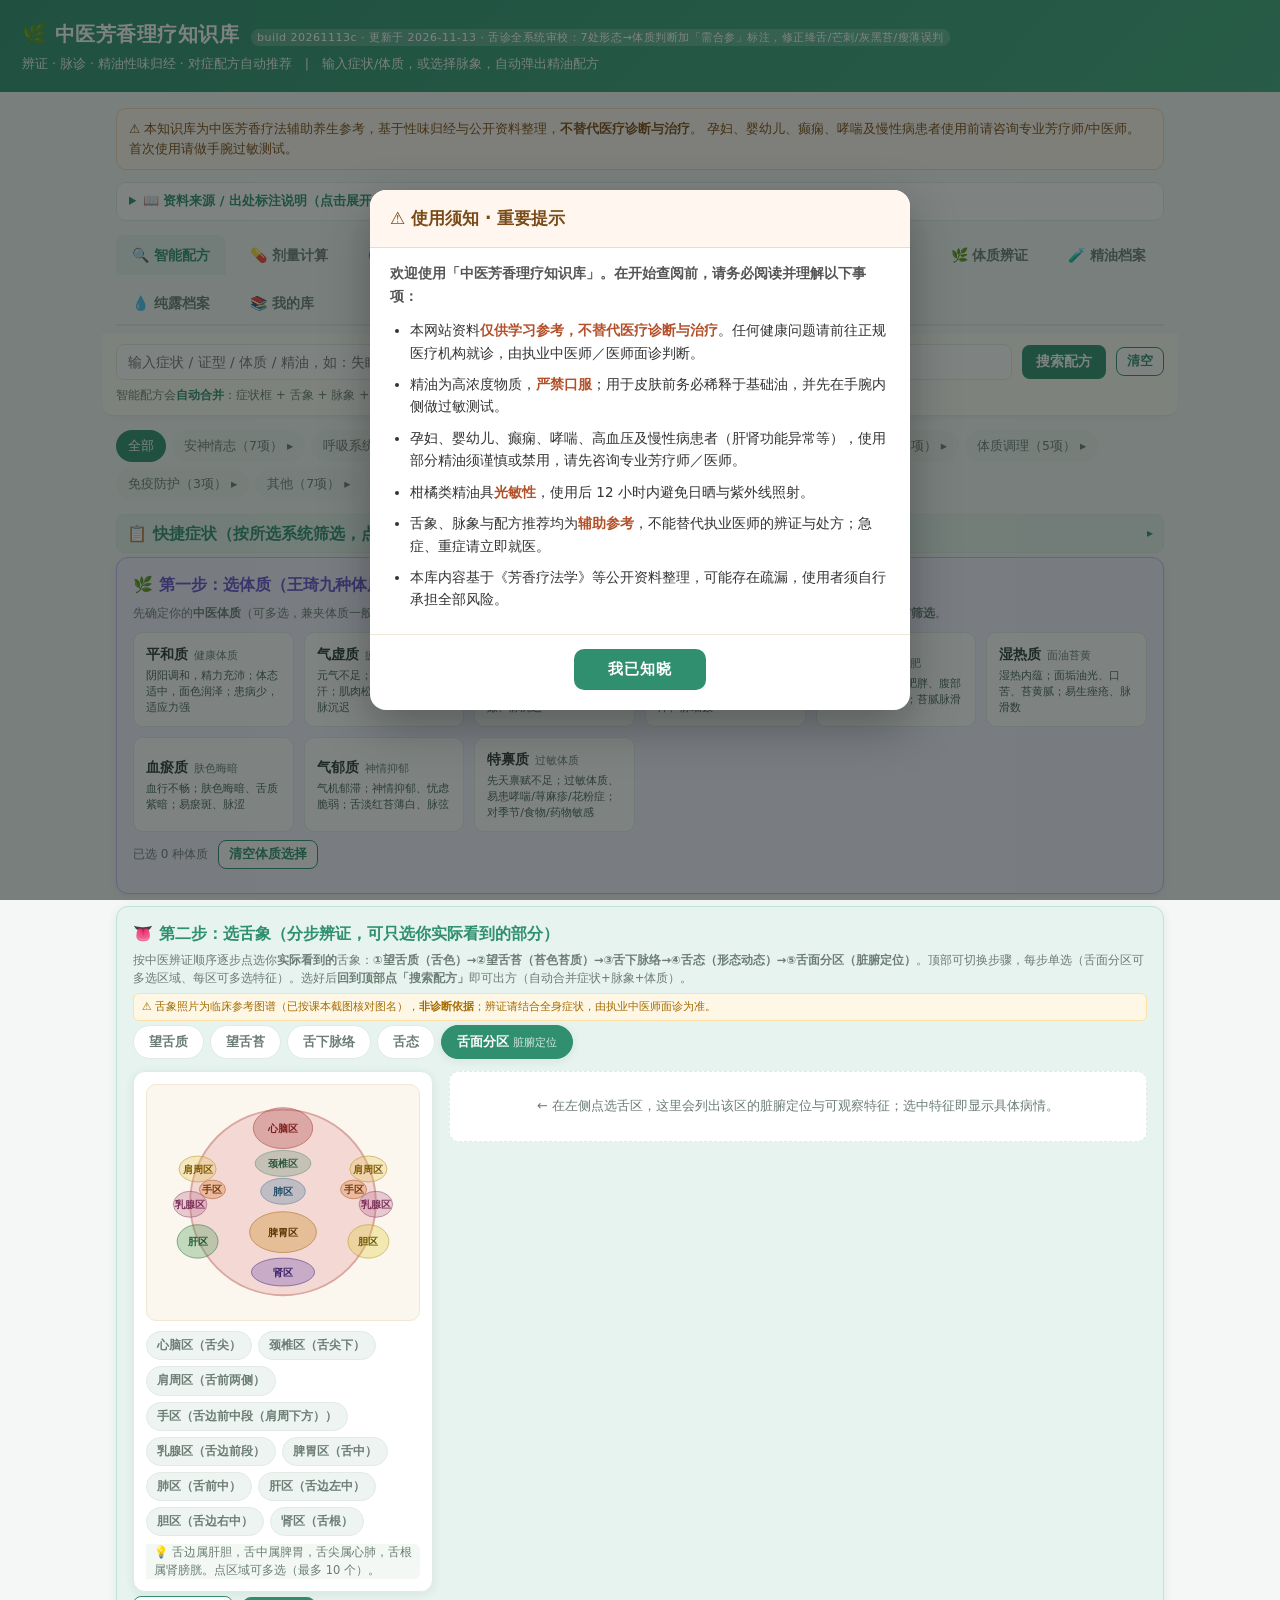
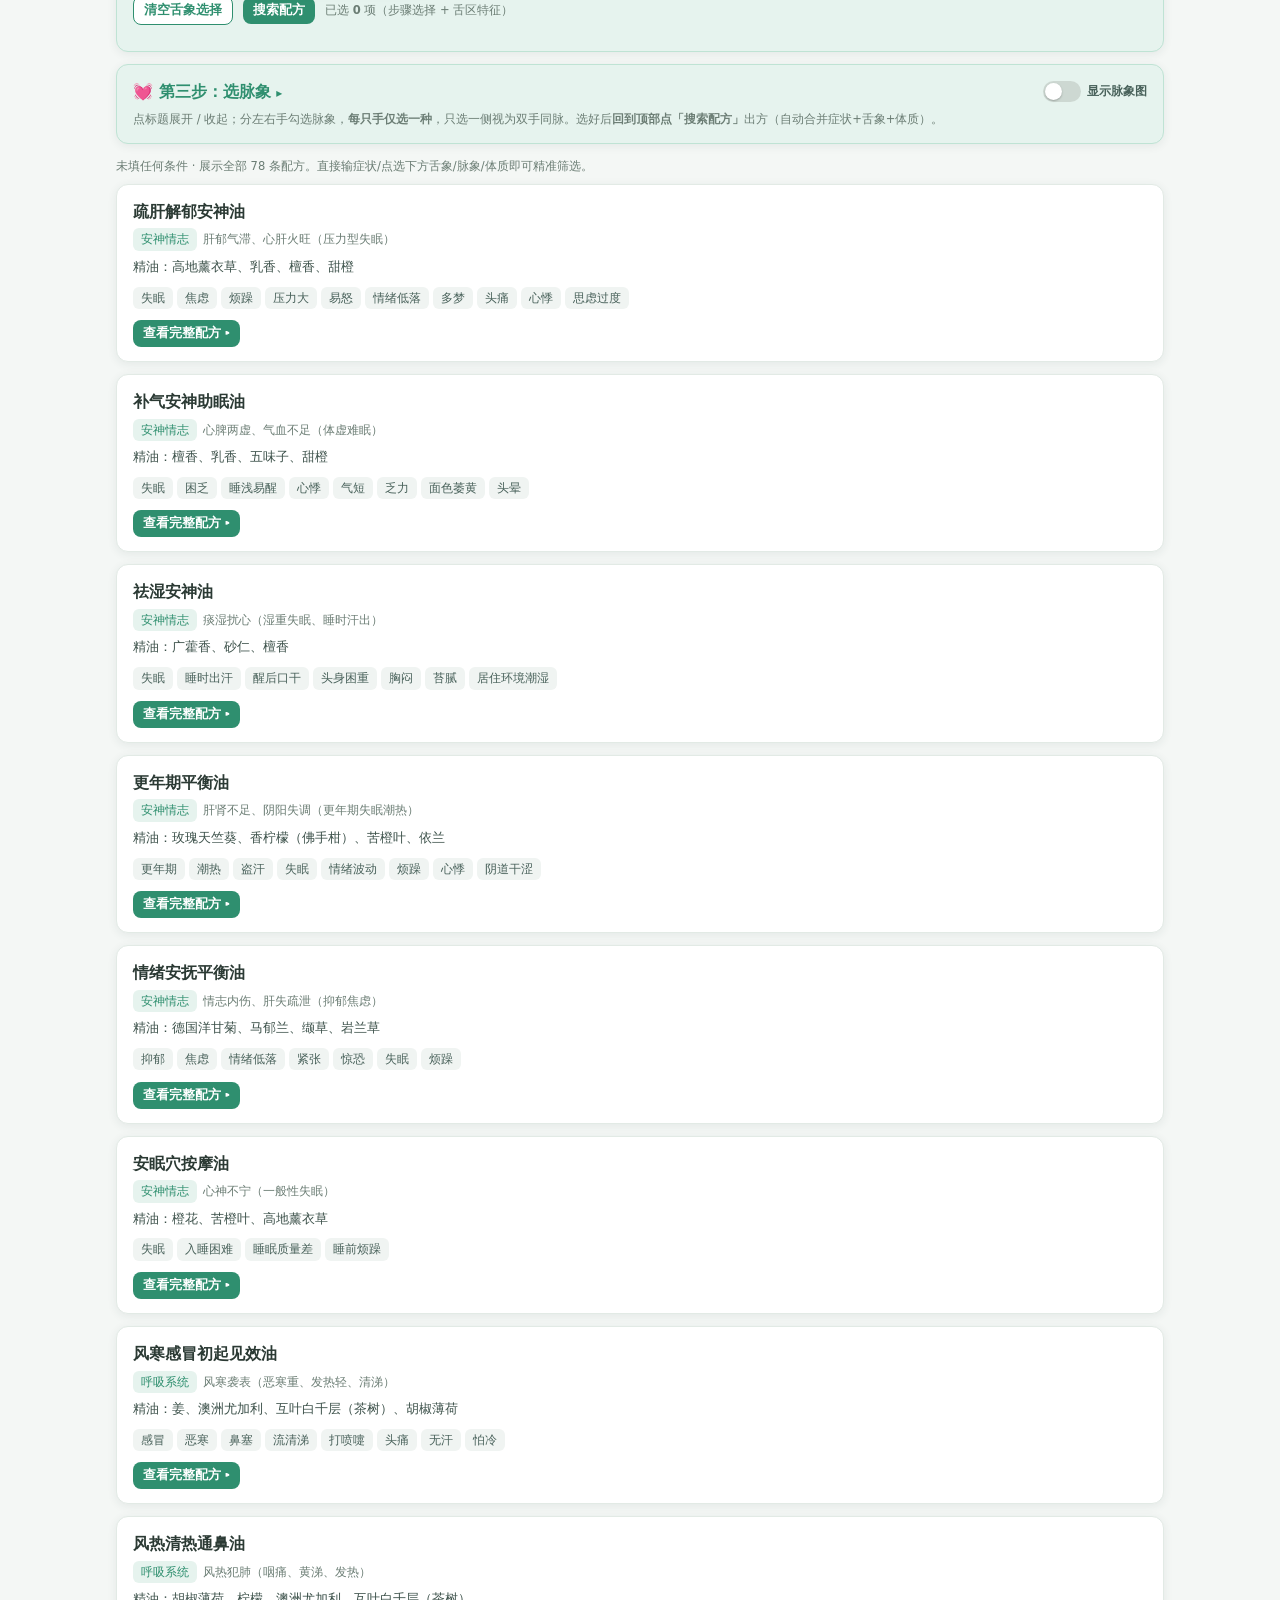
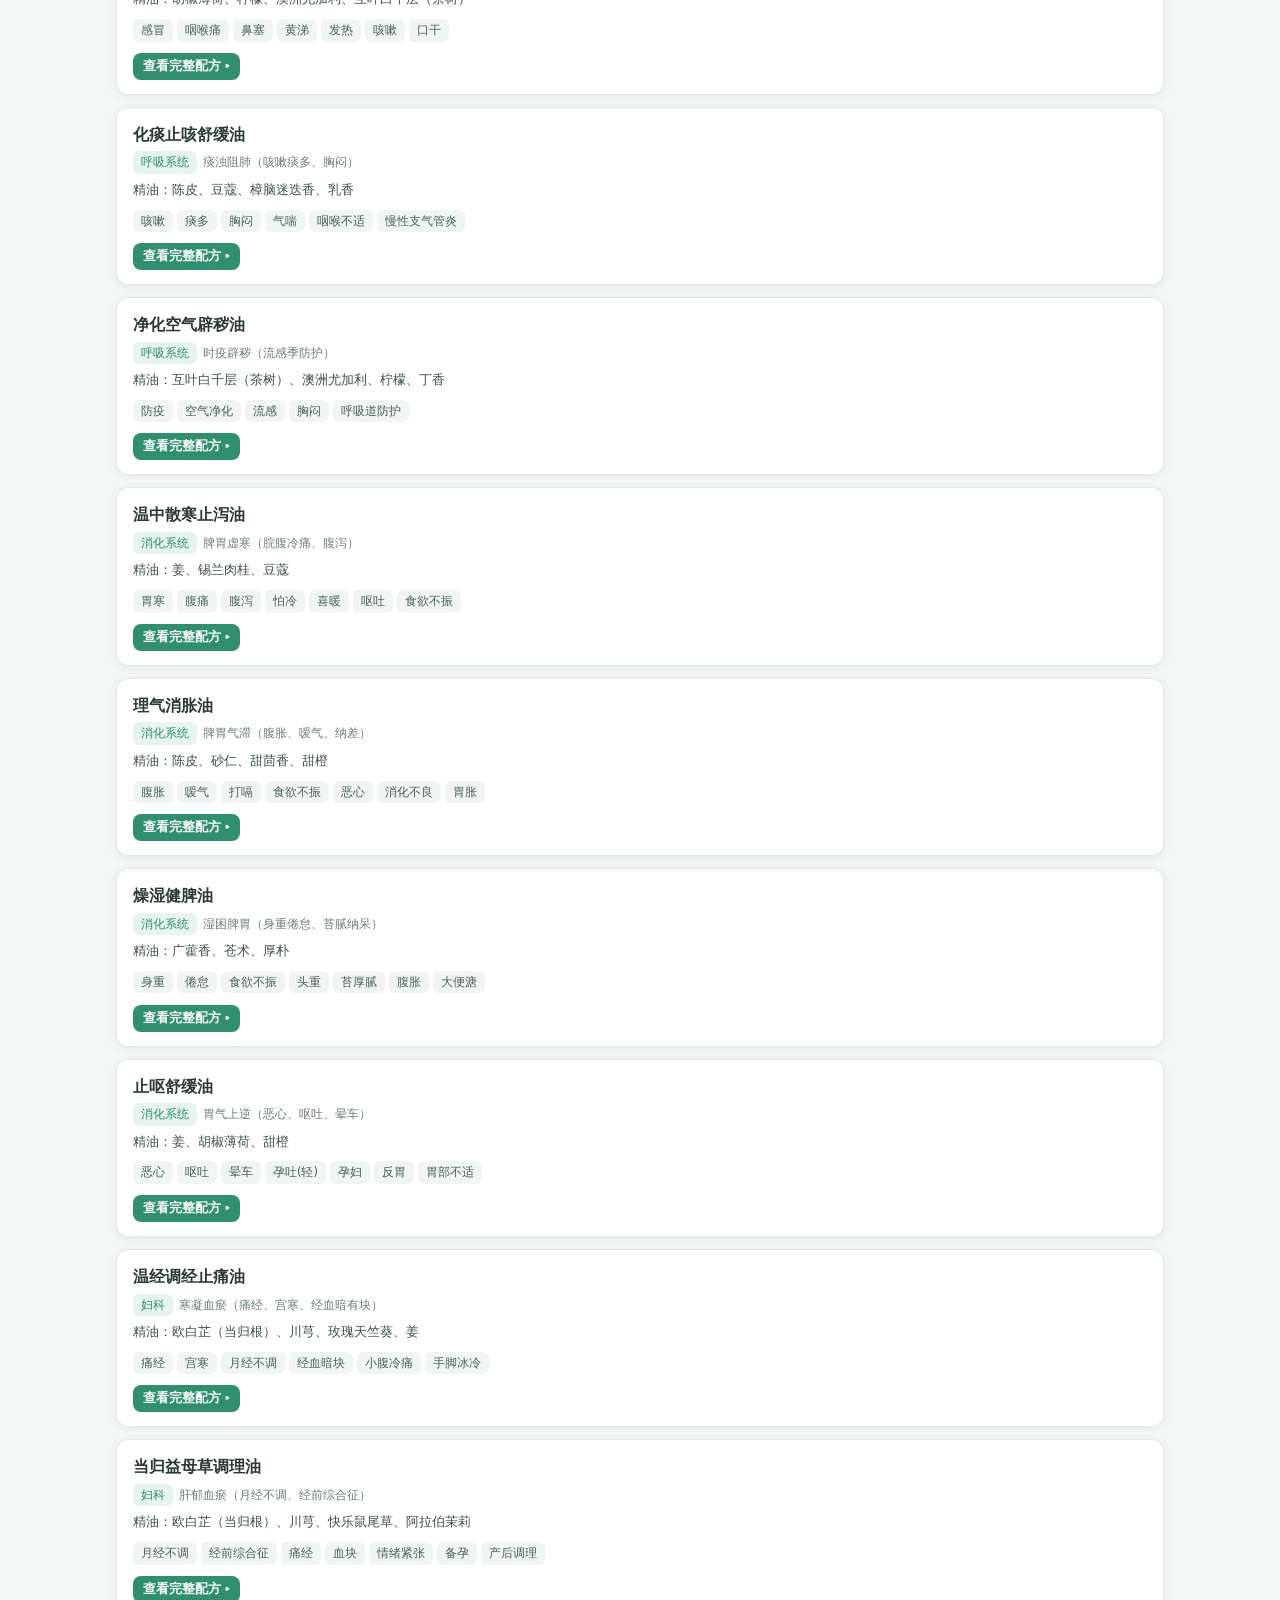
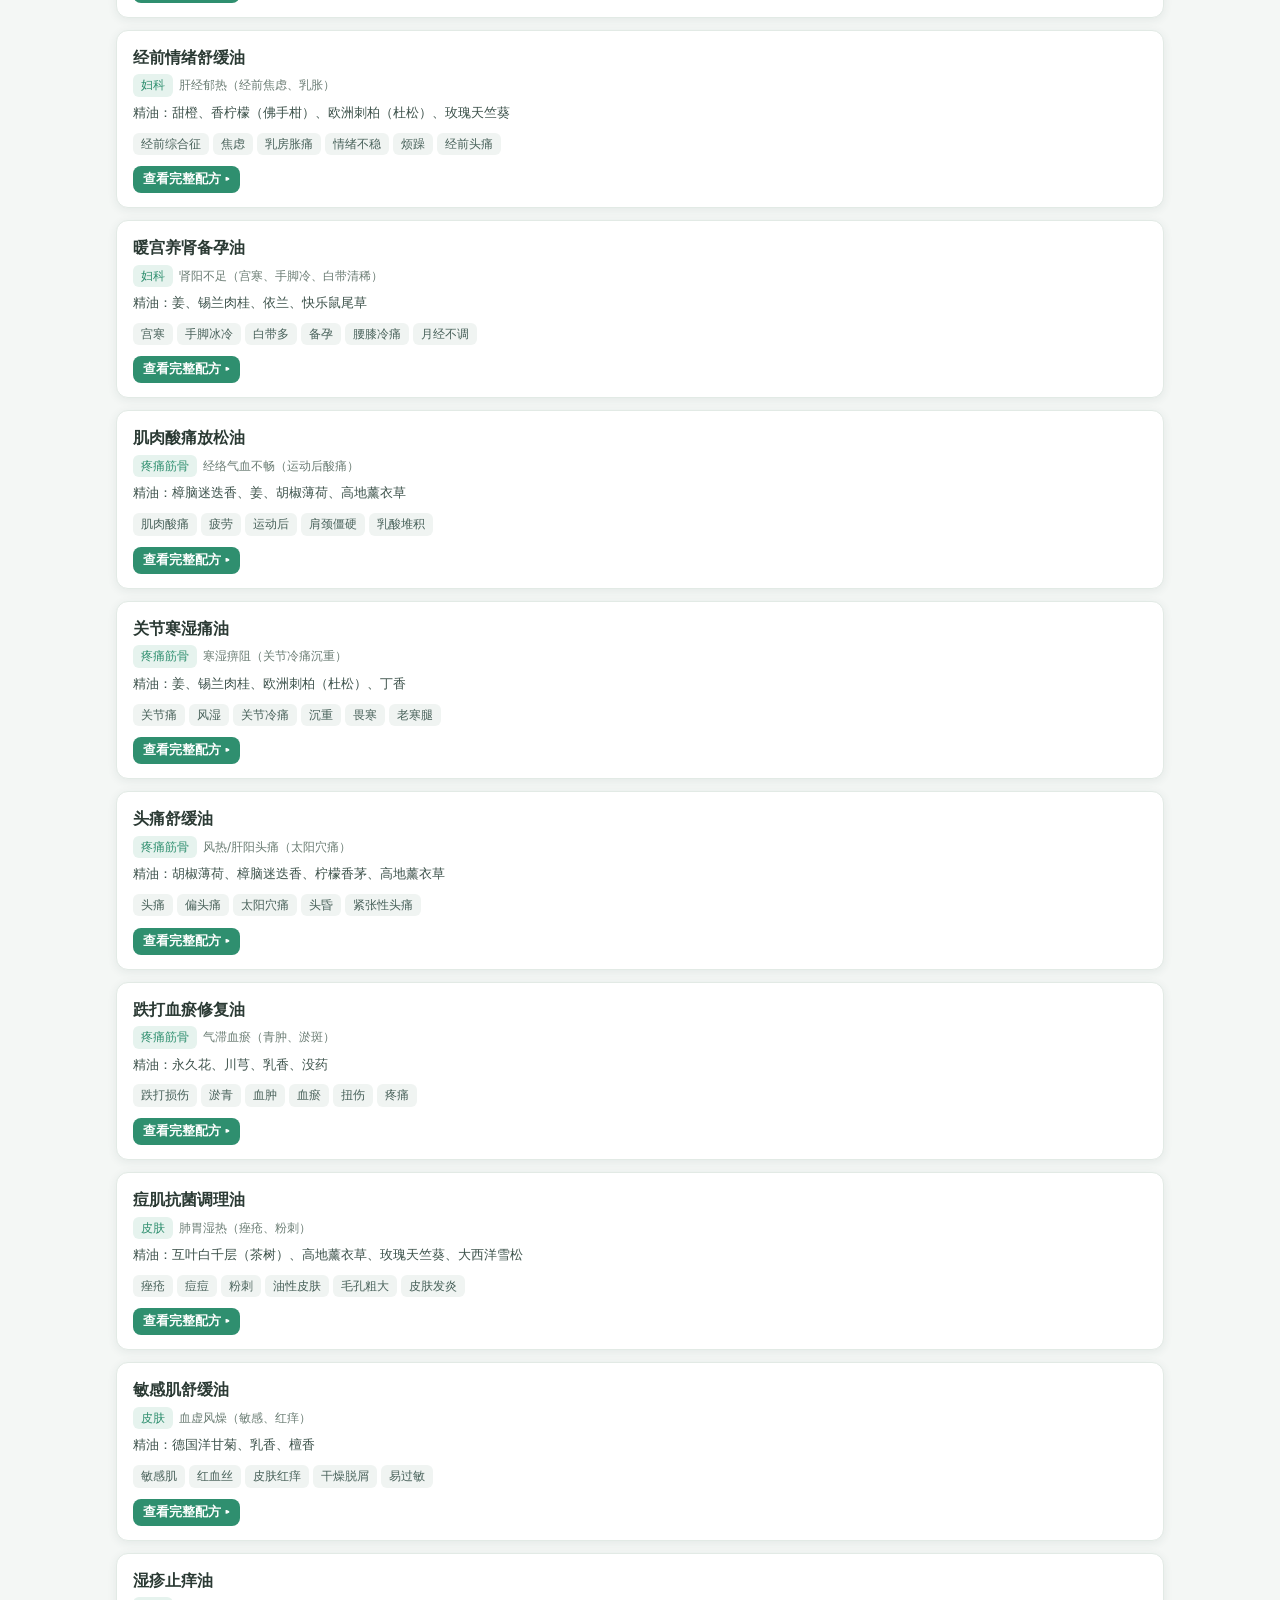
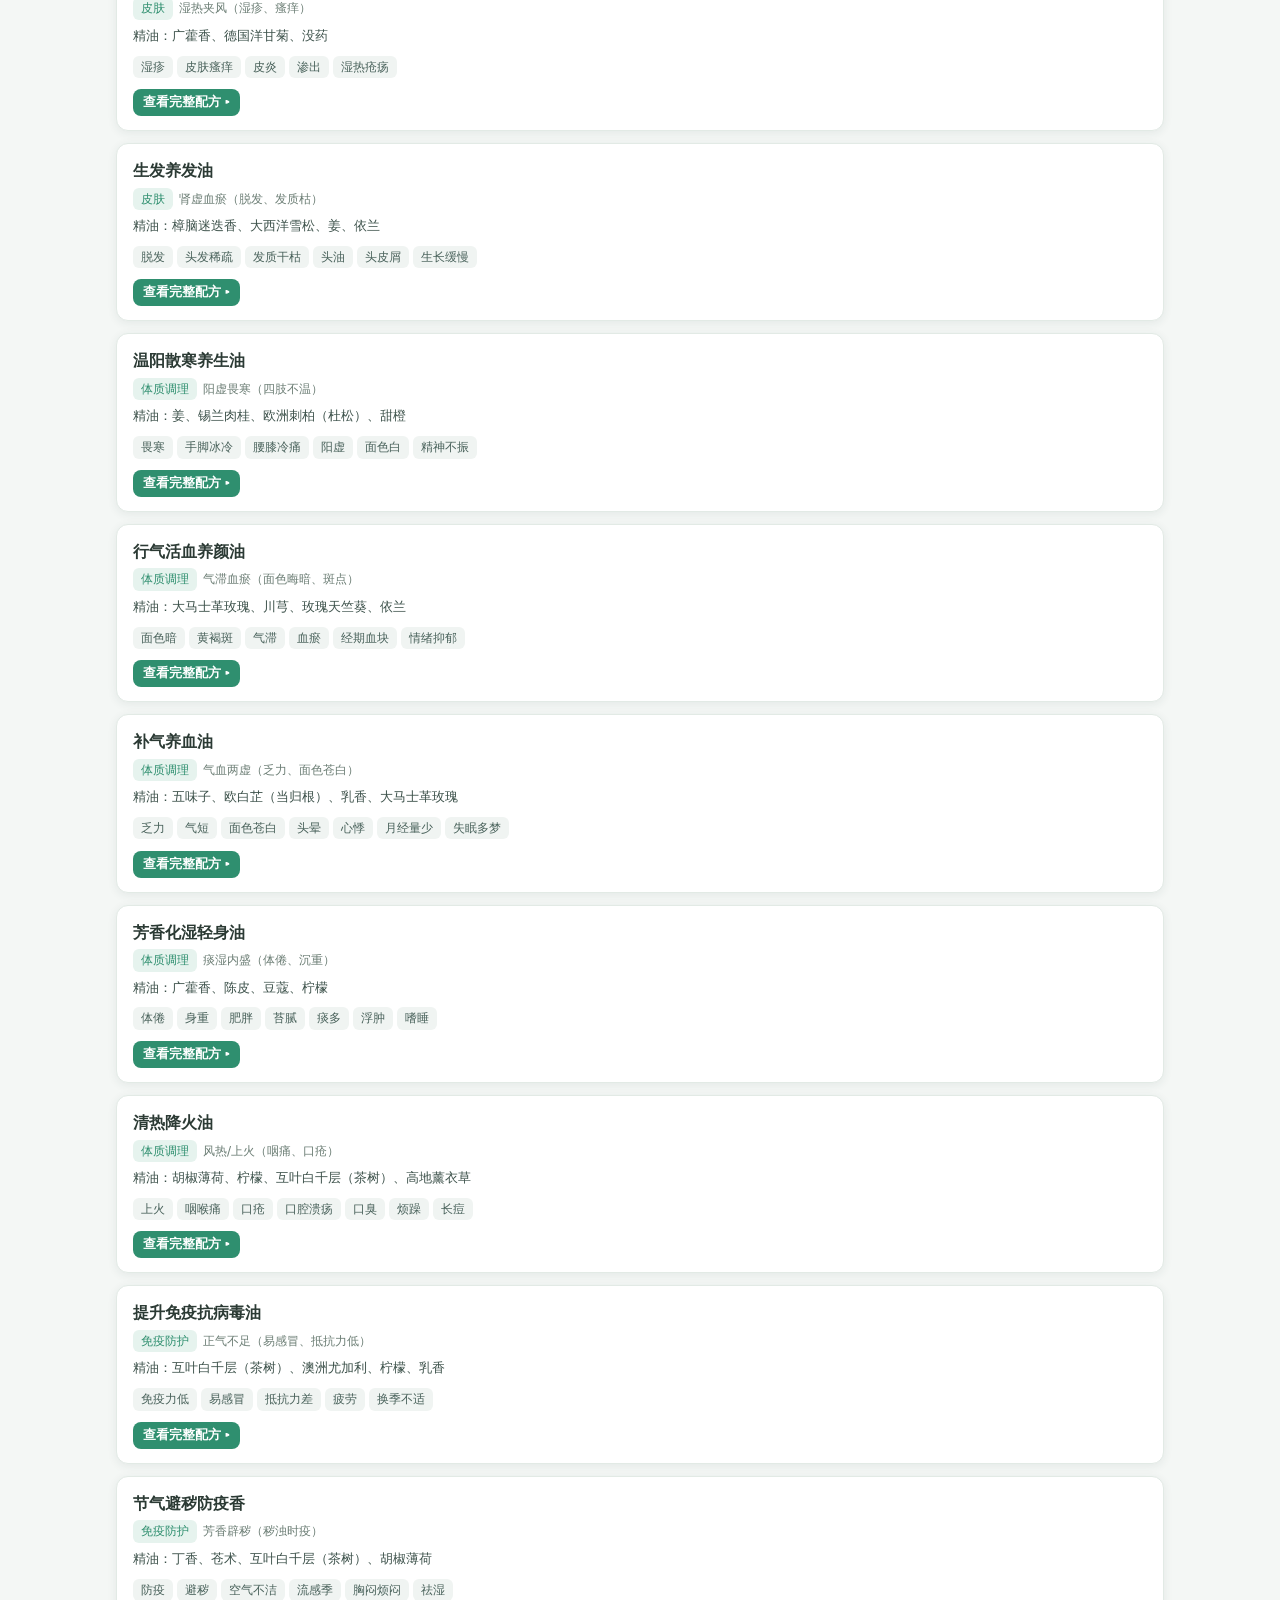
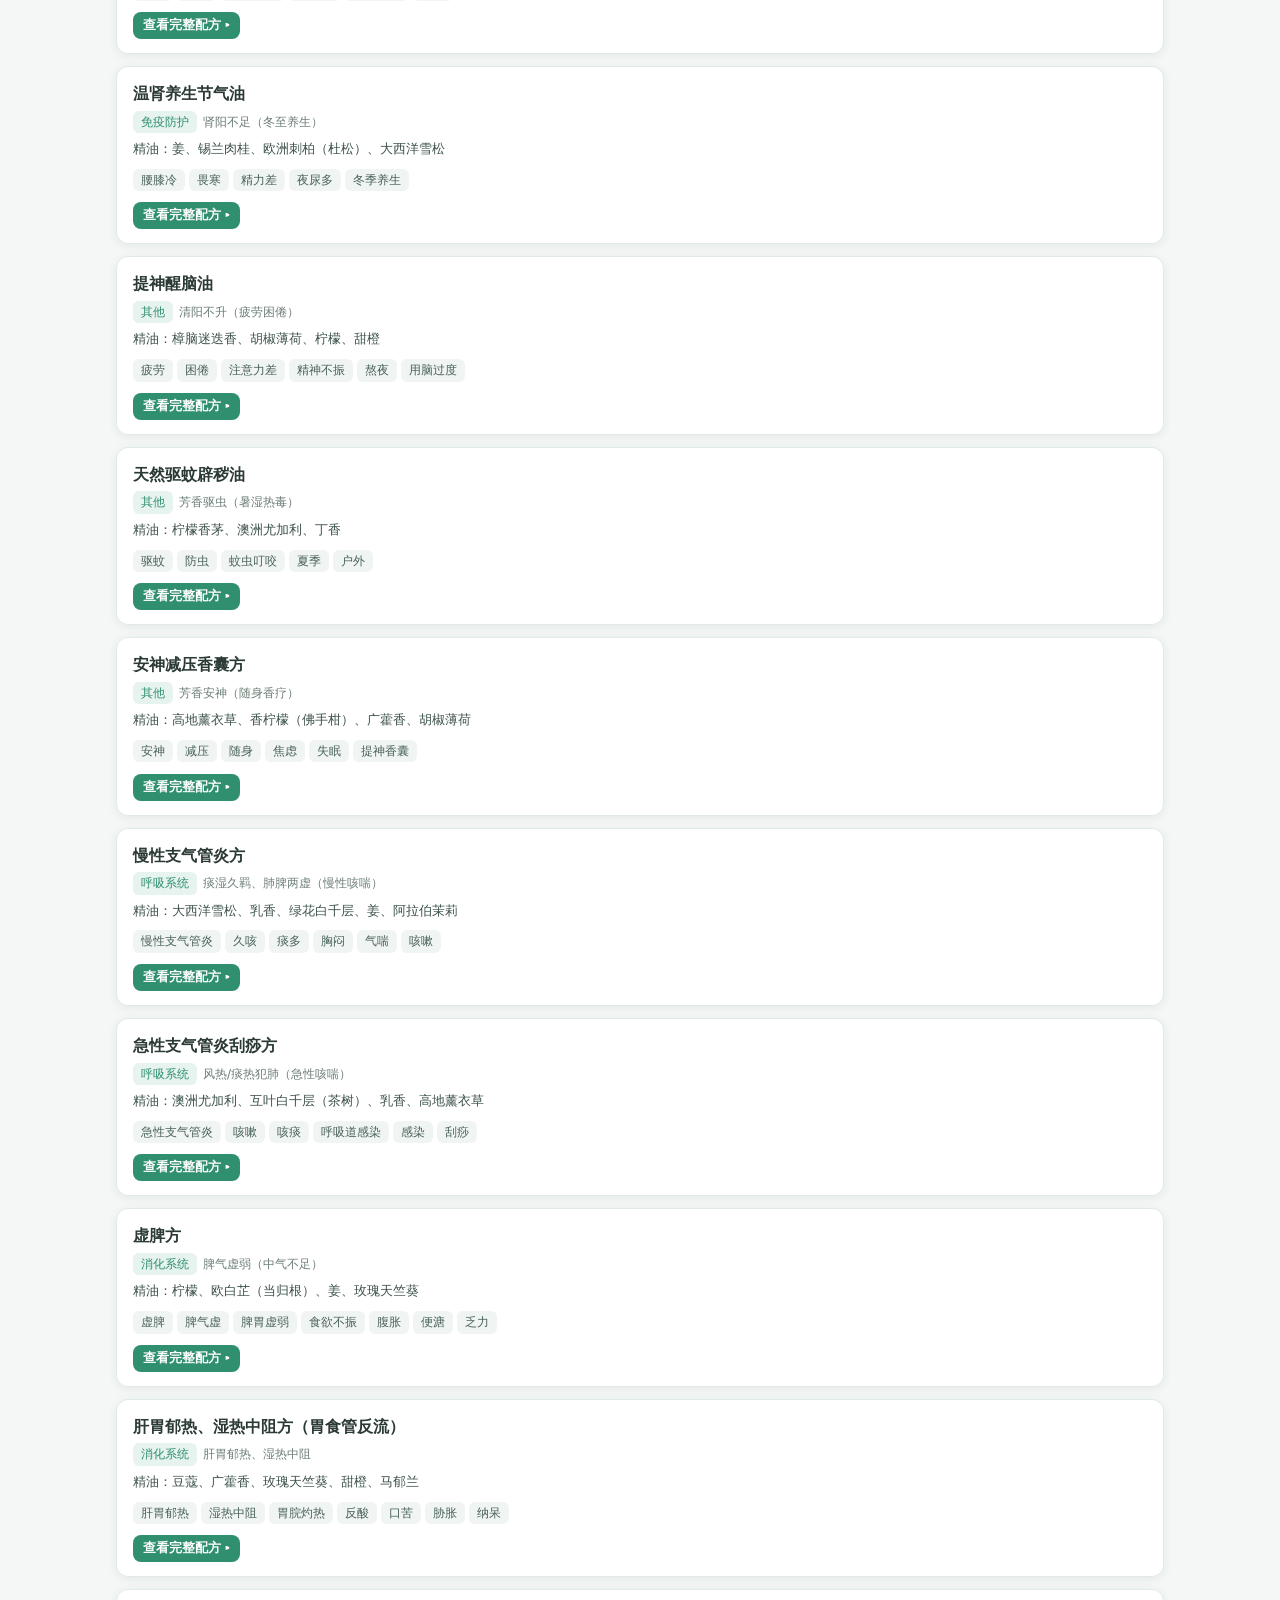
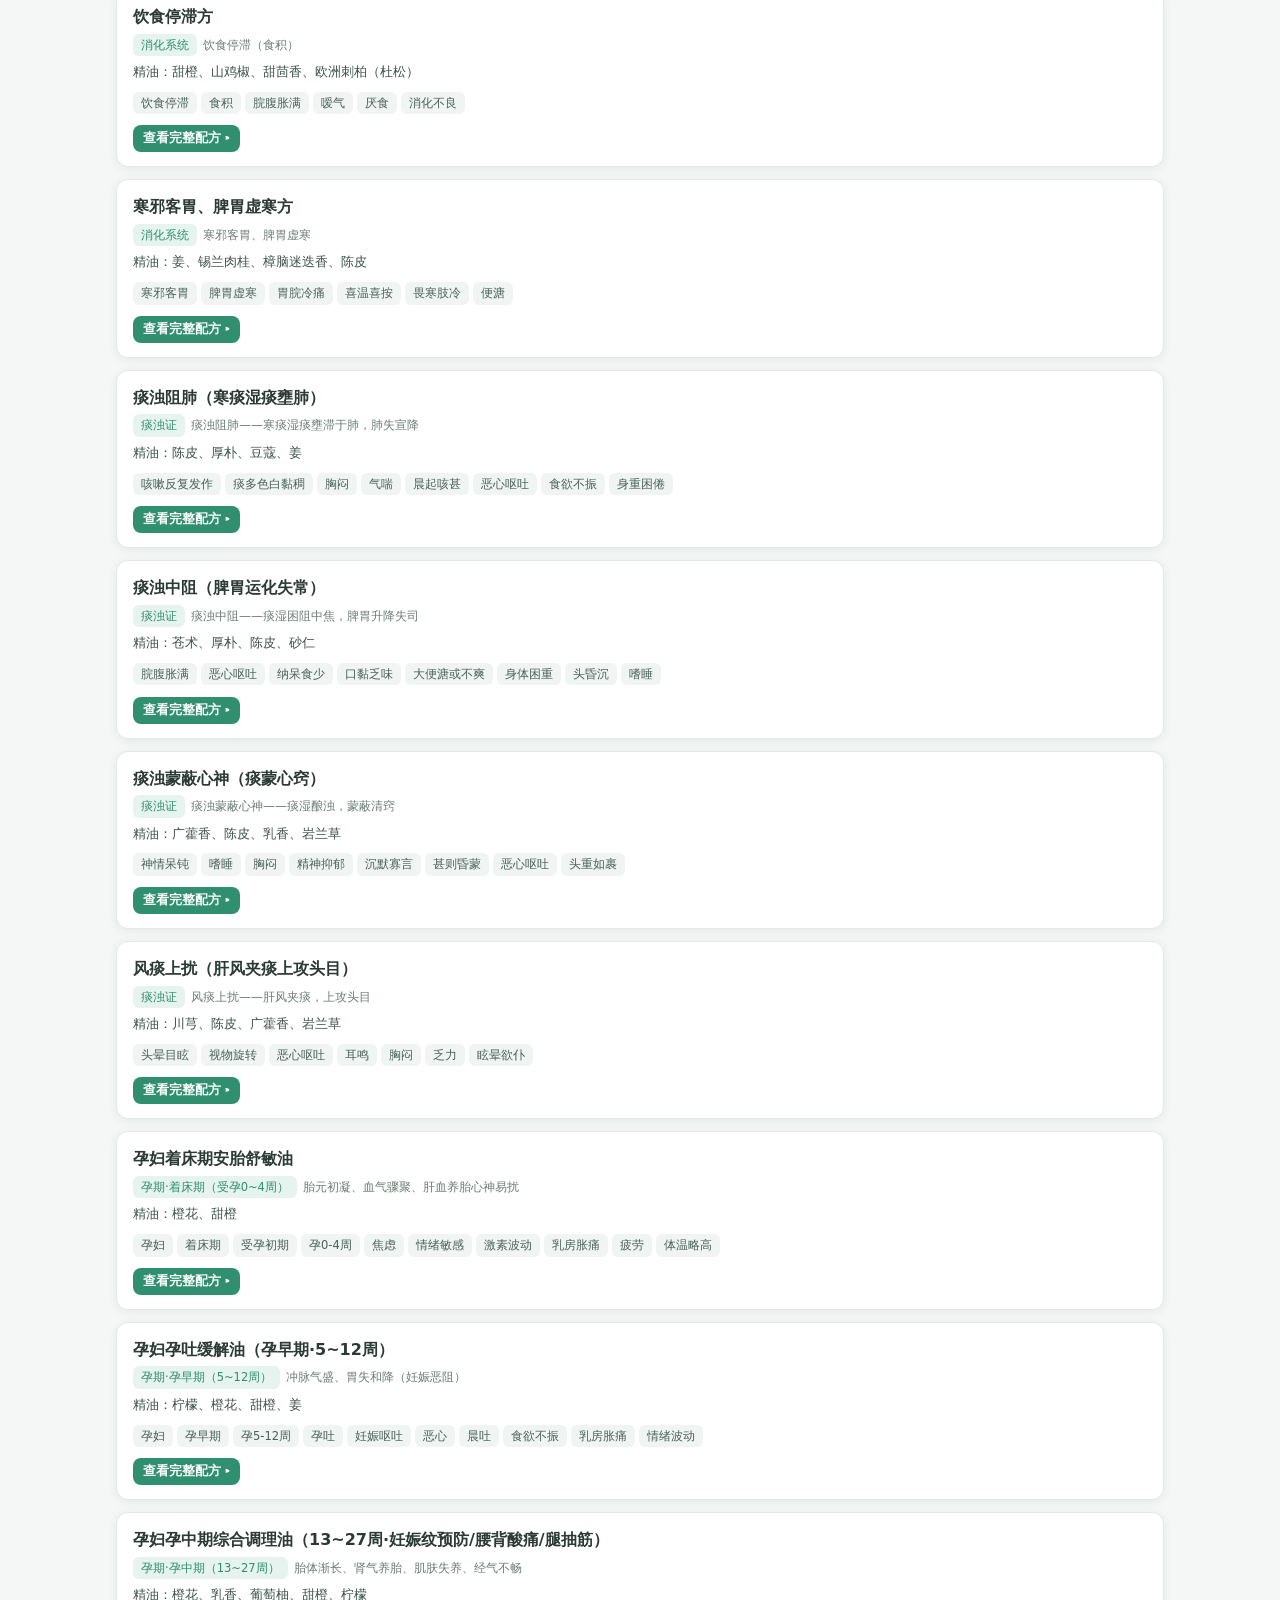
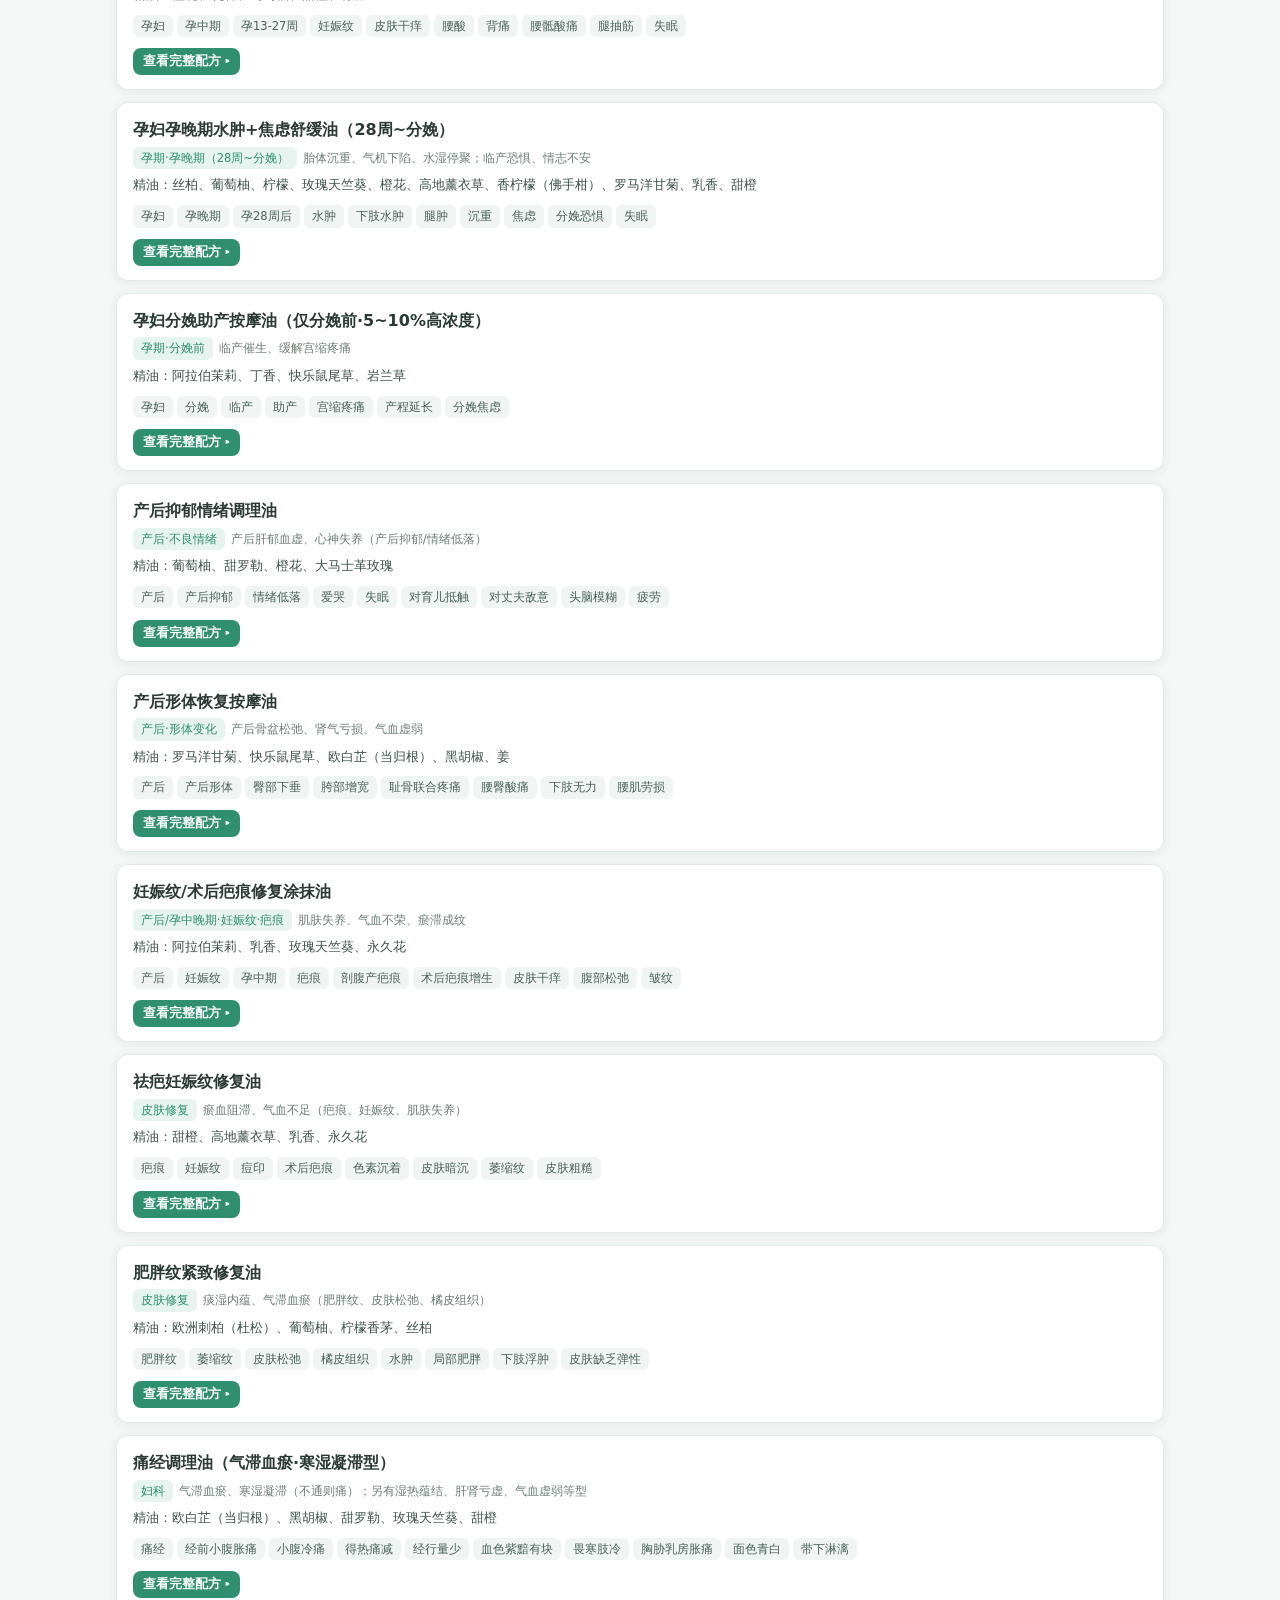
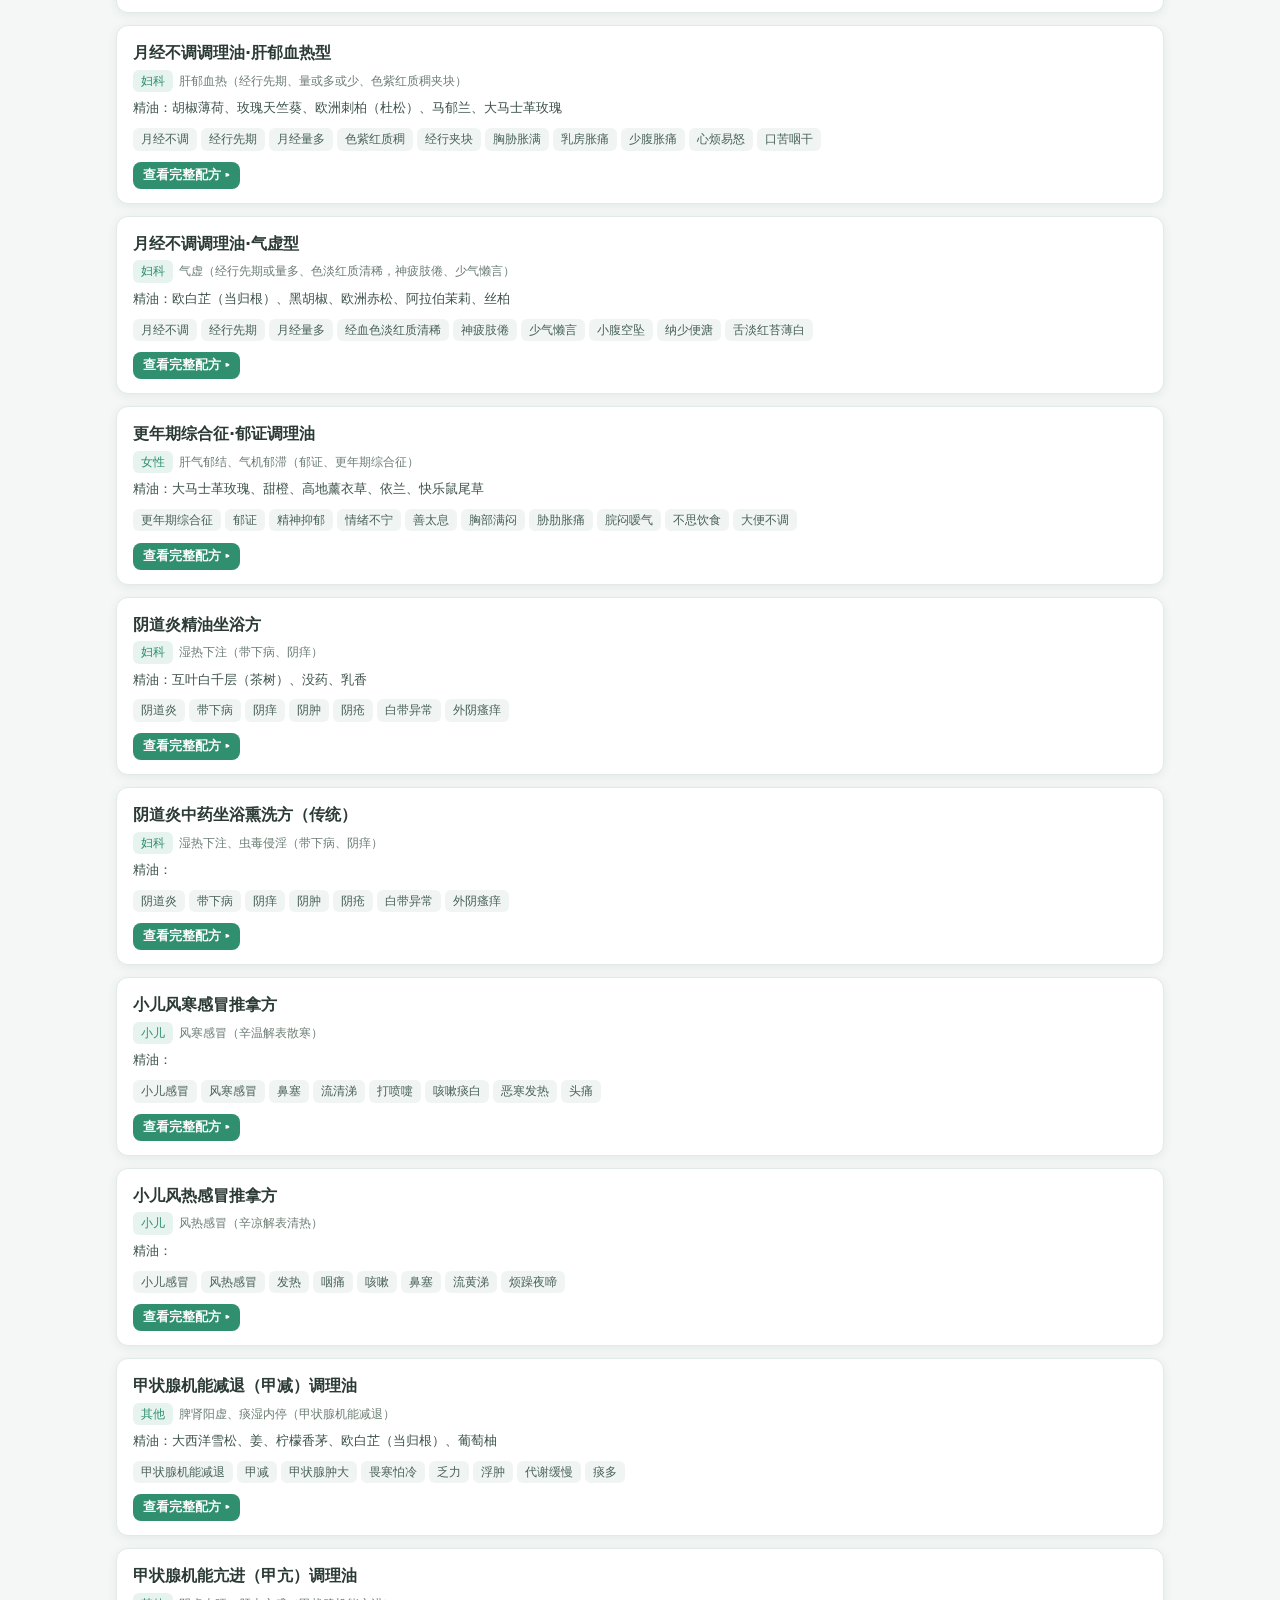
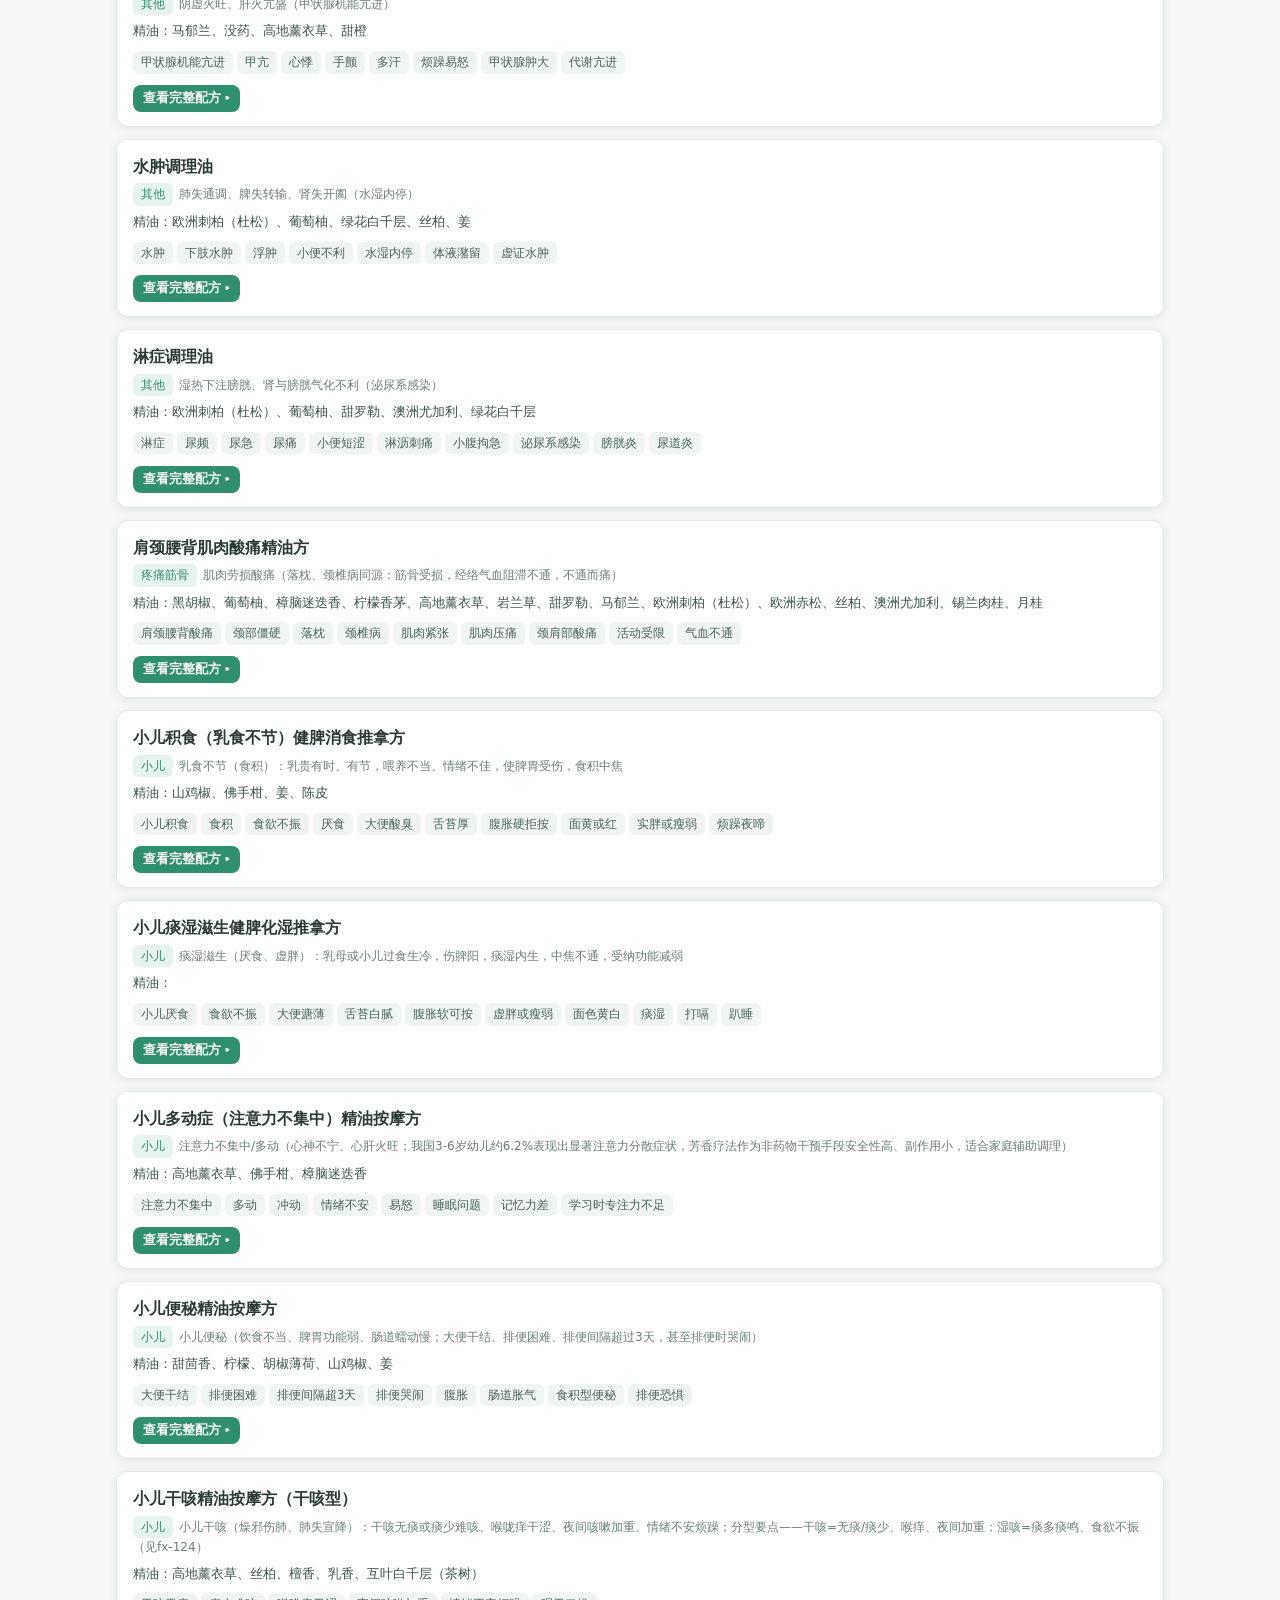
<file: index.html>
<!DOCTYPE html>
<html lang="zh-CN">
<head>
<meta charset="UTF-8" />
<meta name="viewport" content="width=device-width, initial-scale=1.0" />
<meta http-equiv="Cache-Control" content="no-cache, no-store, must-revalidate" />
<meta http-equiv="Pragma" content="no-cache" />
<meta http-equiv="Expires" content="0" />
<title>中医芳香理疗知识库</title>
<link rel="icon" href="data:,">
<style>
  :root{
    --bg:#f4f7f5; --panel:#ffffff; --ink:#2b3a34; --muted:#6b7d74;
    --line:#e2eae5; --accent:#2f8f6f; --accent-soft:#e6f3ee; --warn:#b5651d;
    --chip:#eef4f1; --shadow:0 2px 10px rgba(40,70,60,.08);
  }
  *{box-sizing:border-box;}
  body{margin:0;font-family:"PingFang SC","Microsoft YaHei",system-ui,sans-serif;
    background:var(--bg);color:var(--ink);line-height:1.6;}
  header{background:linear-gradient(135deg,#2f8f6f,#3fa97f);color:#fff;padding:18px 22px;}
  header h1{margin:0;font-size:20px;font-weight:700;letter-spacing:.5px;}
  header p{margin:4px 0 0;font-size:12.5px;opacity:.92;}
  .wrap{max-width:1080px;margin:0 auto;padding:16px;}
  .tabs{display:flex;gap:8px;margin:14px 0;border-bottom:2px solid var(--line);flex-wrap:wrap;}
  .tab{padding:9px 16px;cursor:pointer;border-radius:8px 8px 0 0;font-size:14px;color:var(--muted);font-weight:600;}
  .tab.active{color:var(--accent);background:var(--accent-soft);}
  .toolbar{display:flex;gap:10px;flex-wrap:wrap;align-items:center;margin-bottom:10px;}
  /* 智能配方的悬浮搜索栏：随滚动条钉在视口顶部，半透白底，避免遮挡下方卡片 */
  .sticky-search{position:sticky;top:0;z-index:50;background:rgba(255,253,247,.94);
    -webkit-backdrop-filter:saturate(160%) blur(8px);backdrop-filter:saturate(160%) blur(8px);
    padding:10px 14px;margin:-6px -14px 14px;border-bottom:1px solid rgba(0,0,0,.07);
    border-radius:0 0 12px 12px;box-shadow:0 4px 14px -10px rgba(0,0,0,.18);}
  .sticky-search .toolbar{margin-bottom:6px;}
  .sticky-search .searchhint{font-size:12px;color:var(--muted);margin:0;}
  .sticky-search .searchhint b{color:var(--accent);}
  #results,.diag-card,.count{scroll-margin-top:100px;}
  input[type=text],select,textarea{font-family:inherit;font-size:14px;color:var(--ink);
    border:1px solid var(--line);border-radius:8px;padding:9px 11px;background:#fff;outline:none;}
  input[type=text]:focus,select:focus,textarea:focus{border-color:var(--accent);}
  .search{flex:1;min-width:240px;}
  .syschips{display:flex;gap:6px;flex-wrap:wrap;margin:6px 0 14px;}
  .schip{padding:5px 11px;border-radius:20px;background:var(--chip);font-size:12.5px;cursor:pointer;color:var(--muted);border:1px solid transparent;}
  .schip.active{background:var(--accent);color:#fff;}
  .schip-parent{background:var(--accent-soft);color:var(--accent);border-color:#e6dccd;font-weight:600;}
  .schip-parent.active{background:var(--accent);color:#fff;border-color:var(--accent);}
  .schip-subbox{display:inline-flex;flex-wrap:wrap;gap:6px;margin-left:14px;padding:3px 0 3px 10px;border-left:2px dashed var(--line);}
  .cloud{display:flex;gap:7px;flex-wrap:wrap;margin-bottom:14px;}
  .tag{padding:4px 10px;background:#fff;border:1px solid var(--line);border-radius:16px;font-size:12px;color:var(--muted);cursor:pointer;}
  .tag:hover{border-color:var(--accent);color:var(--accent);}
  .card{background:var(--panel);border:1px solid var(--line);border-radius:12px;padding:14px 16px;margin-bottom:12px;box-shadow:var(--shadow);}
  .card h3{margin:0 0 4px;font-size:16px;color:var(--ink);}
  .meta{font-size:12px;color:var(--muted);margin-bottom:6px;}
  .badge{display:inline-block;background:var(--accent-soft);color:var(--accent);border-radius:6px;padding:2px 8px;font-size:11.5px;margin-right:6px;}
  .sym{display:inline-block;background:#f0f4f2;border-radius:6px;padding:2px 8px;font-size:11.5px;margin:3px 4px 0 0;color:#48615a;}
  .match{color:var(--accent);font-weight:700;}
  .oils-line{font-size:13px;color:#3c514a;margin-top:4px;}
  .btn{background:var(--accent);color:#fff;border:none;border-radius:8px;padding:8px 14px;font-size:13.5px;cursor:pointer;font-weight:600;}
  .btn.ghost{background:#fff;color:var(--accent);border:1px solid var(--accent);}
  .btn.sm{padding:5px 10px;font-size:12.5px;}
  .btn.warn{background:var(--warn);}
  .detail{font-size:13.5px;}
  .detail dl{margin:8px 0;display:grid;grid-template-columns:84px 1fr;gap:4px 10px;}
  .detail dt{color:var(--muted);font-weight:600;}
  .detail dd{margin:0;}
  .blend{background:var(--accent-soft);border-radius:8px;padding:8px 10px;font-size:13px;margin:4px 0;}
  .caution{border-left:3px solid var(--warn);background:#fff7ef;padding:8px 10px;border-radius:0 8px 8px 0;font-size:12.5px;color:#7a4a16;}
  .relnote{border-left:3px solid #4a7d6b;background:#eef6f2;padding:8px 10px;border-radius:0 8px 8px 0;font-size:12.5px;color:#2f5547;margin-top:8px;line-height:1.65;}
  .cmt-note{border-left:3px solid #5b8a72;background:#f0f6f3;padding:7px 10px;border-radius:0 8px 8px 0;font-size:12px;color:#33473e;margin-top:7px;line-height:1.6;}
  .cmt-note b{color:#2f6b48;}
  .cmt-tip{display:block;color:#8a9a90;font-size:10.5px;margin-top:2px;}
  .dr-note{display:inline-block;background:#fff4e6;color:#9a6a20;font-size:11px;padding:1px 8px;border-radius:9px;margin-left:6px;}
  .grid{display:grid;grid-template-columns:repeat(auto-fill,minmax(230px,1fr));gap:12px;}
  .oil{background:#fff;border:1px solid var(--line);border-radius:10px;padding:12px;}
  .oil h4{margin:0 0 4px;font-size:14.5px;}
  .xingwei{font-size:12px;color:var(--accent);font-weight:600;}
  .oil p{margin:5px 0;font-size:12.5px;color:#44544d;}
  .oil .zy{color:var(--warn);font-size:11.5px;}
  .oil .childnote{margin:6px 0 2px;padding:6px 8px;background:#fdf0f0;border:1px solid #e8b4b4;border-left:4px solid #d33;color:#a00;font-size:12px;line-height:1.5;border-radius:4px;}
  .oil .bpnote{margin:6px 0 2px;padding:6px 8px;font-size:12px;line-height:1.5;border-radius:4px;}
  .oil .bpnote.up{background:#fdf0f0;border:1px solid #e8b4b4;border-left:4px solid #d33;color:#a00;}
  .oil .bpnote.down{background:#eef5fd;border:1px solid #b4c8e8;border-left:4px solid #3366bb;color:#0a3a7a;}
  .modal{position:fixed;inset:0;background:rgba(20,40,32,.45);display:none;align-items:flex-start;justify-content:center;padding:30px 12px;overflow:auto;z-index:50;}
  .modal.show{display:flex;}
  .sheet{background:#fff;border-radius:14px;max-width:640px;width:100%;padding:20px;box-shadow:0 12px 40px rgba(0,0,0,.2);}
  .sheet h2{margin:0 0 12px;font-size:18px;}
  .formrow{margin-bottom:11px;}
  .formrow label{display:block;font-size:12.5px;color:var(--muted);margin-bottom:3px;font-weight:600;}
  .formrow input,.formrow select,.formrow textarea{width:100%;}
  textarea{resize:vertical;min-height:46px;}
  .form2{display:grid;grid-template-columns:1fr 1fr;gap:0 12px;}
  .actions{display:flex;gap:8px;justify-content:flex-end;margin-top:8px;flex-wrap:wrap;}
  .disclaimer{background:#fff7ef;border:1px solid #f3d9bf;color:#7a4a16;font-size:12.5px;padding:10px 12px;border-radius:10px;margin-bottom:12px;}
  .empty{text-align:center;color:var(--muted);padding:40px;font-size:14px;}
  .count{font-size:12.5px;color:var(--muted);margin-bottom:8px;}
  .liblist .row{display:flex;justify-content:space-between;align-items:center;gap:8px;}
  .liblist .row .ops{display:flex;gap:6px;}
  .hint{font-size:11.5px;color:var(--muted);margin-top:2px;}
  .diag-card{background:var(--accent-soft);border:1px solid var(--line);border-left:4px solid var(--accent);border-radius:10px;padding:10px 14px;margin:10px 0 12px;font-size:13.5px;line-height:1.75;color:var(--ink);}
  .diag-card .diag-head{font-weight:700;font-size:14.5px;color:var(--accent);margin-bottom:4px;}
  .diag-card .diag-row{margin-top:3px;}
  /* 示意图显示开关（第一步/第二步标题后） */
  .imgswitch{display:inline-flex;align-items:center;gap:6px;font-size:12px;color:#48615a;cursor:pointer;user-select:none;margin-left:10px;vertical-align:middle;}
  .imgswitch input{position:absolute;opacity:0;width:0;height:0;}
  .imgswitch .track{width:38px;height:21px;border-radius:11px;background:#cdd8d2;position:relative;transition:background .2s;flex:none;}
  .imgswitch .track:before{content:"";position:absolute;width:17px;height:17px;border-radius:50%;background:#fff;left:2px;top:2px;transition:transform .2s;box-shadow:0 1px 2px rgba(0,0,0,.25);}
  .imgswitch input:checked + .track{background:var(--accent);}
  .imgswitch input:checked + .track:before{transform:translateX(17px);}
  .imgswitch .lbl{font-weight:600;}
  @media(max-width:560px){.form2{grid-template-columns:1fr;}.detail dl{grid-template-columns:72px 1fr;}}

  /* 脉诊模块 */
  .pulsecards{display:grid;grid-template-columns:repeat(auto-fill,minmax(178px,1fr));gap:10px;margin:8px 0 14px;}
  .pulse-hands{display:grid;grid-template-columns:1fr 1fr;gap:12px;margin:10px 0 6px;}
  .hand-box{border:2px solid #ccc;border-radius:10px;padding:10px 10px 6px;}
  .hand-left{border-color:#e3604a;background:#fff6f4;}
  .hand-right{border-color:#3f9d6d;background:#f1faf4;}
  .hand-title{font-weight:700;font-size:13px;margin-bottom:2px;display:flex;align-items:baseline;gap:6px;flex-wrap:wrap;}
  .hand-left .hand-title{color:#c8432c;}
  .hand-right .hand-title{color:#2f7d54;}
  .hand-sub{font-size:11px;color:#9aa;font-weight:400;}
  @media(max-width:560px){.pulse-hands{grid-template-columns:1fr;}}
  .pulsecard{border:1px solid var(--line);border-radius:10px;padding:10px 12px;cursor:pointer;background:#fff;transition:.15s;}
  .pulsecard:hover{border-color:var(--accent);}
  .pulsecard.sel{background:var(--accent-soft);border-color:var(--accent);box-shadow:var(--shadow);}
  .pulsecard h4{margin:0 0 4px;font-size:15px;}
  .pulsecard .pf{font-size:11.5px;color:var(--muted);}
  .pulsecard .pz{font-size:12px;color:#48615a;margin-top:4px;}
  .pulsesites{display:flex;gap:12px;flex-wrap:wrap;margin:8px 0 6px;}
  .psites-title{width:100%;font-weight:700;font-size:13px;color:var(--accent);margin-bottom:2px;}
  .psites-group{flex:1;min-width:230px;border:2px solid #ccc;border-radius:10px;padding:10px 12px;}
  .psites-group.psite-left{border-color:#e58;background:#fff5f7;}
  .psites-group.psite-right{border-color:#3a8;background:#f0faf6;}
  .psites-h{font-weight:700;font-size:13px;margin-bottom:6px;}
  .psite-left .psites-h{color:#c8432c;}
  .psite-right .psites-h{color:#2f7d54;}
  .psite{display:flex;align-items:baseline;gap:6px;padding:5px 0;border-top:1px dashed #e6e6e6;}
  .psite:first-child{border-top:none;}
  .ps-part{font-weight:700;color:#888;width:24px;flex:none;}
  .ps-organ{font-weight:700;color:#22325a;}
  .ps-fu{font-size:11.5px;color:#666;}
  .ps-note{font-size:10.5px;color:#9aa;margin-left:auto;text-align:right;}
  @media(max-width:560px){.pulsesites{flex-direction:column;}}
  .pulse-summary{background:var(--accent-soft);border-radius:10px;padding:10px 12px;font-size:13px;margin-bottom:12px;line-height:1.7;}
  .srcbox{background:#fff;border:1px solid var(--line);border-radius:10px;padding:8px 12px;margin-bottom:12px;font-size:12.5px;color:var(--muted);}
  .srcbox summary{cursor:pointer;font-weight:600;color:var(--accent);font-size:13px;}
  .srcbox ol{margin:8px 0 0;padding-left:18px;}
  .srcbox li{margin:5px 0;line-height:1.6;}
  .srcbadge{display:inline-block;background:#eef4f1;border:1px solid var(--line);border-radius:6px;padding:1px 7px;font-size:11px;color:#48615a;margin-left:6px;}
  .oildiv{border:none;border-top:1px dashed var(--line);margin:8px 0;}
  .oil p{margin:3px 0;line-height:1.5;}

  /* 脉象示意图 */
  .psvg{display:block;width:100%;height:auto;background:#f7faf8;border:1px solid var(--line);border-radius:8px;margin:6px 0 1px;}
  .pulselabel{font-size:10px;color:#9aa;text-align:center;margin-bottom:2px;}
  /* 舌诊模块 */
  .tongue-groups{margin:8px 0 4px;}
  .tonguecat{font-weight:700;font-size:12.5px;color:var(--accent);margin:10px 0 5px;display:flex;align-items:center;gap:6px;}
  .tonguecat .cn{font-size:11px;color:var(--muted);font-weight:400;}
  .tonguecards{display:grid;grid-template-columns:repeat(auto-fill,minmax(168px,1fr));gap:10px;}
  .tonguecard{border:1px solid var(--line);border-radius:10px;padding:10px 12px;cursor:pointer;background:#fff;transition:.15s;}
  .tonguecard:hover{border-color:var(--accent);}
  .tonguecard.sel{background:var(--accent-soft);border-color:var(--accent);box-shadow:var(--shadow);}
  .tonguecard h4{margin:0 0 4px;font-size:14.5px;}
  .tonguecard .tf{font-size:11px;color:var(--muted);min-height:28px;}
  .tonguecard .tz{font-size:11.5px;color:#48615a;margin-top:4px;}
  .tonguecard .tphoto{display:block;width:100%;height:auto;aspect-ratio:220/315;object-fit:cover;margin:6px auto;border-radius:8px;cursor:zoom-in;border:1px solid var(--line);background:#fff;}
  .tonguecard .tphoto:hover{border-color:var(--accent);box-shadow:0 2px 6px rgba(0,0,0,.08);}
  .tphoto-fallback{font-size:11px;color:var(--muted);text-align:center;margin:4px 0;}
  .tonguephoto-disclaimer{font-size:11px;color:#a26b00;background:#fff7e6;border:1px solid #ffe1a3;border-radius:6px;padding:5px 8px;margin:6px 0 4px;line-height:1.45;}
  .tsvg{display:block;width:100%;height:auto;background:#f7faf8;border:1px solid var(--line);border-radius:8px;margin:6px 0 2px;}
  .tonguelabel{font-size:10px;color:#9aa;text-align:center;margin-bottom:2px;}
  .tonguekey{font-size:11px;color:#22325a;background:#eef3ff;border:1px solid #d6e0ff;border-radius:6px;padding:2px 6px;margin:1px 0 4px;text-align:center;line-height:1.45;font-weight:600;white-space:normal;}

  /* 分布舌诊（舌面分区定位·交互） */
  .dz-wrap{display:grid;grid-template-columns:300px 1fr;gap:16px;align-items:start;margin:6px 0 4px;}
  @media(max-width:760px){.dz-wrap{grid-template-columns:1fr}}
  .dz-map{background:#fff;border:1px solid var(--line);border-radius:12px;padding:12px;box-shadow:var(--shadow);position:sticky;top:14px;}
  @media(max-width:760px){.dz-map{position:static}}
  .dz-mapbox{background:#fbf6ee;border:1px solid #f1e8d4;border-radius:10px;padding:6px;display:flex;align-items:center;justify-content:center;line-height:0;}
  .dz-mapbox svg{width:100%;height:auto;display:block;}
  .dz-zone{cursor:pointer;transition:.15s;}
  .dz-zone:hover .dz-fill{opacity:.55;}
  .dz-zone.sel .dz-fill{opacity:.7;stroke-width:2.5;}
  .dz-zone .dz-fill{transition:.15s;}
  .dz-chips{display:flex;flex-wrap:wrap;gap:6px;margin:10px 0 2px;}
  .dz-chip{padding:4px 10px;border-radius:16px;background:var(--chip,#f3ece0);border:1px solid var(--line);font-size:12px;color:var(--muted);cursor:pointer;font-weight:600;transition:.15s;white-space:nowrap;}
  .dz-chip:hover{border-color:var(--accent);color:var(--accent);}
  .dz-chip.sel{background:var(--accent);border-color:var(--accent);color:#fff;}
  .dz-tip{font-size:11.5px;color:var(--muted);line-height:1.5;margin-top:8px;border-left:3px solid var(--accent2);padding-left:8px;background:#f3f8f4;border-radius:0 6px 6px 0;}
  .dz-actions{display:flex;align-items:center;gap:8px;flex-wrap:wrap;margin-top:12px;padding-top:10px;border-top:1px dashed var(--line);}
  .dz-actions .count{font-size:12px;color:var(--muted);}
  .dz-links{display:flex;align-items:center;gap:8px;flex-wrap:wrap;margin-top:8px;padding-top:8px;border-top:1px dashed var(--line);}
  /* 五步切换器 + 单选项卡片 */
  .dz-steps{display:flex;flex-wrap:wrap;gap:6px;margin:4px 0 12px;}
  .dz-step-btn{padding:7px 15px;border-radius:18px;background:#fff;border:1px solid var(--line);font-size:13px;font-weight:600;color:var(--muted);cursor:pointer;transition:.15s;white-space:nowrap;}
  .dz-step-btn:hover{border-color:var(--accent);color:var(--accent);}
  .dz-step-btn.active{background:var(--accent);border-color:var(--accent);color:#fff;box-shadow:var(--shadow);}
  .dz-step-btn .dz-step-sub{font-size:10.5px;font-weight:400;opacity:.8;margin-left:4px;}
  .dz-pickbar{display:flex;align-items:center;gap:10px;flex-wrap:wrap;margin:0 0 12px;}
  /* 舌诊页移动端：分区很长，「搜索配方」按钮常驻底部悬浮，不用滚回顶部 */
  @media(max-width:760px){
    #tab-tongue{padding-bottom:92px;}
    #tab-tongue .dz-pickbar{
      position:fixed;left:0;right:0;bottom:0;z-index:60;
      margin:0;padding:10px 14px;justify-content:center;flex-wrap:nowrap;
      background:rgba(255,253,247,.96);
      -webkit-backdrop-filter:saturate(160%) blur(8px);backdrop-filter:saturate(160%) blur(8px);
      border-top:1px solid var(--line);
      box-shadow:0 -4px 16px -8px rgba(0,0,0,.28);
    }
    #tab-tongue .dz-pickbar .count{font-size:12px;color:var(--muted);}
  }
  /* 脉诊 / 手诊：出配方按钮常驻，移动端底部悬浮（与舌诊一致，长页面不用滚回顶部） */
  .pickbar{display:flex;align-items:center;gap:10px;flex-wrap:wrap;margin:12px 0;}
  @media(max-width:760px){
    #tab-pulse{padding-bottom:92px;}
    #tab-hand{padding-bottom:92px;}
    #tab-edema{padding-bottom:92px;}
    #tab-pulse .pickbar, #tab-hand .pickbar, #tab-edema .pickbar{
      position:fixed;left:0;right:0;bottom:0;z-index:60;
      margin:0;padding:10px 14px;justify-content:center;flex-wrap:nowrap;
      background:rgba(255,253,247,.96);
      -webkit-backdrop-filter:saturate(160%) blur(8px);backdrop-filter:saturate(160%) blur(8px);
      border-top:1px solid var(--line);
      box-shadow:0 -4px 16px -8px rgba(0,0,0,.28);
    }
  }
  /* ===== 水肿辨证 ===== */
  .edema-sec{line-height:1.7;}
  .edema-table{width:100%;border-collapse:collapse;font-size:13px;margin:8px 0;background:#fff;border-radius:10px;overflow:hidden;}
  .edema-table th,.edema-table td{border:1px solid var(--line);padding:8px 10px;text-align:left;vertical-align:top;}
  .edema-table th{background:var(--accent-soft);font-weight:600;}
  .edema-table tr:nth-child(even) td{background:#fafcfb;}
  .yx-pill{display:inline-block;padding:1px 8px;border-radius:10px;font-size:11px;font-weight:600;margin-right:4px;white-space:nowrap;}
  .yx-yang{background:#fdeee8;color:#c0562f;}
  .yx-yin{background:#eef0fb;color:#4a5aa8;}
  .redline{border-left:3px solid #d9534f;background:#fdf0ef;padding:9px 12px;border-radius:0 8px 8px 0;font-size:13px;color:#7a2b26;margin:10px 0;line-height:1.7;}
  .redline b{color:#b02a22;}
  .step-list{margin:6px 0;padding-left:20px;}
  .step-list li{margin:5px 0;}
  .dz-opts{display:grid;grid-template-columns:repeat(auto-fill,minmax(168px,1fr));gap:10px;}
  .dz-optcard{border:1px solid var(--line);border-radius:10px;padding:12px 14px;cursor:pointer;background:#fff;transition:.15s;font-size:13.5px;line-height:1.45;}
  .dz-optcard:hover{border-color:var(--accent);}
  .dz-optcard.sel{background:var(--accent-soft);border-color:var(--accent);box-shadow:var(--shadow);font-weight:600;}
  .dz-optcard .dz-oc-note{font-size:11px;color:var(--muted);margin-top:5px;line-height:1.45;}
  .dz-optcard .dz-oc-tags{font-size:10.5px;color:#6a86b8;margin-top:4px;}
  .dz-oc-tizhi{font-size:10.5px;color:#2563eb;margin-top:3px;font-weight:600;}
  .dz-photo{display:block;width:auto;height:auto;max-width:100%;max-height:160px;margin:8px auto 0;border-radius:8px;border:1px solid var(--line);background:transparent;}
  .dz-photo:hover{border-color:var(--accent);box-shadow:0 2px 6px rgba(0,0,0,.08);}
  .dz-photo-none{font-size:11px;color:var(--muted);margin-top:6px;font-style:italic;background:#f8faf8;border:1px dashed var(--line);border-radius:6px;padding:6px 8px;text-align:center;}
  .dz-organ-img{margin-bottom:12px;background:#fff;border:1px solid var(--line);border-radius:10px;padding:6px;display:flex;flex-direction:column;align-items:center;}
  .dz-organ-img img{display:block;max-height:160px;max-width:240px;width:auto;object-fit:contain;background:#f3f3f3;border-radius:6px;}
  .dz-organ-cap{font-size:10.5px;color:var(--muted);margin-top:4px;text-align:center;}
  .dz-detail{display:flex;flex-direction:column;gap:12px;min-height:120px;}
  .dz-empty{color:var(--muted);font-size:13px;background:#fff;border:1px dashed var(--line);border-radius:10px;padding:24px;text-align:center;}
  .dz-region{background:#fff;border:1px solid var(--line);border-radius:12px;padding:12px 14px;box-shadow:var(--shadow);}
  .dz-region .dr-head{display:flex;align-items:center;gap:8px;flex-wrap:wrap;margin-bottom:4px;}
  .dz-region .dr-title{font-size:15px;font-weight:700;color:var(--accent);}
  .dz-region .dr-organ{font-size:11.5px;color:#fff;background:var(--accent2);border-radius:10px;padding:1px 9px;}
  .dz-region .dr-zone{font-size:11.5px;color:var(--muted);}
  .dz-region .dr-desc{font-size:12px;color:var(--ink);margin:2px 0 8px;}
  .dz-obs{display:grid;grid-template-columns:repeat(auto-fill,minmax(150px,1fr));gap:8px;margin-top:6px;}
  .dz-ob{cursor:pointer;background:#fdfaf4;border:1px solid var(--line);border-radius:9px;padding:7px 9px;position:relative;transition:.15s;}
  .dz-ob:hover{border-color:var(--accent2);background:#fdf8f1;}
  .dz-ob.sel{background:#fff3e6;border-color:var(--accent);box-shadow:0 0 0 2px rgba(162,59,59,.18);}
  .dz-ob .ob-check{position:absolute;top:6px;right:6px;width:16px;height:16px;border-radius:50%;border:2px solid var(--line);background:#fff;display:flex;align-items:center;justify-content:center;font-size:10px;color:transparent;font-weight:700;}
  .dz-ob.sel .ob-check{background:var(--accent);border-color:var(--accent);color:#fff;}
  .dz-ob .ob-label{font-size:13px;font-weight:600;color:var(--ink);padding-right:18px;}
  .dz-ob .ob-disease{font-size:11.5px;color:#a23b3b;margin-top:3px;font-weight:600;}
  .dz-ob .ob-symptom{font-size:11px;color:var(--muted);margin-top:2px;line-height:1.5;max-height:0;overflow:hidden;transition:.2s;}
  .dz-ob.sel .ob-symptom{max-height:240px;}
  .dz-ob .ob-tizhi{font-size:11px;color:#2563eb;margin-top:3px;font-weight:600;}
  .dz-region .dr-clear{font-size:11px;color:var(--muted);cursor:pointer;margin-left:auto;border:1px solid var(--line);border-radius:10px;padding:1px 8px;}
  .dz-region .dr-clear:hover{color:var(--accent);border-color:var(--accent);}
  .dz-actions{margin:8px 0 4px;display:flex;align-items:center;gap:10px;flex-wrap:wrap;}

  /* 体质辨证模块（王琦九种体质） */
  .tizhi-wrap{display:grid;grid-template-columns:330px 1fr;gap:16px;align-items:start;margin:6px 0 4px;}
  @media(max-width:760px){.tizhi-wrap{grid-template-columns:1fr}}
  .tizhi-grid{display:grid;grid-template-columns:repeat(auto-fill,minmax(148px,1fr));gap:10px;}
  .tizhi-card{border:1px solid var(--line);border-radius:10px;padding:10px 12px;cursor:pointer;background:#fff;transition:.15s;text-align:left;font-family:inherit;color:inherit;}
  .tizhi-card:hover{border-color:var(--accent);}
  .tizhi-card.sel{background:var(--accent-soft);border-color:var(--accent);box-shadow:var(--shadow);}
  .tizhi-card h4{margin:3px 0 3px;font-size:14px;display:flex;align-items:center;gap:6px;}
  .tizhi-card .tc-short{font-size:11px;color:var(--muted);font-weight:400;}
  .tizhi-card .tc-des{font-size:11px;color:#48615a;margin-top:4px;line-height:1.45;}
  .tizhi-detail{background:#fff;border:1px solid var(--line);border-radius:12px;padding:14px 16px;box-shadow:var(--shadow);min-height:200px;}
  .tizhi-detail h3{margin:0 0 6px;font-size:17px;}
  .tizhi-fields{display:grid;grid-template-columns:auto 1fr;gap:5px 10px;margin:8px 0;font-size:12.5px;}
  .tizhi-fields dt{font-weight:700;color:var(--accent);white-space:nowrap;}
  .tizhi-fields dd{margin:0;color:var(--ink);line-height:1.55;}
  .tizhi-sub{font-weight:700;font-size:13px;color:var(--accent);margin:14px 0 6px;border-top:1px dashed var(--line);padding-top:10px;}
  .tizhi-oils{display:flex;flex-wrap:wrap;gap:6px;margin:4px 0 2px;}
  .tizhi-oil{background:#eef4f1;border:1px solid var(--line);border-radius:6px;padding:3px 8px;font-size:12px;}
  .tizhi-oil b{color:#22325a;}
  .tizhi-blend{border:1px solid var(--line);border-radius:10px;padding:10px 12px;margin:8px 0;background:#fbfdff;}
  .tizhi-blend h4{margin:0 0 4px;font-size:13.5px;color:var(--ink);}
  .tizhi-blend .tb-carrier{font-size:11.5px;color:var(--muted);margin-bottom:4px;}
  .tizhi-blend .tb-drops{font-size:12px;color:#22325a;line-height:1.7;}
  .tizhi-blend .tb-effect{font-size:12px;color:#48615a;margin-top:5px;background:#f3f8f4;border-radius:6px;padding:4px 8px;line-height:1.5;}
  .tizhi-actions{display:flex;gap:8px;flex-wrap:wrap;margin-top:12px;}
  .tizhi-empty{color:var(--muted);font-size:13px;text-align:center;padding:40px 10px;border:1px dashed var(--line);border-radius:10px;line-height:1.6;}
  .tizhi-selbar{font-size:12px;color:var(--muted);}
  .tizhi-selbar b{color:var(--accent);}
  /* 体质自测问卷 */
  .tzquiz{max-height:62vh;overflow:auto;padding-right:6px;}
  .tzq-group{margin:14px 0 4px;font-weight:700;color:var(--accent);border-top:1px dashed var(--line);padding-top:10px;}
  .tzq{margin:8px 0;font-size:13px;}
  .tzq .opts{display:flex;gap:6px;margin-top:5px;flex-wrap:wrap;}
  .tzq .chip{display:inline-flex;cursor:pointer;}
  .tzq .chip input{position:absolute;opacity:0;width:0;height:0;}
  .tzq .chip span{font-size:12px;background:#f3f6f5;border:1px solid var(--line);border-radius:14px;padding:4px 13px;color:#333;}
  .tzq .chip input:checked+span{background:var(--accent);color:#fff;border-color:var(--accent);}
  /* 条状图结果 */
  .tzchart{position:relative;display:flex;align-items:flex-start;justify-content:space-around;gap:6px;height:300px;padding-top:22px;margin-top:6px;}
  .tzcol{flex:1;display:flex;flex-direction:column;align-items:center;}
  .tzcol .score{font-size:12px;font-weight:700;color:#333;margin-bottom:4px;line-height:1.2;}
  .tzcol .track{height:200px;width:62%;max-width:46px;display:flex;align-items:flex-end;}
  .tzcol .bar{width:100%;background:#b9c2cc;border-radius:5px 5px 0 0;height:0;}
  .tzcol .bar.ok{background:linear-gradient(180deg,#e8745f,#c0392b);}
  .tzcol .name{margin-top:8px;font-size:11px;text-align:center;line-height:1.25;min-height:28px;color:#333;}
  .tzcol .tag{font-size:10px;font-weight:700;margin-top:2px;}
  .tzcol .tag.ok{color:#c0392b;}
  .tzcol .tag.no{color:#8a94a0;}
  .tzline{position:absolute;left:0;right:0;top:0;border-top:2px solid #2563eb;z-index:4;pointer-events:none;}
  .tzline .lab{position:absolute;right:2px;top:-15px;font-size:10px;color:#2563eb;background:#fff;padding:0 3px;}
  .tzsummary{margin-top:10px;background:#fbf4f3;border:1px solid #f0d9d6;border-radius:8px;padding:8px 10px;font-size:13px;line-height:1.6;}

  /* 精油剂量计算器 */
  .dose-grid{display:grid;grid-template-columns:1fr 1fr;gap:14px;margin:10px 0;}
  .quick-row{display:flex;gap:6px;flex-wrap:wrap;margin-top:6px;}
  .qchip{padding:4px 11px;border-radius:16px;background:var(--chip);border:1px solid var(--line);font-size:12px;color:var(--muted);cursor:pointer;font-weight:600;}
  .qchip:hover{border-color:var(--accent);color:var(--accent);}
  .dose-result{text-align:center;background:var(--accent-soft);border-radius:12px;padding:14px 10px;margin:6px 0;}
  .dose-result.small{padding:8px 10px;font-size:13px;}
  .dose-big{font-size:44px;font-weight:800;color:var(--accent);line-height:1.1;}
  .dose-cap{font-size:13px;color:#48615a;margin-top:4px;}
  .dose-rev{margin-top:8px;font-size:13px;}
  .blendRow{display:flex;align-items:center;gap:8px;margin:6px 0;font-size:13px;}
  .blendRow input[type=number]{width:64px;}
  .blendRow b{color:var(--accent);}
  .dose-table{width:100%;border-collapse:collapse;font-size:12.5px;margin-top:6px;}
  .dose-table th,.dose-table td{border:1px solid var(--line);padding:6px 8px;text-align:center;}
  .dose-table th{background:var(--accent-soft);color:var(--accent);font-weight:700;}
  .dose-table td:first-child{text-align:left;font-weight:600;color:#48615a;}
  .dose-table tbody tr:nth-child(even){background:#fafcfa;}
  .dose-note{font-size:12px;color:var(--muted);margin:6px 0 2px;}
  @media(max-width:560px){.dose-grid{grid-template-columns:1fr;}}

  /* 进入网站强制须知弹窗 */
  .entry-mask{position:fixed;inset:0;background:rgba(20,30,26,.55);z-index:9999;
    display:flex;align-items:center;justify-content:center;padding:16px;}
  .entry-modal{background:#fff;border-radius:16px;width:100%;max-width:540px;max-height:88vh;
    overflow:auto;box-shadow:0 16px 50px rgba(0,0,0,.30);font-family:inherit;animation:emPop .18s ease-out;}
  @keyframes emPop{from{transform:translateY(10px) scale(.98);opacity:0;}to{transform:none;opacity:1;}}
  .entry-head{font-size:17px;font-weight:700;color:#7a4a16;background:#fff7ef;
    border-bottom:1px solid #f3d9bf;padding:15px 20px;border-radius:16px 16px 0 0;
    display:flex;align-items:center;gap:8px;}
  .entry-body{padding:14px 20px;font-size:13.5px;line-height:1.66;color:#333;overflow-x:clip;}
  .entry-lead{margin:0 0 12px;color:#555;font-weight:600;}
  .entry-list{margin:0;padding-left:20px;}
  .entry-list li{margin:9px 0;}
  .entry-list b{color:#b3502a;}
  .entry-foot{padding:14px 20px 20px;text-align:center;border-top:1px solid #f0e6da;}
  .entry-ok{background:var(--accent,#2f8f6f);color:#fff;font-size:15px;font-weight:600;
    padding:11px 34px;border:none;border-radius:10px;cursor:pointer;letter-spacing:1px;}
  .entry-ok:hover{filter:brightness(.95);}
</style>
</head>
<body>

<!-- 进入网站强制须知弹窗（每次进入弹出，仅点「我已知晓」可关闭） -->
<div class="entry-mask" id="entryMask" aria-modal="true" role="dialog" aria-labelledby="entryTitle">
  <div class="entry-modal">
    <div class="entry-head">⚠️ 使用须知 · 重要提示</div>
    <div class="entry-body">
      <p class="entry-lead">欢迎使用「中医芳香理疗知识库」。在开始查阅前，请务必阅读并理解以下事项：</p>
      <ul class="entry-list">
        <li>本网站资料<b>仅供学习参考，不替代医疗诊断与治疗</b>。任何健康问题请前往正规医疗机构就诊，由执业中医师／医师面诊判断。</li>
        <li>精油为高浓度物质，<b>严禁口服</b>；用于皮肤前务必稀释于基础油，并先在手腕内侧做过敏测试。</li>
        <li>孕妇、婴幼儿、癫痫、哮喘、高血压及慢性病患者（肝肾功能异常等），使用部分精油须谨慎或禁用，请先咨询专业芳疗师／医师。</li>
        <li>柑橘类精油具<b>光敏性</b>，使用后 12 小时内避免日晒与紫外线照射。</li>
        <li>舌象、脉象与配方推荐均为<b>辅助参考</b>，不能替代执业医师的辨证与处方；急症、重症请立即就医。</li>
        <li>本库内容基于《芳香疗法学》等公开资料整理，可能存在疏漏，使用者须自行承担全部风险。</li>
      </ul>
    </div>
    <div class="entry-foot">
      <button class="entry-ok" id="entryOkBtn" onclick="closeEntryModal()">我已知晓</button>
    </div>
  </div>
</div>

<header>
  <h1>🌿 中医芳香理疗知识库 <span id="buildTag" style="font-size:11px;background:rgba(255,255,255,.2);padding:2px 6px;border-radius:8px;margin-left:4px;font-weight:400;"></span></h1>
  <p>辨证 · 脉诊 · 精油性味归经 · 对症配方自动推荐　|　输入症状/体质，或选择脉象，自动弹出精油配方</p>
</header>

<div class="wrap">
  <div class="disclaimer">
    ⚠️ 本知识库为中医芳香疗法辅助养生参考，基于性味归经与公开资料整理，<b>不替代医疗诊断与治疗</b>。
    孕妇、婴幼儿、癫痫、哮喘及慢性病患者使用前请咨询专业芳疗师/中医师。首次使用请做手腕过敏测试。
  </div>

  <details class="srcbox" id="srcbox">
    <summary>📖 资料来源 / 出处标注说明（点击展开）</summary>
    <div id="srcboxBody"></div>
  </details>

  <div class="tabs">
    <div class="tab active" data-tab="search">🔍 智能配方</div>
    <div class="tab" data-tab="dose">💊 剂量计算</div>
    <div class="tab" data-tab="meridian">🌐 经络3D</div>
    <div class="tab" data-tab="pulse">💓 脉诊辨证</div>
    <div class="tab" data-tab="tongue">👅 舌诊辨证</div>
    <div class="tab" data-tab="hand">✋ 手诊辨证</div>
    <div class="tab" data-tab="edema">💧 水肿辨证</div>
    <div class="tab" data-tab="tizhi">🌿 体质辨证</div>
    <div class="tab" data-tab="oils">🧪 精油档案</div>
    <div class="tab" data-tab="hydro">💧 纯露档案</div>
    <div class="tab" data-tab="lib">📚 我的库</div>
  </div>

  <!-- 智能配方 -->
  <section id="tab-search">
    <div class="sticky-search">
      <div class="toolbar">
        <input type="text" id="q" class="search" placeholder="输入症状 / 证型 / 体质 / 精油，如：失眠 焦虑、痛经、脾胃虚寒、祛湿…（按 Enter 直接出方）" />
        <button class="btn" onclick="runSearch()">搜索配方</button>
        <button class="btn ghost sm" onclick="clearSearch()">清空</button>
      </div>
      <p class="searchhint">智能配方会<b>自动合并</b>：症状框 + 舌象 + 脉象 + 体质，任一维度填选即参与筛选；只填一项也能直接出方。⬇︎ 下方三步选填，越多越精准。</p>
    </div>
    <div class="syschips" id="syschips"></div>
    <div style="display:flex;justify-content:space-between;align-items:center;cursor:pointer;margin:8px 0 4px;padding:6px 10px;background:var(--accent-soft);border:1px solid var(--line);border-radius:8px;color:var(--accent);font-weight:700;" onclick="toggleQuickSym()" title="点击展开 / 收起快捷症状">
      📋 快捷症状（按所选系统筛选，点击填入搜索）<span id="quickSymArrow" style="display:inline-block;font-size:12px;">▸</span>
    </div>
    <div id="quickSymBody" style="display:none;">
      <div class="cloud" id="cloud" style="margin-top:8px;"></div>
    </div>

    <!-- 第一步：选体质（与顶部「搜索配方」联动） -->
    <div class="card" style="background:#f3f0ff;border-color:#c9b8ff;">
      <div style="display:flex;justify-content:space-between;align-items:center;flex-wrap:wrap;gap:6px;">
        <strong style="color:#6b4fcf">🌿 第一步：选体质（王琦九种体质，可多选）</strong>
        <span class="hint" style="margin:0">先确定你的<b>中医体质</b>（可多选，兼夹体质一般 2 种）。选好后<b>回到顶部点「搜索配方」</b>即可出方（自动合并症状+舌象+脉象）。<b>未选体质则不参与筛选</b>。</span>
      </div>
      <div class="tizhi-grid" id="searchTizhiGrid" style="margin-top:10px;"></div>
      <div class="toolbar" style="margin-top:8px;align-items:center;">
        <span class="tizhi-selbar" id="searchTizhiSel">已选 0 种体质</span>
        <button class="btn ghost sm" onclick="clearTizhiSelection()">清空体质选择</button>
      </div>
    </div>

    <!-- 第二步：选舌象（与顶部「搜索配方」联动）· 分步辨证 -->
    <div class="card" style="background:var(--accent-soft);border-color:#bfe3d4;">
      <div style="display:flex;justify-content:space-between;align-items:center;flex-wrap:wrap;gap:6px;">
        <strong style="color:var(--accent)">👅 第二步：选舌象（分步辨证，可只选你实际看到的部分）</strong>
              </div>
      <div class="hint" style="margin:4px 0 2px;">按中医辨证顺序逐步点选你<b>实际看到的</b>舌象：<b>①望舌质（舌色）→②望舌苔（苔色苔质）→③舌下脉络→④舌态（形态动态）→⑤舌面分区（脏腑定位）</b>。顶部可切换步骤，每步单选（舌面分区可多选区域、每区可多选特征）。选好后<b>回到顶部点「搜索配方」</b>即可出方（自动合并症状+脉象+体质）。</div>
      <div class="tonguephoto-disclaimer">⚠ 舌象照片为临床参考图谱（已按课本截图核对图名），<b>非诊断依据</b>；辨证请结合全身症状，由执业中医师面诊为准。</div>

      <div class="dz-steps" id="szSteps"></div>

      <div id="szQuBody" style="display:none;">
        <div class="dz-wrap">
          <div class="dz-map">
            <div class="dz-mapbox" id="szMap"></div>
            <div class="dz-chips" id="szChips"></div>
            <div class="dz-tip">💡 舌边属肝胆，舌中属脾胃，舌尖属心肺，舌根属肾膀胱。点区域可多选（最多 10 个）。</div>
          </div>
          <div class="dz-detail" id="szDetail">
            <div class="dz-empty">← 在左侧点选舌区，这里会列出该区的脏腑定位与可观察特征；选中特征即显示具体病情。</div>
          </div>
        </div>
      </div>
      <div id="szPickBody"></div>

      <div class="dz-pickbar">
        <button class="btn ghost sm" onclick="szClear()">清空舌象选择</button>
        <button class="btn sm" onclick="runSearch()">搜索配方</button>
        <span class="hint" style="margin:0">已选 <b id="szSelCount">0</b> 项（步骤选择 + 舌区特征）</span>
      </div>
    </div>

    <!-- 第三步：选脉象（与顶部「搜索配方」联动；可折叠，默认收起只留标题） -->
    <div class="card" style="background:var(--accent-soft);border-color:#bfe3d4;">
      <div style="display:flex;justify-content:space-between;align-items:center;flex-wrap:wrap;gap:6px;cursor:pointer;" onclick="togglePulseFold()" title="点击展开 / 收起脉象选择">
        <strong style="color:var(--accent)">💓 第三步：选脉象 <span id="pulseFoldArrow" style="display:inline-block;font-size:12px;">▸</span></strong>
        <label class="imgswitch" onclick="event.stopPropagation()" title="显示 / 隐藏脉象示意图"><input type="checkbox" id="pulseImgToggle" onchange="togglePulseImg(this.checked)"><span class="track"></span><span class="lbl">显示脉象图</span></label>
        <span class="hint" style="margin:0">点标题展开 / 收起；分左右手勾选脉象，<b>每只手仅选一种</b>，只选一侧视为双手同脉。选好后<b>回到顶部点「搜索配方」</b>出方（自动合并症状+舌象+体质）。</span>
      </div>
      <div id="searchPulseBody" style="display:none;">
        <div class="pulse-hands">
          <div class="hand-box hand-left">
            <div class="hand-title">✋ 左手（红框）<span class="hand-sub">寸·心(小肠)｜关·肝(胆)｜尺·肾(膀胱)</span></div>
            <div class="pulsecards" id="searchPulseCardsL" style="margin:6px 0 0"></div>
          </div>
          <div class="hand-box hand-right">
            <div class="hand-title">🤚 右手（绿框）<span class="hand-sub">寸·肺(大肠)｜关·脾(胃)｜尺·肾(命门·三焦)</span></div>
            <div class="pulsecards" id="searchPulseCardsR" style="margin:6px 0 0"></div>
          </div>
        </div>
        <div class="toolbar">
          <button class="btn ghost sm" onclick="clearPulseSelection()">清空脉象选择</button>
        </div>
      </div>
    </div>

    <!-- 体质已上移至第一步（上方卡片） -->

    <!-- 四诊合参卡片已移除：现在「搜索配方」按钮会自动合并 症状 / 舌象 / 脉象 / 体质 一次性出方。 -->

    <div class="count" id="count"></div>
    <div id="results"></div>
  </section>

  <!-- 精油剂量计算 -->
  <section id="tab-dose" style="display:none;">
    <div class="disclaimer">⚠️ 剂量计算仅作调配参考。精油为高浓度物质，<b>严禁口服</b>；涂抹前务必稀释于基础油。柑橘类具光敏性，孕妇、癫痫、哮喘人群使用部分精油须谨慎或禁用，详见各精油档案「注意」。</div>

    <div class="card">
      <h3>💊 精油剂量快速计算</h3>
      <div class="dose-note">输入「基础油容量」与「目标浓度」，实时算出所需精油滴数（默认 1ml ≈ 20 滴）。也可勾选反向，由滴数推算实际浓度。</div>
      <div class="dose-grid">
        <div class="formrow">
          <label>基础油 / 媒介油容量（ml）</label>
          <input type="number" id="doseMl" value="10" min="0" step="1" oninput="calcDose()" />
          <div class="quick-row">
            <span class="qchip" onclick="setDoseMl(10)">10</span>
            <span class="qchip" onclick="setDoseMl(20)">20</span>
            <span class="qchip" onclick="setDoseMl(30)">30</span>
            <span class="qchip" onclick="setDoseMl(40)">40</span>
            <span class="qchip" onclick="setDoseMl(60)">60</span>
            <span class="qchip" onclick="setDoseMl(100)">100</span>
            <span class="qchip" onclick="setDoseMl(200)">200</span>
          </div>
        </div>
        <div class="formrow">
          <label>目标浓度（%）</label>
          <input type="number" id="dosePct" value="2" min="0" max="20" step="0.5" oninput="calcDose()" />
          <div class="quick-row">
            <span class="qchip" onclick="setDosePct(0.5)">0.5</span>
            <span class="qchip" onclick="setDosePct(1)">1</span>
            <span class="qchip" onclick="setDosePct(1.5)">1.5</span>
            <span class="qchip" onclick="setDosePct(2)">2</span>
            <span class="qchip" onclick="setDosePct(2.5)">2.5</span>
            <span class="qchip" onclick="setDosePct(3)">3</span>
            <span class="qchip" onclick="setDosePct(3.5)">3.5</span>
            <span class="qchip" onclick="setDosePct(4)">4</span>
            <span class="qchip" onclick="setDosePct(4.5)">4.5</span>
            <span class="qchip" onclick="setDosePct(5)">5</span>
            <span class="qchip" onclick="setDosePct(6)">6</span>
          </div>
        </div>
      </div>
      <div class="dose-result">
        <div class="dose-big"><span id="doseDrops">4</span> 滴</div>
        <div class="dose-cap">需精油约 <b id="doseDrops2">4</b> 滴（折合 <span id="doseMlOil">0.2</span> ml），加入 <span id="doseMl2">10</span> ml 基础油即约 <span id="dosePct2">2</span>%</div>
      </div>
      <div class="dose-rev">
        <label style="cursor:pointer;"><input type="checkbox" id="doseRevChk" onchange="toggleRev()" /> 反向：已知滴数，算实际浓度</label>
        <div id="doseRevBox" style="display:none;margin-top:8px;">
          <div class="formrow" style="max-width:240px;">
            <label>已加入精油滴数</label>
            <input type="number" id="doseDropsIn" value="4" min="0" step="1" oninput="calcDose()" />
          </div>
          <div class="dose-result small">实际浓度 ≈ <b id="doseRevPct">2.0</b>%</div>
        </div>
      </div>
    </div>

    <div class="card">
      <h3>🌿 复方分配（把总滴数按比例分给多种精油）</h3>
      <div class="dose-note">用于一个配方含多种精油时，按「份数」把上面算出的总滴数分配下去。</div>
      <div class="dose-grid">
        <div class="formrow">
          <label>配方中精油种类数</label>
          <input type="number" id="blendN" value="3" min="1" max="10" step="1" oninput="renderBlendRows()" />
          <div class="quick-row">
            <span class="qchip" onclick="setBlendN(3)">3</span>
            <span class="qchip" onclick="setBlendN(4)">4</span>
            <span class="qchip" onclick="setBlendN(5)">5</span>
          </div>
        </div>
        <div class="formrow">
          <label>分配基准总滴数</label>
          <div style="margin-bottom:4px;">
            <label style="cursor:pointer;"><input type="radio" name="blendBase" value="auto" checked onchange="calcBlend()" /> 用上方总滴数（<span id="blendAuto">4</span> 滴）</label>
          </div>
          <div>
            <label style="cursor:pointer;"><input type="radio" name="blendBase" value="manual" onchange="calcBlend()" /> 自定义</label>
            <input type="number" id="blendManual" value="10" min="1" step="1" style="width:70px;display:none" oninput="calcBlend()" />
          </div>
        </div>
      </div>
      <div id="blendRows"></div>
      <div class="dose-result small" id="blendTotalLine"></div>
    </div>

    <div class="card">
      <h3>⚠️ 安全浓度与禁忌参考</h3>
      <div class="dose-note">不同年龄段的推荐最高浓度（以下为日常安全上限，敏感肤质、首次使用取下限）：</div>
      <table class="dose-table">
        <thead><tr><th>人群 / 年龄段</th><th>建议最高浓度</th><th>说明</th></tr></thead>
        <tbody>
          <tr><td>16 岁 – 成人</td><td>3%–5%</td><td>日常保养、按摩，安全范围</td></tr>
          <tr><td>12–16 岁</td><td>2%–3%</td><td>青少年，按年龄取低值</td></tr>
          <tr><td>6–12 岁</td><td>≤2%</td><td>儿童，维持 2% 上限，宜选温和精油</td></tr>
          <tr><td>3–6 岁</td><td>1%–2%</td><td>幼儿，低浓度、少量使用</td></tr>
          <tr><td>1–3 岁</td><td>0.5%–1%</td><td>婴幼儿，极低浓度、少量使用</td></tr>
          <tr><td>孕妇</td><td>多数禁用或 ≤1%</td><td>尤其前三月；部分精油禁用</td></tr>
          <tr><td>面部 / 敏感区</td><td>0.5%–1%</td><td>黏膜、眼周附近要更低</td></tr>
        </tbody>
      </table>
      <div class="dose-note" style="margin-top:12px;">常用浓度速查（滴数 = 容量ml × 浓度% × 0.2）：</div>
      <div id="doseRefTable"></div>
      <div class="caution" style="margin-top:10px;">🍊 柑橘类（甜橙、柠檬、葡萄柚、佛手柑等）具光敏性，外用后 12 小时内避免日晒／紫外线。🌿 癫痫、哮喘、高血压人群使用部分精油（如迷迭香、尤加利、薄荷等）须谨慎。具体禁忌见各精油档案「注意」。</div>
    </div>
  </section>

  <!-- 经络 3D 可视化（独立页面，iframe 嵌入，紧邻剂量计算） -->
  <section id="tab-meridian" style="display:none;">
    <div class="hint" style="margin-bottom:8px;display:flex;align-items:center;gap:10px;flex-wrap:wrap;"><span>🌐 可拖拽旋转、双指/滚轮缩放的 3D 人体经络模型（十四经穴位标注与学习，可开关骨骼/肌肉等系统、点击穴位查看）。手机端同样可触摸操作。<b>需联网</b>加载 3D 引擎。</span><a class="btn ghost sm" href="acupoint_atlas.html" target="_blank" style="margin-left:auto;white-space:nowrap;">📌 穴位挂图库（手动采集穴位）</a></div>
    <iframe src="human-atlas/index.html" style="width:100vw;position:relative;left:50%;margin-left:-50vw;height:90vh;border:0;background:#f5f6f8;" title="经络3D·十四经穴位"></iframe>
  </section>

  <!-- 精油档案 -->
  <section id="tab-oils" style="display:none;">
    <div class="toolbar">
      <input type="text" id="oilq" class="search" placeholder="搜精油（名称/功效/归经）…" />
      <button class="btn" onclick="renderOils()">搜索</button>
    </div>
    <div class="grid" id="oilgrid"></div>
  </section>

  <!-- 纯露档案 -->
  <section id="tab-hydro" style="display:none;">
    <div class="hint" style="margin-bottom:8px;">纯露（Hydrosol／花水）为精油蒸馏萃取时留下的蒸馏水，性质温和、可直接喷敷，是《芳香疗法学》第二章第四节（p104）的独立内容。字段格式与精油档案对齐。</div>
    <div class="toolbar">
      <input type="text" id="hydq" class="search" placeholder="搜纯露（名称/功效/气味）…" />
      <button class="btn" onclick="renderHydro()">搜索</button>
    </div>
    <div class="grid" id="hydrogrid"></div>
  </section>

  <!-- 我的库 -->
  <section id="tab-lib" style="display:none;">
    <div class="toolbar">
      <input type="text" id="libq" class="search" placeholder="搜配方（名称 / 症状 / 精油 / 系统 / 辨证）…" oninput="renderLib()" />
      <button class="btn" onclick="openForm()">＋ 添加配方</button>
      <button class="btn ghost" onclick="exportDB()">⬇ 导出 JSON</button>
      <button class="btn ghost" onclick="importDB()">⬆ 导入 JSON</button>
      <button class="btn warn ghost" onclick="resetDB()">↺ 恢复初始库</button>
      <input type="file" id="fileIn" accept=".json" style="display:none" onchange="handleImport(event)" />
    </div>
    <div class="hint" style="margin-bottom:10px;">「我的库」中的所有改动保存在本机浏览器（localStorage）。导入会覆盖当前库；恢复初始库将清除你的修改并回到内置底库。</div>
    <div id="liblist" class="liblist"></div>
  </section>

  <!-- 脉诊辨证 -->
  <section id="tab-pulse" style="display:none;">
    <div class="hint" style="margin-bottom:8px;">分左右手勾选脉象（红=左手 / 绿=右手）；<b>每只手仅选一种</b>（再次点同一个可取消）；<b>只选一侧即视为双手同脉</b>。下方可填症状/证型（与『智能配方』顶部症状框同步），点推荐需<b>同时</b>有症状与脉象。系统按中医「脉 → 证 → 方」推断并推荐配方。外部把脉项目可调用 <code>AROMA_pulseRecommend(['弦脉','迟脉'])</code> 直接取得推荐配方。</div>
    <div class="pulsesites" id="pulseSites"></div>
    <div class="toolbar">
      <input type="text" id="pulseSym" class="search" placeholder="结合症状 / 证型（可选，与『智能配方』顶部症状框同步）" oninput="document.getElementById('q').value=this.value;" />
    </div>
    <div class="pulse-hands">
      <div class="hand-box hand-left">
        <div class="hand-title">✋ 左手（红框）<span class="hand-sub">寸·心(小肠)｜关·肝(胆)｜尺·肾(膀胱)</span></div>
        <div class="pulsecards" id="pulseCardsL" style="margin:6px 0 0"></div>
      </div>
      <div class="hand-box hand-right">
        <div class="hand-title">🤚 右手（绿框）<span class="hand-sub">寸·肺(大肠)｜关·脾(胃)｜尺·肾(命门·三焦)</span></div>
        <div class="pulsecards" id="pulseCardsR" style="margin:6px 0 0"></div>
      </div>
    </div>
    <div class="pickbar">
      <button class="btn" onclick="runPulse()">🔎 按症状+脉象推荐配方</button>
      <button class="btn ghost sm" onclick="clearPulseSelection()">清空选择</button>
    </div>
    <div class="pulse-summary" id="pulseSummary" style="display:none;"></div>
    <div class="count" id="pulsecount"></div>
      <div id="pulseResults"></div>
    </section>

  <!-- 舌诊辨证（舌脉合参） -->
  <!-- 分布舌诊（舌面分区定位脏腑·交互） -->
  <section id="tab-tongue" style="display:none;">
    <div class="hint" style="margin-bottom:10px;">👅 <b>分步舌诊辨证</b>：按中医辨证顺序——<b>①望舌质（舌色）→②望舌苔（苔色苔质）→③望舌下脉络→④望舌态（形态动态）→⑤望舌面分区（脏腑定位）</b>。顶部可切换步骤，每步把你<b>实际看到的</b>舌象点选出来（可只选其中几步），系统累积所有步骤，最后「综合推荐配方」按全部所选舌象匹配精油配方。<b>去掉了脉象，更直观准确</b>。</div>

    <div class="dz-steps" id="dzSteps"></div>

    <div id="dzQuBody">
      <div class="dz-wrap">
        <div class="dz-map">
          <div class="dz-mapbox" id="dzMap"></div>
          <div class="dz-chips" id="dzChips"></div>
          <div class="dz-tip">💡 舌边属肝胆，舌中属脾胃，舌尖属心肺，舌根属肾膀胱。点区域可多选（最多 10 个）。</div>
          <div class="dz-pickbar">
            <button class="btn" onclick="goTab('search');runSearch();">搜索配方</button>
            <button class="btn ghost sm" onclick="dzClear()">清空选择</button>
            <span id="dzCount" class="count"></span>
                      </div>
        </div>
        <div class="dz-detail" id="dzDetail">
          <div class="dz-empty">← 在左侧点选舌区，这里会列出该区的脏腑定位与可观察特征；选中特征即显示具体病情。</div>
        </div>
      </div>
    </div>
    <div id="dzPickBody" style="display:none;"></div>

    <div class="pulse-summary" id="dzSummary" style="display:none;"></div>
    <div id="dzResults"></div>

    <div class="dz-links" style="text-align:center;margin-top:14px;">
      <a class="btn ghost sm" href="tongue_teach.html" target="_blank">📖 舌诊教学</a>
      <a class="btn ghost sm" href="tongue_wizard.html" target="_blank">🩺 分步舌诊向导</a>
    </div>
  </section>

  <!-- 手诊辨证 -->
  <section id="tab-hand" style="display:none;">
    <div class="hint" style="margin-bottom:10px;">✋ <b>分步手诊辨证</b>：观察自己或客户的手掌——<b>①望掌色 → ②望掌温掌态 → ③望指甲 → ④望手背青筋</b>。每步把实际看到的点选出来（可只选几步），选中后自动汇入「智能配方」搜索。</div>
    <div class="dz-steps" id="handSteps"></div>
    <div id="handBody"></div>
    <div class="pickbar">
      <button class="btn" onclick="handToSearch()">🔍 用手诊特征搜配方</button>
      <button class="btn ghost sm" onclick="handClear()">清空选择</button>
    </div>
    <div class="pulse-summary" id="handSummary" style="display:none;"></div>
    <div id="handResults"></div>
  </section>

  <!-- 水肿辨证 -->
  <section id="tab-edema" style="display:none;">
    <div class="edema-sec">
      <div class="hint" style="margin-bottom:10px;">💧 <b>水肿辨证</b>：辨别水液停聚的部位、性质（阳水/阴水）与成因，配合排水精油与向心性淋巴引流按摩。<b>水肿病因复杂（心/肝/肾/淋巴/内分泌），本页仅作自我观察与辅助调理参考，不替代诊断；病因不明或进行性加重请先就医。</b></div>

      <div class="pickbar">
        <button class="btn" onclick="document.getElementById('q').value='水肿';goTab('search');runSearch();">🔍 去智能配方搜「水肿」</button>
        <button class="btn ghost sm" onclick="document.getElementById('q').value='';goTab('search');runSearch();">查看全部配方</button>
      </div>

      <!-- 一、什么是水肿 -->
      <div class="card">
        <h3>一、什么是水肿</h3>
        <p>水肿是体内水液潴留、泛溢肌肤，表现为头面、眼睑、四肢、腹背甚至全身浮肿。轻压胫骨前或足背，出现<b>凹陷且回弹慢</b>多为凹陷性水肿；按压不陷、皮肤紧绷发亮需考虑粘液性/内分泌性水肿。</p>
        <p>中医认为水液代谢靠三脏协同：<b>肺主通调水道（上源）、脾主转输制水（中焦）、肾主开阖化气行水（根本）</b>，三脏功能失调则水湿停聚为肿。</p>
      </div>

      <!-- 二、辨证总纲 -->
      <div class="card">
        <h3>二、辨证总纲：先分「阳水」与「阴水」</h3>
        <table class="edema-table">
          <tr><th style="width:18%;">纲领</th><th>起病/部位</th><th>皮肤与按压</th><th>兼症与舌脉</th><th>性质/病程</th></tr>
          <tr>
            <td><span class="yx-pill yx-yang">阳水</span></td>
            <td>起病急，多从头面、眼睑先肿，迅速及全身</td>
            <td>皮肤光亮紧绷，按之即起或恢复较快</td>
            <td>多伴表、实、热证（恶风发热、咽痛、小便短赤）；苔薄白或黄腻，脉浮/濡数</td>
            <td>表实证、病程短，多属外感风邪、水湿、湿热</td>
          </tr>
          <tr>
            <td><span class="yx-pill yx-yin">阴水</span></td>
            <td>起病缓，多从下肢（腰以下、踝足）先肿，反复迁延</td>
            <td>皮肤松弛、色偏淡，按之凹陷不易恢复</td>
            <td>多伴里、虚、寒证（神疲怕冷、纳呆便溏、腰酸肢冷）；舌淡胖苔白腻，脉沉缓/沉细迟</td>
            <td>里虚证、病程长，多属脾阳虚衰、肾阳不足</td>
          </tr>
        </table>
      </div>

      <!-- 三、中医常见分型 -->
      <div class="card">
        <h3>三、中医常见分型辨证</h3>
        <table class="edema-table">
          <tr><th style="width:16%;">分型（阴阳）</th><th>主症</th><th>舌脉</th><th>调理方向 / 可选排水油</th></tr>
          <tr>
            <td>风水相搏<br><span class="yx-pill yx-yang">阳水</span></td>
            <td>眼睑头面先肿、迅及全身，来势快；恶风发热、咽痛、肢节酸楚，小便少</td>
            <td>苔薄白，脉浮</td>
            <td>疏风宣肺、通调水道；绿花白千层（行肺气）、丝柏</td>
          </tr>
          <tr>
            <td>水湿浸渍<br><span class="yx-pill yx-yang">阳水偏湿</span></td>
            <td>全身水肿、下肢明显，按之没指；身体困重、胸闷纳呆、小便短少</td>
            <td>苔白腻，脉沉缓</td>
            <td>健脾化湿、通阳利水；杜松、柠檬香茅、葡萄柚</td>
          </tr>
          <tr>
            <td>湿热壅盛<br><span class="yx-pill yx-yang">阳水偏热</span></td>
            <td>遍体浮肿、皮肤绷紧光亮；胸脘痞闷、烦热口渴、小便短赤、大便干结</td>
            <td>舌红苔黄腻，脉濡数</td>
            <td>清热利湿、分利湿热；杜松、葡萄柚（清热利尿）</td>
          </tr>
          <tr>
            <td>脾阳虚衰<br><span class="yx-pill yx-yin">阴水</span></td>
            <td>身肿日久、腰以下为甚，按之凹陷难复；脘腹胀闷、纳减便溏、面色不华、神疲肢冷</td>
            <td>舌淡苔白腻，脉沉缓弱</td>
            <td>温运脾阳、利水渗湿；姜（温化）、杜松、柠檬香茅</td>
          </tr>
          <tr>
            <td>肾阳衰微<br><span class="yx-pill yx-yin">阴水</span></td>
            <td>水肿反复、腰以下尤甚、按之不起；腰酸冷痛、畏寒肢冷、尿量减少或反多</td>
            <td>舌淡胖苔白，脉沉细迟</td>
            <td>温肾助阳、化气行水；姜、杜松（温肾利水），宜配合就医</td>
          </tr>
          <tr>
            <td>瘀水互结<br><span class="yx-pill yx-yin">兼夹</span></td>
            <td>久站久坐下肢沉胀、肿处皮肤暗滞或见青筋（静脉曲张），晨轻暮重</td>
            <td>舌暗或有瘀斑，脉涩</td>
            <td>活血通络、利水；丝柏（收敛促回流）、杜松、天竺葵</td>
          </tr>
        </table>
      </div>

      <!-- 四、中西医参考鉴别 -->
      <div class="card">
        <h3>四、中西医参考鉴别（先排除器质性，再谈调理）</h3>
        <p style="margin:6px 0 4px;"><b>（1）全身性水肿</b>——多为双侧对称、弥漫，提示内脏或内分泌问题：</p>
        <table class="edema-table">
          <tr><th style="width:16%;">类别</th><th>典型特点</th><th>相关检查与异常指标</th></tr>
          <tr><td>肾源性</td><td>晨起眼睑、颜面先肿，渐及全身；尿中泡沫多、尿量减少</td><td>尿常规见<b>尿蛋白阳性(++~+++)、红细胞</b>；24h尿蛋白定量升高；<b>血肌酐/尿素氮升高、血清白蛋白降低</b></td></tr>
          <tr><td>心源性</td><td>傍晚踝部/下肢先肿、凹陷性；伴活动后气短、心悸、夜间憋醒</td><td><b>BNP / NT-proBNP 升高</b>；心脏超声<b>射血分数 EF 下降</b>；可见颈静脉怒张</td></tr>
          <tr><td>肝源性</td><td>先见腹水，后期下肢肿；有肝病、黄疸、蜘蛛痣、低蛋白</td><td><b>血清白蛋白降低</b>；转氨酶/胆红素异常、凝血功能异常</td></tr>
          <tr><td>营养不良性</td><td>全身凹陷性水肿，伴消瘦、贫血、低蛋白饮食或吸收差</td><td><b>血清总蛋白、白蛋白明显降低</b>；血红蛋白偏低</td></tr>
          <tr><td>内分泌性</td><td><b>甲减（黏液性水肿）：按压不凹陷</b>、怕冷、颜面四肢肿胀；亦可见甲亢、库欣综合征（满月脸、向心性肥胖）</td><td>甲功：甲减 <b>TSH 升高、FT4 降低</b>（非凹陷性）；库欣见皮质醇节律异常、向心性肥胖</td></tr>
          <tr><td>药物性</td><td>服药后出现：糖皮质激素、钙拮抗剂（如硝苯地平、氨氯地平等降压药）等可引起下肢肿</td><td>核对近期用药史；停药/换药后多可缓解，需医生评估勿自行停降压药/激素</td></tr>
          <tr><td>特发性 / 妊娠性</td><td>女性经期、内分泌相关的周期性下肢胀，晨轻暮重，各项检查无异常；孕晚期生理性下肢肿</td><td>各项检查阴性；孕期需监测<b>血压、尿蛋白</b>以排除子痫前期</td></tr>
          <tr><td>体位性（良性）</td><td>久坐久站后下肢远端对称发胀，抬高、休息后缓解</td><td>无异常指标；调整体位、向心按摩、抬腿即可</td></tr>
        </table>
        <p style="margin:12px 0 4px;"><b>（2）局部性水肿</b>——多为单侧或局限一处，提示局部血管/淋巴/炎症问题：</p>
        <table class="edema-table">
          <tr><th style="width:16%;">类别</th><th>典型特点</th><th>相关检查与异常指标</th></tr>
          <tr><td>静脉性</td><td>单侧下肢肿；<b>深静脉血栓：突发肿痛、发热、皮温高</b>；或静脉受压、长期静脉曲张</td><td><b>下肢静脉超声</b>：见血栓、静脉反流或受压；D-二聚体升高（血栓筛查）</td></tr>
          <tr><td>淋巴性</td><td>淋巴回流障碍，皮肤逐渐增厚粗糙、如象皮（象皮肿）；可有感染、手术、丝虫病史</td><td>淋巴显像/超声见回流受阻；局部皮肤纤维化增厚</td></tr>
          <tr><td>炎症性</td><td>局部红、肿、热、痛：感染（蜂窝织炎）、过敏、外伤所致</td><td>感染时<b>血常规白细胞/中性粒细胞升高、CRP升高</b>；外伤/过敏史明确</td></tr>
          <tr><td>血管神经性</td><td>过敏反应引起，<b>突然肿起</b>（如眼睑、口唇），常可自行消退，来去快</td><td>过敏史、突发突消；必要时查过敏原</td></tr>
        </table>
        <div class="redline">
          <b>⚠ 必须先就医的红线：</b>①突然出现的全身水肿、尿少/尿色发红；②伴胸闷、气短、无法平卧；③单侧小腿突然肿痛发热（警惕深静脉血栓）；④孕妇水肿伴血压升高、蛋白尿、头痛、视物模糊（警惕子痫前期）；⑤按压凹陷数秒不回弹且进行性加重。出现以上任一情况，先到医院排查，精油按摩仅作辅助，不能替代治疗。
        </div>
      </div>

      <!-- 五、排水消肿精油 -->
      <div class="card">
        <h3>五、库内排水消肿精油（按作用选）</h3>
        <ul class="step-list">
          <li><b>欧洲刺柏（杜松）</b>：君药，利水消肿、利尿排毒、降尿酸；肾病水肿可辅助，利水消肿与葡萄柚并列第一。</li>
          <li><b>丝柏</b>：强收敛、促静脉与淋巴回流，消皮下组织水肿，改善静脉曲张、痔疮郁血。</li>
          <li><b>葡萄柚</b>：利尿、分解粘液与脂肪、醒脾化湿、通调水道；<b>具光敏性，夜间使用或涂后避晒</b>。</li>
          <li><b>玫瑰天竺葵</b>：平衡女性激素、刺激淋巴、利尿排水，经前期水肿适用。</li>
          <li><b>柠檬香茅</b>：各证型通用的消水肿、减肥排水油（无需辨证），兼消肌肉乳酸。</li>
          <li><b>姜</b>：温化行气活血，用于阳虚/寒证的虚证水肿。</li>
          <li><b>绿花白千层</b>：助呼吸、行肺气，通调水道（风水/上焦）。</li>
        </ul>
        <div class="cmt-note"><b>儿童/孕期注意：</b>杜松、丝柏孕妇慎用；孕期只用低剂量安全组（见下），避开腹部；儿童浓度另按年龄下调（1-3岁0.5-1%、3-6岁1-2%、6-12岁2%、12-16岁2-3%）。</div>
      </div>

      <!-- 六、可直接用的配方 -->
      <div class="card">
        <h3>六、可直接用的排水配方（摘自配方库）</h3>
        <p><b>① 通用「水肿调理油」（约3%）</b></p>
        <ul class="step-list">
          <li>欧洲刺柏（杜松）6滴 · 葡萄柚4滴 · 绿花白千层4滴 · 丝柏2滴 · 姜2滴，甜杏仁油20ml。</li>
          <li>涂抹于水肿部位；<b>下肢按向心性方向（从脚往心脏）按摩</b>；配穴：水分、气海、关元、三阴交、阴陵泉。</li>
        </ul>
        <p><b>② 孕晚期水肿组（28周后，0.5%低剂量）</b></p>
        <ul class="step-list">
          <li>丝柏、葡萄柚、柠檬、玫瑰天竺葵，以月见草油极低剂量稀释，<b>仅涂抹四肢、向心脏方向轻柔，避开腹部</b>，可配合温水泡脚15分钟；焦虑另用橙花/薰衣草/佛手柑吸嗅。</li>
        </ul>
        <div class="cmt-note">完整剂量、禁忌与更多配方，点上方「去智能配方搜『水肿』」或到「我的库」查看原文。</div>
      </div>

      <!-- 甲亢相关水肿专题 -->
      <div class="card">
        <h3>六·补、甲亢相关水肿专题（内分泌性展开）</h3>

        <p><b>【西医认识】</b>甲亢一般不直接造成全身凹陷性水肿，相关肿胀分三类，先分清再护理：</p>
        <table class="edema-table">
          <tr><th style="width:22%;">类型</th><th>表现与机制</th><th>相关检查</th></tr>
          <tr>
            <td>胫前黏液性水肿<br>（Graves病特有）</td>
            <td>小腿胫骨前出现<b>非凹陷、坚实的斑块/结节</b>，皮肤增厚、橘皮样，可延及足背；属自身免疫反应，不是普通积水，按压不陷</td>
            <td>甲功 + <b>TRAb（促甲状腺素受体抗体）</b>；胫前皮肤专科评估</td>
          </tr>
          <tr>
            <td>甲亢性心脏病致水肿</td>
            <td>长期高代谢、心率快→心功能受累，出现<b>下肢凹陷性水肿</b>，伴活动后心悸、气短、夜间憋醒</td>
            <td><b>TSH↓、FT3/FT4↑</b>；BNP/NT-proBNP、心脏超声</td>
          </tr>
          <tr>
            <td>消耗性低蛋白浮肿</td>
            <td>高代谢消耗、蛋白分解多，低蛋白可加重全身轻度浮肿、消瘦乏力</td>
            <td>血清总蛋白/白蛋白、血常规</td>
          </tr>
        </table>

        <p style="margin-top:10px;"><b>【中医辨证】瘿病 · 阴虚火旺、肝火亢盛（胫前肿胀属痰瘀互结、瘀阻络脉）</b></p>
        <ul class="step-list">
          <li><b>主症：</b>怕热多汗、心悸手抖、消瘦、烦躁易怒、突眼、甲状腺肿大；胫前肿胀僵硬。</li>
          <li><b>方向：</b>滋阴降火、疏肝理气、化痰散结、活血通络、利湿。</li>
        </ul>

        <p style="margin-top:10px;"><b>【精油】（摘自配方库「甲亢调理油」，约3%）</b></p>
        <ul class="step-list">
          <li>马郁兰6滴（君·降激素、调节情绪、抑制亢进）+ 没药4滴（臣·抑制甲状腺激素）+ 高地薰衣草4滴（佐·舒缓、抗焦虑）+ 甜橙2滴（使·疏肝理气），甜杏仁油20ml。</li>
          <li>胫前/下肢肿胀辅助：可少量加<b>丝柏</b>（收敛、促静脉淋巴回流，不兴奋）、<b>欧洲刺柏（杜松）</b>（利水）。</li>
        </ul>
        <div class="redline">
          <b>⚠ 甲亢用油禁忌：</b>避免兴奋、温热类油——迷迭香、罗勒、肉桂、丁香、姜、黑胡椒、大剂量薄荷，会加重心悸、怕热、兴奋；甲亢属热证，<b>不宜艾灸、扶阳罐等温补</b>；伴心动过速者避免强刺激按摩；孕妇禁用马郁兰。
        </div>

        <p style="margin-top:10px;"><b>【按摩手法】</b></p>
        <ul class="step-list">
          <li>胫前硬块/斑块<b>不重力按压</b>；下肢按向心性轻柔引流（踝→膝→腹股沟）。</li>
          <li>颈部只轻揉、<b>避开颈动脉</b>，不强力按压甲状腺肿大处；胁肋、腰背、肝胆经舒缓推。</li>
          <li>配穴：太冲（疏肝降火）、间使（宁心定悸）；人迎、水突、天突仅轻触。</li>
          <li>薰衣草/甜橙吸嗅安神，缓解烦躁失眠。</li>
        </ul>
        <div class="cmt-note"><b>红线：</b>甲亢必须在内分泌科规范治疗（抗甲状腺药 / 碘131 / 手术），精油仅作辅助；心悸明显、突眼加重、胫前肿胀迅速扩大时及时就医。</div>
      </div>

      <!-- 七、按摩手法 -->
      <div class="card">
        <h3>七、向心性淋巴引流按摩手法</h3>
        <ul class="step-list">
          <li><b>方向唯一：</b>始终从远端（脚尖/脚踝）单向推向心脏方向（膝→大腿根/腹股沟），<b>不来回搓</b>，力度轻柔，像把积水慢慢往回带，不要重力按压肿胀处。</li>
          <li><b>顺序：</b>脚背 → 小腿肚（踝向膝）→ 大腿（膝向腹股沟），每侧 5-10 遍，配合缓慢深呼吸。</li>
          <li><b>时机：</b>沐浴后皮肤微润、用稀释油进行；避免过饱、经期重按；皮肤破损、急性炎症、血栓可疑处不按。</li>
          <li><b>辅助：</b>睡前靠墙抬腿 10-15 分钟帮助回流；平日避免久站久坐，间断活动脚踝。</li>
          <li><b>配穴轻按：</b>阴陵泉（健脾利湿）、三阴交、水分（脐上1寸）、气海、关元，每穴轻柔点按数十秒。</li>
        </ul>
      </div>

      <div class="cmt-note">本页为芳香理疗自我调理参考，<b>不构成诊断或治疗处方</b>；器质性水肿请先就医明确病因。</div>
    </div>
  </section>

  <!-- 体质辨证（王琦九种体质） -->
  <section id="tab-tizhi" style="display:none;">
    <div class="hint" style="margin-bottom:8px;">🌿 <b>体质辨证</b>：基于王琦九种中医体质。点选下方体质卡片（可多选，中医常言「兼夹体质」，一般 2 种）查看其特征、推荐单方精油与复方按摩油；勾选后会在『智能配方』第三步同步，与症状/舌象/脉象一起合入「搜索配方」出方。外部项目可调用 <code>AROMA_tizhiRecommend(['平和质','气虚质'])</code> 取得推荐配方。</div>
    <div class="toolbar" style="margin-bottom:10px;"><button class="btn" onclick="openTizhiQuiz()">📝 开始体质自测（出条状图结果）</button></div>
    <div class="tizhi-wrap">
      <div>
        <div class="tizhi-grid" id="tizhiGrid"></div>
        <div class="tizhi-selbar" id="tizhiSel" style="margin-top:10px;"></div>
      </div>
      <div class="tizhi-detail" id="tizhiDetail">
        <div class="tizhi-empty">← 在左侧点选体质卡片，这里展示该体质的总体特征、形体/心理特征、发病倾向、常见表现，以及推荐单方精油与复方按摩油配方。</div>
      </div>
    </div>
  </section>
  </div>

<!-- 详情弹窗 -->
<div class="modal" id="modal">
  <div class="sheet" id="modalBody"></div>
</div>

<!-- 编辑/添加弹窗 -->
<div class="modal" id="formModal">
  <div class="sheet">
    <h2 id="formTitle">添加配方</h2>
    <div class="form2">
      <div class="formrow"><label>配方名称 *</label><input type="text" id="f_name" /></div>
      <div class="formrow"><label>系统分类 *</label><input type="text" id="f_system" list="syslist" placeholder="如：安神情志" /><datalist id="syslist"></datalist></div>
    </div>
    <div class="formrow"><label>适用证型 / 体质</label><input type="text" id="f_pattern" placeholder="如：肝郁气滞、心肝火旺（压力型失眠）" /></div>
    <div class="formrow"><label>关键词 / 症状（逗号分隔，用于搜索）</label><input type="text" id="f_sym" placeholder="失眠,焦虑,烦躁,压力大" /></div>
    <div class="formrow"><label>辨证思路</label><textarea id="f_ratio" placeholder="为何这样组方…"></textarea></div>
    <div class="form2">
      <div class="formrow"><label>基础油</label><input type="text" id="f_carrier" placeholder="甜杏仁油 10ml" /></div>
      <div class="formrow"><label>建议浓度</label><input type="text" id="f_conc" placeholder="2-3%" /></div>
    </div>
    <div class="formrow"><label>使用方法</label><textarea id="f_method" placeholder="香薰 / 按摩 / 泡浴 / 穴位…"></textarea></div>
    <div class="formrow"><label>穴位（可选）</label><input type="text" id="f_acu" placeholder="三阴交、涌泉、八髎" /></div>
    <div class="formrow"><label>禁忌 / 注意</label><textarea id="f_caution" placeholder="孕妇忌用…"></textarea></div>
    <div class="formrow"><label>资料来源 / 出处（可选）</label><input type="text" id="f_source" placeholder="如：《芳香疗法学》Pxx 第二章；或 通用芳疗知识" /></div>
    <div class="formrow"><label>精油与角色（每行：精油名|角色）</label>
      <textarea id="f_oils" placeholder="真实薰衣草|君—疏肝安神&#10;乳香|臣—宁心定志"></textarea></div>
    <div class="formrow"><label>配方配比（每行：精油名|滴数）</label>
      <textarea id="f_blend" placeholder="真实薰衣草|3&#10;乳香|2&#10;檀香|2"></textarea></div>
    <div class="actions">
      <button class="btn ghost" onclick="closeForm()">取消</button>
      <button class="btn" onclick="saveForm()">保存</button>
    </div>
  </div>
</div>

<!-- 兜底：data.js 加载失败/解析错误时也能显示提示。必须在 data.js 之前！ -->
<script>
/* 全局前置定义：确保 HTML 内联 onclick 和任何初始化代码都能找到这两个函数 */
function closeEntryModal(){ var m=document.getElementById('entryMask'); if(m) m.style.display='none'; }
function showEntryModal(){ var m=document.getElementById('entryMask'); if(m) m.style.display='flex'; }
window.closeEntryModal=closeEntryModal;
window.showEntryModal=showEntryModal;
</script>
<script>
(function(){
  function bootError(msg){
    try{
      var d=document.createElement('div');
      d.id='_bootError';
      d.style.cssText='position:fixed;left:0;right:0;top:0;z-index:99999;padding:14px 18px;background:#7a1f1f;color:#fff;font-size:14px;line-height:1.7;white-space:pre-wrap;word-break:break-all;box-shadow:0 2px 8px rgba(0,0,0,.3);';
      d.textContent='⚠️ 页面初始化出错：'+(msg||'未知')+'（请截图发我）';
      // 等待 body 存在再插入
      var append=function(){ if(document.body) document.body.appendChild(d); else setTimeout(append,50); };
      append();
    }catch(e){}
  }
  window.__bootError=bootError;
  // 捕获脚本加载错误（如 data.js 404）
  window.addEventListener('error',function(e){
    if(window.__appInited) return;
    var src=(e&&e.target&&e.target.src)||'';
    var msg=(e&&e.message)|| (src?'资源加载失败：'+src:'未知错误');
    bootError(msg);
  }, true);
  window.addEventListener('unhandledrejection',function(e){
    if(window.__appInited) return;
    bootError('异步错误：'+((e&&e.reason&&e.reason.message)||(e&&e.reason)||'未知'));
  });
})();
</script>
<script src="data.js?v=20261026j"></script>
<!-- 全局定义 closeEntryModal/showEntryModal：必须在 IIFE 之前，确保 HTML 内联 onclick 永远能找到 -->
<script>
function closeEntryModal(){
  var m=document.getElementById('entryMask');
  if(m) m.style.display='none';
}
function showEntryModal(){
  var m=document.getElementById('entryMask');
  if(m) m.style.display='flex';
}
window.closeEntryModal=closeEntryModal;
window.showEntryModal=showEntryModal;
</script>
<script>
(function(){
  "use strict";
  window.__appInited = true;  // 告诉错误处理器，主程序已就绪，后续错误归主程序处理
  // 立刻显式显示 tab-search（确保用户看到的默认页面是「智能配方」），即使后续 IIFE 内部任何 throw 也不影响
  try{ goTab("search"); }catch(e){}
  var LS_KEY="aroma_db_v1";

  /* ---- 启动自愈：任何初始化错误都显示红字，而不是白屏 ---- */
  function bootError(msg){
    try{
      var d=document.createElement('div');
      d.style.cssText='position:fixed;left:0;right:0;top:0;z-index:99999;padding:14px 18px;background:#7a1f1f;color:#fff;font-size:14px;line-height:1.7;white-space:pre-wrap;word-break:break-all;';
      d.textContent='⚠️ 页面初始化出错：'+msg;
      document.body.appendChild(d);
    }catch(e){}
  }
  window.addEventListener('error',function(e){
    bootError((e&&e.message)||'未知脚本错误');
  });
  window.addEventListener('unhandledrejection',function(e){
    bootError('异步错误：'+((e&&e.reason&&e.reason.message)||(e&&e.reason)||'未知'));
  });

  /* ---- 数据加载：AROMA_BASE 缺失或旧存档损坏时自动回退，绝不崩溃 ---- */
  var db={formulas:[],oils:[]};
  function baseOf(){
    if(!window.AROMA_BASE){ throw new Error('data.js 未加载成功（window.AROMA_BASE 不存在）'); }
    return JSON.parse(JSON.stringify(window.AROMA_BASE));
  }
  try{
    var saved=localStorage.getItem(LS_KEY);
    if(saved){
      db=JSON.parse(saved);
      // 旧存档结构校验：formulas/oils 必须是数组，否则视为损坏，回退内置库
      if(!db || typeof db!=='object' || !Array.isArray(db.formulas) || !Array.isArray(db.oils)){
        db=baseOf();
        try{ localStorage.removeItem(LS_KEY); }catch(e){}
      }
    } else {
      db=baseOf();
    }
  }catch(e){
    try{ db=baseOf(); }catch(e2){ bootError('数据初始化失败：'+e2.message+'（请清除浏览器缓存后刷新）'); return; }
  }

  function save(){ try{ localStorage.setItem(LS_KEY,JSON.stringify(db)); }catch(e){ console.warn("本地存储不可用（可能为 file:// 限制），本次改动仅当前会话有效。",e); } }
  window.__db=db; window.__save=save;

  // 兼容旧存档：补齐脉诊与来源元数据
  if(!db.pulses || !db.pulses.length) db.pulses = (window.AROMA_BASE && window.AROMA_BASE.pulses) ? window.AROMA_BASE.pulses : [];
  if(!db.tongues || !db.tongues.length) db.tongues = (window.AROMA_BASE && window.AROMA_BASE.tongues) ? window.AROMA_BASE.tongues : [];
  if(!db.tizhiQuiz || !db.tizhiQuiz.length) db.tizhiQuiz = (window.AROMA_BASE && window.AROMA_BASE.tizhiQuiz) ? window.AROMA_BASE.tizhiQuiz : [];
  if(!db.meta) db.meta = window.AROMA_BASE.meta;
  else if(!db.meta.sources) db.meta.sources = window.AROMA_BASE.meta.sources;

  /* ---- 内置库版本升级：改名同步 + 新条目补充（保留用户自定义数据） ---- */
  try{
    var _base=window.AROMA_BASE;
    var _baseVer=(_base&&_base.meta&&_base.meta.version)||'';
    var _dbVer=(db.meta&&db.meta.version)||'';
    if(_baseVer && _baseVer!==_dbVer){
      /* 旧名 → 新名 映射（精确整串匹配，避免误伤子串） */
      var _renames={'互叶白千层':'互叶白千层（茶树）'};
      function _walk(v){
        if(typeof v==='string' && Object.prototype.hasOwnProperty.call(_renames,v)) return _renames[v];
        if(Array.isArray(v)){ for(var _i=0;_i<v.length;_i++) v[_i]=_walk(v[_i]); return v; }
        if(v&&typeof v==='object'){ for(var _k in v){ if(Object.prototype.hasOwnProperty.call(v,_k)) v[_k]=_walk(v[_k]); } return v; }
        return v;
      }
      _walk(db);
      /* 补充内置库中存档缺失的条目（不覆盖、不删除用户自定义） */
      var _oilNames={}; for(var _a=0;_a<db.oils.length;_a++) _oilNames[db.oils[_a].name]=1;
      for(var _b=0;_b<_base.oils.length;_b++){ if(!_oilNames[_base.oils[_b].name]) db.oils.push(JSON.parse(JSON.stringify(_base.oils[_b]))); }
      var _formIds={}; for(var _c=0;_c<db.formulas.length;_c++) _formIds[db.formulas[_c].id]=1;
      for(var _d=0;_d<_base.formulas.length;_d++){ if(!_formIds[_base.formulas[_d].id]) db.formulas.push(JSON.parse(JSON.stringify(_base.formulas[_d]))); }
      /* 补充体质（constitutions）：按 id 去重，不覆盖用户自定义 */
      if(_base.constitutions && db.constitutions){
        var _consIds={}; for(var _e=0;_e<db.constitutions.length;_e++) _consIds[db.constitutions[_e].id]=1;
        for(var _f=0;_f<_base.constitutions.length;_f++){ if(!_consIds[_base.constitutions[_f].id]) db.constitutions.push(JSON.parse(JSON.stringify(_base.constitutions[_f]))); }
      }
      /* 补充体质问卷（tizhiQuiz）：按 id 去重 */
      if(_base.tizhiQuiz && db.tizhiQuiz){
        var _quizIds={}; for(var _g=0;_g<db.tizhiQuiz.length;_g++) _quizIds[db.tizhiQuiz[_g].id]=1;
        for(var _h=0;_h<_base.tizhiQuiz.length;_h++){ if(!_quizIds[_base.tizhiQuiz[_h].id]) db.tizhiQuiz.push(JSON.parse(JSON.stringify(_base.tizhiQuiz[_h]))); }
      }
      db.meta=JSON.parse(JSON.stringify(_base.meta));
      save();
      console.log('内置库已升级至版本 '+_baseVer+'（茶树改名等同步完成）');
    }
  }catch(e){ console.warn('内置库升级失败：',e); }

  var DEFAULT_SOURCE = (db.meta && db.meta.sourceDefault) ? db.meta.sourceDefault : "通用芳疗知识（未标注具体出处）";
  function srcOf(entry){
    if(!entry) return DEFAULT_SOURCE;
    if(entry.page && String(entry.page).trim()){
      // 书本出处：优先显示《芳香疗法学》+ 页码
      return "《芳香疗法学》" + entry.page.trim();
    }
    if(entry.source && String(entry.source).trim()) return entry.source.trim();
    return DEFAULT_SOURCE;
  }

  var curSys="全部";
  var curQuery="";

  /* ---- 分词 ---- */
  function tokenize(q){
    q=(q||"").trim();
    if(!q) return [];
    var cleaned=q.replace(/[，,、；;。.+\/\\|（）()【】\[\]""''：:]/g," ");
    var parts=cleaned.split(/\s+/).filter(Boolean);
    return parts;
  }

  function scoreFormula(f,tokens){
    if(!tokens.length) return 1;
    var hay=[
      f.name,f.system,f.tcmPattern,f.constitution,f.tongue||"",(f.symptoms||[]).join(" "),
      (f.oils||[]).map(function(o){return o.name+" "+(o.role||"");}).join(" "),
      f.rationale||"",(f.tags||[]).join(" ")
    ].join(" ").toLowerCase();
    var score=0;
    tokens.forEach(function(t){
      var tt=t.toLowerCase();
      if(hay.indexOf(tt)>=0) score+=1;
      // 症状精确命中加权
      (f.symptoms||[]).forEach(function(s){ if(s.toLowerCase().indexOf(tt)>=0) score+=1; });
    });
    return score;
  }

  function systems(){
    var s={}; db.formulas.forEach(function(f){ s[f.system]=1; });
    return Object.keys(s);
  }

  var sysPregOpen=false, sysFemaleOpen=false, sysChildOpen=false, sysOpenMap={};
  // ===== 分类子分组（v1.6.4）：女性 = 妇科 + 女性；小儿按病症细分；孕妇/产后按阶段 =====
  function cnt(cond){ var n=0; db.formulas.forEach(function(f){ if(cond(f)) n++; }); return n; }
  function childSubOf(f){
    var n=f.name||"";
    if(n.indexOf("感冒")>=0) return "感冒";
    if(n.indexOf("咳")>=0) return "咳嗽";
    if(n.indexOf("积食")>=0||n.indexOf("便秘")>=0||n.indexOf("痰湿")>=0) return "脾胃消化";
    if(n.indexOf("多动")>=0) return "神志";
    return "其他";
  }
  function childSubMap(){
    var m={};
    db.formulas.forEach(function(f){
      if(f.system!=="小儿") return;
      var k=childSubOf(f); m[k]=(m[k]||0)+1;
    });
    return m;
  }
  function isFemaleSys(s){ return s==="妇科"||s==="女性"; }
  function matchSys(f){
    if(curSys==="全部") return true;
    if(curSys==="女性") return isFemaleSys(f.system);
    if(curSys.indexOf("小儿·")===0) return f.system==="小儿" && childSubOf(f)===curSys.slice(3);
    return f.system===curSys;
  }
  function appendFemaleSubs(box){
    var fb=document.createElement("span"); fb.className="schip-subbox";
    ["妇科","女性"].forEach(function(s){
      var n=cnt(function(f){return f.system===s;});
      var el=document.createElement("span");
      el.className="schip"+(s===curSys?" active":"");
      el.textContent=(s==="女性"?"更年期·女性":"妇科")+"（"+n+"项）";
      el.onclick=function(e){ e.stopPropagation(); curSys=s; renderSysChips(); renderCloud(); runSearch(false); };
      fb.appendChild(el);
    });
    box.appendChild(fb);
  }
  function appendChildSubs(box,csubs){
    var cb=document.createElement("span"); cb.className="schip-subbox";
    Object.keys(csubs).forEach(function(k){
      var el=document.createElement("span");
      el.className="schip"+(curSys==="小儿·"+k?" active":"");
      el.textContent=k+"（"+csubs[k]+"项）";
      el.onclick=function(e){ e.stopPropagation(); curSys="小儿·"+k; renderSysChips(); renderCloud(); runSearch(false); };
      cb.appendChild(el);
    });
    box.appendChild(cb);
  }
  function renderSysChips(){
    var box=document.getElementById("syschips");
    var all=["全部"].concat(systems());
    var isPreg=function(s){return s && s!=="全部" && (s.indexOf("孕期")>=0 || s.indexOf("产后")>=0);};
    var main=all.filter(function(s){return s!=="全部" && !isPreg(s) && s!=="女性";});
    var sub=all.filter(function(s){return isPreg(s);});
    box.innerHTML="";
    var allChip=document.createElement("span");
    allChip.className="schip"+(curSys==="全部"?" active":"");
    allChip.textContent="全部";
    allChip.onclick=function(){ curSys="全部"; renderSysChips(); renderCloud(); runSearch(false); };
    box.appendChild(allChip);
    var fc=cnt(function(f){return isFemaleSys(f.system);});
    var femaleParent=null, childParent=null;
    if(fc>0){
      femaleParent=document.createElement("span");
      femaleParent.className="schip schip-parent"+(curSys==="女性"?" active":"");
      femaleParent.textContent="女性（"+fc+"项）"+(sysFemaleOpen?" ▾":" ▸");
      femaleParent.onclick=function(){ sysFemaleOpen=!sysFemaleOpen; renderSysChips(); };
    }
    var csubs=childSubMap(); var ctotal=0; for(var ck in csubs) ctotal+=csubs[ck];
    if(ctotal>0){
      childParent=document.createElement("span");
      childParent.className="schip schip-parent"+(curSys && curSys.indexOf("小儿·")===0?" active":"");
      childParent.textContent="小儿（"+ctotal+"项）"+(sysChildOpen?" ▾":" ▸");
      childParent.onclick=function(){ sysChildOpen=!sysChildOpen; renderSysChips(); };
    }
    main.forEach(function(s){
      if(s==="妇科" && femaleParent){ box.appendChild(femaleParent); if(sysFemaleOpen) appendFemaleSubs(box); }
      else if(s==="小儿" && childParent){ box.appendChild(childParent); if(sysChildOpen) appendChildSubs(box,csubs); }
      else if(s==="女性"){ /* 更年期已并入「女性」分组，不再单独显示 */ }
      else{
        var n=cnt(function(f){return f.system===s;});
        var open=!!sysOpenMap[s];
        var el=document.createElement("span");
        el.className="schip"+(s===curSys?" active":"");
        el.textContent=s+"（"+n+"项）"+(open?" ▾":" ▸");
        el.onclick=function(){
          curSys=s; sysOpenMap[s]=!sysOpenMap[s]; renderSysChips(); renderCloud(); runSearch(false);
        };
        box.appendChild(el);
        if(open){
          var sb=document.createElement("span"); sb.className="schip-subbox";
          db.formulas.forEach(function(f){
            if(f.system!==s) return;
            var e2=document.createElement("span");
            e2.className="schip";
            e2.textContent=f.name;
            e2.title=f.name;
            e2.onclick=function(ev){ ev.stopPropagation(); openDetail(f.id); };
            sb.appendChild(e2);
          });
          box.appendChild(sb);
        }
      }
    });
    if(sub.length){
      var parent=document.createElement("span");
      parent.className="schip schip-parent"+(curSys && isPreg(curSys)?" active":"");
      parent.textContent="孕妇/产后（"+sub.length+"项）"+(sysPregOpen?" ▾":" ▸");
      parent.onclick=function(){ sysPregOpen=!sysPregOpen; renderSysChips(); };
      box.appendChild(parent);
      if(sysPregOpen){
        var subBox=document.createElement("span");
        subBox.className="schip-subbox";
        sub.forEach(function(s){
          var el=document.createElement("span");
          el.className="schip"+(s===curSys?" active":"");
          el.textContent=s;
          el.onclick=function(e){ e.stopPropagation(); curSys=s; renderSysChips(); renderCloud(); runSearch(false); };
          subBox.appendChild(el);
        });
        box.appendChild(subBox);
      }
    }
  }

  function renderCloud(){
    var all={};
    db.formulas.forEach(function(f){
      if(!matchSys(f)) return;
      (f.symptoms||[]).forEach(function(s){ all[s]=(all[s]||0)+1; });
    });
    var keys=Object.keys(all).sort(function(a,b){return all[b]-all[a];});
    keys=keys.slice(0,40);
    var box=document.getElementById("cloud");
    box.innerHTML="";
    if(!keys.length){ box.innerHTML='<span class="hint">该系统暂无快捷症状</span>'; return; }
    keys.forEach(function(k){
      var el=document.createElement("span");
      el.className="tag"; el.textContent=k;
      el.onclick=function(){
        var inp=document.getElementById("q");
        var v=inp.value.trim();
        inp.value=v? v+" "+k : k;
        runSearch(false);
      };
      box.appendChild(el);
    });
  }

  function highlight(text,tokens){
    if(!tokens.length) return escapeHtml(text);
    var safe=escapeHtml(text);
    tokens.forEach(function(t){
      if(!t) return;
      var re=new RegExp("("+t.replace(/[.*+?^${}()|[\]\\]/g,"\\$&")+")","gi");
      safe=safe.replace(re,'<span class="match">$1</span>');
    });
    return safe;
  }
  function escapeHtml(s){ return (s||"").replace(/[&<>"]/g,function(m){return {"&":"&amp;","<":"&lt;",">":"&gt;",'"':"&quot;"}[m];}); }
  function escapeAttr(s){ return (s||"").replace(/[&<>"']/g,function(m){return {"&":"&amp;","<":"&lt;",">":"&gt;",'"':"&quot;","'":"&#39;"}[m];}); }

  // 点击「搜索配方 / 综合辨证推荐配方」后自动滚动到结果区
  function scrollToEl(id){
    var el=document.getElementById(id);
    if(el && el.scrollIntoView) el.scrollIntoView({behavior:"smooth", block:"start"});
  }
  // 生成「诊断分析」卡片：基于命中公式的证型/精油归纳出辨证倾向与调理思路
  function buildDiagnosis(scored, extra){
    if(!scored || !scored.length) return "";
    var top=scored.slice(0,5);
    var pat={};
    top.forEach(function(x){
      var p=((x.f&&(x.f.tcmPattern||x.f.name))||"").trim(); if(!p) return;
      pat[p]=(pat[p]||0)+1;
    });
    var pats=Object.keys(pat).sort(function(a,b){return pat[b]-pat[a];}).slice(0,3);
    var oils=[];
    top.forEach(function(x){ (x.f.oils||[]).forEach(function(o){ if(oils.indexOf(o.name)<0 && oils.length<6) oils.push(o.name); }); });
    var h='<div class="diag-card"><div class="diag-head">📋 诊断分析</div>'+
      '<div class="diag-row"><b>证型倾向：</b>'+(pats.length?pats.join("、"):"未明显命中，以症状关键词为准")+'</div>'+
      '<div class="diag-row"><b>调理思路：</b>'+(pats[0]?"以「"+pats[0]+"」为主线，":"结合所选框象")+'参考下方推荐配方中的精油组合（'+(oils.length?oils.join("、"):"—")+'）协同调理，建议按周期坚持并观察身体反馈。</div>'+
      (extra?'<div class="diag-row">'+extra+'</div>':"")+
      '</div>';
    return h;
  }

  // 体质双重验证：把「第一步初步体质判断(selectedTizhi)」与「舌象推断体质(tongueMap)」叠加对比
  function tizhiVerifyCard(tongueMap){
    var sel=Array.from(selectedTizhi).map(function(id){ var c=tizhiById(id); return c?c.name:id; });
    var tongue=Object.keys(tongueMap||{}).map(function(k){ return {name:k, n:tongueMap[k]}; })
      .sort(function(a,b){ return b.n-a.n; });
    var common=sel.filter(function(n){ return tongue.some(function(t){ return t.name===n; }); });
    var onlyTongue=tongue.filter(function(t){ return sel.indexOf(t.name)<0; }).map(function(t){ return t.name; });
    var onlySel=sel.filter(function(n){ return !tongue.some(function(t){ return t.name===n; }); });
    var verdict;
    if(!sel.length && !tongue.length){
      verdict='尚未获得体质信息：建议先到「体质辨证」完成初步自诊，并在本页完善舌象点选，二者叠加才能做双重验证。';
    } else if(common.length){
      verdict='✓ 双重验证一致：初步判断与舌象推断共同指向 <b>'+common.join("、")+'</b>，体质倾向较明确，可作为配方与调理主线。';
      if(onlyTongue.length) verdict+='（舌象另提示 '+onlyTongue.join("、")+'，可作兼夹体质参考）';
      if(onlySel.length) verdict+='（初步另倾向 '+onlySel.join("、")+'，舌象暂未直接佐证，建议结合问卷确认）';
    } else if(sel.length && tongue.length){
      verdict='⚠ 初步判断与舌象推断不完全吻合：初步倾向 <b>'+sel.join("、")+'</b>，舌象指向 <b>'+tongue.map(function(t){return t.name;}).join("、")+'</b>。差异可能源于阶段性状态或兼夹体质，建议结合脉象、问卷综合判断。';
    } else if(tongue.length){
      verdict='舌象推断体质为 <b>'+tongue.map(function(t){return t.name;}).join("、")+'</b>，可作调理参考；若先完成「体质辨证」初步自诊，可进一步锁定。';
    } else {
      verdict='初步倾向 <b>'+sel.join("、")+'</b>，但舌象未直接佐证，仍需结合其他维度确认。';
    }
    return '<div class="diag-card"><div class="diag-head">🔍 体质双重验证（初步判断 × 舌象推断）</div>'+
      '<div class="diag-row"><b>初步体质判断：</b>'+(sel.length?sel.join("、"):"未做初步体质判断（建议先到「体质辨证」自诊）")+'</div>'+
      '<div class="diag-row"><b>舌象推断体质：</b>'+(tongue.length?tongue.map(function(t){return t.name+'（'+t.n+'）';}).join("、"):"舌象未指向明确体质")+'</div>'+
      '<div class="diag-row"><b>验证结论：</b>'+verdict+'</div>'+
      '</div>';
  }
  function runSearch(scroll){
    var doScroll = scroll!==false;
    var q=document.getElementById("q").value;
    curQuery=q;
    var symToks=tokenize(q);
    var ptoks=pulseTokens();
    var ttoks=szCollectAllTags();
    var tizhiToks=tizhiTokens();
    // 舌象→体质桥接：所选舌象/舌面分区自带的体质倾向并入体质匹配，让单独选舌象也能召回配方
    var bridgeTz=[];
    TONGUE_STEPS.forEach(function(s){
      if(s.key==="qu") return;
      var k=szPick[s.key]; if(!k) return;
      var o=(s.options||[]).filter(function(x){return x.key===k;})[0];
      if(o&&o.tizhi) o.tizhi.forEach(function(t){ if(bridgeTz.indexOf(t)<0) bridgeTz.push(t); });
    });
    Object.keys(szObs).forEach(function(rk){
      var r=(TONGUE_REGIONS||[]).filter(function(x){return x.key===rk;})[0]; if(!r) return;
      (szObs[rk]||[]).forEach(function(ok){
        var o=(r.observations||[]).filter(function(x){return x.key===ok;})[0];
        if(o&&o.tizhi) o.tizhi.forEach(function(t){ if(bridgeTz.indexOf(t)<0) bridgeTz.push(t); });
      });
    });
    tizhiToks=tizhiToks.concat(bridgeTz);
    var hasSym=!!q.trim();
    var hasPulse=ptoks.length>0;
    var hasT=ttoks.length>0;
    var hasTz=tizhiToks.length>0;
    var hasAnyDim=hasSym || hasPulse || hasT || hasTz;
    var allToks=symToks.concat(ptoks, ttoks, tizhiToks);
    // 顶层先按当前所选系统筛；系统内再按「已填维度」打分
    var list=db.formulas.filter(matchSys);
    var scored=list.map(function(f){
      var sSym=scoreFormula(f, symToks);
      var sPulse=scoreFormula(f, ptoks);
      var sT=scoreFormula(f, ttoks);
      var sTz=scoreFormula(f, tizhiToks);
      return {f:f, sSym:sSym, sPulse:sPulse, sT:sT, sTz:sTz, s:sSym+sPulse+sT+sTz};
    });
    // 维度自适应软过滤：某维度在全库「有解(命中>0)」才硬性收紧；「无解(=0，如正常舌/冷门舌态)」
    // 降级为排序加分而不淘汰，保证单独选任一维度都不会白屏，组合时仍按命中相关度排序
    var nSym=hasSym?scored.filter(function(x){return x.sSym>0;}).length:0;
    var nPulse=hasPulse?scored.filter(function(x){return x.sPulse>0;}).length:0;
    var nT=hasT?scored.filter(function(x){return x.sT>0;}).length:0;
    var nTz=hasTz?scored.filter(function(x){return x.sTz>0;}).length:0;
    scored=scored.filter(function(x){
      if(hasSym && nSym>0 && x.sSym<=0) return false;
      if(hasPulse && nPulse>0 && x.sPulse<=0) return false;
      if(hasT && nT>0 && x.sT<=0) return false;
      if(hasTz && nTz>0 && x.sTz<=0) return false;
      return true;
    });
    if(allToks.length) scored.sort(function(a,b){ return b.s-a.s; });
    var box=document.getElementById("results");
    var count=document.getElementById("count");
    box.innerHTML="";
    // 没有任何筛选条件时：展示全部配方（沿用旧行为）
    if(!hasAnyDim){
      count.innerHTML='<span class="hint">未填任何条件 · 展示全部 '+list.length+' 条配方。直接输症状/点选下方舌象/脉象/体质即可精准筛选。</span>';
      list.forEach(function(f){ box.appendChild(makeResultCard(f, allToks)); });
      if(doScroll) scrollToEl("results");
      return;
    }
    // 兜底：极端情况下仍无命中，回退展示全部（按总分排序），绝不白屏
    if(!scored.length){
      scored=list.map(function(f){ return {f:f,s:0}; });
      count.innerHTML='<span class="hint">未找到与所选条件精确匹配的配方，以下为通用配方供参考。可尝试：①放宽症状词（如用「失眠」而非「入睡困难」）；②减少勾选，保留主证。</span>';
      list.forEach(function(f){ box.appendChild(makeResultCard(f, allToks)); });
      if(doScroll) scrollToEl("results");
      return;
    }
    // 顶部摘要：列出本次参与筛选的维度
    var parts=[];
    if(q) parts.push('症状 <b>'+escapeHtml(q)+'</b>');
    if(hasPulse) parts.push('脉象 <b>'+selectedPulseNames().join("、")+'</b>');
    if(hasT) parts.push('舌象 <b>'+szCollectAllNames().join("、")+'</b>');
    if(hasTz) parts.push('体质 <b>'+tizhiNames().join("、")+'</b>');
    count.innerHTML='<span class="hint">已选：'+parts.join(' · ')+' · 共 '+scored.length+' 条（按命中相关度排序）</span>';
    box.insertAdjacentHTML("afterbegin", buildDiagnosis(scored, "") + tizhiVerifyCard(szCollectTizhi()));
    scored.forEach(function(x){ box.appendChild(makeResultCard(x.f, allToks)); });
    if(doScroll) scrollToEl("results");
  }

  function clearSearch(){
    document.getElementById("q").value=""; curQuery=""; curSys="全部";
    renderSysChips(); renderCloud(); runSearch(false);
  }
  window.runSearch=runSearch; window.clearSearch=clearSearch;

  function openDetail(id){
    var f=db.formulas.find(function(x){return x.id===id;});
    if(!f) return;
    var oilsHtml=(f.oils||[]).map(function(o){
      return "<dt>"+escapeHtml(o.name)+"</dt><dd>"+escapeHtml(o.role||"")+"</dd>";
    }).join("");
    var blendHtml=(f.blend&&f.blend.length)?
      (f.blend.map(function(b){return escapeHtml(b.oil)+" "+b.drops+"滴";}).join(" ＋ ")):"";
    var sym=(f.symptoms||[]).map(function(s){return '<span class="sym">'+escapeHtml(s)+'</span>';}).join("");
    var body=document.getElementById("modalBody");
    body.innerHTML=
      '<h2>'+escapeHtml(f.name)+'</h2>'+
      '<div class="meta"><span class="badge">'+escapeHtml(f.system)+'</span>'+escapeHtml(f.tcmPattern||"")+'</div>'+
      '<div class="detail" style="margin-top:4px"><b>来源：</b><span class="srcbadge">'+escapeHtml(srcOf(f))+'</span></div>'+
      (f.constitution?'<div class="detail"><b>适用体质：</b>'+escapeHtml(f.constitution)+'</div>':"")+
      (f.tongue?'<div class="detail"><b>舌象：</b><span style="color:#48615a">'+escapeHtml(f.tongue)+'</span></div>':"")+
      '<div class="detail"><b>辨证思路：</b>'+escapeHtml(f.rationale||"")+'</div>'+
      (noteHtmlOf(f)?noteHtmlOf(f):"")+
      (f.relatedNote?'<div class="relnote"><b>🔗 辨证关联备注：</b>'+escapeHtml(f.relatedNote)+'</div>':"")+
      (sym?'<div style="margin:6px 0">'+sym+'</div>':"")+
      '<div class="detail" style="margin-top:8px"><dl>'+oilsHtml+'</dl></div>'+
      (blendHtml?'<div class="blend"><b>配方：</b>'+blendHtml+'<br><b>基础油：</b>'+escapeHtml(f.carrier||"—")+'　<b>浓度：</b>'+escapeHtml(f.concentration||"—")+'</div>':"")+
      '<div class="detail"><dl>'+
        '<dt>用法</dt><dd>'+escapeHtml(f.method||"—")+'</dd>'+
        (f.acupoints&&f.acupoints!=="—"?'<dt>穴位</dt><dd>'+escapeHtml(f.acupoints)+'</dd>':"")+
      '</dl></div>'+
      bpFormulaHtml(f)+
      (f.caution?'<div class="caution"><b>禁忌 / 注意：</b>'+escapeHtml(f.caution)+'</div>':"")+
      (f.variants&&f.variants.length?
        '<div class="detail" style="margin-top:10px"><b>随证加减 · 辨证分型：</b>在中医「化湿化痰基础方」之上，按病位与兼夹加下列精油（无需另记近似方）。</div>'+
        f.variants.map(function(v){
          var vs=(v.symptoms||[]).map(function(s){return '<span class="sym">'+escapeHtml(s)+'</span>';}).join("");
          var add=(v.add||[]).map(function(a){return escapeHtml(a);}).join("、");
          return '<div style="border:1px solid var(--line);border-radius:8px;padding:8px 10px;margin:6px 0">'+
            '<div style="font-weight:700;color:var(--accent)">'+escapeHtml(v.pattern||"")+'</div>'+
            (v.tongue?'<div style="font-size:12px;color:#48615a;margin:3px 0">👅 舌象：'+escapeHtml(v.tongue)+'</div>':"")+
            (vs?'<div style="margin:3px 0">'+vs+'</div>':"")+
            (add?'<div style="font-size:12.5px;margin:3px 0"><b>基础方加：</b>'+add+'</div>':"")+
            (v.note?'<div style="font-size:12px;color:#555;margin:3px 0">'+escapeHtml(v.note)+'</div>':"")+
            (v.acupoints?'<div style="font-size:12px;margin:3px 0"><b>配穴：</b>'+escapeHtml(v.acupoints)+'</div>':"")+
            '</div>';
        }).join("")
      :"")+
      '<div class="actions"><button class="btn" onclick="closeModal()">关闭</button>'+
      '<button class="btn ghost" onclick="editFromDetail(\''+f.id+'\')">编辑</button></div>';
    document.getElementById("modal").classList.add("show");
  }
  window.openDetail=openDetail;

  function closeModal(){ document.getElementById("modal").classList.remove("show"); }
  window.closeModal=closeModal;
  window.editFromDetail=function(id){ closeModal(); openForm(id); };

  /* ---- 精油档案 ---- */
  /* ---- 血压影响标注 ---- */
  function bpTip(v){
    var up=v.indexOf("升")>=0, mild=v.indexOf("轻度")===0;
    if(mild) return up?"高血压者避免长期大剂量使用":"低血压者避免长期大剂量使用";
    return up?"高血压者慎用、勿高浓度高剂量，用前咨询专业芳疗师":"低血压者慎用、勿高剂量；正在服用降压药者叠加使用请监测血压";
  }
  function bpBadgeHtml(o){
    var up=o.xueya.indexOf("升")>=0;
    return '<p class="bpnote '+(up?"up":"down")+'">'+(up?"🔺":"🔻")+' <b>'+escapeHtml(o.xueya)+'</b>：'+bpTip(o.xueya)+'</p>';
  }
  function bpFlagsOfFormula(f){
    var ups=[],downs=[],seen={};
    var names=[];
    (f.oils||[]).forEach(function(o){if(o&&o.name)names.push(o.name);});
    ((f.blend)||[]).forEach(function(b){if(b&&b.oil)names.push(b.oil);});
    names.forEach(function(n){
      if(!n||seen[n])return; seen[n]=1;
      var o=db.oils.find(function(x){return x.name===n;})||
            db.oils.find(function(x){return x.name.indexOf(n)>=0||n.indexOf(x.name)>=0;});
      if(o&&o.xueya){ if(o.xueya.indexOf("升")>=0){ups.push(o.name);}else{downs.push(o.name);} }
    });
    return {ups:ups,downs:downs};
  }
  function bpFormulaHtml(f){
    var bp=bpFlagsOfFormula(f);
    var html="";
    if(bp.ups.length) html+='<div class="caution" style="border-left-color:#d33;background:#fdf1f1;color:#7a1620"><b>🔺 血压提示：</b>本方含升血压精油（'+bp.ups.map(escapeHtml).join("、")+'），高血压者慎用，必要时咨询专业芳疗师。</div>';
    if(bp.downs.length) html+='<div class="caution" style="border-left-color:#3366bb;background:#f0f5fc;color:#123a6b"><b>🔻 血压提示：</b>本方含降血压精油（'+bp.downs.map(escapeHtml).join("、")+'），低血压者慎用；正在服用降压药者叠加使用请注意监测血压。</div>';
    return html;
  }
  window.bpFormulaHtml=bpFormulaHtml;

  function renderOils(){
    var q=(document.getElementById("oilq").value||"").trim().toLowerCase();
    var list=db.oils.filter(function(o){
      if(!q) return true;
      var hay=(o.name+o.gongxiao+o.guijing+o.xing+o.wei+(o.latin||"")+(o.family||"")+(o.part||"")+(o.extract||"")+(o.aroma||"")+(o.body||"")+(o.skin||"")+(o.mind||"")+(o.xueya||"")).toLowerCase();
      return hay.indexOf(q)>=0;
    });
    var grid=document.getElementById("oilgrid");
    grid.innerHTML="";
    if(!list.length){ grid.innerHTML='<div class="empty">未找到精油</div>'; return; }
    list.forEach(function(o){
      var el=document.createElement("div");
      el.className="oil";
      var L=function(k,v){ return v?('<p><b>'+k+'：</b>'+escapeHtml(v)+'</p>'):''; };
      var tcm=(o.xing||o.wei||o.guijing||o.gongxiao||o.xitong);
      el.innerHTML='<h4>'+escapeHtml(o.name)+(o.book===false?' <span style="font-size:11px;color:#fff;background:#e0992b;padding:1px 6px;border-radius:8px;vertical-align:middle">补充·非本书</span>':'')+'</h4>'+
        ((o.xing||o.wei)?'<div class="xingwei">性 '+escapeHtml(o.xing||"")+' ｜ 味 '+escapeHtml(o.wei||"")+'</div>':'')+
        L('归经',o.guijing)+
        L('功效',o.gongxiao)+
        (o.xitong?L('常用',o.xitong):'')+
        (tcm?'<p style="color:#b07a1f;font-size:11px;margin:2px 0">※ 性味归经/功效/常用为中医芳疗补充标注，非《芳香疗法学》原文</p>':'')+
        '<hr class="oildiv"/>'+
        L('拉丁学名',o.latin)+
        L('植物科属',o.family)+
        L('萃取部位',o.part)+
        L('萃取方法',o.extract)+
        L('气味',o.aroma)+
        L('身体作用',o.body)+
        L('皮肤作用',o.skin)+
        L('心理作用',o.mind)+
        (o.zhuyi?'<p class="zy">⚠ '+escapeHtml(o.zhuyi)+'</p>':"")+
        (o.child?'<p class="childnote">👶 儿童注意事项：'+escapeHtml(o.child)+'</p>':"")+
        (o.xueya?bpBadgeHtml(o):"")+
        '<p style="color:#9aa;font-size:11px">📖 '+escapeHtml(srcOf(o))+'</p>';
      grid.appendChild(el);
    });
  }
  window.renderOils=renderOils;

  /* ---- 纯露档案 ---- */
  function renderHydro(){
    var q=(document.getElementById("hydq").value||"").trim().toLowerCase();
    var list=(db.hydrosols||[]).filter(function(h){
      if(!q) return true;
      var hay=(h.name+(h.source||"")+(h.page||"")+(h.gongxiao||"")+(h.changyong||"")+(h.xing||"")+(h.guijing||"")+(h.latin||"")+(h.family||"")+(h.part||"")+(h.extract||"")+(h.aroma||"")+(h.body||"")+(h.skin||"")+(h.mind||"")+(h.use||"")+(h.stability||"")+(h.pH||"")+(h.zhuyi||"")+(h.xitong||"")).toLowerCase();
      return hay.indexOf(q)>=0;
    });
    var grid=document.getElementById("hydrogrid");
    grid.innerHTML="";
    if(!list.length){ grid.innerHTML='<div class="empty">未找到纯露</div>'; return; }
    list.forEach(function(h){
      var el=document.createElement("div");
      el.className="oil";
      var L=function(k,v){ return v?('<p><b>'+k+'：</b>'+escapeHtml(v)+'</p>'):''; };
      el.innerHTML='<h4>'+escapeHtml(h.name)+'</h4>'+
        (h.xing||h.guijing?'<div class="xingwei">性 '+escapeHtml(h.xing||"")+' ｜ 归经 '+escapeHtml(h.guijing||"")+'</div>':'')+
        L('功效',h.gongxiao)+
        L('常用',h.changyong)+
        L('来源植物',h.source)+
        '<hr class="oildiv"/>'+
        (h.pH?'<p><b>纯露 pH 值：</b>'+escapeHtml(h.pH)+'</p>':'')+
        L('拉丁学名',h.latin)+
        L('植物科属',h.family)+
        L('来源植物部位',h.part)+
        L('萃取方式',h.extract)+
        L('香气与口感',h.aroma)+
        L('稳定性与保存期限',h.stability)+
        L('皮肤作用',h.skin)+
        L('身体作用',h.body)+
        L('心理作用',h.mind)+
        L('使用方法',h.use)+
        (h.zhuyi?'<p class="zy">⚠ '+escapeHtml(h.zhuyi)+'</p>':"")+
        '<p style="color:#9aa;font-size:11px">📖 '+escapeHtml(srcOf(h))+'</p>';
      grid.appendChild(el);
    });
  }
  window.renderHydro=renderHydro;

  /* ---- 脉诊辨证（左右手） ---- */
  // 左手选择（红框）/ 右手选择（绿框）；只选一侧即视为双手同脉
  var selectedLeft={};
  var selectedRight={};
  // 脉象/舌象示意图开关（默认隐藏，仅显示标题与主病描述，便于快速勾选；开关在「智能配方」第一步/第二步标题后）
  var showPulseImg=false;
  var showTongueImg=true;
  function togglePulseImg(v){ showPulseImg=!!v; renderPulseGrids(); }
  function togglePulseFold(){
    var b=document.getElementById("searchPulseBody"), a=document.getElementById("pulseFoldArrow");
    if(!b) return;
    var open=b.style.display!=="none";
    b.style.display=open?"none":"block";
    if(a) a.textContent=open?"▸":"▾";
  }
  function toggleQuickSym(){
    var b=document.getElementById("quickSymBody"), a=document.getElementById("quickSymArrow");
    if(!b) return;
    var open=b.style.display!=="none";
    b.style.display=open?"none":"block";
    if(a) a.textContent=open?"▸":"▾";
  }
  function toggleTongueImg(v){ showTongueImg=!!v; renderTongueGroups(); }
  window.togglePulseImg=togglePulseImg; window.toggleTongueImg=toggleTongueImg; window.togglePulseFold=togglePulseFold; window.toggleQuickSym=toggleQuickSym;
  // 脉象波形示意图参数（初学者友好 · 强辨识度版）
  // depth=浮/中/沉 取脉深度(决定波形纵向位置)；shape=波形特征；rate=脉率；strength=力度；rhythm=节律
  var PULSE_WAVES={
    "浮脉":{depth:"浮", amp:15, beats:4, shape:"sine", rate:"平", strength:"中", rhythm:"齐"},
    "沉脉":{depth:"沉", amp:15, beats:4, shape:"sine", rate:"平", strength:"中", rhythm:"齐"},
    "迟脉":{depth:"中", amp:17, beats:2.4, shape:"sine", rate:"慢", strength:"中", rhythm:"齐"},
    "数脉":{depth:"中", amp:17, beats:8, shape:"sine", rate:"快", strength:"中", rhythm:"齐"},
    "缓脉":{depth:"中", amp:15, beats:4, shape:"sine", rate:"缓", strength:"中", rhythm:"齐"},
    "虚脉":{depth:"中", amp:9, beats:4, shape:"sine", rate:"平", strength:"弱", rhythm:"齐"},
    "实脉":{depth:"中", amp:30, beats:4, shape:"sine", rate:"平", strength:"强", rhythm:"齐"},
    "滑脉":{depth:"中", amp:17, beats:5, shape:"round", rate:"平", strength:"中", rhythm:"齐"},
    "涩脉":{depth:"中", amp:13, beats:4, shape:"jag", rate:"平", strength:"中", rhythm:"齐"},
    "弦脉":{depth:"中", amp:14, beats:3, shape:"flat", rate:"平", strength:"中", rhythm:"齐"},
    "细脉":{depth:"中", amp:7, beats:6, shape:"sine", rate:"平", strength:"弱", rhythm:"齐"},
    "洪脉":{depth:"中", amp:33, beats:3, shape:"surge", rate:"平", strength:"强", rhythm:"齐"},
    "紧脉":{depth:"中", amp:16, beats:4, shape:"saw", rate:"平", strength:"中", rhythm:"齐"},
    "濡脉":{depth:"浮", amp:9, beats:4, shape:"sine", rate:"平", strength:"弱", rhythm:"齐"},
    "促/结/代脉":{depth:"中", amp:15, beats:6, shape:"irregular", rate:"平", strength:"中", rhythm:"不齐"}
  };
  function pulseSvg(p){
    var W=248,H=132;
    var m=PULSE_WAVES[p.name]||{depth:"中",amp:16,beats:4,shape:"sine",rate:"平",strength:"中",rhythm:"齐"};
    var depth=m.depth, amp=m.amp, beats=m.beats, shape=m.shape, rate=m.rate, strength=m.strength, rhythm=m.rhythm;
    var depthY={"浮":34,"中":63,"沉":92}[depth];
    var x0=44, x1=W-4, waveW=x1-x0;
    function yAt(ph){
      if(shape==="round"){ var c=Math.cos(ph); return depthY-amp*(0.5-0.5*c); }            // 滑：圆润如珠
      if(shape==="flat"){ var s=Math.sin(ph); return depthY-amp*(s>=0?0.95:-0.55); }          // 弦：端直如弦
      if(shape==="saw"){ var f=(ph/(2*Math.PI))%1; if(f<0)f+=1; return depthY-amp*(1-2*f); }   // 紧：如牵绳转索
      if(shape==="jag"){ var b=Math.sin(ph); var n=Math.sin(ph*2.3)*0.18+Math.sin(ph*0.7+1)*0.14; return depthY-amp*(b*0.82+n); } // 涩：如轻刀刮竹
      if(shape==="surge"){ var sv=Math.sin(ph); return depthY-amp*(sv>=0?sv:sv*0.38); }        // 洪：来盛去衰
      return depthY-amp*Math.sin(ph);                                                     // sine
    }
    var subpaths=[], ticks=[];
    if(shape==="irregular"){
      var nb=beats, gap=waveW/nb;
      for(var b=0;b<nb;b++){
        if(b===2||b===5){ ticks.push(x0+(b+0.5)*gap); continue; } // 歇止（有定数 / 偶发）
        var cx0=x0+b*gap, cx1=x0+(b+1)*gap, steps=12, pts=[];
        for(var s=0;s<=steps;s++){
          var xx=cx0+(cx1-cx0)*(s/steps);
          var yy=depthY-amp*Math.sin(Math.PI*(s/steps));
          pts.push([xx.toFixed(1),yy.toFixed(1)]);
        }
        subpaths.push(pts);
      }
    }else{
      var N=170, pts=[];
      for(var i=0;i<=N;i++){
        var xx=x0+waveW*(i/N);
        var ph=beats*2*Math.PI*((xx-x0)/waveW);
        var yy=yAt(ph);
        yy=Math.max(14,Math.min(H-8,yy));
        pts.push([xx.toFixed(1),yy.toFixed(1)]);
      }
      subpaths.push(pts);
    }
    // 取脉深度计（左侧竖条：上=浮，下=沉）
    var svg='<svg class="psvg" viewBox="0 0 '+W+' '+H+'" preserveAspectRatio="xMidYMid meet" role="img" aria-label="'+escapeHtml(p.name)+'脉象示意图">';
    svg+='<defs><linearGradient id="pdg" x1="0" y1="0" x2="0" y2="1">'
       + '<stop offset="0" stop-color="#f6c9c2"/><stop offset="1" stop-color="#aac4e6"/></linearGradient></defs>';
    svg+='<rect x="9" y="22" width="11" height="84" rx="5.5" fill="url(#pdg)" stroke="#cdd8d2" stroke-width="1"/>';
    svg+='<text x="14" y="18" font-size="8" fill="#9aa" text-anchor="middle">浮</text>';
    svg+='<text x="14" y="66" font-size="8" fill="#9aa" text-anchor="middle">中</text>';
    svg+='<text x="14" y="114" font-size="8" fill="#9aa" text-anchor="middle">沉</text>';
    svg+='<path d="M14 8 l-4 6 h8 z" fill="#b5651d"/>'; // 指压指示
    var mkY={"浮":30,"中":64,"沉":106}[depth];
    svg+='<circle cx="14.5" cy="'+mkY+'" r="4" fill="#b5651d" stroke="#fff" stroke-width="1.2"/>';
    // 波形（力度决定粗细/虚实）
    var sw=strength==="强"?3:strength==="弱"?1.6:2.2;
    var op=strength==="弱"?0.6:1;
    var dash=strength==="弱"?" stroke-dasharray=\"5 3\"":"";
    subpaths.forEach(function(sp){
      svg+='<polyline points="'+sp.join(" ")+'" fill="none" stroke="#2f8f6f" stroke-width="'+sw+'\"'+dash+' opacity="'+op+'" stroke-linejoin="round" stroke-linecap="round"/>';
    });
    // 歇止标记
    ticks.forEach(function(tx){
      svg+='<line x1="'+tx+'" y1="'+(depthY-amp-4)+'" x2="'+tx+'" y2="'+(depthY+amp+4)+'" stroke="#d98324" stroke-width="1.4" stroke-dasharray="2 2"/>';
      svg+='<text x="'+tx+'" y="'+(depthY-amp-7)+'" font-size="8" fill="#d98324" text-anchor="middle">止</text>';
    });
    svg+='</svg>';
    // 辨识特征小标签
    function chip(lab,val,col){
      return '<span style="display:inline-block;font-size:10px;line-height:1;padding:2px 5px;border-radius:6px;margin:3px 3px 0 0;background:'+col+'22;color:'+col+';border:1px solid '+col+'55;">'+lab+'·'+val+'</span>';
    }
    var dcol={"浮":"#c0392b","中":"#6b8a7e","沉":"#2c6fbb"}[depth];
    var rcol={"慢":"#2c6fbb","缓":"#2e8b6b","平":"#6b8a7e","快":"#c0392b"}[rate];
    var scol={"弱":"#8a98c0","中":"#6b8a7e","强":"#c0392b"}[strength];
    var chips='<div style="margin-top:2px;">'+chip("位",depth,dcol);
    if(rate!=="平") chips+=chip("速",rate,rcol);
    if(strength!=="中") chips+=chip("力",strength,scol);
    if(rhythm!=="齐") chips+=chip("律",rhythm,"#d98324");
    chips+='</div>';
    return svg+chips;
  }

  // 统一渲染左右手四组脉象卡（左/右手各自对应一个选择对象）
  function renderPulseGrids(){
    [
      {sel:selectedLeft,  id:"pulseCardsL"},
      {sel:selectedRight, id:"pulseCardsR"},
      {sel:selectedLeft,  id:"searchPulseCardsL"},
      {sel:selectedRight, id:"searchPulseCardsR"},
      {sel:selectedLeft,  id:"tonguePulseCardsL"},
      {sel:selectedRight, id:"tonguePulseCardsR"}
    ].forEach(function(d){
      var container=document.getElementById(d.id);
      if(!container) return;
      container.innerHTML="";
      var pulses=(db.pulses||[]);
      if(!pulses.length){ container.innerHTML='<div class="empty">暂无脉象数据</div>'; return; }
      pulses.forEach(function(p){
        var el=document.createElement("div");
        el.className="pulsecard"+(d.sel[p.name]?" sel":"");
        el.innerHTML='<h4>'+escapeHtml(p.name)+'</h4>'+
          '<div class="pf">'+escapeHtml(p.feel||"")+'</div>'+
          (showPulseImg?pulseSvg(p):"")+
          '<div class="pz">主病：'+(p.zhubing||"")+'</div>';
        el.onclick=function(){
          var hand=d.sel;
          if(hand[p.name]){ delete hand[p.name]; }      // 再次点同一个 = 取消
          else { for(var k in hand) delete hand[k]; hand[p.name]=p; }  // 单选手：清掉同手其它，只留这一个
          renderPulseGrids();
        };
        container.appendChild(el);
      });
    });
  }
  function renderPulseSites(){
    var sites=(db.pulseSites||[]);
    ["pulseSites","tonguePulseSites"].forEach(function(cid){
      var box=document.getElementById(cid);
      if(!box) return;
      if(!sites.length){ box.style.display="none"; return; }
      var groups={};
      sites.forEach(function(s){ (groups[s.hand]=groups[s.hand]||[]).push(s); });
      var html='<div class="psites-title">📍 寸口分候脏腑（定位参考：先认在第几部，再对应脏器）</div>';
      Object.keys(groups).forEach(function(hand){
        var cls=hand==="左"?"psite-left":"psite-right";
        html+='<div class="psites-group '+cls+'"><div class="psites-h">'+escapeHtml(hand)+'手（'+(hand==="左"?"红框":"绿框")+'）</div>';
        groups[hand].forEach(function(s){
          html+='<div class="psite"><span class="ps-part">'+escapeHtml(s.part)+'</span>'+
                '<span class="ps-organ">'+escapeHtml(s.organ)+'</span>'+
                '<span class="ps-fu">（'+escapeHtml(s.fu)+'）</span>'+
                '<span class="ps-note">'+escapeHtml(s.note||"")+'</span></div>';
        });
        html+='</div>';
      });
      box.innerHTML=html;
    });
  }
  function renderPulse(){ renderPulseGrids(); }
  window.renderPulse=renderPulse;

  function pulseTokens(){
    var toks=[];
    [selectedLeft,selectedRight].forEach(function(sel){
      Object.keys(sel).forEach(function(k){
        var p=sel[k];
        (p.tags||[]).forEach(function(t){ if(toks.indexOf(t)<0) toks.push(t); });
      });
    });
    return toks;
  }
  function selectedPulseNames(){ return Object.keys(selectedLeft).concat(Object.keys(selectedRight)); }

  /* ---- 证候对照注释查询（v1.4.1 新增）----
   * 根据配方的 tcmPattern（或名称）匹配 AROMA_CONDITION_NOTES，
   * 命中则返回 {western: 西医对照, plain: 大白话}；关键词按长度降序优先。
   */
  function lookupNote(text){
    var notes=(typeof window!=="undefined"&&window.AROMA_CONDITION_NOTES)||{};
    var keys=Object.keys(notes).sort(function(a,b){return b.length-a.length;});
    var t=(text||"");
    for(var i=0;i<keys.length;i++){ if(t.indexOf(keys[i])>=0) return notes[keys[i]]; }
    return null;
  }
  window.lookupNote=lookupNote;
  // 注释 HTML：西医对照 + 大白话（保留中医与西医特有名词，仅作沟通旁注）
  function noteHtmlOf(f){
    var note=lookupNote(f&&(f.tcmPattern||f.name));
    if(!note) return "";
    return '<div class="cmt-note">'+
      '<b>西医对照：</b>'+escapeHtml(note.western||"")+
      (note.plain?'<br><b>大白话：</b>'+escapeHtml(note.plain):"")+
      '<span class="cmt-tip">（仅沟通参考 · 不构成诊断）</span></div>';
  }

  function makeResultCard(f,tokens){
    var card=document.createElement("div");
    card.className="card";
    var sym=(f.symptoms||[]).slice(0,10).map(function(s){return '<span class="sym">'+highlight(s,tokens)+'</span>';}).join("");
    var oils=(f.oils||[]).map(function(o){return o.name;}).join("、");
    card.innerHTML=
      '<h3>'+highlight(f.name,tokens)+'</h3>'+
      '<div class="meta"><span class="badge">'+escapeHtml(f.system)+'</span>'+(f.tcmPattern?highlight(f.tcmPattern,tokens):"")+'</div>'+
      '<div class="oils-line">精油：'+highlight(oils,tokens)+'</div>'+
      (noteHtmlOf(f)?noteHtmlOf(f):"")+
      (sym?'<div style="margin-top:6px">'+sym+'</div>':"")+
      '<div style="margin-top:10px"><button class="btn sm" onclick="openDetail(\''+f.id+'\')">查看完整配方 ▸</button></div>';
    return card;
  }
  window.makeResultCard=makeResultCard;

  // 脉诊区推荐：必须「症状(上方框) + 脉象(左右手)」同时命中（AND），单症状不再单独出配方
  function renderPulseRecommend(summaryEl, resultsEl, countEl){
    var q=document.getElementById("q").value.trim();
    var symToks=tokenize(q);
    var pulseNames=selectedPulseNames();
    var ptoks=pulseTokens();
    // v1.4.1 放宽：症状 / 脉象 填了哪个就按哪个筛，不必二者齐备；两者全空才拦截
    if(!q && !pulseNames.length){
      summaryEl.style.display="block";
      summaryEl.innerHTML='<span class="hint">⚠ 请先填写症状/证型，或至少勾选一种脉象（二选一即可），再点推荐。</span>';
      resultsEl.innerHTML=""; countEl.textContent=""; return;
    }
    var hasSym=!!symToks.length, hasPulse=!!pulseNames.length;
    // 双手同脉提示
    var lk=Object.keys(selectedLeft), rk=Object.keys(selectedRight);
    var handNote="";
    if(lk.length && !rk.length) handNote="（仅选左手 → 视为双手同脉："+lk.join("、")+"）";
    else if(rk.length && !lk.length) handNote="（仅选右手 → 视为双手同脉："+rk.join("、")+"）";
    else if(lk.length && rk.length) handNote="（左手："+lk.join("、")+"；右手："+rk.join("、")+"）";
    var zhubing=pulseNames.map(function(k){ return (selectedLeft[k]||selectedRight[k]).zhubing||k; });
    summaryEl.style.display="block";
    summaryEl.innerHTML='<b>症状/证型：</b>'+escapeHtml(q)+'<br><b>所选脉象：</b>'+pulseNames.join("、")+handNote+'<br><b>推断可能涉及：</b>'+zhubing.join("；")+'<br><span class="hint">（已填维度需命中，按综合相关度排序；只填症状或只选脉象也会出方）</span>';
    // 评分：症状与脉象都需贡献（AND）
    var toks=symToks.concat(ptoks);
    var scored=db.formulas.map(function(f){
      var sSym=scoreFormula(f, symToks);
      var sPulse=scoreFormula(f, ptoks);
      return {f:f, sSym:sSym, sPulse:sPulse, s:sSym+sPulse};
    }).filter(function(x){
      if(hasSym && x.sSym<=0) return false;
      if(hasPulse && x.sPulse<=0) return false;
      return true;
    }).sort(function(a,b){ return b.s-a.s; });
    resultsEl.innerHTML="";
    if(!scored.length){ resultsEl.innerHTML='<div class="empty">没有命中已填维度的配方，可调整症状词或脉象，或到「我的库」补充</div>'; countEl.textContent=""; return; }
    countEl.textContent="共推荐 "+scored.length+" 条配方（命中已填维度，显示前 12 条）";
    scored.slice(0,12).forEach(function(x){ resultsEl.appendChild(makeResultCard(x.f,toks)); });
  }
  function runPulse(){
    renderPulseRecommend(document.getElementById("pulseSummary"), document.getElementById("pulseResults"), document.getElementById("pulsecount"));
  }
  window.runPulse=runPulse;
  function runSearchPulse(){
    renderPulseRecommend(document.getElementById("searchPulseSummary"), document.getElementById("searchPulseResults"), document.getElementById("searchPulseCount"));
  }
  window.runSearchPulse=runSearchPulse;

  function clearPulseSelection(){
    // 保持对象引用：renderPulseGrids 闭包捕获的是原对象，换对象会导致点击写不进、runSearch 读不到
    Object.keys(selectedLeft).forEach(function(k){ delete selectedLeft[k]; });
    Object.keys(selectedRight).forEach(function(k){ delete selectedRight[k]; });
    renderPulseGrids();
    ["pulseSummary","pulseResults","pulsecount","searchPulseSummary","searchPulseResults","searchPulseCount"].forEach(function(id){
      var el=document.getElementById(id); if(!el) return;
      if(id.indexOf("Summary")>=0) el.style.display="none";
      else if(id.indexOf("count")>=0) el.textContent="";
      else el.innerHTML="";
    });
  }
  window.clearPulseSelection=clearPulseSelection;

  // 供外部「把脉项目」调用：传入脉象名称数组；可选第二参数 symptomsText（症状/证型），
  // 若提供则按「症状 + 脉象」交集返回推荐配方（按匹配度降序）；不提供则仅按脉象返回
  window.AROMA_pulseRecommend=function(pulseNames, symptomsText){
    var map={}; (db.pulses||[]).forEach(function(p){ map[p.name]=p; });
    var ptoks=[]; (pulseNames||[]).forEach(function(n){ var p=map[n]; if(p){ (p.tags||[]).forEach(function(t){ if(ptoks.indexOf(t)<0) ptoks.push(t); }); } });
    var symToks=tokenize((symptomsText||"").trim());
    var useSym=!!symToks.length;
    return db.formulas.map(function(f){
      var sPulse=scoreFormula(f, ptoks);
      var sSym=useSym?scoreFormula(f, symToks):1;
      var hit=useSym?(sSym>0 && sPulse>0):(sPulse>0);
      return {formula:f, score:sSym+sPulse, _hit:hit};
    }).filter(function(x){ return x._hit; })
      .sort(function(a,b){ return b.score-a.score; })
      .map(function(x){ return x.formula; });
  };

  /* ---- 舌诊辨证 ---- */
  // 舌象要素可多选（综合观察），状态以 name 为键
  var selectedTongues={};
  // 舌象强辨识度示意图：统一以「正常舌（淡红+薄白）」为参照底图，夸张突出本要素差异
  var TONGUE_DRAW={
    "淡白舌":{body:"#f7ecec",coating:null,key:"色·淡白　提示·虚寒/血虚",note:"比正常更浅淡"},
    "淡红舌（正常）":{body:"#f6c9c2",coating:{color:"#efefef",op:0.3,type:"bao"},key:"色·淡红　正常舌象",note:"健康对照"},
    "红舌":{body:"#ee6a64",coating:null,key:"色·红　提示·热(实/虚)",note:"鲜红胜淡红"},
    "绛舌":{body:"#bf3b30",coating:null,key:"色·绛红　提示·热入营血",note:"深红带暗"},
    "青紫舌":{body:"#7a578f",coating:null,key:"色·青紫　提示·血瘀/寒凝",note:"青紫或瘀斑"},
    "老舌":{body:"#f6c9c2",coating:null,rough:true,key:"形·苍老　提示·实证/热",note:"坚敛纹理粗糙"},
    "嫩舌":{body:"#f3d8d4",coating:null,glossy:true,key:"形·娇嫩　提示·虚/虚寒",note:"浮胖水润"},
    "胖大齿痕舌":{body:"#f3d6d2",coating:null,shape:"pangda",tooth:true,key:"形·胖大　边有齿痕",note:"脾虚水湿"},
    "瘦薄舌":{body:"#f6c9c2",coating:null,shape:"thin",key:"形·瘦薄　提示·阴虚/血虚",note:"瘦小单薄"},
    "裂纹舌":{body:"#f6c9c2",coating:null,crack:true,key:"形·裂纹　提示·阴虚伤津",note:"纵横裂纹"},
    "白苔":{body:"#f6c9c2",coating:{color:"#f2f2f2",op:0.6,type:"bao"},key:"苔色·白　提示·寒/表",note:"白苔"},
    "黄苔":{body:"#f6c9c2",coating:{color:"#dcae2e",op:0.72,type:"bao"},key:"苔色·黄　提示·热/里热",note:"黄苔(黄腻主湿热)"},
    "灰黑苔":{body:"#f6c9c2",coating:{color:"#3a3a3a",op:0.82,type:"hou"},key:"苔色·灰黑　提示·寒极/热极",note:"病情较重"},
    "薄苔":{body:"#f6c9c2",coating:{color:"#ededed",op:0.26,type:"bao"},key:"苔质·薄　透见舌体",note:"薄如烟罩"},
    "厚苔":{body:"#f6c9c2",coating:{color:"#e4e4e4",op:0.9,type:"hou"},key:"苔质·厚　不透光",note:"厚腻不见底"},
    "腻苔":{body:"#f6c9c2",coating:{color:"#d9b94a",op:0.62,type:"ni"},key:"苔质·腻　黏腻致密",note:"刮之难去"},
    "燥苔":{body:"#f6c9c2",coating:{color:"#e9e9e9",op:0.4,type:"zao"},key:"苔质·燥　干而少津",note:"干燥少津"},
    "剥苔（花剥）":{body:"#f6c9c2",coating:{color:"#ededed",op:0.6,type:"bo"},key:"苔质·剥(花剥)　斑驳不全",note:"地图舌"},
    "强硬舌":{body:"#f6c9c2",coating:null,stiff:true,key:"态·强硬　屈伸不利",note:"警惕中风先兆"},
    "痿软舌":{body:"#f3d8d4",coating:null,sag:true,key:"态·痿软　伸卷无力",note:"气血/阴虚"}
  };
  function tongueSvg(t){
    var d=TONGUE_DRAW[t.name]||{body:(t.viz&&t.viz.body)||"#f6c9c2",coating:(t.viz&&t.viz.coating)||null,key:t.name};
    var W=240,H=118,cx=112,cy=52;
    var shape=d.shape||"normal";
    var rx=72, ry=30;
    if(shape==="pangda"){ rx=84; ry=34; }
    else if(shape==="thin"){ rx=52; ry=26; }
    var sag=d.sag?10:0;
    var cya=cy+sag;
    function outline(){
      var x0=cx-rx, x1=cx+rx;
      var p="M "+x0+","+cya;
      p+=" C "+x0+","+(cya-ry)+" "+(cx-rx*0.3)+","+(cya-ry*1.05)+" "+cx+","+(cya-ry*0.7);
      p+=" C "+(cx+rx*0.5)+","+(cya-ry*0.5)+" "+x1+","+(cya-ry*0.12)+" "+x1+","+cya;
      p+=" C "+x1+","+(cya+ry*0.12)+" "+(cx+rx*0.5)+","+(cya+ry*0.5)+" "+cx+","+(cya+ry*0.7);
      p+=" C "+(cx-rx*0.3)+","+(cya+ry*1.05)+" "+x0+","+(cya+ry)+" "+x0+","+cya;
      p+=" Z";
      return p;
    }
    var svg='<svg class="tsvg" viewBox="0 0 '+W+' '+H+'" preserveAspectRatio="xMidYMid meet" role="img" aria-label="'+escapeHtml(t.name)+'舌象示意图">';
    svg+='<text x="6" y="13" font-size="9" fill="#9aa">'+escapeHtml(t.category||"")+'</text>';
    var stroke="#d98b86", sw=1.6;
    if(d.rough){ stroke="#b56b66"; }
    if(d.glossy){ stroke="#ee9988"; sw=2.4; }
    svg+='<path d="'+outline()+'" fill="'+d.body+'" stroke="'+stroke+'" stroke-width="'+sw+'"'+(d.glossy?' opacity="0.92"':'')+'/>';
    if(d.glossy){ svg+='<ellipse cx="'+(cx-rx*0.2)+'" cy="'+(cya-ry*0.3)+'" rx="'+(rx*0.4)+'" ry="'+(ry*0.4)+'" fill="#fff" opacity="0.35"/>'; }
    if(d.rough){
      for(var r=0;r<24;r++){ var a=r/24*2*Math.PI; var ox=cx+Math.cos(a)*rx, oy=cya+Math.sin(a)*ry*0.9; svg+='<line x1="'+(ox-2).toFixed(1)+'" y1="'+oy.toFixed(1)+'" x2="'+(ox+2).toFixed(1)+'" y2="'+oy.toFixed(1)+'" stroke="#b56b66" stroke-width="1"/>'; }
    }
    if(d.tooth){
      for(var th=0;th<10;th++){ var ta=Math.PI*0.18+th/10*Math.PI*1.64; var exc=cx+Math.cos(ta)*rx, eyc=cya+Math.sin(ta)*ry*0.92; svg+='<circle cx="'+exc.toFixed(1)+'" cy="'+eyc.toFixed(1)+'" r="3.4" fill="#fff" stroke="#d98b86" stroke-width="1"/>'; }
    }
    if(d.crack){
      svg+='<path d="M'+(cx-30)+','+(cya-6)+' L'+(cx-6)+','+(cya+2)+' L'+(cx+14)+','+(cya-8)+'" fill="none" stroke="#c97b75" stroke-width="1.3"/>';
      svg+='<path d="M'+(cx-12)+','+(cya+8)+' L'+(cx+8)+','+(cya+1)+' L'+(cx+34)+','+(cya+9)+'" fill="none" stroke="#c97b75" stroke-width="1.3"/>';
      svg+='<path d="M'+cx+','+(cya-12)+' L'+cx+','+(cya+12)+'" fill="none" stroke="#c97b75" stroke-width="1.2"/>';
    }
    if(d.stiff){
      svg+='<line x1="'+(cx-rx*0.7)+'" y1="'+cya+'" x2="'+(cx+rx*0.7)+'" y2="'+cya+'" stroke="#a8544f" stroke-width="2"/>';
      svg+='<polyline points="'+(cx-rx+18)+','+cya+' '+(cx-rx*0.4)+','+(cya-3)+' '+(cx+rx*0.2)+','+(cya+3)+' '+(cx+rx-18)+','+cya+'" fill="none" stroke="#a8544f" stroke-width="1.4"/>';
    }
    if(d.sag){
      svg+='<path d="M'+(cx-rx*0.6)+','+(cya-2)+' Q'+cx+','+(cya+ry*0.6)+' '+(cx+rx*0.6)+','+(cya-2)+'" fill="none" stroke="#c97b75" stroke-width="1.3" opacity="0.8"/>';
    }
    var co=d.coating;
    if(co){
      var cyc=cya+ry*0.05, ry2=ry*0.82, rx2=rx*0.9;
      svg+='<ellipse cx="'+cx+'" cy="'+cyc+'" rx="'+rx2+'" ry="'+ry2+'" fill="'+co.color+'" opacity="'+co.op+'"/>';
      if(co.type==="ni"){
        var _s=t.name.length*9301+49297;
        function rnd(){ _s=(_s*9301+49297)%233280; return _s/233280; }
        for(var g=0;g<70;g++){ var gx=cx-rx2+rnd()*rx2*2, gy=cyc-ry2+rnd()*ry2*2; if(((gx-cx)*(gx-cx))/(rx2*rx2)+((gy-cyc)*(gy-cyc))/(ry2*ry2)<=1) svg+='<circle cx="'+gx.toFixed(1)+'" cy="'+gy.toFixed(1)+'" r="1.1" fill="'+co.color+'" opacity="'+(co.op+0.2)+'"/>'; }
      } else if(co.type==="zao"){
        for(var z=0;z<5;z++){ var zy=cyc-ry2*0.5+z*ry2*0.25; svg+='<path d="M'+(cx-rx2*0.6)+','+zy.toFixed(1)+' q'+(rx2*0.3)+','+(z%2?-4:4)+' '+(rx2*0.6)+',0 q'+(rx2*0.3)+','+(z%2?4:-4)+' '+(rx2*0.6)+',0" fill="none" stroke="#bbb" stroke-width="0.9" opacity="0.7"/>'; }
      } else if(co.type==="bo"){
        svg+='<ellipse cx="'+(cx-20)+'" cy="'+(cyc-4)+'" rx="15" ry="8" fill="'+d.body+'" opacity="0.95"/>';
        svg+='<ellipse cx="'+(cx+22)+'" cy="'+(cyc+5)+'" rx="11" ry="6" fill="'+d.body+'" opacity="0.95"/>';
      }
    }
    var cardColor=d.body;
    if(co && (t.category==="苔色"||t.category==="苔质")) cardColor=co.color;
    svg+='<rect x="'+(W-30)+'" y="6" width="22" height="14" rx="2" fill="'+cardColor+'" stroke="#ccc" stroke-width="0.8"/>';
    svg+='</svg>';
    svg+='<div class="tonguekey">'+escapeHtml(d.key||"")+'</div>';
    svg+='<div class="tonguelabel">'+escapeHtml(d.note||"舌象示意（以实际观察为准）")+'</div>';
    return svg;
  }
  /* 真实舌象照片映射（已裁剪的图片编号，缺的回退到卡通 SVG） */
  var TONGUE_REAL_PHOTOS={
    1:"tongues/tongue-01.png", 2:"tongues/tongue-02.png", 3:"tongues/tongue-03.png", 4:"tongues/tongue-04.png", 5:"tongues/tongue-05.png",
    6:"tongues/tongue-06.png", 7:"tongues/tongue-07.png", 8:"tongues/tongue-08.png", 9:"tongues/tongue-09.png", 10:"tongues/tongue-10.png",
    11:"tongues/tongue-11.png", 12:"tongues/tongue-12.png", 13:"tongues/tongue-13.png",
    14:"tongues/tongue-14.png", 15:"tongues/tongue-15.png", 16:"tongues/tongue-16.png", 17:"tongues/tongue-17.png", 18:"tongues/tongue-18.png",
    19:"tongues/tongue-19.png", 20:"tongues/tongue-20.png"
  };
  function tongueMedia(t){
    var idx = (typeof db!=="undefined" && db.tongues) ? db.tongues.indexOf(t)+1 : 0;
    var src=TONGUE_REAL_PHOTOS[idx];
    if(src){
      var safeSrc=escapeAttr(src);
      var safeName=escapeAttr(t.name);
      return '<img class="tphoto" src="'+safeSrc+'" alt="'+escapeHtml(t.name)+' 舌象参考图" loading="lazy" title="点击查看大图" onclick="openTongueBig(\''+safeSrc+'\',\''+safeName+'\')" />'+
             '<div class="tphoto-fallback">参考图谱 · 点击放大</div>';
    }
    return tongueSvg(t);
  }
  function openTongueBig(src,name){
    var w=window.open("","_blank");
    if(!w){ alert("浏览器拦截了弹窗，请允许弹窗后重试。"); return; }
    w.document.write('<!doctype html><html><head><meta charset="utf-8"><title>'+name+'</title><style>html,body{margin:0;background:#1a1a1a;display:flex;align-items:center;justify-content:center;min-height:100vh}img{max-width:96vw;max-height:96vh;border-radius:8px;box-shadow:0 4px 24px rgba(0,0,0,.4)}.cap{position:fixed;top:10px;left:50%;transform:translateX(-50%);color:#eee;font:14px/1.6 system-ui;background:rgba(0,0,0,.5);padding:6px 14px;border-radius:20px}</style></head><body><div class="cap">'+name+' · 参考图谱（非临床照片）</div><img src="'+src+'" alt="'+name+'"/></body></html>');
    w.document.close();
  }
  function catNote(cat){
    return ({ "舌色":"舌体颜色","舌形":"舌体形态","苔色":"苔的颜色","苔质":"苔的厚薄润燥","舌态":"舌体动态" })[cat]||"";
  }
  function renderTongueGroups(){
    var ids=["tongueGroups","searchTongueGroups"];
    var tongues=(db.tongues||[]);
    if(!tongues.length) return;
    var cats={};
    tongues.forEach(function(t){ (cats[t.category]=cats[t.category]||[]).push(t); });
    ids.forEach(function(id){
      var box=document.getElementById(id);
      if(!box) return;
      box.innerHTML="";
      Object.keys(cats).forEach(function(cat){
        var h=document.createElement("div");
        h.className="tonguecat"; h.innerHTML=escapeHtml(cat)+'<span class="cn">'+catNote(cat)+'</span>';
        box.appendChild(h);
        var grid=document.createElement("div"); grid.className="tonguecards";
        cats[cat].forEach(function(t){
          var el=document.createElement("div");
          el.className="tonguecard"+(selectedTongues[t.name]?" sel":"");
          el.innerHTML='<h4>'+escapeHtml(t.name)+'</h4>'+
            '<div class="tf">'+escapeHtml(t.feel||"")+'</div>'+
            (showTongueImg?tongueMedia(t):"")+
            '<div class="tz">主病：'+(t.zhubing||"")+'</div>';
          el.onclick=function(){
            if(selectedTongues[t.name]) delete selectedTongues[t.name];
            else selectedTongues[t.name]=t;
            renderTongueGroups();
          };
          grid.appendChild(el);
        });
        box.appendChild(grid);
      });
    });
  }
  function tongueTokens(){
    var toks=[];
    Object.keys(selectedTongues).forEach(function(k){ (selectedTongues[k].tags||[]).forEach(function(t){ if(toks.indexOf(t)<0) toks.push(t); }); });
    return toks;
  }
  function selectedTongueNames(){ return Object.keys(selectedTongues); }
  function renderTongueRecommend(summaryEl, resultsEl, countEl){
    var q=document.getElementById("q").value.trim();
    var symToks=tokenize(q);
    var pulseNames=selectedPulseNames();
    var ptoks=pulseTokens();
    var tnames=selectedTongueNames();
    var ttoks=tongueTokens();
    // v1.4.1 放宽：症状 / 脉象 / 舌象 填了哪个就按哪个筛，不必全选；三者全空才拦截
    if(!q && !pulseNames.length && !tnames.length){
      summaryEl.style.display="block";
      summaryEl.innerHTML='<span class="hint">⚠ 请至少填一项：症状/证型、或勾选脉象、或勾选舌象，即可「舌脉合参」出方。</span>';
      resultsEl.innerHTML=""; countEl.textContent=""; return;
    }
    var hasSym=!!symToks.length, hasPulse=!!pulseNames.length, hasT=!!tnames.length;
    // 双手同脉提示
    var lk=Object.keys(selectedLeft), rk=Object.keys(selectedRight);
    var handNote="";
    if(lk.length && !rk.length) handNote="（仅选左手 → 视为双手同脉："+lk.join("、")+"）";
    else if(rk.length && !lk.length) handNote="（仅选右手 → 视为双手同脉："+rk.join("、")+"）";
    else if(lk.length && rk.length) handNote="（左手："+lk.join("、")+"；右手："+rk.join("、")+"）";
    var pzhu=pulseNames.map(function(k){ return (selectedLeft[k]||selectedRight[k]).zhubing||k; });
    var tzhu=tnames.map(function(k){ return (selectedTongues[k].zhubing||k); });
    summaryEl.style.display="block";
    summaryEl.innerHTML='<b>症状/证型：</b>'+escapeHtml(q)+'<br><b>所选脉象：</b>'+pulseNames.join("、")+handNote+'<br><b>所选舌象：</b>'+tnames.join("、")+'<br><b>推断可能涉及：</b>'+pzhu.concat(tzhu).join("；")+'<br><span class="hint">（已填维度需命中，按综合相关度排序；无需症状/脉象/舌象全选）</span>';
    var toks=symToks.concat(ptoks).concat(ttoks);
    var scored=db.formulas.map(function(f){
      var sSym=scoreFormula(f, symToks);
      var sPulse=scoreFormula(f, ptoks);
      var sT=scoreFormula(f, ttoks);
      return {f:f, sSym:sSym, sPulse:sPulse, sT:sT, s:sSym+sPulse+sT};
    }).filter(function(x){
      if(hasSym && x.sSym<=0) return false;
      if(hasPulse && x.sPulse<=0) return false;
      if(hasT && x.sT<=0) return false;
      return true;
    }).sort(function(a,b){ return b.s-a.s; });
    resultsEl.innerHTML="";
    if(!scored.length){ resultsEl.innerHTML='<div class="empty">没有命中已填维度的配方，可放宽症状词、减少勾选，或到「我的库」补充</div>'; countEl.textContent=""; return; }
    countEl.textContent="共推荐 "+scored.length+" 条配方（命中已填维度，显示前 12 条）";
    scored.slice(0,12).forEach(function(x){ resultsEl.appendChild(makeResultCard(x.f,toks)); });
  }
  function runTongue(){ renderTongueRecommend(document.getElementById("tongueSummary"), document.getElementById("tongueResults"), document.getElementById("tongueCount")); }
  window.runTongue=runTongue;
  function runSearchTongue(){ renderTongueRecommend(document.getElementById("searchTongueSummary"), document.getElementById("searchTongueResults"), document.getElementById("searchTongueCount")); }
  window.runSearchTongue=runSearchTongue;
  function clearTongueSelection(){ selectedTongues={}; renderTongueGroups();
    ["tongueSummary","tongueResults","tongueCount","searchTongueSummary","searchTongueResults","searchTongueCount"].forEach(function(id){
      var el=document.getElementById(id); if(!el) return;
      if(id.indexOf("Summary")>=0) el.style.display="none";
      else if(id.indexOf("count")>=0) el.textContent="";
      else el.innerHTML="";
    });
  }
  window.clearTongueSelection=clearTongueSelection;
  window.AROMA_tongueRecommend=function(tongueNames, symptomsText){
    var map={}; (db.tongues||[]).forEach(function(t){ map[t.name]=t; });
    var ttoks=[]; (tongueNames||[]).forEach(function(n){ var t=map[n]; if(t){ (t.tags||[]).forEach(function(x){ if(ttoks.indexOf(x)<0) ttoks.push(x); }); } });
    var symToks=tokenize((symptomsText||"").trim());
    var useSym=!!symToks.length;
    return db.formulas.map(function(f){
      var sT=scoreFormula(f, ttoks);
      var sS=useSym?scoreFormula(f, symToks):1;
      var hit= sT>0 && (useSym? sS>0 : true);
      return {formula:f, score:sT+(useSym?sS:0), _hit:hit};
    }).filter(function(x){ return x._hit; })
      .sort(function(a,b){ return b.score-a.score; })
      .map(function(x){ return x.formula; });
  };

  /* ============ 分布舌诊：舌面分区定位脏腑（交互） ============ */
  // v1.4.1 舌面分区来源标注：经典区为传统舌诊「脏腑分候」，颈椎/肩周/手/乳腺为现代舌诊流派观点
  var REGION_NOTE_MAP={
    xinnao:"传统舌诊·舌尖主心肺（心脑）",
    jingzhui:"现代舌诊流派（舌面微诊法）观点 · 非教科书主流",
    jianzhou:"现代舌诊流派（舌面微诊法）观点 · 非教科书主流",
    shou:"现代舌诊流派（舌面微诊法）观点 · 非教科书主流",
    ruxian:"现代舌诊流派（舌面微诊法）观点 · 非教科书主流",
    piwei:"传统舌诊·舌中主脾胃",
    fei:"传统舌诊·舌尖主肺（前中部）",
    gan:"传统舌诊·舌边主肝胆",
    dan:"传统舌诊·舌边主肝胆",
    shen:"传统舌诊·舌根主肾/膀胱（下焦）"
  };

  var TONGUE_REGIONS=[
    {key:"xinnao", label:"心脑区", organ:"心、脑", zone:"舌尖", desc:"舌尖区域 → 心脑；舌形凹 / 凸 / 缺损 / 红点 / 裂纹",
     observations:[
       {key:"aoxian",  label:"舌形凹",   disease:"供血不足", symptom:"主症：头晕脑胀、记忆力差；兼症：注意力不集中、面色苍白、心悸、气短、乏力、月经量少、指甲色淡、易疲劳", tags:["供血不足","头晕","记忆力","凹陷","气血不足","虚"], tizhi:["气虚质","阳虚质"]},
       {key:"tuqi",    label:"舌形凸起", disease:"心气郁滞", symptom:"主症：心烦、胸闷、舌尖胀满；兼症：易怒、口苦、失眠、叹气、急躁、口腔溃疡", tags:["心气郁","凸起","胸闷","烦躁","气滞"], tizhi:["气郁质","阴虚质"]},
       {key:"quexian", label:"舌尖缺损", disease:"气血不足", symptom:"主症：胸闷、心慌；兼症：气短、乏力、面色无华、头晕目眩、月经量少、易感冒、失眠多梦", tags:["气血不足","胸闷","心慌","缺损","虚"], tizhi:["气虚质","阳虚质"]},
       {key:"hongdian",label:"舌质红点", disease:"心火（舌尖红点）", symptom:"主症：心烦、口舌生疮、舌尖红点；兼症：失眠、小便黄、易怒、口腔溃疡、心悸", tags:["心火","舌尖红点","红点","心烦","热"], tizhi:["湿热质","血瘀质"]},
       {key:"liewen", label:"舌质裂纹", disease:"心阴不足", symptom:"主症：心悸失眠、口干；兼症：健忘、多梦、心烦、盗汗、手足心热、舌尖干", tags:["心阴虚","裂纹","心悸","失眠","阴虚"], tizhi:["阴虚质"]}
     ]},
    {key:"jingzhui", label:"颈椎区", organ:"颈椎", zone:"舌尖下", desc:"舌尖下 → 颈椎；舌形凹 / 舌形凸",
     observations:[
       {key:"aoxian", label:"舌形凹",   disease:"颈椎变形",         symptom:"主症：颈椎僵硬、颈部不适；兼症：抬头困难、上肢麻木、头晕、头痛、肩颈酸痛、富贵包、手指发麻", tags:["颈椎变形","凹陷"], tizhi:["气虚质","阳虚质"]},
       {key:"tuqi",   label:"舌形凸",   disease:"颈椎变形或富贵包", symptom:"主症：颈后凸起、富贵包；兼症：颈椎前倾、头晕、头痛、上肢麻木、肩颈沉重、头晕目眩", tags:["颈椎变形","富贵包","凸起","气滞"], tizhi:["气郁质"]}
     ]},
    {key:"jianzhou", label:"肩周区", organ:"肩、周", zone:"舌前两侧", desc:"舌前两侧 → 肩周；舌质红点 / 舌形缺损",
     observations:[
       {key:"hongdian",label:"舌质红点", disease:"肩周淤堵", symptom:"主症：发紧、疼痛、活动受限；兼症：上肢麻木、夜间加重、肩部怕冷、抬举困难、肩部沉重", tags:["肩周","瘀堵","发紧","红点","血瘀"], tizhi:["血瘀质"]},
       {key:"quexian", label:"舌形缺损", disease:"气机不畅", symptom:"主症：酸胀、活动无力；兼症：抬举困难、肩部怕风、情绪抑郁、胸闷叹气", tags:["气机不畅","酸胀","缺损","气滞"], tizhi:["气郁质"]}
     ]},
    {key:"shou", label:"手区", organ:"上肢、手", zone:"舌边前中段（肩周下方）", desc:"舌边前中段 → 上肢、手；舌形凹陷 / 红点",
     observations:[
       {key:"aoxian",  label:"舌形凹陷", disease:"上肢气血虚",       symptom:"主症：手部乏力、手指发麻、手臂酸沉；兼症：手部怕冷、握力差、末梢循环差、指甲色淡、上肢易疲劳", tags:["上肢虚","手部乏力","发麻","凹陷","气血不足","虚"], tizhi:["气虚质","阳虚质"]},
       {key:"hongdian",label:"舌质红点", disease:"手部瘀滞",       symptom:"主症：手指麻木、手部胀痛；兼症：握力差、末梢循环差、手背青筋、关节刺痛、遇冷加重", tags:["手部瘀滞","红点","麻木","血瘀"], tizhi:["血瘀质"]}
     ]},
    {key:"ruxian",  label:"乳腺区", organ:"乳", zone:"舌边前段", desc:"舌边前段 → 乳腺；舌质红点 / 舌形凹陷",
     observations:[
       {key:"hongdian",label:"舌质红点", disease:"乳腺增生", symptom:"主症：胀痛、经前加重、乳房肿块；兼症：胸闷、月经不调、易怒、情绪抑郁、乳头溢液", tags:["乳腺","乳腺增生","红点","血瘀","胀闷"], tizhi:["血瘀质"]},
       {key:"aoxian",  label:"舌形凹陷", disease:"气血不足", symptom:"主症：胸下垂、乳房松弛；兼症：月经量少、面色无华、易疲劳、指甲色淡、头晕眼花", tags:["气血不足","胸下垂","凹陷","虚"], tizhi:["气虚质","阳虚质"]}
     ]},
    {key:"piwei",   label:"脾胃区", organ:"脾、胃", zone:"舌中", desc:"舌中 → 脾胃；舌形凹陷 / 凸起 / 裂纹 / 苔色。⚠️ 齿痕舌（脾虚湿盛）舌体整体胖大，脾胃区可能正常或偏凸，不一定凹陷；请优先在舌态选「胖大齿痕舌」",
     observations:[
       {key:"aoxian",      label:"舌形凹陷",        disease:"脾胃气阴两虚",   symptom:"主症：食欲差、口干、胃脘隐痛；兼症：饭后困倦、大便溏或干、面色萎黄、消瘦、乏力、手足心热。注：舌中凹陷多见于气阴两虚；单纯脾虚湿盛多为胖大齿痕舌，舌面正常或偏凸，不一定凹陷", tags:["脾胃气虚","气阴两虚","凹陷","脾虚","虚","胃阴不足"], tizhi:["气虚质","阴虚质"]},
       {key:"tuqi",        label:"舌形凸起",        disease:"胃气滞/脾虚湿盛", symptom:"主症：腹胀、打嗝、胃部胀满；兼症：积食、嗳气、反酸、恶心、饭后加重、身体困重、大便黏。注：舌体胖大（齿痕舌）时脾胃区也可表现为胀满凸起，属脾虚湿盛，不一定是食积气滞", tags:["胃气滞","积食","凸起","气滞","脾虚湿盛","胖大","齿痕"], tizhi:["气郁质","痰湿质","气虚质"]},
       {key:"liewen",      label:"舌质裂纹",        disease:"胃阴不足",       symptom:"主症：口干、胃脘隐痛、饥不欲食；兼症：大便干、干呕、消瘦、舌中裂纹、手足心热", tags:["胃阴不足","裂纹","口干","阴虚"], tizhi:["阴虚质"]},
       {key:"zhi_baitai",  label:"舌质白苔",        disease:"脾胃虚寒",       symptom:"主症：怕冷、腹部冷痛、喜温喜按；兼症：大便溏、四肢凉、面色白、完谷不化", tags:["脾胃虚寒","白苔","脾虚","虚寒"], tizhi:["阳虚质","气虚质"]},
       {key:"zhi_huangtai",label:"舌质黄苔",        disease:"积食",           symptom:"主症：口臭、腹胀、食欲差；兼症：嗳气、大便臭、舌苔厚腻、夜间磨牙、放屁多", tags:["积食","口臭","黄苔","苔黄","厚"], tizhi:["湿热质","痰湿质"]},
       {key:"zhi_huangni", label:"舌质黄腻苔",      disease:"积食、湿热",     symptom:"主症：痰浊、口苦、口臭、腹胀；兼症：大便黏、舌苔厚腻、恶心呕吐、食欲不振、身体困重", tags:["积食","湿热","痰浊","黄腻","厚腻"], tizhi:["湿热质","痰湿质"]}
     ]},
    {key:"fei",     label:"肺区", organ:"肺", zone:"舌前中", desc:"舌前中 → 肺；凹陷 / 凸起 / 裂纹",
     observations:[
       {key:"aoxian", label:"舌形凹陷", disease:"肺气不足",     symptom:"主症：免疫力差、易感冒、气短；兼症：乏力、自汗、说话无力、容易疲倦、容易过敏", tags:["肺气不足","免疫力","凹陷","虚","气短"], tizhi:["气虚质","阳虚质"]},
       {key:"tuqi",   label:"舌形凸起", disease:"肺气滞",       symptom:"主症：胸闷咳嗽、呼吸不畅；兼症：胸部胀满、情绪抑郁、叹气、咽部异物感", tags:["肺气滞","胸闷","凸起","气滞"], tizhi:["气郁质"]},
       {key:"liewen", label:"舌质裂纹", disease:"肺阴虚",       symptom:"主症：干咳、皮肤干、口干咽燥；兼症：夜间盗汗、手足心热、声音嘶哑、午后潮热", tags:["肺阴虚","干咳","裂纹","阴虚","口干"], tizhi:["阴虚质"]}
     ]},
    {key:"gan",     label:"肝区", organ:"肝", zone:"舌边左中", desc:"舌边左中 → 肝；舌质红点 / 舌形凹 / 凸",
     observations:[
       {key:"hongdian",label:"舌质红点", disease:"肝胆解毒功能弱", symptom:"主症：易怒、口苦、长斑；兼症：皮肤暗沉、易疲倦、乳腺增生、月经不调、眼睛干涩", tags:["肝","解毒","红点","肝胆"], tizhi:["湿热质","血瘀质"]},
       {key:"aoxian",  label:"舌形凹陷", disease:"肝血不足",     symptom:"主症：头晕眼花、面色萎黄、指甲色淡；兼症：肢体麻木、视物模糊、月经量少、易抽筋", tags:["肝血不足","凹陷","血虚","月经量少","阳痿","抽筋","虚"], tizhi:["阴虚质","气虚质"]},
       {key:"tuqi",    label:"舌形凸起", disease:"肝气郁结",     symptom:"主症：情志不畅、两胁胀痛；兼症：胸闷、叹气、烦躁、月经不调、经前乳房胀痛、咽部异物感", tags:["肝气郁结","凸起","情志","胀痛","气滞","肝郁"], tizhi:["气郁质"]},
       {key:"liewen",  label:"舌质裂纹", disease:"肝阴血虚",     symptom:"主症：眼干涩、视物模糊、头晕；兼症：肢体麻木、皮肤干燥、月经量少、爪甲不荣、失眠", tags:["肝阴虚","裂纹","眼干","血虚","阴虚"], tizhi:["阴虚质"]}
     ]},
    {key:"dan",     label:"胆区", organ:"胆", zone:"舌边右中", desc:"舌边右中 → 胆；舌质红点 / 舌形凹 / 凸",
     observations:[
       {key:"hongdian",label:"舌质红点", disease:"胆红素偏高",   symptom:"主症：眼白发黄、皮肤发黄、尿黄；兼症：口苦、消化差、易疲倦、皮肤瘙痒、大便灰白", tags:["胆红素","偏高","红点","肝胆"], tizhi:["湿热质"]},
       {key:"aoxian",  label:"舌形凹陷", disease:"胆囊功能差",   symptom:"主症：消化油腻差、腹胀、口苦；兼症：嗳气、便溏、面色萎黄、恶心、右上腹不适", tags:["胆囊","功能差","凹陷","虚"], tizhi:["气虚质","阳虚质"]},
       {key:"tuqi",    label:"舌形凸起", disease:"胆汁排泄异常", symptom:"主症：右胁胀痛、嗳气、口苦；兼症：消化差、皮肤发黄、烦躁、恶心呕吐、大便不畅", tags:["胆汁","排泄异常","凸起","气滞"], tizhi:["气郁质"]}
     ]},
    {key:"shen",    label:"肾区", organ:"肾、膀胱", zone:"舌根", desc:"舌根 → 肾、膀胱（下焦）；苔厚腻 / 凹陷 / 裂纹",
     observations:[
       {key:"tai_houni",  label:"舌根苔厚腻",   disease:"下焦湿浊",              symptom:"主症：腰骶酸胀、小便黄赤；兼症：小便频急、阴囊潮湿、带下多、下肢沉重、大便黏滞", tags:["下焦湿浊","厚腻","苔厚","湿","湿浊"], tizhi:["痰湿质","湿热质"]},
       {key:"tai_huangni",label:"舌根黄腻苔",   disease:"下焦湿热（膀胱湿热）",   symptom:"主症：小便短赤灼痛、腰酸；兼症：尿频尿急、口苦口黏、带下黄臭、小腹胀满", tags:["下焦湿热","膀胱湿热","黄腻","湿热","泌尿"], tizhi:["湿热质","痰湿质"]},
       {key:"bao_tai",    label:"舌根剥苔/无苔",disease:"肾阴亏虚",              symptom:"主症：腰膝酸软、潮热盗汗；兼症：五心烦热、眩晕耳鸣、失眠多梦、咽干、男子遗精、女子月经量少", tags:["肾阴虚","剥苔","无苔","阴虚","虚"], tizhi:["阴虚质"]},
       {key:"liewen",     label:"舌根裂纹",     disease:"肾精亏虚",              symptom:"主症：腰膝酸软、耳鸣健忘；兼症：头晕目眩、发脱齿摇、遗精早泄、夜尿频多", tags:["肾精亏虚","裂纹","精亏","肾阴虚","虚"], tizhi:["阴虚质"]},
       {key:"danbai_pang",label:"舌根淡白胖大", disease:"肾阳虚衰",              symptom:"主症：畏寒肢冷、夜尿频多；兼症：腰膝冷痛、精神不振、小便清长、下肢水肿、性欲减退", tags:["肾阳虚","淡白","胖大","阳虚","寒"], tizhi:["阳虚质"]},
       {key:"aoxian",     label:"舌根凹陷",     disease:"肾气亏虚",              symptom:"主症：腰膝酸软、气短乏力；兼症：夜尿多、耳鸣、遗尿、齿松发脱、动则汗出。注：凹陷属虚象，舌根凹陷多见肾气亏虚（气虚质）；若兼畏寒肢冷、舌淡白胖大湿润则兼阳虚质，若舌红少苔、五心烦热则兼阴虚质，需结合舌色苔质与症状综合判断", tags:["肾气虚","凹陷","气虚","虚"], tizhi:["气虚质","阳虚质"]},
       {key:"tuqi",       label:"舌根凸起",     disease:"下焦气滞",              symptom:"主症：小腹胀痛、腰骶胀闷；兼症：便秘、小便不利、下肢沉重、情志不畅", tags:["下焦气滞","凸起","气滞","胀满"], tizhi:["气郁质"]},
       {key:"qingzi",     label:"舌根青紫/瘀点",disease:"肾络瘀阻",              symptom:"主症：腰部刺痛、痛处固定；兼症：面色晦暗、夜尿涩痛、肌肤甲错、舌下络脉青紫", tags:["血瘀","肾络瘀阻","青紫","瘀","痛"], tizhi:["血瘀质"]}
     ]}
  ];
  var DZ_ZONES=[
    {key:"xinnao",  cx:140, cy:40,  rx:32, ry:22, fill:"rgba(162,59,59,.30)",  stroke:"rgba(162,59,59,.55)",  label:"心脑区", lx:140, ly:44,  fc:"#7a1f1f"},
    {key:"jingzhui",cx:140, cy:78,  rx:30, ry:14, fill:"rgba(91,138,114,.30)", stroke:"rgba(91,138,114,.55)", label:"颈椎区", lx:140, ly:82,  fc:"#2f5a3f"},
    {key:"fei",     cx:140, cy:108, rx:24, ry:14, fill:"rgba(74,122,155,.30)", stroke:"rgba(74,122,155,.55)", label:"肺区",   lx:140, ly:112, fc:"#1f4a66"},
    {key:"jianzhou",cx:48,  cy:84,  rx:20, ry:14, fill:"rgba(227,196,82,.30)", stroke:"rgba(180,140,40,.55)", label:"肩周区", lx:48,  ly:88,  fc:"#7a5b00"},
    {key:"jianzhou",cx:232, cy:84,  rx:20, ry:14, fill:"rgba(227,196,82,.30)", stroke:"rgba(180,140,40,.55)", label:"肩周区", lx:232, ly:88,  fc:"#7a5b00"},
    {key:"shou",    cx:64,  cy:106, rx:14, ry:10, fill:"rgba(214,118,46,.30)",  stroke:"rgba(170,80,20,.55)",  label:"手区",   lx:64,  ly:110, fc:"#7a3b00"},
    {key:"shou",    cx:216, cy:106, rx:14, ry:10, fill:"rgba(214,118,46,.30)",  stroke:"rgba(170,80,20,.55)",  label:"手区",   lx:216, ly:110, fc:"#7a3b00"},
    {key:"ruxian",  cx:40,  cy:122, rx:18, ry:14, fill:"rgba(180,100,140,.30)",stroke:"rgba(140,70,110,.55)", label:"乳腺区", lx:40,  ly:126, fc:"#7a2f5a"},
    {key:"ruxian",  cx:240, cy:122, rx:18, ry:14, fill:"rgba(180,100,140,.30)",stroke:"rgba(140,70,110,.55)", label:"乳腺区", lx:240, ly:126, fc:"#7a2f5a"},
    {key:"piwei",   cx:140, cy:152, rx:36, ry:22, fill:"rgba(200,140,40,.35)", stroke:"rgba(160,100,20,.55)", label:"脾胃区", lx:140, ly:156, fc:"#5a3300"},
    {key:"gan",     cx:48,  cy:162, rx:22, ry:18, fill:"rgba(60,150,80,.30)",  stroke:"rgba(40,110,60,.55)",  label:"肝区",   lx:48,  ly:166, fc:"#1f5a2f"},
    {key:"dan",     cx:232, cy:162, rx:22, ry:18, fill:"rgba(220,200,40,.30)", stroke:"rgba(180,150,20,.55)", label:"胆区",   lx:232, ly:166, fc:"#665a00"},
    {key:"shen",    cx:140, cy:195, rx:34, ry:15, fill:"rgba(110,80,170,.32)", stroke:"rgba(80,50,140,.60)",  label:"肾区",   lx:140, ly:199, fc:"#3a2066"}
  ];
  var dzSel={};   // 区域 key -> true（可多选）
  var dzObs={};   // 区域 key -> 该区选中的 observation key 数组（单区多选）

  // 五步辨证步骤定义：qi/tai/mai/xing 自带 tags；qu 复用 TONGUE_REGIONS（舌面分区）
  var TONGUE_STEPS=[
    {key:"qi",   title:"① 望舌质 · 舌体颜色", short:"望舌质", desc:"先看舌体本身的颜色，反映气血阴阳盛衰（淡白→淡红→红→绛→青紫）。正常 = 淡红舌。",
      options:[
        {key:"dan_hong", label:"淡红舌（正常）", normal:true, tags:["正常","淡红","健康"], tizhi:["平和质"]},
        {key:"danbai",   label:"淡白舌",        tags:["淡白","虚寒","阳虚","血虚","虚","寒","贫血","畏寒怕冷","月经量少","乏力"], tizhi:["阳虚质","气虚质"]},
        {key:"hong",     label:"红舌",          tags:["红","热","实热","阴虚火旺","上火","发热","心烦失眠","口干"], tizhi:["湿热质","阴虚质"], note:"红舌主热——苔黄腻为实热/湿热，少苔为阴虚火旺，需结合舌苔判断"},
        {key:"jiang",    label:"绛舌",          tags:["绛","热盛","营血热","阴虚火旺","高热","热病后期","夜间发热"], tizhi:["阴虚质"], note:"绛舌主热入营血、阴虚火旺（深红主热盛）；血瘀看青紫舌，不看绛"},
        {key:"qingzi",   label:"青紫舌",        tags:["青紫","血瘀","寒凝血瘀","气滞","痛经","固定刺痛","面色晦暗"], tizhi:["血瘀质"]}
      ]},
    {key:"tai",  title:"② 望舌苔 · 苔色苔质", short:"望舌苔", desc:"看舌面苔的颜色、厚薄、润燥与质地。正常 = 薄白苔。",
      options:[
        {key:"normal", label:"薄白苔（正常）", normal:true, tags:["正常","薄白","胃气","健康"], tizhi:["平和质"]},
        {key:"hou",    label:"厚苔",          tags:["厚","厚腻","积食","痰湿","消化不良","胃胀","食欲差"], tizhi:["痰湿质","湿热质"]},
        {key:"zao",    label:"燥苔",          tags:["燥","伤津","阴虚","口干","便秘","干咳"], tizhi:["阴虚质"]},
        {key:"huang",  label:"黄苔",          tags:["黄苔","苔黄","热","湿热","口苦","口臭","胃肠积热"], tizhi:["湿热质"]},
        {key:"huihei", label:"灰黑苔",        tags:["灰黑","热极","寒极","病情较重","久病"], tizhi:["湿热质","血瘀质","阳虚质"], note:"黑苔润滑为寒极（阳虚），黑苔干燥为热极；灰黑苔多属病情较重，建议就医"},
        {key:"ni",     label:"腻苔",          tags:["腻","厚腻","痰湿","湿","头身困重","大便黏腻","口黏"], tizhi:["痰湿质","湿热质"]},
        {key:"bo",     label:"剥苔（花剥）",   tags:["剥苔","少苔","阴虚","胃阴不足","消化不良","口干"], tizhi:["阴虚质"]}
      ]},
    {key:"mai",  title:"③ 望舌下脉络", short:"舌下脉络", desc:"翘起舌尖，观察舌下两条青筋的形色，判断瘀血、气滞。",
      options:[
        {key:"normal", label:"正常脉络", normal:true, tags:["正常"], tizhi:["平和质"]},
        {key:"xueyu",  label:"瘀血",     tags:["血瘀","青紫","瘀斑","刺痛","经闭","痛经","心脑血管","面色晦暗"], tizhi:["血瘀质"]},
        {key:"qizhi",  label:"气滞",     tags:["气滞","肝郁","胀闷","两胁胀痛","乳房胀痛","情绪不畅"], tizhi:["气郁质"]}
      ]},
    {key:"xing", title:"④ 望形态动态", short:"舌态", desc:"看舌体形态与动态，反映邪正虚实、动静。三角舌：舌前窄、舌根宽，提示肝郁 / 血瘀等相关证候（见下）。",
      options:[
        {key:"sanji",   label:"三角舌",       normal:false, tags:["三角舌","心肌缺血","贫血","头晕","肝郁","脾气差","容易结节","失眠","颈肩不适","两肋胀痛"], tizhi:["气郁质","血瘀质"]},
        {key:"lao",     label:"老舌",        tags:["老舌","实热","邪盛","高热","大便干结","口干"], tizhi:["湿热质"]},
        {key:"nen",     label:"嫩舌",        tags:["嫩舌","虚","阳虚","气血不足","畏寒怕冷","易疲劳","面色苍白"], tizhi:["阳虚质","气虚质"]},
        {key:"pangda",  label:"胖大齿痕舌",   tags:["胖大","齿痕","痰湿","脾虚","虚","水肿","腹胀","大便溏","身体困重","脾虚湿盛","水湿"], tizhi:["痰湿质","阳虚质","气虚质"]},
        {key:"shoubao", label:"瘦薄舌",      tags:["瘦薄","血虚","阴虚","消瘦","失眠多梦","心悸","手足心热"], tizhi:["阴虚质","气虚质"], note:"瘦薄主气血两虚、阴虚火旺；血虚不在九体质内，映射为气虚+阴虚"},
        {key:"liewen",  label:"裂纹舌",      tags:["裂纹","阴虚","伤津","口干","大便干","胃阴不足"], tizhi:["阴虚质"], note:"先天性裂纹无伴随症状不属病态；裂纹亦见于血虚不润、脾虚湿浸，需结合全身症状合参"},
        {key:"mangci",  label:"芒刺舌",      tags:["热盛","心火","胃热","芒刺","红","口舌生疮","咽喉肿痛","牙龈肿痛"], tizhi:["湿热质"], note:"芒刺主热邪亢盛（实热为主）；若红绛少津方考虑热盛伤阴"},
        {key:"qiangying",label:"强硬舌",     tags:["强硬","热闭","风动","高热","神昏","中风"], tizhi:["气郁质"], note:"⚠ 强硬舌多为急重症（高热神昏/中风先兆/风痰阻络），首要建议立即就医，体质倾向仅作参考"},
        {key:"weiruan", label:"痿软舌",      tags:["痿软","阴虚","气血两虚","肢体无力","肌肉萎缩","久病体虚"], tizhi:["阴虚质","气虚质"]},
        {key:"suoduan", label:"缩短舌",      tags:["缩短","紧缩","重症","痿软","虚","实","寒凝","危急重症"], tizhi:["气虚质","阳虚质"]}
      ]},
    {key:"qu",   title:"⑤ 望舌面分区 · 脏腑定位", short:"舌面分区", desc:"10 大区可多选；每区可多选特征，右侧显示病情。⚠️ 舌体整体胖大（齿痕舌）时各区域可能普遍偏凸/胀满，这是整体脾虚湿盛的表现，不是局部脏腑问题；请优先在舌态选「胖大齿痕舌」，再根据局部实际异常选分区", qu:true}
  ];
  var dzPick={qi:null, tai:null, mai:null, xing:null};  // 各步骤单选（qu 用 dzSel/dzObs）
  var dzStep="qu";  // 当前步骤（默认舌面分区）
  var showDzPhoto=true;  // 分布舌诊是否显示真实舌象照片（默认开；图名已按课本截图核对）

  // 各步骤选项对应的真实舌象照片（按课本截图与舌头教学/向导页核对：tongue-01~05=望舌质，tongue-06~10+19~20=舌态，tongue-11=燥苔，tongue-12~16=望舌苔，tongue-18=剥苔；带中文名的为专题图。缺图显示「暂无对应图谱」，绝不出破图标）
  var DZ_PHOTO_MAP={
    qi:{ danbai:"tongues/tongue-01.png", dan_hong:"tongues/tongue-02.png", hong:"tongues/tongue-03.png", jiang:"tongues/tongue-04.png", qingzi:"tongues/tongue-05.png" },
    tai:{ normal:"tongues/tongue-14.png", hou:"tongues/tongue-15.png", ni:"tongues/tongue-16.png", huang:"tongues/tongue-12.png", huihei:"tongues/tongue-13.png", zao:"tongues/tongue-11.png", bo:"tongues/tongue-18.png" },
    mai:{ normal:"tongues/正常.png", xueyu:"tongues/舌下淤血.png", qizhi:"tongues/气滞.png" },
    xing:{ sanji:"tongues/三角舌.png", lao:"tongues/tongue-06.png", nen:"tongues/tongue-07.png", pangda:"tongues/tongue-08.png", shoubao:"tongues/tongue-09.png", liewen:"tongues/tongue-10.png", qiangying:"tongues/tongue-19.png", weiruan:"tongues/tongue-20.png", mangci:"tongues/芒刺舌.png", suoduan:"tongues/缩短舌.png" }
  };
  var DZ_ORGAN_IMG="tongues/舌面对应脏腑.jpg";  // 舌面分区与脏腑对应全息图（qu 步骤参考）
  function toggleDzPhoto(v){ showDzPhoto=!!v; dzRenderCurrent(); }

  /* ============ 舌象数据完整性自检（v1.4 防护层 1/3）============
   * 浏览器加载时即校验「选项 ↔ 照片映射」一一对应；任何漂移立刻
   * 顶部红条 + 控制台 ERROR 报警，不再出现"图没了页面照常显示"。
   * 校验失败仍渲染（避免页面整体瘫痪），但用户和开发者都会立刻看到。 */
  (function dzIntegrityCheck(){
    var problems=[], singleSteps=0, singleOpts=0;
    for(var i=0;i<TONGUE_STEPS.length;i++){
      var s=TONGUE_STEPS[i];
      // qu 步骤是「区域多选」设计（用 DZ_ZONES 渲染），无 options 数组，
      // 也不走照片映射——直接跳过
      if(s.qu || !s.options) continue;
      var mp=DZ_PHOTO_MAP[s.key]||{};
      singleSteps++; singleOpts += s.options.length;
      for(var j=0;j<s.options.length;j++){
        var opt=s.options[j];
        if(!mp[opt.key]) problems.push(s.short+"·"+opt.label+"（key="+opt.key+"）缺照片映射");
      }
      for(var k in mp){ if(!s.options.some(function(o){return o.key===k}))
        problems.push(s.short+"·照片映射 "+k+" 无对应选项（孤儿键）"); }
    }
    if(problems.length){
      var msg="⚠ 舌象数据漂移：发现 "+problems.length+" 处不一致，已自动列出。请检查 data.js / index.html 的 TONGUE_STEPS 与 DZ_PHOTO_MAP 是否同步。\n\n"+problems.join("\n");
      console.error(msg);
      try { var b=document.createElement("div"); b.style.cssText="background:#b00020;color:#fff;padding:10px 14px;font:14px/1.5 system-ui;border-radius:6px;margin:10px 0;border:2px solid #ff5252;";
        b.innerHTML="<b>⚠ 舌象数据完整性报警</b>（v1.4 自检）<br><span style='font-size:12px;opacity:.95;'>"+problems.length+" 处不一致，首项："+problems[0]+"。按 F12 看控制台完整列表。</span>";
        var dz=document.getElementById("dzSteps"); if(dz&&dz.parentNode) dz.parentNode.insertBefore(b,dz); } catch(e){}
    } else { console.log("✅ 舌象数据完整性自检通过（v1.4）：", singleSteps, "步（跳过 qu 多选区）共", singleOpts, "选项 ↔ 照片一一对应"); }
  })();
  function dzRenderCurrent(){
    if(dzStep==="qu"){ dzRenderMap(); dzRenderDetail(); }
    else { dzRenderPick(dzStep); }
  }

  function dzSvg(){
    var s='<svg viewBox="0 0 280 240">';
    s+='<ellipse cx="140" cy="120" rx="100" ry="100" fill="#f3d8d4" stroke="#d9a7a0" stroke-width="2"/>';
    DZ_ZONES.forEach(function(z){
      s+='<g class="dz-zone'+(dzSel[z.key]?" sel":"")+'" data-key="'+z.key+'">'+
         '<ellipse class="dz-fill" cx="'+z.cx+'" cy="'+z.cy+'" rx="'+z.rx+'" ry="'+z.ry+'" fill="'+z.fill+'" stroke="'+z.stroke+'" stroke-width="1"/>'+
         '<text x="'+z.lx+'" y="'+z.ly+'" text-anchor="middle" font-size="11" fill="'+z.fc+'" font-weight="700">'+z.label+'</text>'+
         '</g>';
    });
    s+='</svg>';
    return s;
  }
  function dzRenderMap(){
    var map=document.getElementById("dzMap"); if(!map) return;
    map.innerHTML=dzSvg();
    Array.prototype.forEach.call(map.querySelectorAll(".dz-zone"), function(g){
      g.onclick=function(){ dzToggleRegion(g.getAttribute("data-key")); };
    });
    var chips=document.getElementById("dzChips"); if(!chips) return;
    chips.innerHTML="";
    TONGUE_REGIONS.forEach(function(r){
      var el=document.createElement("span");
      el.className="dz-chip"+(dzSel[r.key]?" sel":"");
      el.textContent=r.label+"（"+r.zone+"）";
      el.onclick=function(){ dzToggleRegion(r.key); };
      chips.appendChild(el);
    });
  }
  function dzToggleRegion(key){
    if(dzSel[key]){ delete dzSel[key]; delete dzObs[key]; }
    else { dzSel[key]=true; }
    dzRenderMap(); dzRenderDetail();
    syncSzFromDz();
  }
  function dzToggleObs(regionKey, obsKey){
    if(!dzObs[regionKey]) dzObs[regionKey]=[];
    var arr=dzObs[regionKey], idx=arr.indexOf(obsKey);
    if(idx>=0) arr.splice(idx,1); else arr.push(obsKey);
    if(arr.length===0) delete dzObs[regionKey];
    dzRenderDetail();
    syncSzFromDz();
  }
  function dzRenderDetail(){
    var box=document.getElementById("dzDetail"); if(!box) return;
    var keys=Object.keys(dzSel);
    if(!keys.length){ box.innerHTML='<div class="dz-empty">← 在左侧点选舌区，这里会列出该区的脏腑定位与可观察特征；选中特征即显示具体病情。</div>'; return; }
    var html="";
    keys.forEach(function(k){
      var r=TONGUE_REGIONS.filter(function(x){return x.key===k;})[0]; if(!r) return;
      html+='<div class="dz-region">';
      html+='<div class="dr-head"><span class="dr-title">'+escapeHtml(r.label)+'</span>'+
            '<span class="dr-organ">'+escapeHtml(r.organ)+'</span>'+
            '<span class="dr-zone">'+escapeHtml(r.zone)+'</span>'+
            '<span class="dr-clear" onclick="dzToggleRegion(\''+r.key+'\')">移除</span></div>';
      html+='<div class="dr-desc">'+escapeHtml(r.desc)+'</div>';
      if(REGION_NOTE_MAP[r.key]) html+='<div class="dr-note">'+escapeHtml(REGION_NOTE_MAP[r.key])+'</div>';
      html+='<div class="dz-obs">';
      r.observations.forEach(function(o){
        var sel=dzObs[r.key] && dzObs[r.key].indexOf(o.key)>=0;
        html+='<div class="dz-ob'+(sel?" sel":"")+'" onclick="dzToggleObs(\''+r.key+'\',\''+o.key+'\')">'+
              '<span class="ob-check">✓</span>'+
              '<div class="ob-label">'+escapeHtml(o.label)+'</div>'+
              '<div class="ob-disease">'+escapeHtml(o.disease)+'</div>'+
              '<div class="ob-symptom">'+escapeHtml(o.symptom)+'</div>'+
              (o.tizhi&&o.tizhi.length?'<div class="ob-tizhi">体质倾向：'+escapeHtml(o.tizhi.join("、"))+'</div>':'')+(o.note?'<div style="font-size:10.5px;color:#8a6d1a;margin-top:3px;line-height:1.5;">📌 '+escapeHtml(o.note)+'</div>':'')+
              '</div>';
      });
      html+='</div></div>';
    });
    box.innerHTML=html;
  }
  function dzRenderSteps(){
    var box=document.getElementById("dzSteps"); if(!box) return;
    box.innerHTML="";
    TONGUE_STEPS.forEach(function(s){
      var el=document.createElement("button");
      el.className="dz-step-btn"+(dzStep===s.key?" active":"");
      el.innerHTML=escapeHtml(s.short)+(s.qu?'<span class="dz-step-sub">脏腑定位</span>':'');
      el.onclick=function(){ dzSwitchStep(s.key); };
      box.appendChild(el);
    });
  }
  function dzSwitchStep(key){
    dzStep=key;
    dzRenderSteps();
    var quBody=document.getElementById("dzQuBody");
    var pickBody=document.getElementById("dzPickBody");
    if(key==="qu"){
      if(quBody) quBody.style.display="block";
      if(pickBody) pickBody.style.display="none";
      dzRenderMap(); dzRenderDetail();
    } else {
      if(quBody) quBody.style.display="none";
      if(pickBody) pickBody.style.display="block";
      dzRenderPick(key);
    }
  }
  function dzRenderPick(key){
    var box=document.getElementById("dzPickBody"); if(!box) return;
    var step=TONGUE_STEPS.filter(function(s){return s.key===key;})[0]; if(!step) return;
    var selKey=dzPick[key];
    var html='<div class="hint" style="margin-bottom:8px;">'+escapeHtml(step.title)+' — '+escapeHtml(step.desc)+'（单选，再点取消）</div>';
    html+='<div class="dz-opts">';
    step.options.forEach(function(o){
      var sel=selKey===o.key;
      html+='<div class="dz-optcard'+(sel?" sel":"")+'" onclick="dzSelectPick(\''+key+'\',\''+o.key+'\')">'+
            '<div>'+escapeHtml(o.label)+(o.normal?' <span class="dz-oc-tags">（正常）</span>':'')+'</div>';
      if(o.tags&&o.tags.length) html+='<div class="dz-oc-tags">'+escapeHtml(o.tags.join("、"))+'</div>';
      if(o.tizhi&&o.tizhi.length) html+='<div class="dz-oc-tizhi">体质倾向：'+escapeHtml(o.tizhi.join("、"))+'</div>';
      if(o.note) html+='<div style="font-size:11px;color:#8a6d1a;margin-top:4px;line-height:1.6;">📌 '+escapeHtml(o.note)+'</div>';
      var p=DZ_PHOTO_MAP[key]?DZ_PHOTO_MAP[key][o.key]:null;
      if(p){
        var sp=escapeAttr(p), sn=escapeAttr(o.label);
        html+='<img class="dz-photo" src="'+sp+'" alt="'+escapeHtml(o.label)+' 参考图" loading="lazy" onerror="this.outerHTML=\'<div class=&quot;dz-photo-none&quot;>图未找到：'+sp+'</div>\'">';
      } else {
        html+='<div class="dz-photo-none">暂无对应图谱</div>';
      }
      html+='</div>';
    });
    html+='</div>';
    box.innerHTML=html;
  }
  window.toggleDzPhoto=toggleDzPhoto;
  function dzSelectPick(stepKey, optKey){
    if(dzPick[stepKey]===optKey) delete dzPick[stepKey];
    else dzPick[stepKey]=optKey;
    dzRenderPick(stepKey);
    syncSzFromDz();
  }
  function dzCollectAllTags(){
    var toks=[];
    TONGUE_STEPS.forEach(function(s){
      if(s.key==="qu") return;
      var k=dzPick[s.key]; if(!k) return;
      var o=s.options.filter(function(x){return x.key===k;})[0]; if(!o) return;
      (o.tags||[]).forEach(function(t){ if(toks.indexOf(t)<0) toks.push(t); });
    });
    Object.keys(dzObs).forEach(function(rk){
      var r=TONGUE_REGIONS.filter(function(x){return x.key===rk;})[0]; if(!r) return;
      dzObs[rk].forEach(function(ok){
        var o=r.observations.filter(function(x){return x.key===ok;})[0]; if(!o) return;
        (o.tags||[]).forEach(function(t){ if(toks.indexOf(t)<0) toks.push(t); });
      });
    });
    return toks;
  }
  function dzCollectTags(){
    var toks=[];
    Object.keys(dzObs).forEach(function(rk){
      var r=TONGUE_REGIONS.filter(function(x){return x.key===rk;})[0]; if(!r) return;
      dzObs[rk].forEach(function(ok){
        var o=r.observations.filter(function(x){return x.key===ok;})[0]; if(!o) return;
        (o.tags||[]).forEach(function(t){ if(toks.indexOf(t)<0) toks.push(t); });
      });
    });
    return toks;
  }
  function dzCollectTizhi(){
    var map={};
    TONGUE_STEPS.forEach(function(s){
      if(s.key==="qu") return;
      var k=dzPick[s.key]; if(!k) return;
      var o=s.options.filter(function(x){return x.key===k;})[0]; if(!o||!o.tizhi) return;
      o.tizhi.forEach(function(t){ map[t]=(map[t]||0)+1; });
    });
    Object.keys(dzObs).forEach(function(rk){
      var r=TONGUE_REGIONS.filter(function(x){return x.key===rk;})[0]; if(!r) return;
      (dzObs[rk]||[]).forEach(function(ok){
        var o=r.observations.filter(function(x){return x.key===ok;})[0]; if(!o||!o.tizhi) return;
        o.tizhi.forEach(function(t){ map[t]=(map[t]||0)+1; });
      });
    });
    return map;
  }
  function dzTizhiInferToGrid(){
    var map=dzCollectTizhi();
    var names=Object.keys(map);
    if(!names.length) return;
    selectedTizhi=new Set(names);
    renderTizhiGrids();
    goTab("tizhi");
  }
  window.dzTizhiInferToGrid=dzTizhiInferToGrid;
  function dzRecommend(){
    var summaryEl=document.getElementById("dzSummary");
    var resultsEl=document.getElementById("dzResults");
    var countEl=document.getElementById("dzCount");
    if(!summaryEl||!resultsEl) return;
    var toks=dzCollectAllTags();
    var anyPick=dzPick.qi||dzPick.tai||dzPick.mai||dzPick.xing;
    if(!anyPick && !Object.keys(dzObs).length){
      summaryEl.style.display="block";
      summaryEl.innerHTML='<span class="hint">⚠ 请先按步骤点选舌象：顶部切换「望舌质 / 望舌苔 / 舌下脉络 / 舌态 / 舌面分区」，选择你实际看到的舌象（可只选部分步骤），再点「综合推荐配方」。</span>';
      resultsEl.innerHTML=""; if(countEl) countEl.textContent=""; scrollToEl("dzSummary"); return;
    }
    var picked=[];
    TONGUE_STEPS.forEach(function(s){
      if(s.key==="qu") return;
      var k=dzPick[s.key]; if(!k) return;
      var o=s.options.filter(function(x){return x.key===k;})[0]; if(!o) return;
      picked.push(s.short+" → "+o.label);
    });
    Object.keys(dzObs).forEach(function(rk){
      var r=TONGUE_REGIONS.filter(function(x){return x.key===rk;})[0]; if(!r) return;
      dzObs[rk].forEach(function(ok){
        var o=r.observations.filter(function(x){return x.key===ok;})[0]; if(!o) return;
        picked.push("舌面·"+r.label+" → "+o.disease);
      });
    });
    summaryEl.style.display="block";
    summaryEl.innerHTML='<b>所选舌象：</b>'+picked.join("； ")+'<br><b>推断可能涉及：</b>'+toks.join("、")+'<br><span class="hint">（下方按全部所选舌象 tags 匹配精油配方，按综合相关度排序）</span>';
    var tmap=dzCollectTizhi();
    var tlist=Object.keys(tmap).map(function(k){return {name:k,n:tmap[k]};}).sort(function(a,b){return b.n-a.n;});
    if(tlist.length || selectedTizhi.size){
      summaryEl.insertAdjacentHTML("beforeend", tizhiVerifyCard(tmap) +
        (tlist.length?' <button class="btn ghost" onclick="dzTizhiInferToGrid()">查看体质配方</button>':''));
    }
    var scored=db.formulas.map(function(f){ return {f:f, s:scoreFormula(f, toks)}; })
      .filter(function(x){ return x.s>0; })
      .sort(function(a,b){ return b.s-a.s; });
    resultsEl.innerHTML="";
    if(!scored.length){ resultsEl.innerHTML='<div class="empty">没有命中所选舌象特征的配方，可调整所选步骤/特征，或到「我的库」补充。</div>'; if(countEl) countEl.textContent=""; scrollToEl("dzResults"); return; }
    if(countEl) countEl.textContent="共推荐 "+scored.length+" 条配方（显示前 12 条）";
    resultsEl.insertAdjacentHTML("afterbegin", buildDiagnosis(scored, ""));
    scored.slice(0,12).forEach(function(x){ resultsEl.appendChild(makeResultCard(x.f, toks)); });
    scrollToEl("dzResults");
  }
  function dzClear(){
    dzSel={}; dzObs={};
    dzPick={qi:null, tai:null, mai:null, xing:null};
    dzRenderMap(); dzRenderDetail(); dzRenderSteps();
    if(dzStep!=="qu") dzRenderPick(dzStep);
    var s=document.getElementById("dzSummary"), r=document.getElementById("dzResults"), c=document.getElementById("dzCount");
    if(s) s.style.display="none";
    if(r) r.innerHTML="";
    if(c) c.textContent="";
    syncSzFromDz();
  }
  window.dzRecommend=dzRecommend; window.dzClear=dzClear; window.dzRenderMap=dzRenderMap;
  window.dzToggleRegion=dzToggleRegion; window.dzToggleObs=dzToggleObs;
  window.dzRenderSteps=dzRenderSteps; window.dzSwitchStep=dzSwitchStep;
  window.dzRenderPick=dzRenderPick; window.dzSelectPick=dzSelectPick;
  window.dzCollectAllTags=dzCollectAllTags; window.dzCollectTags=dzCollectTags;
  window.openTongueBig=openTongueBig;


  /* ============ 手诊辨证（独立组件，hand*） ============ */
  var HAND_STEPS=[
    {key:"color", title:"① 望掌色", short:"掌色", desc:"看手掌整体颜色。正常 = 淡红润泽。",
      options:[
        {key:"normal",  label:"淡红润泽（正常）", normal:true, tags:["正常","健康"], tizhi:["平和质"],
          zhubing:"健康状态，气血调和", advice:"无需特殊调理，保持作息规律即可。"},
        {key:"danbai",  label:"淡白无华", tags:["掌色淡白","血虚","气血不足","贫血","畏寒","面色苍白","乏力","月经量少"], tizhi:["阳虚质","气虚质"],
          zhubing:"气血两虚 / 阳虚寒证：常见贫血、低血压、月经延后量少、手脚冰凉、易疲劳", advice:"推荐姜、欧洲赤松、乳香温阳补气；精油泡脚或按摩小腹/后腰，配合早睡。"},
        {key:"hong",     label:"掌红",   tags:["掌红","热","心火","血热","上火","心烦","口干","口舌生疮"], tizhi:["湿热质","阴虚质"],
          zhubing:"内热 / 心火旺盛：常见口干口苦、口舌生疮、心烦失眠、便秘、血压偏高", advice:"推荐罗马洋甘菊、香蜂草、佛手柑清热安神；多饮水，少食辛辣油炸。"},
        {key:"qingzi",  label:"青紫/暗紫", tags:["掌青紫","血瘀","寒凝血瘀","气滞血瘀","痛经","固定刺痛","面色晦暗","手脚冰凉"], tizhi:["血瘀质"],
          zhubing:"血瘀 / 寒凝血瘀：常见痛经有血块、子宫肌瘤、面色晦暗、固定位置刺痛、易长斑", advice:"推荐永久花、没药、乳香活血化淤；热敷小腹，忌冷饮生冷。"},
        {key:"huang",   label:"萎黄",   tags:["掌黄","脾虚","湿热","黄疸","消化不良","腹胀","食欲差","身体困重"], tizhi:["痰湿质","湿热质"],
          zhubing:"脾虚湿困 / 湿热：常见腹胀便溏、食欲不振、身体沉重、皮肤油腻、易长湿疹", advice:"推荐甜橙、黑胡椒、广藿香健脾化湿；饮食清淡，少甜食油腻。"}
      ]},
    {key:"temp", title:"② 望掌温掌态", short:"掌温掌态", desc:"摸手掌温度与湿度。",
      options:[
        {key:"normal", label:"温暖干燥（正常）", normal:true, tags:["正常"], tizhi:["平和质"],
          zhubing:"健康状态", advice:"保持即可。"},
        {key:"bing",   label:"冰凉",   tags:["手凉","阳虚","寒证","气血不畅","畏寒","月经不调","便溏"], tizhi:["阳虚质"],
          zhubing:"阳虚 / 气血不达四末：常见一年四季手脚冰凉、怕冷、经期小腹冷痛、大便稀溏", advice:"推荐姜、肉桂、黑胡椒温阳通络；精油按摩手脚/后腰，睡前泡脚。"},
        {key:"re",     label:"发热",   tags:["手心热","阴虚","内热","五心烦热","盗汗","口干","失眠多梦"], tizhi:["阴虚质"],
          zhubing:"阴虚内热：常见手心脚心发热、夜间盗汗、口干咽燥、失眠多梦、舌红少苔", advice:"推荐德国洋甘菊、花梨木、永久花滋阴清热；少熬夜，忌辛辣温补。"},
        {key:"chuhan", label:"多汗湿黏", tags:["手汗多","气虚","湿热","脾虚湿盛","焦虑紧张","汗出恶风"], tizhi:["气虚质","痰湿质"],
          zhubing:"气虚不固 / 脾虚湿盛：常见稍动即出汗、紧张时手汗多、易感冒、大便黏腻", advice:"推荐乳香、广藿香、丝柏收敛固表；健脾祛湿，忌冷饮。"},
        {key:"zao",    label:"干燥粗糙", tags:["手干","阴虚","血燥","津液不足","皮肤干","便秘"], tizhi:["阴虚质"],
          zhubing:"血燥津亏：常见皮肤干燥脱屑、口干、便秘、头发干枯", advice:"推荐花梨木、甜杏仁油按摩手部；多饮水，补充油脂。"}
      ]},
    {key:"nail", title:"③ 望指甲", short:"指甲", desc:"看指甲颜色、形态、月牙。",
      options:[
        {key:"normal", label:"粉红润泽、月牙正常", normal:true, tags:["正常","健康"], tizhi:["平和质"],
          zhubing:"健康状态，气血充足", advice:"保持即可。"},
        {key:"danbai", label:"淡白无华", tags:["甲淡白","血虚","贫血","气血不足","手脚麻","月经量少"], tizhi:["气虚质","阳虚质"],
          zhubing:"血虚 / 肝血不足：常见指甲薄软、面色苍白、头晕眼花、月经量少、手脚发麻", advice:"推荐乳香、欧白芷、甜茴香补血养肝；注意补铁和蛋白质。"},
        {key:"qingzi", label:"青紫",   tags:["甲青紫","血瘀","寒凝","循环差","呼吸困难","胸闷"], tizhi:["血瘀质"],
          zhubing:"血瘀 / 循环不良：常见胸闷、手脚发紫、遇寒加重、痛经血块多", advice:"推荐永久花、姜、黑胡椒活血通络；注意保暖，多运动。"},
        {key:"hong",   label:"深红/绛", tags:["甲红","热","心火旺","血热","失眠","心烦"], tizhi:["湿热质","阴虚质"],
          zhubing:"心火旺 / 血热：常见心烦失眠、口舌生疮、小便黄、皮肤易出红疹", advice:"推荐罗马洋甘菊、香蜂草清心火；少熬夜，忌辛辣。"},
        {key:"shuzhen",label:"竖纹多", tags:["甲竖纹","肝血不足","阴虚","熬夜","用脑过度","失眠","易疲劳"], tizhi:["阴虚质","气郁质"],
          zhubing:"肝血不足 / 长期熬夜：常见指甲竖纹明显、失眠多梦、眼干、记忆力下降、易疲劳", advice:"推荐乳香、花梨木、胡萝卜籽养肝血；必须早睡（23点前）。"},
        {key:"yueya",  label:"月牙少/无", tags:["月牙少","阳虚","寒证","元气不足","畏寒","免疫力低","易感冒"], tizhi:["阳虚质","气虚质"],
          zhubing:"阳虚 / 元气不足：常见十个手指月牙少于3个、怕冷、易感冒、精力差", advice:"推荐姜、肉桂、欧洲赤松补阳益气；艾灸关元/足三里，坚持运动。"},
        {key:"cu",     label:"脆薄易裂", tags:["甲脆薄","血虚","肝血不足","营养不良","干燥"], tizhi:["阴虚质"],
          zhubing:"肝血不足 / 营养不良：常见指甲脆薄分层、易断、皮肤干", advice:"推荐花梨木、月桂、胡萝卜滋养护甲；补充生物素和蛋白质。"}
      ]},
    {key:"vein", title:"④ 望手背青筋", short:"青筋", desc:"看手背静脉（青筋）的显露程度。",
      options:[
        {key:"normal", label:"隐约可见（正常）", normal:true, tags:["正常"], tizhi:["平和质"],
          zhubing:"健康状态", advice:"保持即可。"},
        {key:"baqi",   label:"暴起明显", tags:["青筋暴起","血瘀","痰湿","积滞","便秘","头痛","痔疮","静脉曲张"], tizhi:["血瘀质","痰湿质"],
          zhubing:"血瘀积滞 / 痰湿内阻：常见便秘、痔疮、头痛、静脉曲张、易长结节", advice:"推荐丝柏、永久花、葡萄柚促进循环；多食粗纤维，避免久站久坐。"},
        {key:"qingcuo",label:"青筋扭曲/结节", tags:["青筋扭曲","气滞血瘀","结节","肿瘤风险","痛经","乳腺增生","甲状腺结节"], tizhi:["血瘀质","气郁质"],
          zhubing:"气滞血瘀 / 结节体质：常见乳腺增生、甲状腺结节、子宫肌瘤、情绪压抑、痛经", advice:"推荐乳香、没药、永久花、花梨木活血散结；务必疏肝理气，定期体检。"}
      ]},
    {key:"zone", title:"⑤ 望手掌分区 · 脏腑定位", short:"手掌分区", desc:"手掌全息对应脏腑：点选你观察到有异常的区域（可多选），如发红、发白、青筋、凹陷、斑点等。", zone:true}
  ];
  var handPick={};
  var handZoneSel={};  // {zoneKey: true}

  // 手掌全息分区（中医手诊脏腑对应），每个区域有具体异常子选项
  var HAND_ZONES=[
    {key:"dayuji", name:"大鱼际（拇指根部）", organ:"肺 / 呼吸",
      subs:[
        {key:"hong", label:"发红", tags:["肺热","感冒","咳嗽","咽喉痛","上火"], tizhi:["湿热质"], zhubing:"肺热/风热感冒：常见咳嗽黄痰、咽喉肿痛、口干、发热", advice:"推荐澳洲尤加利、绿花白千层、茶树清肺热；多喝温水。"},
        {key:"qing", label:"发青/发紫", tags:["肺寒","寒咳","哮喘","支气管炎"], tizhi:["阳虚质"], zhubing:"肺寒/寒饮停肺：常见咳嗽白痰、遇冷加重、哮喘、慢性支气管炎", advice:"推荐乳香、姜、欧洲赤松温肺散寒；热敷前胸后背。"},
        {key:"ao", label:"凹陷/松软", tags:["肺气虚","易感冒","气短","自汗","免疫力低"], tizhi:["气虚质"], zhubing:"肺气虚：常见气短懒言、易感冒、自汗、免疫力低、过敏性鼻炎", advice:"推荐乳香、欧洲赤松、大西洋雪松补肺气；适度运动，避风寒。"},
        {key:"zao", label:"干燥/脱皮", tags:["肺燥","干咳","皮肤干","便秘"], tizhi:["阴虚质"], zhubing:"肺燥津亏：常见干咳无痰、皮肤干燥、口干、便秘", advice:"推荐花梨木、甜杏仁油、乳香润肺；多饮水，室内加湿。"}
      ]},
    {key:"xiaoyuji", name:"小鱼际（小指根部）", organ:"肾 / 膀胱 / 生殖",
      subs:[
        {key:"hong", label:"发红", tags:["阴虚火旺","五心烦热","盗汗","口干","更年期"], tizhi:["阴虚质"], zhubing:"肾阴虚/虚火上炎：常见手足心热、夜间盗汗、口干咽燥、更年期潮热", advice:"推荐花梨木、德国洋甘菊、永久花滋阴清热；少熬夜，忌辛辣。"},
        {key:"qing", label:"发青/发凉", tags:["肾阳虚","宫寒","痛经","畏寒","夜尿多"], tizhi:["阳虚质"], zhubing:"肾阳虚/宫寒：常见腰膝酸软、畏寒怕冷、痛经有血块、夜尿多、性欲减退", advice:"推荐姜、肉桂、黑胡椒温补肾阳；艾灸关元/命门，忌冷饮。"},
        {key:"ao", label:"凹陷/松软", tags:["肾气不足","腰膝酸软","乏力","脱发","耳鸣"], tizhi:["气虚质","阳虚质"], zhubing:"肾气不足：常见腰膝酸软、神疲乏力、脱发、耳鸣、记忆力下降", advice:"推荐丝柏、杜松、姜补肾气；早睡，避免过度劳累。"},
        {key:"ban", label:"斑点/色素沉着", tags:["肾虚","内分泌失调","黄褐斑","月经不调"], tizhi:["血瘀质","阴虚质"], zhubing:"肾虚血瘀/内分泌失调：常见黄褐斑、月经不调、面色晦暗", advice:"推荐永久花、花梨木、玫瑰活血祛斑；调节内分泌。"}
      ]},
    {key:"zhangxin", name:"掌心（中央）", organ:"脾 / 胃",
      subs:[
        {key:"hong", label:"发红", tags:["胃热","口臭","便秘","食欲旺盛","口腔溃疡"], tizhi:["湿热质"], zhubing:"胃热/胃火旺盛：常见口臭、口腔溃疡、便秘、食欲旺盛、牙龈肿痛", advice:"推荐甜橙、罗马洋甘菊、薄荷清胃热；饮食清淡，忌辛辣。"},
        {key:"bai", label:"发白/无华", tags:["脾虚","气血不足","贫血","面色苍白","乏力"], tizhi:["气虚质","阳虚质"], zhubing:"脾虚/气血两虚：常见面色苍白、头晕乏力、月经量少、食欲不振、消化不良", advice:"推荐乳香、欧白芷、甜茴香健脾补血；注意营养，忌生冷。"},
        {key:"ao", label:"凹陷/松软", tags:["脾胃虚弱","食欲差","腹胀","便溏","消瘦"], tizhi:["气虚质","痰湿质"], zhubing:"脾胃虚弱：常见食欲差、食后腹胀、大便稀溏、消瘦或虚胖、四肢无力", advice:"推荐甜橙、黑胡椒、广藿香健脾和胃；规律饮食，细嚼慢咽。"},
        {key:"jin", label:"青筋显露", tags:["脾胃气滞","胃胀","嗳气","消化不良","情绪相关"], tizhi:["气郁质"], zhubing:"脾胃气滞/肝胃不和：常见胃胀嗳气、情绪差时加重、消化不良、两胁胀痛", advice:"推荐花梨木、苦橙叶、甜橙疏肝和胃；保持心情舒畅。"},
        {key:"shi", label:"潮湿/多汗", tags:["脾虚湿盛","身体困重","大便黏腻","口黏","水肿"], tizhi:["痰湿质","湿热质"], zhubing:"脾虚湿盛：常见手心多汗、身体困重、大便黏腻、口黏、水肿", advice:"推荐广藿香、丝柏、杜松健脾祛湿；少甜食油腻，多运动。"}
      ]},
    {key:"shizhi", name:"食指下方", organ:"肝 / 胆",
      subs:[
        {key:"huang", label:"发黄", tags:["肝胆湿热","口苦","黄疸","胆囊炎","脂肪肝"], tizhi:["湿热质"], zhubing:"肝胆湿热：常见口苦口黏、黄疸、胆囊炎、脂肪肝、皮肤油腻", advice:"推荐花梨木、柠檬、丝柏清利肝胆湿热；少油腻，戒酒。"},
        {key:"jin", label:"青筋显露", tags:["肝郁气滞","易怒","胸闷","乳腺增生","月经不调"], tizhi:["气郁质"], zhubing:"肝郁气滞：常见情绪抑郁/易怒、胸闷叹气、乳腺增生、月经不调、两胁胀痛", advice:"推荐花梨木、苦橙叶、佛手柑疏肝理气；多运动，调节情绪。"},
        {key:"hong", label:"发红", tags:["肝火旺盛","失眠","头痛","易怒","血压高"], tizhi:["湿热质","阴虚质"], zhubing:"肝火旺盛：常见头痛眩晕、面红目赤、急躁易怒、失眠多梦、血压偏高", advice:"推荐罗马洋甘菊、薰衣草、花梨木平肝降火；监测血压，少激动。"},
        {key:"ao", label:"凹陷/松软", tags:["肝血不足","眼干","指甲脆","失眠","月经量少"], tizhi:["阴虚质","气虚质"], zhubing:"肝血不足：常见眼干视物模糊、指甲脆薄、失眠多梦、月经量少、肢体麻木", advice:"推荐乳香、花梨木、胡萝卜籽养肝血；早睡（23点前），少用眼。"}
      ]},
    {key:"xiaozhi", name:"小指下方", organ:"心 / 小肠",
      subs:[
        {key:"hong", label:"发红", tags:["心火旺盛","心烦","失眠","口舌生疮","小便黄"], tizhi:["湿热质","阴虚质"], zhubing:"心火旺盛：常见心烦失眠、口舌生疮、小便黄赤、舌尖红、口干", advice:"推荐罗马洋甘菊、香蜂草、薰衣草清心火；少熬夜，忌辛辣。"},
        {key:"ao", label:"凹陷/松软", tags:["心气不足","心慌","气短","乏力","自汗"], tizhi:["气虚质"], zhubing:"心气不足：常见心慌心悸、气短乏力、自汗、活动后加重、面色苍白", advice:"推荐乳香、欧洲赤松、花梨木补心气；避免剧烈运动和情绪激动。"},
        {key:"jin", label:"青筋/暗紫", tags:["心血瘀阻","胸闷","胸痛","心悸","冠心病风险"], tizhi:["血瘀质"], zhubing:"心血瘀阻：常见胸闷胸痛、心悸、面色晦暗、口唇发紫、冠心病风险", advice:"推荐永久花、乳香、没药活血通脉；及时就医检查心脏。"}
      ]},
    {key:"wumingzhi", name:"无名指下方", organ:"肺 / 大肠",
      subs:[
        {key:"hong", label:"发红", tags:["肺热","痤疮","咽喉痛","便秘","口干"], tizhi:["湿热质"], zhubing:"肺热/肠热：常见痤疮、咽喉肿痛、口干、便秘、皮肤油腻", advice:"推荐澳洲尤加利、绿花白千层、茶树清肺热；多饮水，忌辛辣。"},
        {key:"zao", label:"干燥/粗糙", tags:["肺燥","便秘","皮肤干","干咳"], tizhi:["阴虚质"], zhubing:"肺燥/肠燥：常见干咳、皮肤干燥、大便干结、口干", advice:"推荐花梨木、乳香、甜杏仁油润肺通便；多饮水，多吃蔬果。"},
        {key:"ao", label:"凹陷/松软", tags:["肺气虚","易感冒","气短","过敏性鼻炎","便秘"], tizhi:["气虚质"], zhubing:"肺气虚/大肠传导无力：常见易感冒、气短、过敏性鼻炎、便秘无力", advice:"推荐乳香、欧洲赤松补肺气；适度运动，规律排便。"}
      ]},
    {key:"zhongzhi", name:"中指下方", organ:"心 / 心包",
      subs:[
        {key:"hong", label:"发红", tags:["心火","高血压","面红","失眠","头痛"], tizhi:["湿热质","阴虚质"], zhubing:"心火/肝阳上亢：常见面红目赤、头痛眩晕、失眠、血压偏高、心烦", advice:"推荐薰衣草、花梨木、罗马洋甘菊平肝安神；监测血压。"},
        {key:"jin", label:"青筋/暗紫", tags:["气滞血瘀","胸闷","胸痛","心悸","血脂高"], tizhi:["血瘀质","气郁质"], zhubing:"气滞血瘀/心包瘀阻：常见胸闷胸痛、心悸、情绪压抑、血脂偏高", advice:"推荐永久花、乳香、花梨木活血理气；定期体检心血管。"},
        {key:"ao", label:"凹陷/松软", tags:["心气不足","心悸","气短","乏力","失眠"], tizhi:["气虚质"], zhubing:"心气/心血不足：常见心悸、气短乏力、失眠多梦、面色无华", advice:"推荐乳香、花梨木、欧洲赤松养心安神；避免劳累和情绪波动。"}
      ]},
    {key:"shougen", name:"手掌根部（腕横纹上）", organ:"肾 / 泌尿 / 生殖",
      subs:[
        {key:"hong", label:"发红", tags:["泌尿炎症","阴虚火旺","尿频尿急","盆腔炎","更年期"], tizhi:["湿热质","阴虚质"], zhubing:"下焦湿热/阴虚：常见尿频尿急、泌尿炎症、盆腔炎、更年期潮热", advice:"推荐杜松、丝柏、茶树清利湿热；多饮水，注意卫生。"},
        {key:"qing", label:"发青/发凉", tags:["宫寒","痛经","月经不调","畏寒","不孕"], tizhi:["阳虚质"], zhubing:"宫寒/肾阳虚：常见痛经冷痛、月经延后、畏寒肢冷、性欲减退、不孕", advice:"推荐姜、肉桂、玫瑰温经暖宫；艾灸关元，忌冷饮生冷。"},
        {key:"ao", label:"凹陷/松软", tags:["肾虚","夜尿多","腰膝酸软","脱发","耳鸣"], tizhi:["阳虚质","气虚质"], zhubing:"肾气不足：常见夜尿多、腰膝酸软、脱发耳鸣、神疲乏力、性欲减退", advice:"推荐丝柏、杜松、姜补肾气；早睡，节制房事。"},
        {key:"shi", label:"潮湿/多汗", tags:["湿热下注","白带多","阴囊潮湿","脚气","水肿"], tizhi:["湿热质","痰湿质"], zhubing:"湿热下注：常见白带多黄、阴囊潮湿、脚气、下肢水肿、小便浑浊", advice:"推荐杜松、丝柏、广藿香清热利湿；保持干燥，少甜食。"}
      ]}
  ];
  var handZoneSub={};  // {zoneKey: subKey} 每个区域选中的具体异常

  function handRenderSteps(){
    var box=document.getElementById("handSteps"); if(!box)return;
    var h='';
    for(var i=0;i<HAND_STEPS.length;i++){
      var s=HAND_STEPS[i];
      h+='<div style="margin:10px 0;padding:10px;border:1px solid var(--line);border-radius:10px;background:var(--card,#fff);">';
      h+='<div style="font-weight:700;margin-bottom:4px;">'+s.title+'</div>';
      h+='<div style="font-size:12px;color:var(--muted,#666);margin-bottom:8px;">'+s.desc+'</div>';
      if(s.zone){
        h+='<div style="display:grid;grid-template-columns:repeat(auto-fill,minmax(200px,1fr));gap:8px;">';
        for(var z=0;z<HAND_ZONES.length;z++){
          var zn=HAND_ZONES[z];
          var zopen=!!handZoneOpen[zn.key];
          var zsel=!!handZoneSub[zn.key];
          h+='<div style="border:2px solid '+(zsel?'var(--accent)':'var(--line,#ddd)')+';border-radius:8px;background:'+(zsel?'var(--accent-soft,#e8f4fd)':'#fff')+';overflow:hidden;">';
          h+='<div onclick="handOpenZone(\''+zn.key+'\')" style="cursor:pointer;padding:10px;">';
          h+='<div style="font-weight:700;font-size:13px;color:'+(zsel?'var(--accent)':'#333')+';">'+zn.name+' <span style="font-weight:400;font-size:11px;color:var(--muted,#888);">'+zn.organ+'</span> <span style="float:right;font-size:11px;">'+(zopen?'▾':'▸')+'</span></div>';
          if(zsel){ var selSub=zn.subs.filter(function(x){return x.key===handZoneSub[zn.key];})[0]; if(selSub) h+='<div style="font-size:11px;color:var(--accent);margin-top:2px;">已选：'+selSub.label+(selSub.zhubing?' <span style="color:#555;">· '+selSub.zhubing.split('：')[0]+'</span>':'')+'</div>'; }
          h+='</div>';
          if(zopen){
            h+='<div style="padding:0 10px 10px;border-top:1px solid var(--line,#eee);">';
            h+='<div style="display:flex;flex-wrap:wrap;gap:4px;margin-top:8px;">';
            for(var si=0;si<zn.subs.length;si++){
              var sub=zn.subs[si];
              var ssel=handZoneSub[zn.key]===sub.key;
              h+='<button class="btn sm '+(ssel?'':'ghost')+'" style="font-size:11px;padding:3px 8px;'+(ssel?'background:var(--accent);color:#fff;border-color:var(--accent);':'')+'" title="'+(sub.zhubing||sub.label)+'" onclick="handSelectZoneSub(\''+zn.key+'\',\''+sub.key+'\')">'+sub.label+'</button>';
            }
            h+='</div>';
            var zselSub=zn.subs.filter(function(x){return x.key===handZoneSub[zn.key];})[0];
            if(zselSub&&zselSub.zhubing){
              var zp=zselSub.zhubing.split('：');
              h+='<div style="margin-top:8px;padding:8px 10px;background:var(--accent-soft,#f0f7ff);border-left:3px solid var(--accent);border-radius:0 6px 6px 0;font-size:11.5px;line-height:1.6;text-align:left;">';
              h+='<b style="color:var(--accent);">'+zselSub.label+(zp.length>1?' → '+zp[0]:'')+'：</b>'+(zp.length>1?zp.slice(1).join('：'):zselSub.zhubing);
              if(zselSub.advice)h+='<div style="color:#555;margin-top:3px;">🌿 '+zselSub.advice+'</div>';
              h+='</div>';
            }
            h+='</div></div>';
          }
          h+='</div>';
        }
        h+='</div>';
      } else {
        h+='<div style="display:flex;flex-wrap:wrap;gap:6px;">';
        for(var j=0;j<s.options.length;j++){
          var o=s.options[j];
          var sel=handPick[s.key]===o.key;
          h+='<button class="btn sm '+(sel?'':'ghost')+'" style="'+(sel?'background:var(--accent);color:#fff;border-color:var(--accent);':'')+'" title="'+(o.zhubing||o.label)+'" onclick="handPickOpt(\''+s.key+'\',\''+o.key+'\')">'+o.label+'</button>';
        }
        h+='</div>';
        var so=s.options.filter(function(o){return handPick[s.key]===o.key;})[0];
        if(so&&so.zhubing&&!so.normal){
          var sp=so.zhubing.split('：');
          h+='<div style="margin-top:8px;padding:8px 10px;background:var(--accent-soft,#f0f7ff);border-left:3px solid var(--accent);border-radius:0 6px 6px 0;font-size:11.5px;line-height:1.6;text-align:left;">';
          h+='<b style="color:var(--accent);">'+so.label+(sp.length>1?' → '+sp[0]:'')+'：</b>'+(sp.length>1?sp.slice(1).join('：'):so.zhubing);
          if(so.advice)h+='<div style="color:#555;margin-top:3px;">🌿 '+so.advice+'</div>';
          h+='</div>';
        }
      }
      h+='</div>';
    }
    box.innerHTML=h;
    handRenderDetail();
  }

  var handZoneOpen={};  // 哪些区域展开了
  function handOpenZone(key){
    if(handZoneOpen[key]) delete handZoneOpen[key];
    else handZoneOpen[key]=true;
    handRenderSteps();
  }
  function handSelectZoneSub(zoneKey, subKey){
    if(handZoneSub[zoneKey]===subKey) delete handZoneSub[zoneKey];
    else handZoneSub[zoneKey]=subKey;
    handRenderSteps();
    handRenderSummary();
  }

  function handPickOpt(step, opt){
    if(handPick[step]===opt) delete handPick[step];
    else handPick[step]=opt;
    handRenderSteps();
    handRenderSummary();
  }

  function handRenderDetail(){
    var box=document.getElementById("handBody"); if(!box)return;
    var selected=[];
    for(var sk in handPick){
      var step=HAND_STEPS.filter(function(s){return s.key===sk;})[0]; if(!step)continue;
      var opt=step.options.filter(function(o){return o.key===handPick[sk];})[0]; if(!opt)continue;
      if(opt.normal)continue;
      selected.push({title:step.short+' · '+opt.label, zhubing:opt.zhubing, advice:opt.advice});
    }
    for(var zk in handZoneSub){
      var zn=HAND_ZONES.filter(function(z){return z.key===zk;})[0]; if(!zn)continue;
      var sub=zn.subs.filter(function(x){return x.key===handZoneSub[zk];})[0]; if(!sub)continue;
      selected.push({title:'手掌分区 · '+zn.name+'（'+zn.organ+'）· '+sub.label, zhubing:sub.zhubing, advice:sub.advice});
    }
    if(!selected.length){ box.innerHTML='<div style="padding:16px;text-align:center;color:var(--muted,#999);font-size:13px;">← 在上方点选手部特征，这里会显示对应的身体问题和调理建议</div>'; return; }
    var h='<div style="margin-top:12px;">';
    for(var i=0;i<selected.length;i++){
      var it=selected[i];
      h+='<div style="margin:8px 0;padding:12px;border-left:3px solid var(--accent);background:var(--accent-soft,#f0f7ff);border-radius:0 8px 8px 0;">';
      h+='<div style="font-weight:700;color:var(--accent);margin-bottom:4px;">'+it.title+'</div>';
      h+='<div style="font-size:13px;margin:4px 0;"><b>对应病症：</b>'+it.zhubing+'</div>';
      h+='<div style="font-size:13px;color:#444;"><b>调理建议：</b>'+it.advice+'</div>';
      h+='</div>';
    }
    h+='</div>';
    box.innerHTML=h;
  }

  function handCollectTags(){
    var tags=[], tizhi=[];
    for(var sk in handPick){
      var step=HAND_STEPS.filter(function(s){return s.key===sk;})[0]; if(!step)continue;
      var opt=step.options.filter(function(o){return o.key===handPick[sk];})[0]; if(!opt)continue;
      tags=tags.concat(opt.tags||[]);
      tizhi=tizhi.concat(opt.tizhi||[]);
    }
    for(var zk in handZoneSub){
      var zn=HAND_ZONES.filter(function(z){return z.key===zk;})[0]; if(!zn)continue;
      var sub=zn.subs.filter(function(x){return x.key===handZoneSub[zk];})[0]; if(!sub)continue;
      tags=tags.concat(sub.tags||[]);
      tizhi=tizhi.concat(sub.tizhi||[]);
    }
    return {tags:tags, tizhi:Array.from(new Set(tizhi))};
  }

  function handRenderSummary(){
    var box=document.getElementById("handSummary"), res=document.getElementById("handResults");
    handRenderDetail();
    var r=handCollectTags();
    if(!r.tags.length){ box.style.display='none'; res.innerHTML=''; return; }
    box.style.display='block';
    box.innerHTML='<b>已选手诊特征（'+r.tags.length+'项）：</b>'+r.tags.slice(0,12).join('、')+(r.tags.length>12?'…':'')+
      '　<button class="btn" onclick="handToSearch()">🔍 用这些特征搜配方</button> '+
      '<button class="btn ghost sm" onclick="handClear()">清空</button>';
    res.innerHTML='';
  }

  function handToSearch(){
    var r=handCollectTags();
    if(!r.tags.length){ alert('请先在上方点选手诊特征（掌色 / 掌温 / 指甲 / 手背青筋），再搜配方。'); return; }
    var q=document.getElementById("q"); if(q){ q.value=r.tags.slice(0,5).join(' '); }
    goTab('search');
    runSearch();
  }

  function handClear(){ handPick={}; handZoneSub={}; handZoneOpen={}; handRenderSteps(); handRenderSummary(); }

  handRenderSteps();
  window.handPickOpt=handPickOpt; window.handClear=handClear; window.handToSearch=handToSearch; window.handOpenZone=handOpenZone; window.handSelectZoneSub=handSelectZoneSub;

  /* ============ 智能配方·分步舌诊（与舌诊辨证页同款五步，独立状态 sz*） ============ */
  // 与分布舌诊（dz*）共用 TONGUE_STEPS / DZ_PHOTO_MAP / TONGUE_REGIONS / DZ_ZONES / DZ_ORGAN_IMG 数据，
  // 但拥有独立选择状态，两个标签页互不干扰。
  var szStep="qu";                       // 当前步骤（默认舌面分区）
  var szPick={qi:null, tai:null, mai:null, xing:null};  // 各步骤单选（qu 用 szSel/szObs）
  var szSel={};                          // 区域 key -> true（可多选）
  var szObs={};                          // 区域 key -> 该区选中的 observation key 数组（单区多选）
  var showSzPhoto=true;                  // 是否显示真实舌象照片（默认开）

  function szHasSelection(){
    return !!(szPick.qi||szPick.tai||szPick.mai||szPick.xing) || Object.keys(szObs).length>0;
  }
  function szRenderSteps(){
    var box=document.getElementById("szSteps"); if(!box) return;
    box.innerHTML="";
    TONGUE_STEPS.forEach(function(s){
      var el=document.createElement("button");
      el.className="dz-step-btn"+(szStep===s.key?" active":"");
      el.innerHTML=escapeHtml(s.short)+(s.qu?'<span class="dz-step-sub">脏腑定位</span>':'');
      el.onclick=function(){ szSwitchStep(s.key); };
      box.appendChild(el);
    });
  }
  function szSwitchStep(key){
    szStep=key;
    szRenderSteps();
    var quBody=document.getElementById("szQuBody");
    var pickBody=document.getElementById("szPickBody");
    if(key==="qu"){
      if(quBody) quBody.style.display="block";
      if(pickBody) pickBody.style.display="none";
      szRenderMap(); szRenderDetail();
    } else {
      if(quBody) quBody.style.display="none";
      if(pickBody) pickBody.style.display="block";
      szRenderPick(key);
    }
  }
  function szSvg(){
    var s='<svg viewBox="0 0 280 240">';
    s+='<ellipse cx="140" cy="120" rx="100" ry="100" fill="#f3d8d4" stroke="#d9a7a0" stroke-width="2"/>';
    DZ_ZONES.forEach(function(z){
      s+='<g class="dz-zone'+(szSel[z.key]?" sel":"")+'" data-key="'+z.key+'">'+
         '<ellipse class="dz-fill" cx="'+z.cx+'" cy="'+z.cy+'" rx="'+z.rx+'" ry="'+z.ry+'" fill="'+z.fill+'" stroke="'+z.stroke+'" stroke-width="1"/>'+
         '<text x="'+z.lx+'" y="'+z.ly+'" text-anchor="middle" font-size="11" fill="'+z.fc+'" font-weight="700">'+z.label+'</text>'+
         '</g>';
    });
    s+='</svg>';
    return s;
  }
  function szRenderMap(){
    var map=document.getElementById("szMap"); if(!map) return;
    map.innerHTML=szSvg();
    Array.prototype.forEach.call(map.querySelectorAll(".dz-zone"), function(g){
      g.onclick=function(){ szToggleRegion(g.getAttribute("data-key")); };
    });
    var chips=document.getElementById("szChips"); if(!chips) return;
    chips.innerHTML="";
    TONGUE_REGIONS.forEach(function(r){
      var el=document.createElement("span");
      el.className="dz-chip"+(szSel[r.key]?" sel":"");
      el.textContent=r.label+"（"+r.zone+"）";
      el.onclick=function(){ szToggleRegion(r.key); };
      chips.appendChild(el);
    });
  }
  function szToggleRegion(key){
    if(szSel[key]){ delete szSel[key]; delete szObs[key]; }
    else { szSel[key]=true; }
    szRenderMap(); szRenderDetail(); szUpdateCount();
    syncDzFromSz();
  }
  function szToggleObs(regionKey, obsKey){
    if(!szObs[regionKey]) szObs[regionKey]=[];
    var arr=szObs[regionKey], idx=arr.indexOf(obsKey);
    if(idx>=0) arr.splice(idx,1); else arr.push(obsKey);
    if(arr.length===0) delete szObs[regionKey];
    szRenderDetail(); szUpdateCount();
    syncDzFromSz();
  }
  function szRenderDetail(){
    var box=document.getElementById("szDetail"); if(!box) return;
    var keys=Object.keys(szSel);
    if(!keys.length){ box.innerHTML='<div class="dz-empty">← 在左侧点选舌区，这里会列出该区的脏腑定位与可观察特征；选中特征即显示具体病情。</div>'; return; }
    var html="";
    keys.forEach(function(k){
      var r=TONGUE_REGIONS.filter(function(x){return x.key===k;})[0]; if(!r) return;
      html+='<div class="dz-region">';
      html+='<div class="dr-head"><span class="dr-title">'+escapeHtml(r.label)+'</span>'+
            '<span class="dr-organ">'+escapeHtml(r.organ)+'</span>'+
            '<span class="dr-zone">'+escapeHtml(r.zone)+'</span>'+
            '<span class="dr-clear" onclick="szToggleRegion(\''+r.key+'\')">移除</span></div>';
      html+='<div class="dr-desc">'+escapeHtml(r.desc)+'</div>';
      html+='<div class="dz-obs">';
      r.observations.forEach(function(o){
        var sel=szObs[r.key] && szObs[r.key].indexOf(o.key)>=0;
        html+='<div class="dz-ob'+(sel?" sel":"")+'" onclick="szToggleObs(\''+r.key+'\',\''+o.key+'\')">'+
              '<span class="ob-check">✓</span>'+
              '<div class="ob-label">'+escapeHtml(o.label)+'</div>'+
              '<div class="ob-disease">'+escapeHtml(o.disease)+'</div>'+
              '<div class="ob-symptom">'+escapeHtml(o.symptom)+'</div>'+
              (o.tizhi&&o.tizhi.length?'<div class="ob-tizhi">体质倾向：'+escapeHtml(o.tizhi.join("、"))+'</div>':'')+(o.note?'<div style="font-size:10.5px;color:#8a6d1a;margin-top:3px;line-height:1.5;">📌 '+escapeHtml(o.note)+'</div>':'')+
              '</div>';
      });
      html+='</div></div>';
    });
    box.innerHTML=html;
  }
  function szRenderPick(key){
    var box=document.getElementById("szPickBody"); if(!box) return;
    var step=TONGUE_STEPS.filter(function(s){return s.key===key;})[0]; if(!step) return;
    var selKey=szPick[key];
    var html='<div class="hint" style="margin-bottom:8px;">'+escapeHtml(step.title)+' — '+escapeHtml(step.desc)+'（单选，再点取消）</div>';
    html+='<div class="dz-opts">';
    step.options.forEach(function(o){
      var sel=selKey===o.key;
      html+='<div class="dz-optcard'+(sel?" sel":"")+'" onclick="szSelectPick(\''+key+'\',\''+o.key+'\')">'+
            '<div>'+escapeHtml(o.label)+(o.normal?' <span class="dz-oc-tags">（正常）</span>':'')+'</div>';
      if(o.tags&&o.tags.length) html+='<div class="dz-oc-tags">'+escapeHtml(o.tags.join("、"))+'</div>';
      if(o.tizhi&&o.tizhi.length) html+='<div class="dz-oc-tizhi">体质倾向：'+escapeHtml(o.tizhi.join("、"))+'</div>';
      if(o.note) html+='<div style="font-size:11px;color:#8a6d1a;margin-top:4px;line-height:1.6;">📌 '+escapeHtml(o.note)+'</div>';
      var p=DZ_PHOTO_MAP[key]?DZ_PHOTO_MAP[key][o.key]:null;
      if(p){
        var sp=escapeAttr(p), sn=escapeAttr(o.label);
        html+='<img class="dz-photo" src="'+sp+'" alt="'+escapeHtml(o.label)+' 参考图" loading="lazy" onerror="this.outerHTML=\'<div class=&quot;dz-photo-none&quot;>图未找到：'+sp+'</div>\'">';
      } else {
        html+='<div class="dz-photo-none">暂无对应图谱</div>';
      }
      html+='</div>';
    });
    html+='</div>';
    box.innerHTML=html;
  }
  function toggleSzPhoto(v){ showSzPhoto=!!v; szRenderCurrent(); }
  function szRenderCurrent(){
    if(szStep==="qu"){ szRenderMap(); szRenderDetail(); }
    else { szRenderPick(szStep); }
  }
  function szSelectPick(stepKey, optKey){
    if(szPick[stepKey]===optKey) delete szPick[stepKey];
    else szPick[stepKey]=optKey;
    szRenderPick(stepKey); szUpdateCount();
    syncDzFromSz();
  }
  function szUpdateCount(){
    var n=0;
    ["qi","tai","mai","xing"].forEach(function(k){ if(szPick[k]) n++; });
    n+=Object.keys(szObs).reduce(function(a,k){ return a+(szObs[k].length||0); }, 0);
    var el=document.getElementById("szSelCount"); if(el) el.textContent=n;
  }
  function szCollectAllTags(){
    var toks=[];
    TONGUE_STEPS.forEach(function(s){
      if(s.key==="qu") return;
      var k=szPick[s.key]; if(!k) return;
      var o=s.options.filter(function(x){return x.key===k;})[0]; if(!o) return;
      (o.tags||[]).forEach(function(t){ if(toks.indexOf(t)<0) toks.push(t); });
    });
    Object.keys(szObs).forEach(function(rk){
      var r=TONGUE_REGIONS.filter(function(x){return x.key===rk;})[0]; if(!r) return;
      szObs[rk].forEach(function(ok){
        var o=r.observations.filter(function(x){return x.key===ok;})[0]; if(!o) return;
        (o.tags||[]).forEach(function(t){ if(toks.indexOf(t)<0) toks.push(t); });
      });
    });
    return toks;
  }
  function szCollectAllNames(){
    var names=[];
    TONGUE_STEPS.forEach(function(s){
      if(s.key==="qu") return;
      var k=szPick[s.key]; if(!k) return;
      var o=s.options.filter(function(x){return x.key===k;})[0]; if(!o) return;
      names.push(s.short+" → "+o.label);
    });
    Object.keys(szObs).forEach(function(rk){
      var r=TONGUE_REGIONS.filter(function(x){return x.key===rk;})[0]; if(!r) return;
      szObs[rk].forEach(function(ok){
        var o=r.observations.filter(function(x){return x.key===ok;})[0]; if(o) names.push("舌面·"+r.label+" → "+o.disease);
      });
    });
    return names;
  }
  function szCollectAllDiseases(){
    var arr=[];
    TONGUE_STEPS.forEach(function(s){
      if(s.key==="qu") return;
      var k=szPick[s.key]; if(!k) return;
      var o=s.options.filter(function(x){return x.key===k;})[0]; if(o) arr.push(o.label);
    });
    Object.keys(szObs).forEach(function(rk){
      var r=TONGUE_REGIONS.filter(function(x){return x.key===rk;})[0]; if(!r) return;
      szObs[rk].forEach(function(ok){
        var o=r.observations.filter(function(x){return x.key===ok;})[0]; if(o) arr.push(o.disease);
      });
    });
    return arr;
  }
  function szCollectTizhi(){
    var map={};
    TONGUE_STEPS.forEach(function(s){
      if(s.key==="qu") return;
      var k=szPick[s.key]; if(!k) return;
      var o=s.options.filter(function(x){return x.key===k;})[0]; if(!o||!o.tizhi) return;
      o.tizhi.forEach(function(t){ map[t]=(map[t]||0)+1; });
    });
    Object.keys(szObs).forEach(function(rk){
      var r=TONGUE_REGIONS.filter(function(x){return x.key===rk;})[0]; if(!r) return;
      (szObs[rk]||[]).forEach(function(ok){
        var o=r.observations.filter(function(x){return x.key===ok;})[0]; if(!o||!o.tizhi) return;
        o.tizhi.forEach(function(t){ map[t]=(map[t]||0)+1; });
      });
    });
    return map;
  }
  function szClear(){
    szSel={}; szObs={};
    szPick={qi:null, tai:null, mai:null, xing:null};
    szRenderSteps();
    if(szStep==="qu"){ szRenderMap(); szRenderDetail(); }
    else { szRenderPick(szStep); }
    szUpdateCount();
    syncDzFromSz();
  }
  // 双向同步：智能配方(sz*) ↔ 舌诊辨证(dz*) 选择状态保持一致（共用数据，任一侧操作自动同步到另一侧）
  function syncDzFromSz(){
    dzPick={qi:szPick.qi, tai:szPick.tai, mai:szPick.mai, xing:szPick.xing};
    dzSel={}; Object.keys(szSel).forEach(function(k){ dzSel[k]=true; });
    dzObs={}; Object.keys(szObs).forEach(function(k){ dzObs[k]=szObs[k].slice(); });
    if(!document.getElementById("dzSteps")) return;
    dzRenderSteps();
    if(dzStep==="qu"){ dzRenderMap(); dzRenderDetail(); } else { dzRenderPick(dzStep); }
  }
  function syncSzFromDz(){
    szPick={qi:dzPick.qi, tai:dzPick.tai, mai:dzPick.mai, xing:dzPick.xing};
    szSel={}; Object.keys(dzSel).forEach(function(k){ szSel[k]=true; });
    szObs={}; Object.keys(dzObs).forEach(function(k){ szObs[k]=dzObs[k].slice(); });
    if(!document.getElementById("szSteps")) return;
    szRenderSteps();
    if(szStep==="qu"){ szRenderMap(); szRenderDetail(); } else { szRenderPick(szStep); }
    szUpdateCount();
  }
  window.toggleSzPhoto=toggleSzPhoto;
  window.szRenderSteps=szRenderSteps; window.szSwitchStep=szSwitchStep;
  window.szToggleRegion=szToggleRegion; window.szToggleObs=szToggleObs;
  window.szSelectPick=szSelectPick; window.szClear=szClear;
  window.szCollectAllTags=szCollectAllTags; window.szCollectAllNames=szCollectAllNames;
  window.szCollectAllDiseases=szCollectAllDiseases; window.szHasSelection=szHasSelection;

  // ===== 体质辨证（王琦九种体质） =====
  var selectedTizhi=new Set();
  function tizhiAll(){ return (db.constitutions||[]).slice().sort(function(a,b){return a.order-b.order;}); }
  function tizhiById(id){ return (db.constitutions||[]).find(function(c){return c.id===id;}); }
  function tizhiByAny(n){ if(!n) return null; n=(""+n).trim(); return (db.constitutions||[]).find(function(c){return c.id===n||c.name===n;})||null; }
  function tizhiNames(){ return Array.from(selectedTizhi).map(function(id){ var c=tizhiById(id); return c?c.name:id; }); }
  function tizhiTokens(){
    var toks=[];
    selectedTizhi.forEach(function(id){ var c=tizhiById(id); if(c)(c.tags||[]).forEach(function(t){ if(toks.indexOf(t)<0) toks.push(t); }); });
    return toks;
  }
  /* ===== 体质自测问卷 + 条状图结果 ===== */
  var OPT_LABELS=["没有","很少","有时","经常","总是"];
  var lastTizhiScores=null;
  function openTizhiQuiz(){
    var quiz=db.tizhiQuiz||[];
    if(!quiz.length){ alert("未找到自测题库（tizhiQuiz）。"); return; }
    var total=quiz.reduce(function(a,b){return a+b.questions.length;},0);
    var html='<h2>📝 体质自测（王琦八体质）</h2>';
    html+='<div class="hint" style="margin:4px 0 10px;">凭第一感觉作答，每题选最符合的一项。<b>选项不显示分值，后台自动统计</b>。共 '+total+' 题、9 组体质。答完看条状图：<b>超过 40 分即确认该体质，低于 40 分则不算</b>。</div>';
    html+='<div class="tzquiz">';
    quiz.forEach(function(g){
      html+='<div class="tzq-group">'+escapeHtml(g.name)+'</div>';
      g.questions.forEach(function(qn,qi){
        html+='<div class="tzq"><div>'+escapeHtml(qn.q)+'</div><div class="opts">';
        OPT_LABELS.forEach(function(lbl,li){
          html+='<label class="chip"><input type="radio" name="q_'+g.id+'_'+qi+'" value="'+li+'"><span>'+lbl+'</span></label>';
        });
        html+='</div></div>';
      });
    });
    html+='</div>';
    html+='<div class="actions" style="margin-top:14px;"><button class="btn" onclick="submitTizhiQuiz()">查看结果（条状图）</button><button class="btn ghost" onclick="closeModal()">取消</button></div>';
    document.getElementById("modalBody").innerHTML=html;
    document.getElementById("modal").classList.add("show");
  }
  function computeTizhiScores(){
    var quiz=db.tizhiQuiz||[];
    return quiz.map(function(g){
      var N=g.questions.length, raw=0;
      g.questions.forEach(function(qn,qi){
        var el=document.querySelector('input[name="q_'+g.id+'_'+qi+'"]:checked');
        var idx=el?parseInt(el.value,10):0;
        var v = qn.reverse ? (5-idx) : (idx+1);
        raw+=v;
      });
      var converted = N ? Math.round((raw-N)/(N*4)*100) : 0;
      if(converted<0) converted=0; if(converted>100) converted=100;
      return {id:g.id, name:g.name, score:converted, confirmed:converted>=40};
    });
  }
  function submitTizhiQuiz(){
    var quiz=db.tizhiQuiz||[];
    for(var i=0;i<quiz.length;i++){
      var g=quiz[i];
      for(var j=0;j<g.questions.length;j++){
        var el=document.querySelector('input[name="q_'+g.id+'_'+j+'"]:checked');
        if(!el){ alert('还有题目未作答，请完成第 '+(i+1)+' 组「'+g.name+'」的第 '+(j+1)+' 题。'); return; }
      }
    }
    lastTizhiScores=computeTizhiScores();
    renderTizhiResult(lastTizhiScores);
  }
  function renderTizhiResult(scores){
    var confirmed=scores.filter(function(s){return s.confirmed;});
    var html='<h2>📊 体质自测结果</h2>';
    html+='<div class="hint" style="margin:4px 0 6px;">蓝色实线为 <b>40 分确认线</b>：超过即确认该体质，低于即不算。中医常言「兼夹体质」，一般 1–2 种。</div>';
    html+='<div class="tzchart" id="tzChart"><div class="tzline" id="tzLine"><span class="lab">40分·确认线</span></div>';
    scores.forEach(function(s){
      html+='<div class="tzcol">'
        +'<div class="score">'+s.score+'</div>'
        +'<div class="track"><div class="bar'+(s.confirmed?' ok':'')+'" style="height:'+s.score+'%"></div></div>'
        +'<div class="name">'+escapeHtml(s.name)+'</div>'
        +'<div class="tag '+(s.confirmed?'ok':'no')+'">'+(s.confirmed?'确认':'不是')+'</div>'
        +'</div>';
    });
    html+='</div>';
    html+='<div class="tzsummary">';
    if(confirmed.length){
      html+='<b style="color:#c0392b">确认体质（≥40分）：</b>'+confirmed.map(function(s){return escapeHtml(s.name)+'（'+s.score+'分）';}).join('、');
    } else {
      html+='<b>本次未确认明显偏颇体质（9 项均 &lt;40 分）</b>，更接近「平和质」。';
    }
    html+='</div>';
    html+='<div class="actions" style="margin-top:14px;">';
    if(confirmed.length) html+='<button class="btn" onclick="tizhiQuizToGrid()">在体质页查看确认体质配方</button>';
    html+='<button class="btn ghost" onclick="openTizhiQuiz()">重新测试</button><button class="btn ghost" onclick="closeModal()">关闭</button></div>';
    document.getElementById("modalBody").innerHTML=html;
    var chart=document.getElementById("tzChart"), track=chart&&chart.querySelector(".track"), line=document.getElementById("tzLine");
    if(track&&line){ line.style.top=(track.offsetTop + track.offsetHeight*(1-0.4))+'px'; }
    document.getElementById("modal").classList.add("show");
  }
  function tizhiQuizToGrid(){
    if(!lastTizhiScores) return;
    var ids=lastTizhiScores.filter(function(s){return s.confirmed;}).map(function(s){return s.id;});
    selectedTizhi.clear(); ids.forEach(function(id){ selectedTizhi.add(id); });
    renderTizhiGrids();
    closeModal();
    goTab("tizhi");
    if(ids.length) renderTizhiDetail(ids[0]);
  }
  window.openTizhiQuiz=openTizhiQuiz;
  window.submitTizhiQuiz=submitTizhiQuiz;
  window.tizhiQuizToGrid=tizhiQuizToGrid;
  /* ===== 体质自测结束 ===== */
  function renderTizhiCards(target){
    if(!target) return;
    target.innerHTML="";
    tizhiAll().forEach(function(c){
      var el=document.createElement("button");
      el.type="button";
      el.className="tizhi-card"+(selectedTizhi.has(c.id)?" sel":"");
      el.innerHTML='<h4>'+escapeHtml(c.name)+'<span class="tc-short">'+escapeHtml(c.short)+'</span></h4><div class="tc-des">'+escapeHtml(c.descShort)+'</div>';
      el.onclick=function(){ toggleTizhi(c.id, target.id==="tizhiGrid"); };
      target.appendChild(el);
    });
  }
  function renderTizhiGrids(){ renderTizhiCards(document.getElementById("tizhiGrid")); renderTizhiCards(document.getElementById("searchTizhiGrid")); updateTizhiSelbar(); }
  function toggleTizhi(id, showDetail){
    if(selectedTizhi.has(id)) selectedTizhi.delete(id); else selectedTizhi.add(id);
    renderTizhiGrids();
    if(showDetail) renderTizhiDetail(id);
  }
  function updateTizhiSelbar(){
    var n=selectedTizhi.size, names=tizhiNames().join("、");
    var a=document.getElementById("tizhiSel"); if(a) a.innerHTML = n? ('已选 <b>'+n+'</b> 种体质：'+escapeHtml(names)) : '尚未选择体质（可多选）';
    var b=document.getElementById("searchTizhiSel"); if(b) b.textContent = '已选 '+n+' 种体质'+(n?('：'+names):'');
  }
  function renderTizhiDetail(id){
    var c=tizhiById(id), box=document.getElementById("tizhiDetail");
    if(!box) return;
    if(!c){ box.innerHTML='<div class="tizhi-empty">← 在左侧点选体质卡片，这里展示该体质的总体特征、形体/心理特征、发病倾向、常见表现，以及推荐单方精油与复方按摩油配方。</div>'; return; }
    var fields=[["总体特征",c.overall],["形体特征",c.xingti],["心理特征",c.xinli],["发病倾向",c.fabing],["适应能力",c.shiying],["常见表现",c.biaoxian]];
    var fl=fields.map(function(p){return '<dt>'+escapeHtml(p[0])+'</dt><dd>'+escapeHtml(p[1]||"")+'</dd>';}).join("");
    var singles=(c.singleOils||[]).map(function(o){return '<span class="tizhi-oil"><b>'+escapeHtml(o.name)+'</b> '+escapeHtml(o.note||"")+'</span>';}).join("");
    var blends=(c.compound||[]).map(function(cp){
      var drops=(cp.blend||[]).map(function(b){return escapeHtml(b.oil)+' '+b.drops+'滴';}).join(' ＋ ');
      return '<div class="tizhi-blend"><h4>'+escapeHtml(cp.name||"复方按摩油")+'</h4>'+
        '<div class="tb-carrier">基底油：'+escapeHtml(cp.carrier||"")+'</div>'+
        '<div class="tb-drops">'+drops+'</div>'+
        (cp.effect?'<div class="tb-effect">功效：'+escapeHtml(cp.effect)+'</div>':'')+'</div>';
    }).join("");
    box.innerHTML=
      '<h3>'+escapeHtml(c.name)+' <span class="hint">('+escapeHtml(c.short)+')</span></h3>'+
      '<div class="tizhi-fields">'+fl+'</div>'+
      '<div class="tizhi-sub">推荐单方精油（芳香调理）</div>'+
      '<div class="tizhi-oils">'+singles+'</div>'+
      '<div class="tizhi-sub">复方按摩油配方</div>'+ blends+
      '<div class="tizhi-actions">'+
        '<button class="btn sm" onclick="tizhiAddToSearch(\''+c.id+'\')">＋ 加入症状搜索框</button>'+
        '<button class="btn sm ghost" onclick="tizhiLinkCombined(\''+c.id+'\')">🔗 联动出方（自动合并）</button>'+
        '<button class="btn sm ghost" onclick="tizhiClearOne(\''+c.id+'\')">取消选择</button>'+
      '</div>';
  }
  function tizhiAddToSearch(id){
    var c=tizhiById(id); if(!c) return;
    var inp=document.getElementById("q"), v=(inp.value||"").trim();
    var add=c.name+" "+(c.tags||[]).slice(0,3).join(" ");
    inp.value=v? (v+" "+add) : add;
    goTab("search"); runSearch();
  }
  function tizhiLinkCombined(id){
    if(!selectedTizhi.has(id)){ selectedTizhi.add(id); renderTizhiGrids(); }
    goTab("search"); runSearch();
  }
  function tizhiClearOne(id){ if(selectedTizhi.has(id)) selectedTizhi.delete(id); renderTizhiGrids(); if(document.getElementById("tizhiGrid")) renderTizhiDetail(id); }
  function clearTizhiSelection(){ selectedTizhi.clear(); renderTizhiGrids(); }
  window.tizhiAddToSearch=tizhiAddToSearch;
  window.tizhiLinkCombined=tizhiLinkCombined;
  window.tizhiClearOne=tizhiClearOne;
  window.clearTizhiSelection=clearTizhiSelection;
  window.AROMA_tizhiRecommend=function(names){
    var toks=[];
    (names||[]).forEach(function(n){ var c=tizhiByAny(n); if(c)(c.tags||[]).forEach(function(t){ if(toks.indexOf(t)<0) toks.push(t); }); });
    if(!toks.length) return [];
    return db.formulas.map(function(f){ return {formula:f, score:scoreFormula(f,toks)}; })
      .filter(function(x){ return x.score>0; }).sort(function(a,b){ return b.score-a.score; }).slice(0,12);
  };
  // 供外部「把脉项目 / 舌诊项目」调用：症状文本 + 脉象名数组 + 舌象名数组，三者共同返回推荐配方
  window.AROMA_combinedRecommend=function(symptomsText, pulseNames, tongueNames){
    var pmap={}; (db.pulses||[]).forEach(function(p){ pmap[p.name]=p; });
    var tmap={}; (db.tongues||[]).forEach(function(t){ tmap[t.name]=t; });
    var ptoks=[]; (pulseNames||[]).forEach(function(n){ var p=pmap[n]; if(p){ (p.tags||[]).forEach(function(t){ if(ptoks.indexOf(t)<0) ptoks.push(t); }); } });
    var ttoks=[]; (tongueNames||[]).forEach(function(n){ var t=tmap[n]; if(t){ (t.tags||[]).forEach(function(x){ if(ttoks.indexOf(x)<0) ttoks.push(x); }); } });
    var symToks=tokenize((symptomsText||"").trim());
    return db.formulas.map(function(f){
      var sSym=symToks.length?scoreFormula(f, symToks):1;
      var sPulse=ptoks.length?scoreFormula(f, ptoks):1;
      var sT=ttoks.length?scoreFormula(f, ttoks):1;
      var hit=(symToks.length? sSym>0 : true) && (ptoks.length? sPulse>0 : true) && (ttoks.length? sT>0 : true);
      return {formula:f, score:sSym+sPulse+sT, _hit:hit};
    }).filter(function(x){ return x._hit; })
      .sort(function(a,b){ return b.score-a.score; })
      .map(function(x){ return x.formula; });
  };

  /* ---- 资料来源面板 ---- */
  function renderSrcBox(){
    var box=document.getElementById("srcboxBody");
    if(!box||!db.meta||!db.meta.sources) return;
    var html='<p>当前底库版本 <b>'+escapeHtml(db.meta.version||"")+'</b>。为便于溯源与校对，每条精油/配方均标注「来源」；未单独标注具体出处的，默认归为下列综合来源，待与指定专著逐条对照。</p><ol>';
    db.meta.sources.forEach(function(s){
      html+='<li><b>'+escapeHtml(s.ref)+'</b> — '+(s.editor||"")+(s.publisher?('，'+s.publisher):"")+(s.year?('，'+s.year):"")+(s.isbn?('，ISBN '+s.isbn):"")+(s.note?('。'+s.note):"")+'</li>';
    });
    html+='</ol>';
    box.innerHTML=html;
  }
  window.renderSrcBox=renderSrcBox;

  /* ---- 我的库 ---- */
  function renderLib(){
    var box=document.getElementById("liblist");
    box.innerHTML="";
    var q=(document.getElementById("libq")||{value:""}).value.trim().toLowerCase();
    var list=db.formulas;
    if(q){
      list=list.filter(function(f){
        var hay=[f.name,f.system,f.tcmPattern,f.constitution,(f.symptoms||[]).join(" "),(f.oils||[]).map(function(o){return o.name;}).join(" "),(f.blend||[]).map(function(b){return b.oil;}).join(" "),f.rationale,f.method,f.caution].join(" ").toLowerCase();
        return hay.indexOf(q)>=0;
      });
    }
    if(!list.length){ box.innerHTML='<div class="empty">'+(q?"没有匹配「"+q+"」的配方":"库为空")+'</div>'; return; }
    list.forEach(function(f){
      var row=document.createElement("div");
      row.className="card";
      row.innerHTML=
        '<div class="row"><div><b>'+escapeHtml(f.name)+'</b> <span class="badge">'+escapeHtml(f.system)+'</span></div>'+
        '<div class="ops"><button class="btn ghost sm" onclick="openForm(\''+f.id+'\')">编辑</button>'+
        '<button class="btn warn ghost sm" onclick="delFormula(\''+f.id+'\')">删除</button></div></div>';
      box.appendChild(row);
    });
    // datalist for systems
    var dl=document.getElementById("syslist");
    dl.innerHTML=systems().map(function(s){return '<option value="'+escapeHtml(s)+'">';}).join("");
  }
  window.renderLib=renderLib;

  var editingId=null;
  function openForm(id){
    editingId=id||null;
    document.getElementById("formTitle").textContent=id?"编辑配方":"添加配方";
    var f=id?db.formulas.find(function(x){return x.id===id;}):null;
    function v(el,val){ document.getElementById(el).value=val||""; }
    v("f_name",f&&f.name); v("f_system",f&&f.system); v("f_pattern",f&&f.tcmPattern);
    v("f_sym",f&&(f.symptoms||[]).join(",")); v("f_ratio",f&&f.rationale);
    v("f_carrier",f&&f.carrier); v("f_conc",f&&f.concentration); v("f_method",f&&f.method);
    v("f_acu",f&&f.acupoints); v("f_caution",f&&f.caution); v("f_source",f&&f.source);
    v("f_oils",f&&(f.oils||[]).map(function(o){return o.name+"|"+(o.role||"");}).join("\n"));
    v("f_blend",f&&(f.blend||[]).map(function(b){return b.oil+"|"+b.drops;}).join("\n"));
    document.getElementById("formModal").classList.add("show");
  }
  window.openForm=openForm;
  function closeForm(){ document.getElementById("formModal").classList.remove("show"); }
  window.closeForm=closeForm;

  function parseLines(text,cb){
    (text||"").split(/\n+/).map(function(l){return l.trim();}).filter(Boolean).forEach(cb);
  }
  function saveForm(){
    var name=document.getElementById("f_name").value.trim();
    var system=document.getElementById("f_system").value.trim();
    if(!name||!system){ alert("请填写配方名称与系统分类"); return; }
    var oils=[]; parseLines(document.getElementById("f_oils").value,function(l){
      var p=l.split("|"); oils.push({name:(p[0]||"").trim(),role:(p[1]||"").trim()});
    });
    var blend=[]; parseLines(document.getElementById("f_blend").value,function(l){
      var p=l.split("|"); var d=parseInt(p[1],10); if(isNaN(d))d=p[1];
      blend.push({oil:(p[0]||"").trim(),drops:d});
    });
    var sym=document.getElementById("f_sym").value.split(/[,，]/).map(function(s){return s.trim();}).filter(Boolean);
    var obj={
      name:name, system:system,
      tcmPattern:document.getElementById("f_pattern").value.trim(),
      symptoms:sym,
      constitution:"",
      rationale:document.getElementById("f_ratio").value.trim(),
      oils:oils,
      blend:blend,
      carrier:document.getElementById("f_carrier").value.trim(),
      concentration:document.getElementById("f_conc").value.trim(),
      method:document.getElementById("f_method").value.trim(),
      acupoints:document.getElementById("f_acu").value.trim(),
      caution:document.getElementById("f_caution").value.trim(),
      source:document.getElementById("f_source").value.trim()
    };
    if(editingId){
      var i=db.formulas.findIndex(function(x){return x.id===editingId;});
      obj.id=editingId;
      if(i>=0){ var _old=db.formulas[i]; obj.constitution=_old.constitution||""; obj.tags=_old.tags||[]; obj.variants=_old.variants||null; db.formulas[i]=obj; } else db.formulas.push(obj);
    }else{
      obj.id="user-"+Date.now();
      db.formulas.push(obj);
    }
    save(); closeForm(); renderLib(); renderSysChips(); renderCloud();
    alert("已保存");
  }
  window.saveForm=saveForm;

  function delFormula(id){
    if(!confirm("确定删除该配方？")) return;
    db.formulas=db.formulas.filter(function(x){return x.id!==id;});
    save(); renderLib(); renderSysChips(); renderCloud();
  }
  window.delFormula=delFormula;

  function exportDB(){
    var blob=new Blob([JSON.stringify(db,null,2)],{type:"application/json"});
    var a=document.createElement("a");
    a.href=URL.createObjectURL(blob);
    a.download="芳香理疗知识库_"+new Date().toISOString().slice(0,10)+".json";
    a.click();
    URL.revokeObjectURL(a.href);
  }
  window.exportDB=exportDB;

  function importDB(){ document.getElementById("fileIn").click(); }
  window.importDB=importDB;
  function handleImport(e){
    var file=e.target.files[0]; if(!file) return;
    var rd=new FileReader();
    rd.onload=function(){
      try{
        var data=JSON.parse(rd.result);
        if(!data.formulas||!data.oils) throw new Error("格式不正确");
        db=data; save();
        renderLib(); renderSysChips(); renderCloud(); renderOils();
        alert("导入成功，共 "+data.formulas.length+" 条配方、"+data.oils.length+" 支精油");
      }catch(err){ alert("导入失败："+err.message); }
    };
    rd.readAsText(file);
    e.target.value="";
  }
  window.handleImport=handleImport;

  function resetDB(){
    if(!confirm("将清除你的所有修改并恢复到内置初始库，确定？")) return;
    localStorage.removeItem(LS_KEY);
    db=JSON.parse(JSON.stringify(window.AROMA_BASE));
    save(); renderLib(); renderSysChips(); renderCloud(); renderOils();
    alert("已恢复初始库");
  }
  window.resetDB=resetDB;

  /* ---- 精油剂量计算器 ---- */
  var lastDoseDrops=4;
  function calcDose(){
    var ml=parseFloat(document.getElementById("doseMl").value)||0;
    var pct=parseFloat(document.getElementById("dosePct").value)||0;
    var drops=ml*pct*0.2;                 // 1ml≈20滴，精油体积=ml×(pct/100)
    var dropsR=Math.round(drops*10)/10;
    var pctR=Math.round(pct*10)/10;
    var mlOil=Math.round(ml*pct/100*1000)/1000;
    lastDoseDrops=dropsR;
    document.getElementById("doseDrops").textContent=dropsR;
    document.getElementById("doseDrops2").textContent=dropsR;
    document.getElementById("doseMlOil").textContent=mlOil;
    document.getElementById("doseMl2").textContent=ml;
    document.getElementById("dosePct2").textContent=pctR;
    document.getElementById("blendAuto").textContent=dropsR;
    var revDrops=parseFloat(document.getElementById("doseDropsIn").value)||0;
    var revPct = ml>0 ? Math.round(revDrops*5/ml*10)/10 : 0;
    document.getElementById("doseRevPct").textContent=revPct;
    calcBlend();
  }
  window.calcDose=calcDose;
  function setDoseMl(v){ document.getElementById("doseMl").value=v; calcDose(); }
  function setDosePct(v){ document.getElementById("dosePct").value=v; calcDose(); }
  window.setDoseMl=setDoseMl; window.setDosePct=setDosePct;
  function setBlendN(v){ document.getElementById("blendN").value=v; renderBlendRows(); }
  window.setBlendN=setBlendN;
  function toggleRev(){
    document.getElementById("doseRevBox").style.display=
      document.getElementById("doseRevChk").checked?"block":"none";
  }
  window.toggleRev=toggleRev;
  function renderBlendRows(){
    var n=Math.max(1,Math.min(10,parseInt(document.getElementById("blendN").value,10)||1));
    var html="";
    for(var i=1;i<=n;i++){
      html+='<div class="blendRow"><span>精油'+i+'</span>'+
            '<input type="number" class="bw" data-i="'+i+'" value="1" min="0" step="1" oninput="calcBlend()" />'+
            '<span class="hint">份</span><b id="bdrop'+i+'"></b></div>';
    }
    document.getElementById("blendRows").innerHTML=html;
    calcBlend();
  }
  window.renderBlendRows=renderBlendRows;
  function calcBlend(){
    var n=Math.max(1,Math.min(10,parseInt(document.getElementById("blendN").value,10)||1));
    var manual=document.querySelector('input[name=blendBase][value=manual]').checked;
    var total = manual ? (parseFloat(document.getElementById("blendManual").value)||0)
                       : (parseFloat(document.getElementById("doseDrops").textContent)||0);
    document.getElementById("blendManual").style.display = manual?"inline-block":"none";
    var rows=document.querySelectorAll("#blendRows .bw");
    var ws=[], sum=0;
    rows.forEach(function(r){ var w=parseFloat(r.value)||0; ws.push(w); sum+=w; });
    if(sum<=0){
      document.getElementById("blendTotalLine").textContent="请填写每种精油的份数（总份数需 > 0）";
      return;
    }
    for(var i=1;i<=n;i++){
      var d=Math.round(total*ws[i-1]/sum*10)/10;
      var el=document.getElementById("bdrop"+i);
      if(el) el.textContent=" "+d+" 滴";
    }
    document.getElementById("blendTotalLine").textContent=
      "总 "+total+" 滴 → 已按份数比例分配（合计份数 "+sum+"）";
  }
  window.calcBlend=calcBlend;
  function renderDose(){
    var pcts=[0.5,1,2,3,5], vols=[10,30,50,100];
    var html='<table class="dose-table"><thead><tr><th>浓度＼容量</th>';
    vols.forEach(function(v){ html+='<th>'+v+'ml</th>'; });
    html+='</tr></thead><tbody>';
    pcts.forEach(function(p){
      html+='<tr><td>'+p+'%</td>';
      vols.forEach(function(v){
        var d=Math.round(v*p*0.2*10)/10;
        html+='<td>'+d+' 滴</td>';
      });
      html+='</tr>';
    });
    html+='</tbody></table>';
    document.getElementById("doseRefTable").innerHTML=html;
    if(!document.getElementById("blendRows").children.length) renderBlendRows();
    calcDose();
  }
  window.renderDose=renderDose;

  /* ---- tab 切换 ---- */
  function goTab(tab){
    document.querySelectorAll(".tab").forEach(function(x){ x.classList.remove("active"); if(x.getAttribute("data-tab")===tab) x.classList.add("active"); });
    ["search","dose","meridian","pulse","tongue","hand","edema","tizhi","oils","hydro","lib"].forEach(function(t){
      var el=document.getElementById("tab-"+t); if(el) el.style.display=(t===tab)?"block":"none";
    });
    if(tab==="oils") renderOils();
    if(tab==="hydro") renderHydro();
    if(tab==="lib") renderLib();
    if(tab==="pulse") renderPulse();
    if(tab==="tongue"){ dzRenderSteps(); dzRenderMap(); dzRenderDetail(); renderPulseGrids(); renderPulseSites(); }
    if(tab==="hand"){ handRenderSteps(); }
    if(tab==="dose") renderDose();
    if(tab==="tizhi") renderTizhiGrids();
  }
  window.goTab=goTab;
  document.querySelectorAll(".tab").forEach(function(t){ t.onclick=function(){ goTab(t.getAttribute("data-tab")); }; });

  // 点击弹窗外区域关闭
  [["modal"],["formModal"]].forEach(function(m){
    document.getElementById(m[0]).addEventListener("click",function(e){
      if(e.target===this) this.classList.remove("show");
    });
  });
  document.getElementById("q").addEventListener("keydown",function(e){ if(e.key==="Enter") runSearch(); });
  document.getElementById("oilq").addEventListener("keydown",function(e){ if(e.key==="Enter") renderOils(); });
  document.getElementById("hydq").addEventListener("keydown",function(e){ if(e.key==="Enter") renderHydro(); });

  // ===== 进入网站强制须知弹窗 =====
  function showEntryModal(){
    var m=document.getElementById('entryMask');
    if(m) m.style.display='flex';
  }
  function closeEntryModal(){
    var m=document.getElementById('entryMask');
    if(m) m.style.display='none';
  }
  window.showEntryModal=showEntryModal;
  window.closeEntryModal=closeEntryModal;
  // 遮罩本身不关闭，只能点「我已知晓」；禁用 ESC 关闭
  document.addEventListener('keydown',function(e){ if(e.key==='Escape'){ var m=document.getElementById('entryMask'); if(m && m.style.display!=='none') e.preventDefault(); } });
  // 搜索框按 Enter 直接出方（移动端也友好）
  var qInput=document.getElementById('q');
  if(qInput){ qInput.addEventListener('keydown',function(e){ if(e.key==='Enter'){ e.preventDefault(); runSearch(); } }); }

  // 显示当前版本号（用户可肉眼判断是否最新）
  try{ var t=document.getElementById('buildTag'); if(t) t.textContent='build 20261113c · 更新于 2026-11-13 · 舌诊全系统审校：7处形态→体质判断加「需合参」标注，修正绛舌/芒刺/灰黑苔/瘦薄误判'; }catch(e){}

  // URL 加 ?mb=1 跳过须知弹窗（便于调试/截图/分享特定步骤截图）
  try{
    if(location.search && location.search.indexOf('mb=1')>=0){
      setTimeout(function(){
        var m=document.getElementById('entryMask');
        if(m) m.style.display='none';
      }, 80);
    }
  }catch(e){}

  // 初始化
  renderSysChips(); renderCloud(); runSearch(false); renderSrcBox();
  renderPulseGrids();
  renderPulseSites();
  renderTizhiGrids();
  szRenderSteps(); szSwitchStep("qu");
  renderDose();
  showEntryModal();   // 每次进入网站弹出须知

  // 暴露给控制台调试
  window.AROMA_DB=db;
})();
</script>
</body>
</html>
</file>
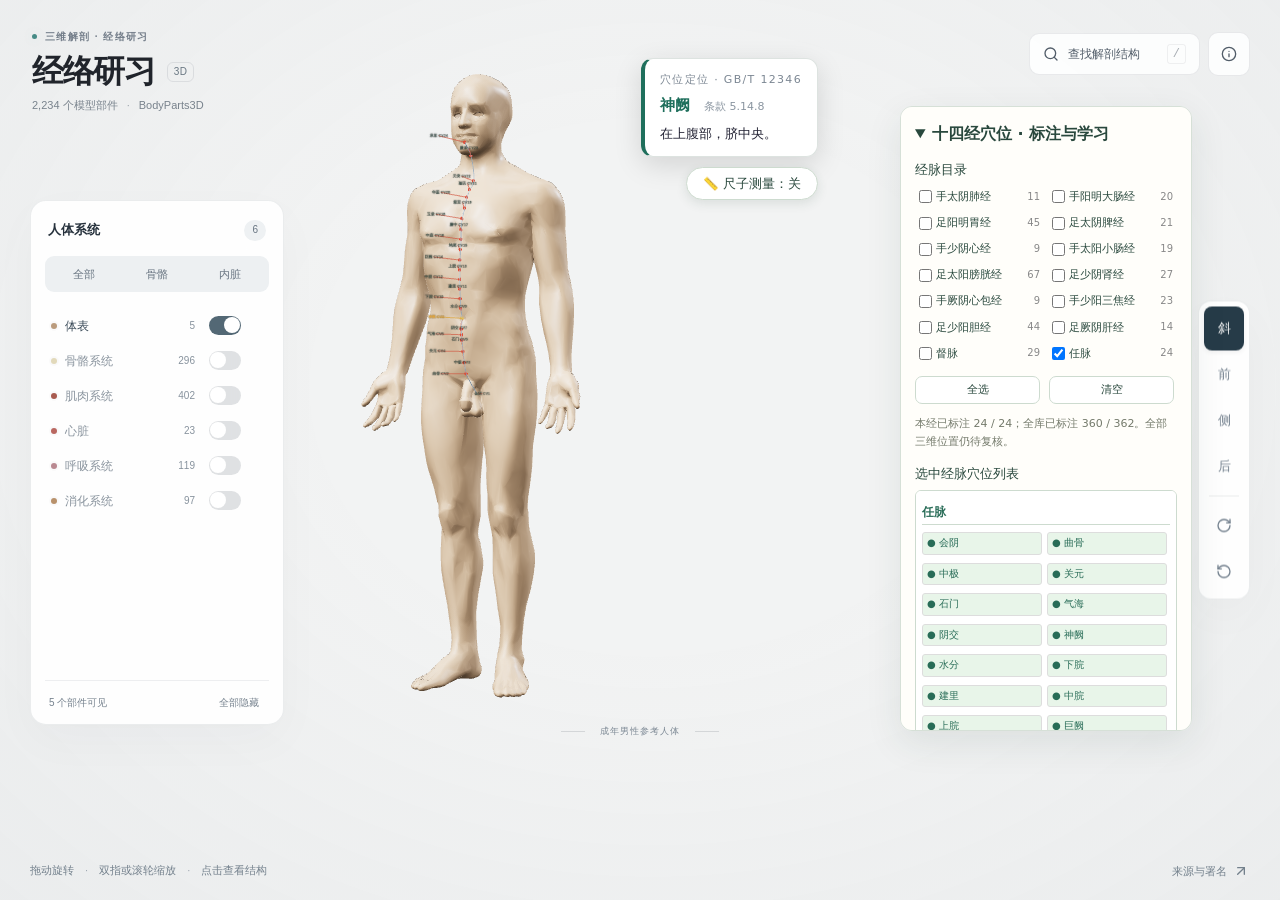
<file: human-atlas/index.html>
﻿<!doctype html><html lang="en" ><head><meta charset="UTF-8"/><meta name="viewport" content="width=device-width,initial-scale=1,viewport-fit=cover"/><meta name="theme-color" content="#f3f4f4"/><meta name="description" content="An interactive atlas of the human body. Explore named anatomical structures, reveal organ systems, and inspect individual parts in 3D."/><title>Human Atlas</title><link rel="icon" href="./favicon.svg"/>  <script src="./models/acupoint_locations.js?v=20261028.1"></script>
  <script src="./models/acupoints.js?v=20261025.2"></script>
  <script type="module" crossorigin src="./assets/index-Bn0hERJk-v2.js?v=20261030.2"></script>
  <link rel="stylesheet" crossorigin href="./assets/index-Br482F3s.css">
</head><body><div id="root"></div></body></html>
</file>
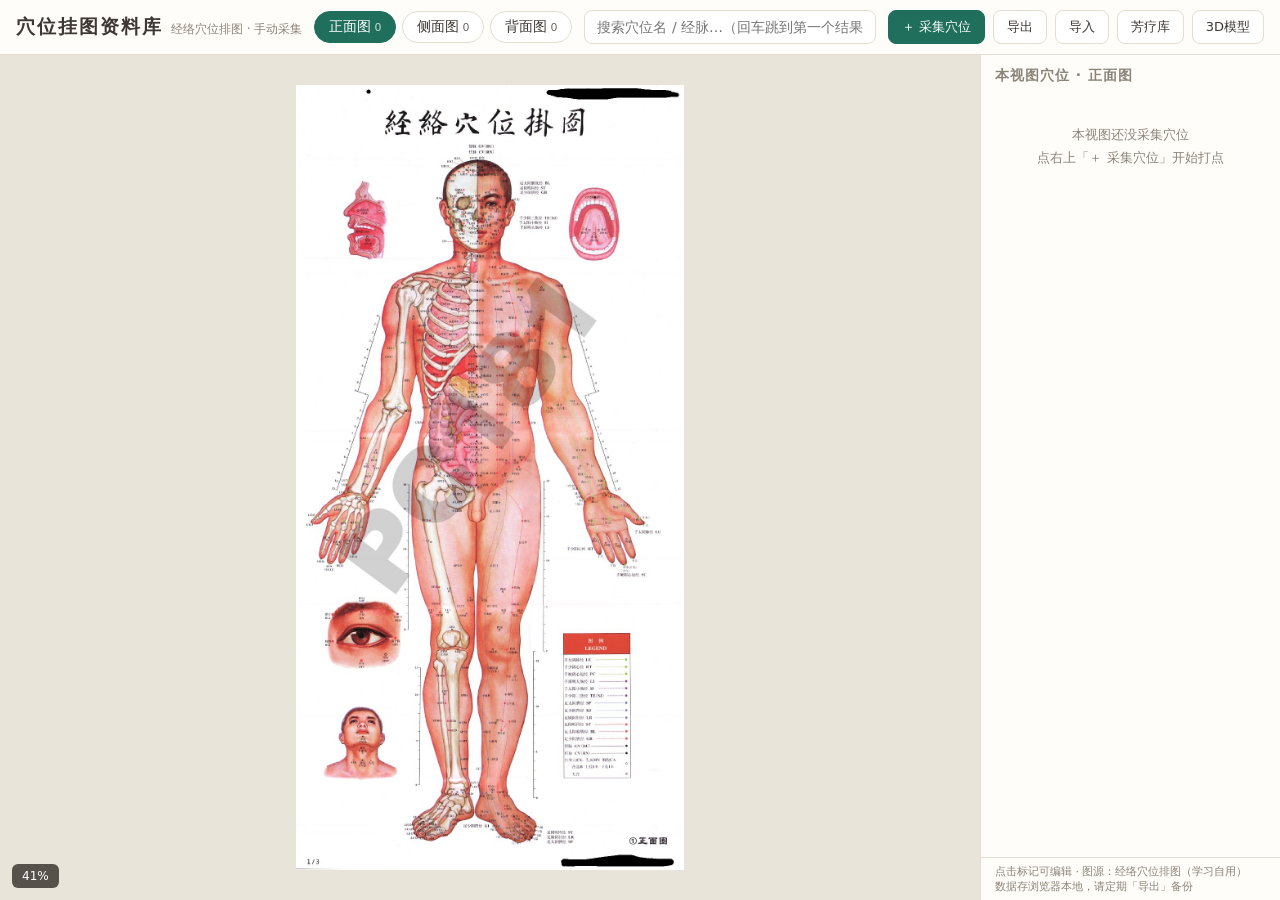
<file: acupoint_atlas.html>
<!DOCTYPE html>
<html lang="zh-CN">
<head>
<meta charset="UTF-8">
<meta name="viewport" content="width=device-width, initial-scale=1.0">
<title>穴位挂图资料库 · 经络穴位排图</title>
<link rel="icon" href="data:,">
<style>
:root{--bg:#f5f2ec;--panel:#fffdf9;--ink:#3d3833;--muted:#8a8378;--line:#e5ddd0;--accent:#1f6f5c;--accent2:#b3452e;--gold:#c9a253;}
*{box-sizing:border-box;margin:0;padding:0;}
body{font-family:"Noto Serif SC","Source Han Serif SC",system-ui,sans-serif;background:var(--bg);color:var(--ink);height:100vh;display:flex;flex-direction:column;overflow:hidden;}
header{background:var(--panel);border-bottom:1px solid var(--line);padding:10px 16px;display:flex;align-items:center;gap:12px;flex-wrap:wrap;}
header h1{font-size:19px;letter-spacing:2px;font-weight:700;}
header h1 small{font-size:12px;color:var(--muted);letter-spacing:0;margin-left:8px;font-weight:400;}
.viewtabs{display:flex;gap:6px;}
.vtab{border:1px solid var(--line);background:#fff;padding:6px 14px;border-radius:999px;cursor:pointer;font-size:14px;font-family:inherit;color:var(--ink);}
.vtab.on{background:var(--accent);color:#fff;border-color:var(--accent);}
.vtab .cnt{font-size:11px;opacity:.75;margin-left:3px;}
.searchbox{flex:1;min-width:180px;max-width:340px;position:relative;}
.searchbox input{width:100%;padding:8px 12px;border:1px solid var(--line);border-radius:8px;font-size:14px;font-family:inherit;background:#fff;}
.searchbox input:focus{outline:2px solid var(--accent);outline-offset:-1px;}
.hbtns{display:flex;gap:8px;margin-left:auto;align-items:center;}
.btn{border:1px solid var(--line);background:#fff;padding:7px 13px;border-radius:8px;cursor:pointer;font-size:13px;font-family:inherit;color:var(--ink);text-decoration:none;display:inline-flex;align-items:center;gap:5px;}
.btn:hover{border-color:var(--accent);color:var(--accent);}
.btn.primary{background:var(--accent);color:#fff;border-color:var(--accent);}
.btn.primary.off{background:#fff;color:var(--ink);border-style:dashed;}
.btn.danger{color:var(--accent2);border-color:#e8c7bd;}
main{flex:1;display:flex;min-height:0;}
.stage{flex:1;position:relative;overflow:hidden;background:#e9e4da;cursor:grab;}
.stage.adding{cursor:crosshair;}
.stage.dragging{cursor:grabbing;}
.imgwrap{position:absolute;transform-origin:0 0;will-change:transform;}
.imgwrap img{display:block;user-select:none;-webkit-user-drag:none;pointer-events:none;}
.pin{position:absolute;transform:translate(-50%,-50%);pointer-events:auto;cursor:pointer;}
.pin .dot{width:13px;height:13px;border-radius:50%;background:var(--accent2);border:2px solid #fff;box-shadow:0 1px 4px rgba(0,0,0,.45);transition:transform .15s;}
.pin.sel .dot{background:var(--gold);}
.pin:hover .dot{transform:scale(1.35);}
.pin .lbl{position:absolute;left:16px;top:-9px;white-space:nowrap;background:rgba(30,26,22,.82);color:#fff;font-size:12px;padding:2px 7px;border-radius:5px;pointer-events:none;}
.pin .lbl.r{left:auto;right:16px;}
.pulse{animation:pu 1.2s ease-out 3;}
@keyframes pu{0%{box-shadow:0 0 0 0 rgba(201,162,83,.75);}100%{box-shadow:0 0 0 26px rgba(201,162,83,0);}}
.zoomhud{position:absolute;left:12px;bottom:12px;background:rgba(30,26,22,.72);color:#fff;font-size:12px;padding:5px 10px;border-radius:6px;pointer-events:none;}
.addhint{position:absolute;top:12px;left:50%;transform:translateX(-50%);background:var(--accent);color:#fff;font-size:13px;padding:7px 16px;border-radius:999px;box-shadow:0 3px 10px rgba(0,0,0,.25);pointer-events:none;display:none;}
.stage.adding .addhint{display:block;}
aside{width:300px;background:var(--panel);border-left:1px solid var(--line);display:flex;flex-direction:column;min-height:0;}
aside h2{font-size:14px;padding:12px 14px 8px;color:var(--muted);font-weight:600;letter-spacing:1px;}
#list{flex:1;overflow-y:auto;padding:0 10px 14px;}
.mgroup{margin-bottom:6px;}
.mgroup>summary{cursor:pointer;padding:7px 6px;font-size:13px;font-weight:600;list-style:none;display:flex;justify-content:space-between;color:var(--ink);}
.mgroup>summary::-webkit-details-marker{display:none;}
.mgroup>summary .n{color:var(--muted);font-weight:400;font-size:12px;}
.ptrow{display:flex;align-items:center;gap:8px;padding:6px 8px;border-radius:7px;cursor:pointer;font-size:14px;}
.ptrow:hover{background:#f1ece2;}
.ptrow .code{font-size:11px;color:var(--muted);min-width:34px;}
.ptrow .views{margin-left:auto;font-size:10px;color:#fff;background:var(--accent);border-radius:4px;padding:1px 5px;}
.ptrow .views.multi{background:var(--gold);}
.empty{color:var(--muted);font-size:13px;text-align:center;padding:30px 10px;line-height:1.8;}
footer{font-size:11px;color:var(--muted);padding:6px 14px;border-top:1px solid var(--line);}
/* 弹层 */
.mask{position:fixed;inset:0;background:rgba(20,16,12,.45);display:none;align-items:center;justify-content:center;z-index:50;}
.mask.show{display:flex;}
.modal{background:var(--panel);border-radius:12px;padding:20px 22px;width:min(400px,92vw);box-shadow:0 12px 40px rgba(0,0,0,.3);}
.modal h3{font-size:16px;margin-bottom:14px;}
.modal label{display:block;font-size:12px;color:var(--muted);margin:10px 0 4px;}
.modal input,.modal textarea{width:100%;border:1px solid var(--line);border-radius:7px;padding:8px 10px;font-size:14px;font-family:inherit;}
.modal textarea{resize:vertical;min-height:52px;}
.modal .row{display:flex;gap:10px;justify-content:flex-end;margin-top:16px;}
.chip{display:inline-block;background:#eee7da;border-radius:5px;padding:2px 8px;font-size:12px;margin-left:6px;color:var(--accent);}
@media (max-width:820px){aside{width:220px;}}
</style>
</head>
<body>
<header>
  <h1>穴位挂图资料库<small>经络穴位排图 · 手动采集</small></h1>
  <div class="viewtabs" id="viewtabs"></div>
  <div class="searchbox"><input id="search" placeholder="搜索穴位名 / 经脉…（回车跳到第一个结果）" autocomplete="off"></div>
  <div class="hbtns">
    <button class="btn primary" id="addBtn">＋ 采集穴位</button>
    <button class="btn" id="exportBtn" title="下载 JSON 备份">导出</button>
    <button class="btn" id="importBtn" title="从 JSON 恢复">导入</button>
    <a class="btn" href="index.html" title="返回主库">芳疗库</a>
    <a class="btn" href="human-atlas/index.html" title="返回3D模型">3D模型</a>
    <input type="file" id="importFile" accept=".json" hidden>
  </div>
</header>
<main>
  <div class="stage" id="stage">
    <div class="imgwrap" id="imgwrap"><img id="img" alt="经络穴位挂图"></div>
    <div class="addhint">采集模式：在挂图上点击穴位位置（按住空白拖动可平移，Esc 退出）</div>
    <div class="zoomhud" id="zoomhud">100%</div>
  </div>
  <aside>
    <h2 id="listTitle">本视图穴位</h2>
    <div id="list"></div>
    <footer>点击标记可编辑 · 图源：经络穴位排图（学习自用）<br>数据存浏览器本地，请定期「导出」备份</footer>
  </aside>
</main>

<div class="mask" id="mask">
  <div class="modal">
    <h3 id="mTitle">采集穴位 <span class="chip" id="mView"></span></h3>
    <label>穴位名（输入自动补全，选中自动带出经脉与编号）</label>
    <input id="mName" list="dl" placeholder="如：合谷 / 内庭 / 睛明">
    <datalist id="dl"></datalist>
    <label>经脉</label>
    <input id="mMer" list="ml" placeholder="自动填入，可改">
    <datalist id="ml"></datalist>
    <label>备注（定位要点 / 主治，选填）</label>
    <textarea id="mNote" placeholder="如：手背第1、2掌骨间，第2掌骨桡侧中点"></textarea>
    <div class="row">
      <button class="btn danger" id="mDel" hidden>删除</button>
      <button class="btn" id="mCancel">取消</button>
      <button class="btn primary" id="mSave">保存</button>
    </div>
  </div>
</div>

<script>
/* ============ 数据：十四经穴名表（GB/T 12346—2021 顺序，提取自本库3D模型数据） ============ */
const MERIDIANS=[{"id":"LU","name":"手太阴肺经","chapter":1,"count":11,"names":["中府","云门","天府","侠白","尺泽","孔最","列缺","经渠","太渊","鱼际","少商"]},{"id":"LI","name":"手阳明大肠经","chapter":2,"count":20,"names":["商阳","二间","三间","合谷","阳溪","偏历","温溜","下廉","上廉","手三里","曲池","肘髎","手五里","臂臑","肩髃","巨骨","天鼎","扶突","口禾髎","迎香"]},{"id":"ST","name":"足阳明胃经","chapter":3,"count":45,"names":["承泣","四白","巨髎","地仓","大迎","颊车","下关","头维","人迎","水突","气舍","缺盆","气户","库房","屋翳","膺窗","乳中","乳根","不容","承满","梁门","关门","太乙","滑肉门","天枢","外陵","大巨","水道","归来","气冲","髀关","伏兔","阴市","梁丘","犊鼻","足三里","上巨虚","条口","下巨虚","丰隆","解溪","冲阳","陷谷","内庭","厉兑"]},{"id":"SP","name":"足太阴脾经","chapter":4,"count":21,"names":["隐白","大都","太白","公孙","商丘","三阴交","漏谷","地机","阴陵泉","血海","箕门","冲门","府舍","腹结","大横","腹哀","食窦","天溪","胸乡","周荣","大包"]},{"id":"HT","name":"手少阴心经","chapter":5,"count":9,"names":["极泉","青灵","少海","灵道","通里","阴郄","神门","少府","少冲"]},{"id":"SI","name":"手太阳小肠经","chapter":6,"count":19,"names":["少泽","前谷","后溪","腕骨","阳谷","养老","支正","小海","肩贞","臑俞","天宗","秉风","曲垣","肩外俞","肩中俞","天窗","天容","颧髎","听宫"]},{"id":"BL","name":"足太阳膀胱经","chapter":7,"count":67,"names":["睛明","攒竹","眉冲","曲差","五处","承光","通天","络却","玉枕","天柱","大杼","风门","肺俞","厥阴俞","心俞","督俞","膈俞","肝俞","胆俞","脾俞","胃俞","三焦俞","肾俞","气海俞","大肠俞","关元俞","小肠俞","膀胱俞","中膂俞","白环俞","上髎","次髎","中髎","下髎","会阳","承扶","殷门","浮郄","委阳","委中","附分","魄户","膏肓","神堂","譩譆","膈关","魂门","阳纲","意舍","胃仓","肓门","志室","胞肓","秩边","合阳","承筋","承山","飞扬","跗阳","昆仑","仆参","申脉","金门","京骨","束骨","足通谷","至阴"]},{"id":"KI","name":"足少阴肾经","chapter":8,"count":27,"names":["涌泉","然谷","太溪","大钟","水泉","照海","复溜","交信","筑宾","阴谷","横骨","大赫","气穴","四满","中注","肓俞","商曲","石关","阴都","腹通谷","幽门","步廊","神封","灵墟","神藏","彧中","俞府"]},{"id":"PC","name":"手厥阴心包经","chapter":9,"count":9,"names":["天池","天泉","曲泽","郄门","间使","内关","大陵","劳宫","中冲"]},{"id":"TE","name":"手少阳三焦经","chapter":10,"count":23,"names":["关冲","液门","中渚","阳池","外关","支沟","会宗","三阳络","四渎","天井","清泠渊","消泺","臑会","肩髎","天髎","天牖","翳风","瘈脉","颅息","角孙","耳门","耳和髎","丝竹空"]},{"id":"GB","name":"足少阳胆经","chapter":11,"count":44,"names":["瞳子髎","听会","上关","颔厌","悬颅","悬厘","曲鬓","率谷","天冲","浮白","头窍阴","完骨","本神","阳白","头临泣","目窗","正营","承灵","脑空","风池","肩井","渊腋","辄筋","日月","京门","带脉","五枢","维道","居髎","环跳","风市","中渎","膝阳关","阳陵泉","阳交","外丘","光明","阳辅","悬钟","丘墟","足临泣","地五会","侠溪","足窍阴"]},{"id":"LR","name":"足厥阴肝经","chapter":12,"count":14,"names":["大敦","行间","太冲","中封","蠡沟","中都","膝关","曲泉","阴包","足五里","阴廉","急脉","章门","期门"]},{"id":"GV","name":"督脉","chapter":13,"count":29,"names":["长强","腰俞","腰阳关","命门","悬枢","脊中","中枢","筋缩","至阳","灵台","神道","身柱","陶道","大椎","哑门","风府","脑户","强间","后顶","百会","前顶","囟会","上星","神庭","印堂","素髎","水沟","兑端","龈交"]},{"id":"CV","name":"任脉","chapter":14,"count":24,"names":["会阴","曲骨","中极","关元","石门","气海","阴交","神阙","水分","下脘","建里","中脘","上脘","巨阙","鸠尾","中庭","膻中","玉堂","紫宫","华盖","璇玑","天突","廉泉","承浆"]}];
const IMG={front:{src:"atlas_images/tu-front.jpg",label:"正面图"},side:{src:"atlas_images/tu-side.jpg",label:"侧面图"},back:{src:"atlas_images/tu-back.jpg",label:"背面图"}};
const KEY="acupoint_atlas_db_v1";
/* ============ 状态 ============ */
let db=load(),view="front",scale=1,ox=0,oy=0,adding=false,selId=null,editId=null,pendingXY=null;
function load(){try{return JSON.parse(localStorage.getItem(KEY))||{points:{}}}catch(e){return{points:{}}}}
function save(){localStorage.setItem(KEY,JSON.stringify(db))}
function uid(){return "p"+Date.now().toString(36)+Math.random().toString(36).slice(2,6)}
const $=id=>document.getElementById(id);

/* ============ datalist 与编号映射 ============ */
const nameMap={};   // 中文名 -> {mer,code}
MERIDIANS.forEach(m=>m.names.forEach((n,i)=>nameMap[n]={mer:m.name,code:m.id+(i+1)}));
(function(){const dl=$("dl");MERIDIANS.forEach(m=>m.names.forEach(n=>{const o=document.createElement("option");o.value=n;dl.appendChild(o);}));
const ml=$("ml");[...MERIDIANS.map(m=>m.name),"经验效穴","耳穴","其他"].forEach(n=>{const o=document.createElement("option");o.value=n;ml.appendChild(o);});})();

/* ============ 视图切换 ============ */
function renderTabs(){const w=$("viewtabs");w.innerHTML="";Object.entries(IMG).forEach(([k,v])=>{
  const n=Object.values(db.points).filter(p=>p.view===k).length;
  const b=document.createElement("button");b.className="vtab"+(k===view?" on":"");
  b.innerHTML=v.label+'<span class="cnt">'+n+"</span>";b.onclick=()=>{if(view===k)return;view=k;selId=null;img.src=IMG[view].src;renderAll();};w.appendChild(b);});}

/* ============ 缩放平移 ============ */
const stage=$("stage"),wrap=$("imgwrap"),img=$("img");
function applyT(){wrap.style.transform="translate("+ox+"px,"+oy+"px) scale("+scale+")";
  $("zoomhud").textContent=Math.round(scale*100)+"%";
  const s=1/scale;document.querySelectorAll(".pin").forEach(p=>{const inner=p.firstChild;p.style.transform="translate(-50%,-50%) scale("+s+")";});}
function resetView(){fitImage();applyT();}
function fitImage(){const w=stage.clientWidth-60,h=stage.clientHeight-60;
  const r=Math.min(w/img.naturalWidth,h/img.naturalHeight,1.4);
  scale=r;ox=(stage.clientWidth-img.naturalWidth*r)/2;oy=(stage.clientHeight-img.naturalHeight*r)/2;}
stage.addEventListener("wheel",e=>{e.preventDefault();
  const f=e.deltaY<0?1.15:1/1.15,ns=Math.min(8,Math.max(.15,scale*f)),k=ns/scale;
  const r=stage.getBoundingClientRect(),mx=e.clientX-r.left,my=e.clientY-r.top;
  ox=mx-(mx-ox)*k;oy=my-(my-oy)*k;scale=ns;applyT();},{passive:false});
let drag=null;
stage.addEventListener("pointerdown",e=>{
  if(e.target.closest(".pin"))return;
  if(adding){addAt(e);return;}
  drag={x:e.clientX,y:e.clientY,ox,oy};stage.classList.add("dragging");stage.setPointerCapture(e.pointerId);});
stage.addEventListener("pointermove",e=>{if(!drag)return;ox=drag.ox+e.clientX-drag.x;oy=drag.oy+e.clientY-drag.y;applyT();});
stage.addEventListener("pointerup",()=>{drag=null;stage.classList.remove("dragging");});

/* ============ 标记渲染 ============ */
function renderPins(){wrap.querySelectorAll(".pin").forEach(p=>p.remove());
  Object.entries(db.points).forEach(([id,p])=>{
    if(p.view!==view)return;
    const el=document.createElement("div");el.className="pin"+(id===selId?" sel":"");
    el.style.left=p.x+"%";el.style.top=p.y+"%";
    const d=document.createElement("div");d.className="dot";if(id===selId)d.classList.add("pulse");
    const l=document.createElement("span");l.className="lbl"+(p.x>82?" r":"");l.textContent=p.name;
    el.appendChild(d);el.appendChild(l);
    el.title=(nameMap[p.name]?nameMap[p.name].code+" ":"")+p.name+(p.note?"\n"+p.note:"");
    el.onclick=ev=>{ev.stopPropagation();openEdit(id);};
    wrap.appendChild(el);});applyT();}

/* ============ 采集 / 编辑 ============ */
function addAt(e){const r=wrap.getBoundingClientRect();
  const x=+(((e.clientX-r.left)/r.width)*100).toFixed(2),y=+(((e.clientY-r.top)/r.height)*100).toFixed(2);
  if(x<0||x>100||y<0||y>100)return;
  pendingXY={x,y};openModal(null);}
function openModal(id){editId=id;
  const p=id?db.points[id]:null;
  $("mTitle").innerHTML=(p?"编辑穴位":"采集穴位")+' <span class="chip">'+IMG[view].label+" "+(p?p.x+"%, "+p.y+"%":"")+"</span>";
  $("mName").value=p?p.name:"";$("mMer").value=p?p.mer:"";$("mNote").value=p?p.note||"":"";
  $("mDel").hidden=!p;$("mask").classList.add("show");setTimeout(()=>$("mName").focus(),50);}
function closeModal(){$("mask").classList.remove("show");editId=null;pendingXY=null;}
$("mName").addEventListener("input",()=>{const m=nameMap[$("mName").value.trim()];
  if(m){$("mMer").value=m.mer;if(!$("mNote").value)$("mNote").value=m.code;}});
$("mCancel").onclick=closeModal;
$("mask").addEventListener("pointerdown",e=>{if(e.target===$("mask"))closeModal();});
$("mDel").onclick=()=>{if(editId&&confirm("确定删除「"+db.points[editId].name+"」？")){delete db.points[editId];save();closeModal();renderAll();}};
$("mSave").onclick=()=>{
  const name=$("mName").value.trim();if(!name){$("mName").focus();return;}
  const rec={name,mer:$("mMer").value.trim()||"未归类",note:$("mNote").value.trim(),view};
  if(editId){Object.assign(db.points[editId],rec);}
  else{if(!pendingXY)return;db.points[uid()]={...rec,x:pendingXY.x,y:pendingXY.y,at:Date.now()};}
  save();closeModal();renderAll();};
document.addEventListener("keydown",e=>{
  if(e.key==="Escape"){if($("mask").classList.contains("show"))closeModal();else if(adding)toggleAdd(false);}
  if(e.key==="Enter"&&$("mask").classList.contains("show")&&document.activeElement!==$("mNote"))$("mSave").click();});
function toggleAdd(v){adding=v===undefined?!adding:v;
  $("addBtn").classList.toggle("off",adding);
  $("addBtn").textContent=adding?"✕ 退出采集":"＋ 采集穴位";
  stage.classList.toggle("adding",adding);}
$("addBtn").onclick=()=>toggleAdd();

/* ============ 侧栏列表 ============ */
function renderList(q){
  const list=$("list");q=(q||"").trim().toLowerCase();
  let pts=Object.entries(db.points).map(([id,p])=>({id,...p}));
  if(q)pts=pts.filter(p=>(p.name+" "+p.mer+" "+(nameMap[p.name]?nameMap[p.name].code:"")+" "+(p.note||"")).toLowerCase().includes(q));
  $("listTitle").textContent=q?("搜索结果 "+pts.length):("本视图穴位 · "+IMG[view].label);
  if(!pts.length){list.innerHTML='<div class="empty">'+(q?"没有匹配的穴位":"本视图还没采集穴位<br>点右上「＋ 采集穴位」开始打点")+"</div>";return;}
  pts.sort((a,b)=>(a.mer+b.name).localeCompare(b.mer+b.name,"zh"));
  const by={};pts.forEach(p=>{(by[p.mer]=by[p.mer]||[]).push(p);});
  list.innerHTML="";Object.entries(by).forEach(([mer,arr])=>{
    const d=document.createElement("details");d.className="mgroup";d.open=!!q||mer.length<20;
    const s=document.createElement("summary");s.innerHTML=mer+'<span class="n">'+arr.length+"</span>";d.appendChild(s);
    arr.forEach(p=>{const r=document.createElement("div");r.className="ptrow";
      const code=nameMap[p.name]?nameMap[p.name].code:"";
      r.innerHTML='<span class="code">'+(code||"—")+'</span><span>'+p.name+'</span>'+
        (q?'<span class="views'+(p.view!==view?" multi":"")+'">'+IMG[p.view].label+"</span>":"");
      r.title=(p.note||"")+"（"+IMG[p.view].label+" "+p.x+"%, "+p.y+"%）";
      r.onclick=()=>locate(p.id);d.appendChild(r);});
    list.appendChild(d);});}
function locate(id){const p=db.points[id];if(!p)return;
  selId=id;if(adding)toggleAdd(false);
  if(view!==p.view){view=p.view;resetView();}renderTabs();
  /* 平移缩放使该点居中, 至少1.6x */
  const s=Math.min(2.4,Math.max(1.6,scale*1.8)),iw=img.naturalWidth*scale,ih=img.naturalHeight*scale;
  const px=img.naturalWidth*p.x/100,py=img.naturalHeight*p.y/100;
  ox=stage.clientWidth/2-px*s;oy=stage.clientHeight/2-py*s;scale=s;applyT();renderPins();}

/* ============ 搜索 ============ */
$("search").addEventListener("input",e=>renderList(e.target.value));
$("search").addEventListener("keydown",e=>{
  if(e.key==="Enter"){const first=$("list").querySelector(".ptrow");if(first)first.click();e.target.select();}});

/* ============ 导入导出 ============ */
$("exportBtn").onclick=()=>{
  const blob=new Blob([JSON.stringify(db,null,1)],{type:"application/json"});
  const a=document.createElement("a");a.href=URL.createObjectURL(blob);
  a.download="穴位挂图资料_"+new Date().toISOString().slice(0,10)+".json";a.click();URL.revokeObjectURL(a.href);};
$("importBtn").onclick=()=>$("importFile").click();
$("importFile").addEventListener("change",e=>{
  const f=e.target.files[0];if(!f)return;
  const rd=new FileReader();
  rd.onload=()=>{try{
    const d=JSON.parse(rd.result);
    if(!d.points)throw Error("格式不对：缺少 points");
    const n=Object.keys(d.points).length;
    if(!confirm("导入 "+n+" 个穴位记录，与现有数据合并？"))return;
    Object.assign(db.points,d.points);save();renderAll();
  }catch(err){alert("导入失败："+err.message);}};
  rd.readAsText(f);e.target.value="";});

/* ============ 初始化 ============ */
function renderAll(){renderTabs();renderPins();renderList($("search").value);}
img.onload=()=>{resetView();renderPins();};
img.src=IMG[view].src;
renderAll();
window.addEventListener("resize",()=>{resetView();});
</script>
</body>
</html>
</file>
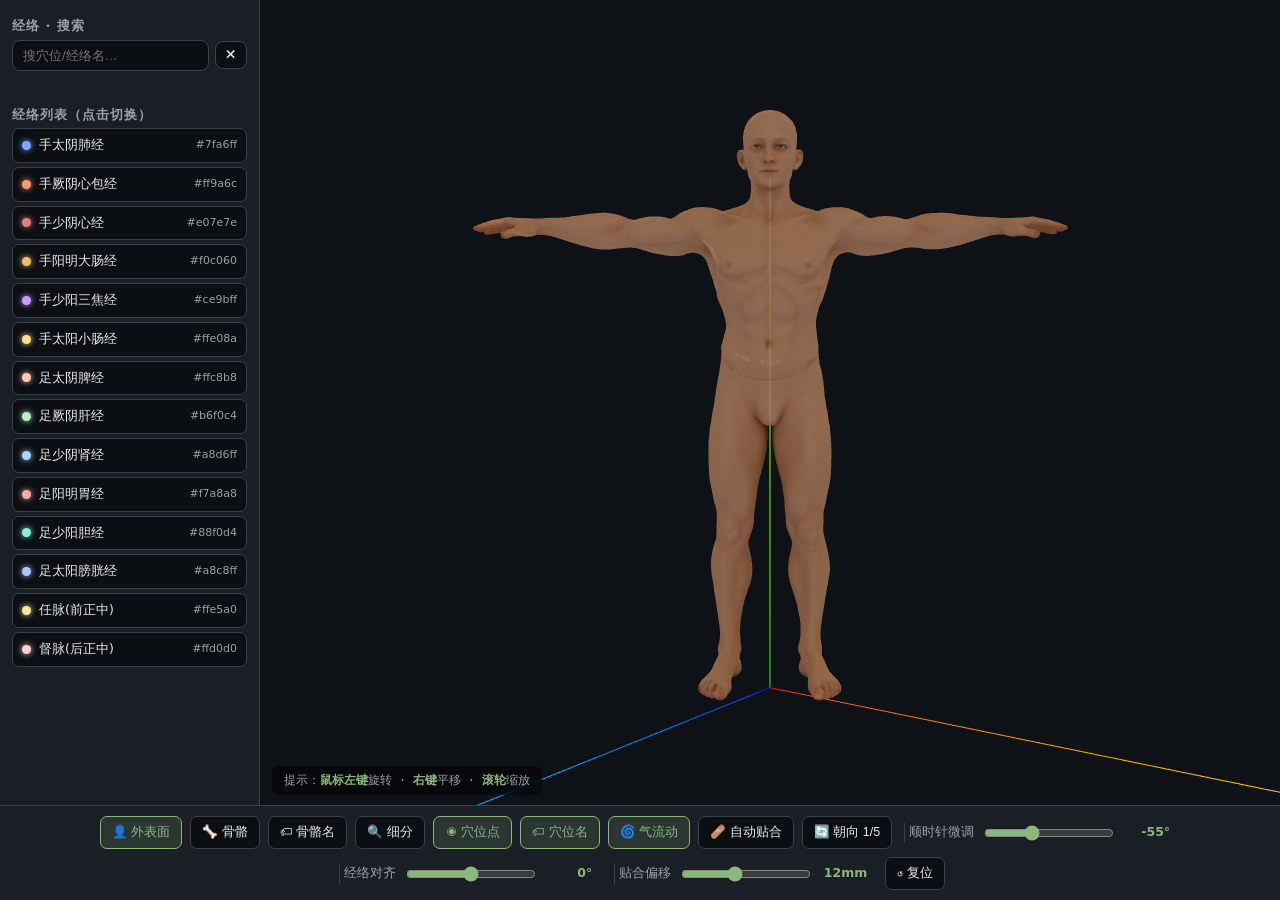
<file: meridian3d.html>
<!DOCTYPE html>
<html lang="zh-CN">
<head>
<meta charset="UTF-8" />
<meta name="viewport" content="width=device-width, initial-scale=1.0" />
<title>经络3D · 中医芳香理疗</title>
<style>
  :root{
    --bg:#0e1116; --panel:#1a1f26; --line:#3a4148;
    --txt:#e7e8e9; --muted:#9aa0a6; --accent:#8ab87a;
    --accent-soft:rgba(138,184,122,.15);
    --warn:#e9b96e; --danger:#e07e7e;
  }
  *{box-sizing:border-box}
  html,body{margin:0;padding:0;height:100%;background:var(--bg);color:var(--txt);font:14px/1.5 system-ui,-apple-system,"PingFang SC","Microsoft YaHei",sans-serif;overflow:hidden;}
  #app{display:flex;flex-direction:column;height:100vh;width:100%;overflow:hidden;}
  #main{display:flex;flex:1;min-height:0;overflow:hidden;}
  #side{width:260px;min-width:260px;background:var(--panel);border-right:1px solid var(--line);display:flex;flex-direction:column;padding:10px 12px;gap:10px;overflow:auto;}
  #stage{flex:1;position:relative;overflow:hidden;}
  canvas{display:block;}
  h2{font-size:13px;color:var(--muted);margin:6px 0 4px;letter-spacing:1px;font-weight:600;text-transform:uppercase;}
  #search{display:flex;gap:6px;align-items:center;}
  #searchInput{flex:1;padding:7px 10px;background:#0b0e12;border:1px solid var(--line);border-radius:8px;color:var(--txt);font-size:13px;outline:none;}
  #searchInput:focus{border-color:var(--accent);}
  #searchClear{background:#0b0e12;border:1px solid var(--line);color:var(--txt);padding:6px 9px;border-radius:8px;cursor:pointer;font-size:12px;}
  .mList{display:flex;flex-direction:column;gap:4px;}
  .mRow{display:flex;align-items:center;gap:8px;padding:7px 9px;background:#0b0e12;border:1px solid var(--line);border-radius:7px;cursor:pointer;font-size:12.5px;transition:all .15s;}
  .mRow:hover{border-color:var(--accent);background:var(--accent-soft);}
  .mRow.on{border-color:var(--accent);background:var(--accent-soft);color:var(--accent);font-weight:600;}
  .mRow .dot{width:9px;height:9px;border-radius:50%;flex-shrink:0;background:var(--c);box-shadow:0 0 6px var(--c);}
  .mRow .meta{margin-left:auto;color:var(--muted);font-size:11px;}
  #ctrl{padding:10px 12px;background:var(--panel);border-top:1px solid var(--line);display:flex;flex-wrap:wrap;gap:8px;align-items:center;justify-content:center;}
  #ctrl button{background:#0b0e12;color:var(--txt);border:1px solid var(--line);padding:7px 11px;border-radius:7px;cursor:pointer;font-size:12.5px;}
  #ctrl button.on{background:var(--accent-soft);border-color:var(--accent);color:var(--accent);}
  #ctrl button:hover{border-color:var(--accent);}
  #ctrl .yawCtl{display:flex;align-items:center;gap:8px;font-size:12.5px;color:var(--muted);padding:0 10px 0 4px;border-left:1px solid var(--line);margin-left:4px;}
  #ctrl .yawCtl input[type=range]{width:130px;accent-color:var(--accent);cursor:pointer;}
  #ctrl .yawCtl span{color:var(--accent);font-weight:600;min-width:46px;text-align:right;font-variant-numeric:tabular-nums;}
  #status{position:absolute;top:12px;left:50%;transform:translateX(-50%);background:rgba(0,0,0,.7);color:#fff;padding:8px 16px;border-radius:18px;font-size:12.5px;backdrop-filter:blur(6px);border:1px solid var(--line);opacity:0;pointer-events:none;transition:opacity .3s;z-index:10;white-space:nowrap;max-width:80%;text-align:center;}
  #status.show{opacity:1;}
  #status.err{background:rgba(190,40,40,.7);border-color:#a04040;}
  #status.ok{background:rgba(50,120,50,.7);border-color:#3a8838;}
  #progress{position:absolute;top:50%;left:50%;transform:translate(-50%,-50%);background:rgba(20,25,32,.85);padding:24px 36px;border-radius:14px;font-size:14px;border:1px solid var(--line);text-align:center;backdrop-filter:blur(8px);z-index:20;min-width:280px;}
  #progress .pb{width:200px;height:6px;background:#1d2429;border-radius:3px;margin:12px auto 0;overflow:hidden;}
  #progress .pb span{display:block;height:100%;background:var(--accent);width:0;transition:width .3s;}
  #progress.hide{display:none;}
  #info{position:absolute;bottom:10px;left:12px;background:rgba(0,0,0,.5);padding:6px 12px;border-radius:8px;font-size:11.5px;color:var(--muted);font-family:ui-monospace,Consolas,monospace;backdrop-filter:blur(4px);}
  #info b{color:var(--accent);font-weight:600;}
  @media(max-width:640px){
    #side{width:200px;min-width:200px;font-size:12.5px;}
    #ctrl button{padding:6px 8px;font-size:11.5px;}
  }
</style>
</head>
<body>
<div id="app">
  <div id="main">
    <aside id="side">
      <div>
        <h2>经络 · 搜索</h2>
        <div id="search">
          <input id="searchInput" type="text" placeholder="搜穴位/经络名…" />
          <button id="searchClear" title="清空">✕</button>
        </div>
        <div id="searchHint" style="font-size:11px;color:var(--muted);margin-top:4px;min-height:14px;"></div>
      </div>
      <div>
        <h2>经络列表（点击切换）</h2>
        <div class="mList" id="mList"></div>
      </div>
    </aside>
    <main id="stage">
      <div id="status"></div>
      <div id="progress"><div id="progText">正在加载 3D 模型…</div><div class="pb"><span id="progBar"></span></div></div>
      <div id="info">提示：<b>鼠标左键</b>旋转 · <b>右键</b>平移 · <b>滚轮</b>缩放</div>
    </main>
  </div>
  <div id="ctrl">
    <button id="bBody" class="on">👤 外表面</button>
    <button id="bBone">🦴 骨骼</button>
    <button id="bBoneLabels">🏷 骨骼名</button>
    <button id="bBoneDetail" title="切换骨骼标注详细度：大部位 ↔ 脊柱分节(C1-C7/T1-T12/L1-L5)+颅面细骨">🔍 细分</button>
    <button id="bPoints" class="on">⦿ 穴位点</button>
    <button id="bLabels" class="on">🏷 穴位名</button>
    <button id="bFlow" class="on">🌀 气流动</button>
    <button id="bSnap" title="把每条经络投到最近的皮肤表面并贴合（表面投影）">🩹 自动贴合</button>
    <button id="bOrient" title="切换模型朝向(上下/前后/镜像)">🔄 朝向 1/5</button>
    <label class="yawCtl">顺时针微调 <input id="yawSlider" type="range" min="-180" max="180" step="1" value="-55" /> <span id="yawVal">-55°</span></label>
    <label class="yawCtl">经络对齐 <input id="meridianYawSlider" type="range" min="-90" max="90" step="1" value="0" /> <span id="meridianYawVal">0°</span></label>
    <label class="yawCtl">贴合偏移 <input id="offsetSlider" type="range" min="0" max="30" step="1" value="12" /> <span id="offsetVal">12mm</span></label>
    <button id="bReset">↺ 复位</button>
  </div>
</div>

<script src="acu_real.js"></script>
<script type="module">
import * as THREE from './libs/three.module.js';
import { OrbitControls } from './libs/jsm/controls/OrbitControls.js';
import { FBXLoader } from './libs/jsm/loaders/FBXLoader.js';

/* ============ 启动保护 ============ */
function showStatus(msg, kind){
  const s=document.getElementById('status');
  s.textContent=msg; s.classList.add('show');
  s.classList.remove('err','ok');
  if(kind) s.classList.add(kind);
  clearTimeout(showStatus._t);
  showStatus._t = setTimeout(()=>s.classList.remove('show'), 3500);
}
function setProgress(text, pct){
  document.getElementById('progText').textContent = text;
  const bar = document.getElementById('progBar');
  if(bar) bar.style.width = (pct||0) + '%';
}
function hideProgress(){
  document.getElementById('progress').classList.add('hide');
}
window.addEventListener('error', function(e){
  const msg=(e&&(e.message||(e.error&&e.error.message)))||'未知错误';
  showStatus('⚠️ '+msg,'err');
});
window.addEventListener('unhandledrejection', function(e){
  const r=e&&(e.reason&&(e.reason.message||e.reason))||'未知错误';
  showStatus('⚠️ Promise: '+r,'err');
});

/* ============ 经络数据 + 穴位 ============
 * 标准坐标系 (x: 左右, y: 身高[0=脚底..1.7=头顶], z: 前后[-=背,+=前])
 */
const MERIDIANS = [
  {id:'lu', name:'手太阴肺经',  color:'#7fa6ff', acupoints:['中府','云门','天府','侠白','尺泽','孔最','列缺','经渠','太渊','鱼际','少商'],
    /* 沿左前臂内侧前缘(z>0方向手臂), y 在 1.30~1.45 区间(手臂高度) */
    pts:[[-0.12,1.50,0.18],[-0.13,1.45,0.24],[-0.13,1.40,0.32],[-0.13,1.37,0.42],[-0.13,1.35,0.52],[-0.13,1.33,0.58],[-0.13,1.32,0.63],[-0.13,1.31,0.66],[-0.13,1.30,0.70],[-0.13,1.30,0.72],[-0.12,1.30,0.74]]},
  {id:'pc', name:'手厥阴心包经',color:'#ff9a6c', acupoints:['天池','天泉','曲泽','郄门','间使','内关','大陵','劳宫','中冲'],
    /* 上臂内侧中(z 略小), 偏胸侧起源 */
    pts:[[-0.16,1.50,-0.16],[-0.14,1.45,0.05],[-0.13,1.40,0.22],[-0.12,1.37,0.35],[-0.12,1.35,0.45],[-0.12,1.33,0.52],[-0.12,1.32,0.58],[-0.12,1.31,0.63],[-0.12,1.30,0.68]]},
  {id:'ht', name:'手少阴心经',  color:'#e07e7e', acupoints:['极泉','青灵','少海','灵道','通里','阴郄','神门','少府','少冲'],
    /* 上臂内侧后, 从腋下起源 */
    pts:[[-0.14,1.45,-0.16],[-0.13,1.40,0.05],[-0.13,1.37,0.18],[-0.13,1.35,0.26],[-0.13,1.33,0.32],[-0.13,1.32,0.38],[-0.13,1.31,0.44],[-0.13,1.30,0.50],[-0.13,1.30,0.55]]},
  {id:'li', name:'手阳明大肠经',color:'#f0c060', acupoints:['商阳','二间','三间','合谷','阳溪','偏历','温溜','下廉','上廉','手三里','曲池','肘髎','手五里','臂臑','肩髃','巨骨','天鼎','扶突','口禾髎','迎香'],
    /* 沿右前臂外侧, 右手臂在 z<0 侧 */
    pts:[[0.13,1.30,-0.74],[0.14,1.30,-0.72],[0.15,1.30,-0.70],[0.15,1.31,-0.66],[0.15,1.32,-0.62],[0.15,1.33,-0.56],[0.15,1.35,-0.50],[0.15,1.37,-0.44],[0.15,1.39,-0.38],[0.15,1.40,-0.30],[0.15,1.40,-0.22],[0.15,1.40,-0.15],[0.15,1.40,-0.08],[0.15,1.40,-0.02],[0.14,1.42,0.02],[0.10,1.45,0.04],[0.06,1.48,0.06],[0.03,1.52,0.06],[0.01,1.55,0.05],[0.00,1.60,0.03]]},
  {id:'te', name:'手少阳三焦经',color:'#ce9bff', acupoints:['关冲','液门','中渚','阳池','外关','支沟','会宗','三阳络','四渎','天井','清泠渊','消泺','臑会','肩髎','天髎','天牖','翳风','瘛脉','颅息','角孙','耳门','耳和髎','丝竹空'],
    /* 沿手臂外侧中(z<0侧), 后到耳 */
    pts:[[0.10,1.30,-0.55],[0.11,1.30,-0.52],[0.11,1.31,-0.48],[0.11,1.31,-0.42],[0.11,1.32,-0.34],[0.11,1.34,-0.26],[0.11,1.35,-0.20],[0.11,1.36,-0.15],[0.11,1.37,-0.10],[0.11,1.38,-0.04],[0.11,1.38,0.02],[0.11,1.39,0.08],[0.11,1.40,0.12],[0.11,1.41,0.14],[0.10,1.43,0.10],[0.07,1.45,0.05],[0.05,1.46,0.00],[0.04,1.47,-0.02],[0.03,1.48,-0.04],[0.02,1.48,0.02],[0.01,1.49,0.04],[0.00,1.50,0.05],[0.00,1.55,0.02]]},
  {id:'si', name:'手太阳小肠经',color:'#ffe08a', acupoints:['少泽','前谷','后溪','腕骨','阳谷','养老','支正','小海','肩贞','臑俞','天宗','秉风','曲垣','肩外俞','肩中俞','天窗','天容','颧髎','听宫'],
    /* 沿手臂外后侧(z<0), 后到肩胛、耳前 */
    pts:[[0.10,1.30,-0.55],[0.11,1.30,-0.52],[0.11,1.31,-0.46],[0.11,1.31,-0.40],[0.11,1.32,-0.34],[0.11,1.33,-0.26],[0.11,1.35,-0.18],[0.11,1.36,-0.12],[0.10,1.37,-0.04],[0.10,1.38,0.02],[0.08,1.40,-0.04],[0.05,1.42,-0.08],[0.03,1.43,-0.08],[0.02,1.45,-0.08],[0.01,1.48,-0.08],[-0.02,1.50,-0.04],[-0.03,1.52,0.00],[0.00,1.55,0.08],[0.00,1.55,0.00]]},

  {id:'sp', name:'足太阴脾经',  color:'#ffc8b8', acupoints:['隐白','大都','太白','公孙','商丘','三阴交','漏谷','地机','阴陵泉','血海','箕门','冲门','府舍','腹结','大横','腹哀','食窦','天溪','胸乡','周荣','大包'],
    pts:[[-0.10,0.05,0.18],[-0.08,0.18,0.14],[-0.06,0.30,0.05],[-0.04,0.45,0.04],[-0.02,0.60,0.06],[0.00,0.72,0.04],[0.02,0.85,0.02],[0.05,0.95,0.00],[0.08,1.05,0.04],[0.10,1.15,0.10],[0.10,1.28,-0.02],[0.10,1.40,-0.10],[0.10,1.50,-0.18]]},
  {id:'lr', name:'足厥阴肝经',  color:'#b6f0c4', acupoints:['大敦','行间','太冲','中封','蠡沟','中都','膝关','曲泉','阴包','足五里','阴廉','急脉','章门','期门'],
    pts:[[-0.10,0.05,-0.18],[-0.08,0.18,-0.10],[-0.05,0.30,0.04],[-0.02,0.45,0.06],[0.00,0.60,0.04],[0.02,0.72,-0.02],[0.05,0.85,-0.06],[0.07,0.95,-0.06],[0.05,1.05,-0.06],[0.04,1.18,-0.10],[0.05,1.30,-0.16],[0.07,1.42,-0.18],[0.10,1.50,-0.20]]},
  {id:'ki', name:'足少阴肾经',  color:'#a8d6ff', acupoints:['涌泉','然谷','太溪','大钟','水泉','照海','复溜','交信','筑宾','阴谷','横骨','大赫','气穴','四满','中注','肓俞','商曲','石关','阴都','腹通谷','幽门','步廊','神封','灵墟','神藏','彧中','俞府'],
    pts:[[-0.06,0.05,-0.10],[-0.05,0.20,-0.05],[-0.04,0.35,0.00],[-0.03,0.50,0.04],[-0.02,0.65,0.06],[0.00,0.78,0.05],[0.02,0.90,0.04],[0.04,1.00,0.06],[0.06,1.10,0.00],[0.05,1.22,-0.10],[0.04,1.35,-0.18],[0.04,1.46,-0.20]]},

  {id:'st', name:'足阳明胃经',  color:'#f7a8a8', acupoints:['承泣','四白','巨髎','地仓','大迎','颊车','下关','头维','人迎','水突','气舍','缺盆','气户','库房','屋翳','膺窗','乳中','乳根','不容','承满','梁门','关门','太乙','滑肉门','天枢','外陵','大巨','水道','归来','气冲','髀关','伏兔','阴市','梁丘','犊鼻','足三里','上巨虚','条口','下巨虚','丰隆','解溪','冲阳','陷谷','内庭','厉兑'],
    pts:[[0.08,0.08,0.05],[0.10,0.20,0.10],[0.12,0.34,0.10],[0.13,0.50,0.06],[0.13,0.65,0.04],[0.12,0.80,0.02],[0.10,0.92,0.00],[0.10,1.02,0.04],[0.10,1.12,0.10],[0.10,1.22,0.12],[0.10,1.34,0.10],[0.08,1.45,0.05],[0.0,1.55,0.05]]},
  {id:'gb', name:'足少阳胆经',  color:'#88f0d4', acupoints:['瞳子髎','听会','上关','颔厌','悬颅','悬厘','曲鬓','率谷','天冲','浮白','头窍阴','完骨','本神','阳白','头临泣','目窗','正营','承灵','脑空','风池','肩井','渊腋','辄筋','日月','京门','带脉','五枢','维道','居髎','环跳','风市','中渎','膝阳关','阳陵泉','阳交','外丘','光明','阳辅','悬钟','丘墟','足临泣','地五会','侠溪','足窍阴'],
    pts:[[0.08,0.05,-0.05],[0.10,0.20,-0.10],[0.12,0.36,-0.14],[0.13,0.50,-0.12],[0.13,0.65,-0.06],[0.13,0.80,-0.02],[0.12,0.92,0.00],[0.10,1.02,-0.06],[0.08,1.12,-0.10],[0.0,1.18,-0.10],[-0.04,1.30,-0.10],[-0.05,1.42,-0.06],[-0.07,1.55,0.04]]},
  {id:'bl', name:'足太阳膀胱经',color:'#a8c8ff', acupoints:['睛明','攒竹','眉冲','曲差','五处','承光','通天','络却','玉枕','天柱','大杼','风门','肺俞','厥阴俞','心俞','督俞','膈俞','肝俞','胆俞','脾俞','胃俞','三焦俞','肾俞','气海俞','大肠俞','关元俞','小肠俞','膀胱俞','中膂俞','白环俞','上髎','次髎','中髎','下髎','会阳','承扶','殷门','浮郄','委阳','委中','附分','魄户','膏肓','神堂','膈关','魂门','阳纲','意舍','胃仓','肓门','志室','胞肓','秩边','合阳','承筋','承山','飞扬','跗阳','昆仑','仆参','申脉','金门','京骨','束骨','足通谷','至阴'],
    pts:[[0.06,0.05,-0.10],[0.06,0.20,-0.20],[0.06,0.36,-0.24],[0.06,0.50,-0.20],[0.06,0.65,-0.14],[0.06,0.80,-0.10],[0.06,0.92,-0.10],[0.06,1.05,-0.12],[0.08,1.15,-0.18],[0.10,1.28,-0.22],[0.10,1.42,-0.20],[0.04,1.55,0.00]]},

  {id:'ren',name:'任脉(前正中)',color:'#ffe5a0', acupoints:['会阴','曲骨','中极','关元','石门','气海','阴交','神阙','水分','下脘','建里','中脘','上脘','巨阙','鸠尾','中庭','膻中','玉堂','紫宫','华盖','璇玑','天突','廉泉','承浆'],
    pts:[[0,0.05,0.18],[0,0.18,0.20],[0,0.32,0.20],[0,0.45,0.20],[0,0.60,0.18],[0,0.75,0.16],[0,0.90,0.14],[0,1.05,0.14],[0,1.20,0.14],[0,1.32,0.12],[0,1.42,0.10],[0,1.55,0.05]]},
  {id:'du', name:'督脉(后正中)',color:'#ffd0d0', acupoints:['长强','腰俞','腰阳关','命门','悬枢','脊中','中枢','筋缩','至阳','灵台','神道','身柱','陶道','大椎','哑门','风府','脑户','强间','后顶','百会','前顶','囟会','上星','神庭','素髎','水沟','兑端','龈交'],
    pts:[[0,0.05,-0.20],[0,0.18,-0.22],[0,0.32,-0.22],[0,0.45,-0.20],[0,0.60,-0.18],[0,0.75,-0.16],[0,0.90,-0.14],[0,1.05,-0.14],[0,1.20,-0.14],[0,1.32,-0.12],[0,1.42,-0.10],[0,1.55,-0.05]]}
];

/* 真实穴位坐标覆盖：用 acu-master(WHO标准定位)的真实 3D 坐标替换本项目估算的 pts。
 * 仅覆盖 ren(任脉)/st(胃经) —— 这两条直线经络在 acu 里姿态正确、数据可靠；
 * lu/li(肺/大肠)在 acu 里是"手臂下垂"姿态,与本模型水平手臂不匹配,暂保留原坐标。 */
if (window.ACU_REAL) {
  for (const m of MERIDIANS) {
    const r = window.ACU_REAL[m.id];
    if (r && (m.id === 'ren' || m.id === 'st')) { m.pts = r.pts; m.acupoints = r.acupoints; }
  }
}

/* ============ Three.js 场景 ============ */
const stage = document.getElementById('stage');
const scene = new THREE.Scene();
scene.background = new THREE.Color('#0e1116');

/* 坐标轴辅助(红X绿Y蓝Z=1.5m): 帮用户判断当前朝向对不对 */
scene.add(new THREE.AxesHelper(1.5));

const camera = new THREE.PerspectiveCamera(38, stage.clientWidth/stage.clientHeight, 0.05, 100);
camera.position.set(2.0, 1.0, 2.8);

const renderer = new THREE.WebGLRenderer({ antialias:true, alpha:false });
renderer.setPixelRatio(Math.min(window.devicePixelRatio, 2));
renderer.setSize(stage.clientWidth, stage.clientHeight);
stage.appendChild(renderer.domElement);

const controls = new OrbitControls(camera, renderer.domElement);
controls.target.set(0, 0.85, 0);
controls.enableDamping = true;
controls.dampingFactor = 0.08;
controls.minDistance = 0.5;
controls.maxDistance = 8;

/* 光照：明场（让模型够亮） */
scene.add(new THREE.AmbientLight(0xfff4e8, 0.85));
const keyLight = new THREE.DirectionalLight(0xfff4d8, 1.05);
keyLight.position.set(2, 3, 2); scene.add(keyLight);
const fillLight = new THREE.DirectionalLight(0xb4ccff, 0.55);
fillLight.position.set(-2, 1.5, -1.5); scene.add(fillLight);
const rimLight = new THREE.DirectionalLight(0xffd0a0, 0.45);
rimLight.position.set(0, 2, -3); scene.add(rimLight);

/* ============ 模型加载（外表面 + 骨骼） ============
 * 模型坐标系: X=前后, Y=左右, Z=上下(身高)
 * three.js:   X=左右, Y=上下, Z=前后
 * 转换: 让模型 (x,y,z) → three.js (y, z, x)  (轴交换 + 重新 fit 到 1.7m)
 */
const modelGroup = new THREE.Group();
/* world 组：把人体模型 + 经络层放进同一个父组，统一绕 Y 轴旋转，
 * 这样旋转后穴位经络仍与人体对齐（不会各转各的） */
const world = new THREE.Group();
world.add(modelGroup);
scene.add(world);

let bodyMesh = null;
let boneMesh = null;
let bodyVisible = true;
let boneVisible = false;
let pointsVisible = true;
let labelsVisible = true;
let flowVisible = true;

const fbxLoader = new FBXLoader();

/* 按 bounding box 自动检测 height 轴 → 对齐到 three.js Y（修正版）
 * 实测：用户口述的轴约定（x=前/y=左/右/z=上）跟 FBX 实际不符，文件最长轴是 X，
 *   所以必须靠 bbox 自动检测，不能硬编码 AXIS_SWAP。
 * 步骤：
 *   1. 取最长轴=height(H)、中间=width(M)、最短=thickness(T)
 *   2. 构造映射 cols = [T, H, M] → world X←T, world Y←H(up), world Z←M
 *   3. 若 det<0（M/T 互换得到镜像），交换成 cols=[M,H,T] 保证 proper rotation
 *   4. 缩放到 1.7m、居中(xz)、落地(y=min) */
function fitAndOrient(obj, targetH=1.7){
  obj.updateMatrixWorld(true);
  const b0 = new THREE.Box3().setFromObject(obj);
  const s0 = b0.getSize(new THREE.Vector3());
  const axes = [
    {name:'x', size:s0.x},
    {name:'y', size:s0.y},
    {name:'z', size:s0.z}
  ];
  axes.sort((a,b) => b.size - a.size);
  const H = axes[0].name, M = axes[1].name, T = axes[2].name;
  const fromVec = {x:new THREE.Vector3(1,0,0), y:new THREE.Vector3(0,1,0), z:new THREE.Vector3(0,0,1)};
  let cols = [T, H, M];
  const m = new THREE.Matrix4().makeBasis(fromVec[cols[0]], fromVec[cols[1]], fromVec[cols[2]]);
  if (m.determinant() < 0) cols = [M, H, T], m.makeBasis(fromVec[cols[0]], fromVec[cols[1]], fromVec[cols[2]]);
  obj.quaternion.setFromRotationMatrix(m);
  obj.scale.set(1, 1, 1);
  obj.updateMatrixWorld(true);
  /* 缩放：世界 Y 方向 = targetH(1.7m) */
  const b = new THREE.Box3().setFromObject(obj);
  const s = b.getSize(new THREE.Vector3());
  const sc = targetH / (s.y || 1);
  obj.scale.set(sc, sc, sc);
  obj.updateMatrixWorld(true);
  /* 居中（xz） + 落地（y=min） */
  const nb = new THREE.Box3().setFromObject(obj);
  const nc = nb.getCenter(new THREE.Vector3());
  obj.position.x -= nc.x;
  obj.position.z -= nc.z;
  obj.position.y -= nb.min.y;
  obj.updateMatrixWorld(true);
}

/* 朝向预设：fitAndOrient 已按 bbox 自动对齐 height→Y，
 * 但 FBX 源建模软件偶尔会残留额外旋转，提供 5 种朝向让用户手动校正 */
const MODEL_ORIENTATIONS = [
  {rx: 0,             ry: 0,             rz: 0,             name: '默认'},
  {rx: Math.PI,       ry: 0,             rz: 0,             name: '上下颠倒'},
  {rx: 0,             ry: Math.PI,       rz: 0,             name: '前后翻转'},
  {rx: 0,             ry: 0,             rz: Math.PI,       name: '左右镜像'},
  {rx: Math.PI/2,     ry: 0,             rz: 0,             name: '立起来(X转90°)'}
];
let modelOrientIdx = 0;
/* 默认整体绕 Y 轴顺时针转 30°（正 Y 旋转 = 屏幕视角下顺时针），
 * 让人体正面更朝向相机（用户反馈当前偏侧面）。仍可继续用「朝向」按钮微调 */
const BASE_YAW = THREE.MathUtils.degToRad(-55);
let userYaw = BASE_YAW;            // 用户用滑块实时微调的偏航角(弧度)
function applyOrient(){
  const o = MODEL_ORIENTATIONS[modelOrientIdx];
  world.rotation.set(o.rx, o.ry + userYaw, o.rz);
}
/* 朝向微调滑块：实时改变 world.rotation.y，旁边显示当前度数 */
(function(){
  const slider = document.getElementById('yawSlider');
  const val = document.getElementById('yawVal');
  slider.value = Math.round(THREE.MathUtils.radToDeg(userYaw));
  val.textContent = slider.value + '°';
  slider.addEventListener('input', ()=>{
    userYaw = THREE.MathUtils.degToRad(parseFloat(slider.value));
    val.textContent = slider.value + '°';
    applyOrient();
  });
})();

function loadBody(){
  return new Promise((resolve, reject)=>{
    setProgress('加载外表面模型…', 30);
    fbxLoader.load(
      'models/human1.fbx',
      (obj)=>{
        obj.traverse(o=>{
          if(o.isMesh){
            /* 提升亮度：emissive 白 + map 一并作为 emissiveMap */
            const oldMap = o.material && o.material.map;
            o.material = new THREE.MeshStandardMaterial({
              color: 0xb1a99c,
              map: oldMap || null,
              emissive: 0xffffff,
              emissiveMap: oldMap || null,
              emissiveIntensity: 0.6,
              transparent: true,
              opacity: 0.85,
              depthWrite: true,
              roughness: 0.7,
              metalness: 0.05,
              side: THREE.FrontSide
            });
            o.castShadow = false;
          }
        });
        /* 由 fitAndOrient 自动检测 height 轴并对齐到 Y（修正版 cols=[T,H,M] + det 兜底） */
        fitAndOrient(obj, 1.7);
        resolve(obj);
      },
      (xhr)=>{
        if(xhr.total){
          const pct = 30 + (xhr.loaded/xhr.total)*40;
          setProgress('外表面加载中…'+Math.floor(pct)+'%', pct);
        }
      },
      (err)=>reject(err)
    );
  });
}

function loadBone(){
  return new Promise((resolve, reject)=>{
    setProgress('加载骨骼模型…', 75);
    fbxLoader.load(
      'models/guge1.fbx',
      (obj)=>{
        obj.traverse(o=>{
          if(o.isMesh){
            const oldMap = o.material && o.material.map;
            o.material = new THREE.MeshStandardMaterial({
              color: 0xfff3d6,
              map: oldMap || null,
              emissive: 0xffffff,
              emissiveMap: oldMap || null,
              emissiveIntensity: 0.8,
              transparent: true,
              opacity: 0.85,
              depthWrite: true,
              roughness: 0.4,
              metalness: 0.0,
              side: THREE.DoubleSide
            });
          }
        });
        /* 由 fitAndOrient 自动检测 height 轴并对齐到 Y（修正版 cols=[T,H,M] + det 兜底） */
        fitAndOrient(obj, 1.7);
        obj.visible = false;
        resolve(obj);
      },
      (xhr)=>{
        if(xhr.total){
          const pct = 75 + (xhr.loaded/xhr.total)*20;
          setProgress('骨骼加载中…'+Math.floor(pct)+'%', pct);
        }
      },
      (err)=>reject(err)
    );
  });
}

/* ============ 皮肤贴合（表面投影 / surface snapping） ============
 * 原理：不靠 UV 裁剪+蒙皮（那是给"骨骼驱动网格动画"用的），而是把经络采样点
 * 投影到"最近的皮肤三角面"上，再沿表面法线外推极小距离（mm 级），
 * 使线条逐点紧贴皮肤。这能解决全局旋转修不了的"不同部位各自偏差"。
 * 计算在"人体自身空间"（body space = 去掉 world 旋转后的世界）进行，
 * 结果与 userYaw/朝向无关，人体怎么转经络都贴着皮。
 */
let _skinSnapCache = null;
function buildSkinSnap(){
  if(_skinSnapCache) return _skinSnapCache;
  world.updateMatrixWorld(true);
  const invW = world.matrixWorld.clone().invert();
  const tris = [];
  if(bodyMesh){
    bodyMesh.updateMatrixWorld(true);
    bodyMesh.traverse(o=>{
      if(!o.isMesh || !o.geometry) return;
      const g = o.geometry, pos = g.attributes.position;
      if(!pos) return;
      const toBody = invW.clone().multiply(o.matrixWorld);
      const vA=new THREE.Vector3(),vB=new THREE.Vector3(),vC=new THREE.Vector3();
      const idx = g.index;
      const triCount = idx ? idx.count/3 : pos.count/3;
      for(let t=0;t<triCount;t++){
        let ia,ib,ic;
        if(idx){ ia=idx.getX(t*3); ib=idx.getX(t*3+1); ic=idx.getX(t*3+2); }
        else { ia=t*3; ib=t*3+1; ic=t*3+2; }
        vA.fromBufferAttribute(pos,ia).applyMatrix4(toBody);
        vB.fromBufferAttribute(pos,ib).applyMatrix4(toBody);
        vC.fromBufferAttribute(pos,ic).applyMatrix4(toBody);
        tris.push([vA.clone(), vB.clone(), vC.clone()]);
      }
    });
  }
  /* 空间哈希：按三角面重心分桶，查询时只检查邻近桶 */
  const cell = 0.12, hash = new Map();
  const key=(x,y,z)=>Math.floor(x/cell)+'_'+Math.floor(y/cell)+'_'+Math.floor(z/cell);
  tris.forEach(tr=>{
    const cx=(tr[0].x+tr[1].x+tr[2].x)/3, cy=(tr[0].y+tr[1].y+tr[2].y)/3, cz=(tr[0].z+tr[1].z+tr[2].z)/3;
    const k=key(cx,cy,cz);
    if(!hash.has(k)) hash.set(k,[]);
    hash.get(k).push(tr);
  });
  _skinSnapCache = {tris, hash, cell, key};
  return _skinSnapCache;
}
/* 点到三角形最近点（Ericson 标准算法），返回 {p:Vector3} */
function closestOnTri(p, a, b, c){
  const ab=b.clone().sub(a), ac=c.clone().sub(a), ap=p.clone().sub(a);
  const d1=ab.dot(ap), d2=ac.dot(ap);
  if(d1<=0&&d2<=0) return {p:a.clone()};
  const bp=p.clone().sub(b);
  const d3=ab.dot(bp), d4=ac.dot(bp);
  if(d3>=0&&d4<=d3) return {p:b.clone()};
  const vc=d1*d4-d3*d2;
  if(vc<=0&&d1>=0&&d3<=0){ const v=d1/(d1-d3); return {p:a.clone().add(ab.multiplyScalar(v))}; }
  const cp=p.clone().sub(c);
  const d5=ab.dot(cp), d6=ac.dot(cp);
  if(d6>=0&&d5<=d6) return {p:c.clone()};
  const vb=d5*d2-d1*d6;
  if(vb<=0&&d2>=0&&d6<=0){ const w=d2/(d2-d6); return {p:a.clone().add(ac.multiplyScalar(w))}; }
  const va=d3*d6-d5*d4;
  if(va<=0&&(d4-d3)>=0&&(d5-d6)>=0){ const w=(d4-d3)/((d4-d3)+(d5-d6)); return {p:b.clone().add(c.clone().sub(b).multiplyScalar(w))}; }
  const denom=1/(va+vb+vc), v=vb*denom, w=vc*denom;
  return {p:a.clone().add(ab.multiplyScalar(v)).add(ac.multiplyScalar(w))};
}
/* 在皮肤网格上找 pt 的最近点（世界/人体空间一致），返回 {point, normal} 或 null */
function snapToSkin(pt, snap){
  const c=snap.cell;
  let best=null, bestD=Infinity, bestTri=null;
  for(let r=0;r<=3;r++){
    const minX=Math.floor((pt.x-r*c)/c), maxX=Math.floor((pt.x+r*c)/c);
    const minY=Math.floor((pt.y-r*c)/c), maxY=Math.floor((pt.y+r*c)/c);
    const minZ=Math.floor((pt.z-r*c)/c), maxZ=Math.floor((pt.z+r*c)/c);
    for(let ix=minX;ix<=maxX;ix++)
      for(let iy=minY;iy<=maxY;iy++)
        for(let iz=minZ;iz<=maxZ;iz++){
          const arr=snap.hash.get(ix+'_'+iy+'_'+iz);
          if(!arr) continue;
          for(const tr of arr){
            const r2=closestOnTri(pt, tr[0], tr[1], tr[2]);
            const dd=pt.distanceToSquared(r2.p);
            if(dd<bestD){ bestD=dd; best=r2.p.clone(); bestTri=tr; }
          }
        }
  }
  if(!best || !bestTri) return null;
  /* 法线取命中三角面的面法线，方向统一"背离身体中心(0,0.85,0)"（朝体外） */
  const e1=bestTri[1].clone().sub(bestTri[0]), e2=bestTri[2].clone().sub(bestTri[0]);
  const n=e1.cross(e2).normalize();
  if(n.dot(best.clone().sub(new THREE.Vector3(0,0.85,0)))<0) n.negate();
  return {point:best, normal:n};
}

(async function(){
  let loadedBody = false, loadedBone = false;
  try{
    const body = await loadBody();
    modelGroup.add(body); bodyMesh = body;
    loadedBody = true;
  }catch(err){
    console.error('外表面加载失败:', err);
    showStatus('⚠️ 外表面加载失败','err');
  }
  try{
    const bone = await loadBone();
    modelGroup.add(bone); boneMesh = bone;
    loadedBone = true;
  }catch(err){
    console.error('骨骼加载失败:', err);
    showStatus('⚠️ 骨骼加载失败（不影响经络）','err');
  }
  if(!loadedBody){
    document.getElementById('progText').textContent='⚠️ 外表面未加载，无法继续';
    return;
  }
  setProgress('加载完成', 100);
  setTimeout(hideProgress, 250);
  try{
    setupMeridians();
    /* 关键：模型加载完成后立刻应用一次默认朝向(滑块默认值 -55°),
     * 否则只能等用户主动拖滑块或点朝向按钮才生效。 */
    if(typeof applyOrient === 'function') applyOrient();
    showStatus('✅ 模型加载完成'+(loadedBone?' (外表面+骨骼)':' (仅外表面)'),'ok');
  }catch(err){
    console.error('经络层初始化失败:', err);
    showStatus('⚠️ 经络层初始化失败：'+err.message, 'err');
  }
})();

/* ============ 经络层 ============ */
function setupMeridians(){
  const meridianGroup = new THREE.Group();
  /* 关键修正：经络层挂到 world（与人体同一父组），人体旋转时经络一起转，不再漂移。
   * 经络与人体的"相对角度"由下方 meridianYawDeg（"经络对齐"滑块）单独控制。 */
  world.add(meridianGroup);

  const visibleMeridians = new Set();

  const flowUniforms = {time:{value:0}, color:{value:new THREE.Color(0xff3030)}};
  function makeFlowMat(){
    return new THREE.ShaderMaterial({
      uniforms:{time:{value:0}, color:{value:new THREE.Color(0xff3030)}},
      transparent:true,
      depthWrite:false,
      blending:THREE.AdditiveBlending,
      vertexShader:`
        varying vec2 vUv;
        void main(){
          vUv=uv;
          gl_Position=projectionMatrix*modelViewMatrix*vec4(position,1.0);
        }
      `,
      fragmentShader:`
        uniform float time;
        uniform vec3 color;
        varying vec2 vUv;
        void main(){
          /* 沿 length (vUv.x, 与采集顺序一致) 流动;
           * 高频 22 个粒子, sin 时间偏移让纹理沿管线"跑".
           * pow(w, 8.0) 制造"高峰+平段"的经脉气流感,
           * 不再绕环周 (vUv.y) 做旋转花纹那样看不出方向. */
          float w=sin((vUv.x*22.0)-time*5.0)*0.5+0.5;
          float a=pow(w, 8.0)*0.85;
          gl_FragColor=vec4(color, a);
        }
      `
    });
  }

  const ptMat = new THREE.MeshBasicMaterial({color:0xfff2a8});
  const ptGeom = new THREE.SphereGeometry(0.012, 8, 6);

  function makeLabel(text, color){
    const c=document.createElement('canvas'); c.width=256; c.height=64;
    const g=c.getContext('2d');
    g.fillStyle='rgba(0,0,0,0)'; g.fillRect(0,0,c.width,c.height);
    g.font='bold 30px system-ui,PingFang SC,sans-serif';
    g.textAlign='center'; g.textBaseline='middle';
    g.shadowColor='rgba(0,0,0,.85)'; g.shadowBlur=4; g.shadowOffsetY=1;
    g.fillStyle='#'+color.toString(16).padStart(6,'0');
    g.fillText(text, c.width/2, c.height/2);
    const tex=new THREE.CanvasTexture(c); tex.minFilter=THREE.LinearFilter;
    return new THREE.Sprite(new THREE.SpriteMaterial({map:tex, depthTest:false, depthWrite:false}));
  }

  /* 经络相对人体的偏航(由"经络对齐"滑块控制,±90°):
   * meridianGroup 已挂到 world(与人体一起旋转),此角度只用于补偿
   * pts 手写坐标与模型正面的残差。贴皮时也按此角度先把点转到
   * 人体空间再投影,保证滑块调整后仍能重新贴合。 */
  let meridianYawDeg = 0;
  const rotY = (p, deg)=>{
    const a=THREE.MathUtils.degToRad(deg), c=Math.cos(a), s=Math.sin(a);
    return new THREE.Vector3(p.x*c - p.z*s, p.y, p.x*s + p.z*c);
  };

  const mRecords = [];
  MERIDIANS.forEach(m=>{
    /* y 缩放到身高 1.7 时已经一致，不用额外缩放 */
    const basePts = m.pts.map(p=>new THREE.Vector3(p[0], p[1], p[2]));
    /* pts 本身就是皮肤附近坐标, 直接用 */
    const pts3 = basePts.map(p=>p);
    const tube = new THREE.CatmullRomCurve3(pts3, false, 'catmullrom', 0.2);
    const segs = Math.max(48, pts3.length*8);
    const tubeGeom = new THREE.TubeGeometry(tube, segs, 0.008, 8, false);
    const tubeMat = new THREE.MeshBasicMaterial({color:m.color, transparent:true, opacity:0.85, depthTest:true});
    const tubeMesh = new THREE.Mesh(tubeGeom, tubeMat);
    tubeMesh.visible = false;
    meridianGroup.add(tubeMesh);

    const flowMesh = new THREE.Mesh(new THREE.TubeGeometry(tube, segs, 0.014, 12, false), makeFlowMat());
    flowMesh.visible = false;
    meridianGroup.add(flowMesh);

    const ptsGroup = new THREE.Group();
    ptsGroup.visible = false;
    const labelsGroup = new THREE.Group();
    labelsGroup.visible = false;

    /* 穴位数常大于线点数：越界时用 t=i/(N-1) 沿管线插值取点，绝不返回 undefined */
    const acN = m.acupoints.length;
    m.acupoints.forEach((name, i)=>{
      let pos;
      if(i < pts3.length){
        pos = pts3[i];
      }else{
        const t = acN === 1 ? 0.5 : i / (acN - 1);
        pos = tube.getPoint(t);
      }
      if(!pos){ return; }   /* 双重保险 */
      const sphere = new THREE.Mesh(ptGeom, ptMat);
      sphere.position.copy(pos);
      ptsGroup.add(sphere);

      const sprite = makeLabel(name, m.color.replace('#',''));
      sprite.position.set(pos.x, pos.y+0.03, pos.z);
      sprite.scale.set(0.10, 0.025, 1);
      labelsGroup.add(sprite);
    });

    meridianGroup.add(ptsGroup);
    meridianGroup.add(labelsGroup);

    mRecords.push({id:m.id, name:m.name, color:m.color, tubeMesh, flowMesh, ptsGroup, labelsGroup, acupoints:m.acupoints, tube, acupointsCount:m.acupoints.length, basePts, baseCurve:tube});
  });

  function setMeridianVisible(id, on){
    const r = mRecords.find(x=>x.id===id);
    if(!r) return;
    r.tubeMesh.visible = on;
    r.flowMesh.visible = on && flowVisible;
    r.ptsGroup.visible = on && pointsVisible;
    r.labelsGroup.visible = on && labelsVisible;
    if(on) visibleMeridians.add(id); else visibleMeridians.delete(id);
  }
  function refreshAll(){
    mRecords.forEach(r=>{
      const on = visibleMeridians.has(r.id);
      r.tubeMesh.visible = on;
      r.flowMesh.visible = on && flowVisible;
      r.ptsGroup.visible = on && pointsVisible;
      r.labelsGroup.visible = on && labelsVisible;
    });
  }

  /* 列表点击 */
  const mList = document.getElementById('mList');
  mRecords.forEach(r=>{
    const row = document.createElement('div');
    row.className='mRow';
    row.dataset.id=r.id;
    row.innerHTML='<span class="dot"></span><span>'+r.name+'</span><span class="meta">'+r.color+'</span>';
    row.style.setProperty('--c', r.color);
    row.onclick=()=>{
      const on = !row.classList.contains('on');
      row.classList.toggle('on', on);
      setMeridianVisible(r.id, on);
      controls.target.set(0,0.85,0);
      camera.position.set(2.0, 1.0, 2.8); controls.update();
    };
    mList.appendChild(row);
  });

  /* 控制条 */
  document.getElementById('bBody').onclick = ()=>{
    bodyVisible = !bodyVisible;
    if(bodyMesh) bodyMesh.visible = bodyVisible;
    document.getElementById('bBody').classList.toggle('on', bodyVisible);
    showStatus(bodyVisible?'显示外表面':'隐藏外表面');
  };
  document.getElementById('bBone').onclick = ()=>{
    boneVisible = !boneVisible;
    if(boneMesh) boneMesh.visible = boneVisible;
    if(boneLabelGroup) boneLabelGroup.visible = boneVisible && boneLabelsOn;
    document.getElementById('bBone').classList.toggle('on', boneVisible);
    showStatus(boneVisible?'显示骨骼':'隐藏骨骼');
  };
  document.getElementById('bPoints').onclick = ()=>{
    pointsVisible = !pointsVisible;
    refreshAll();
    document.getElementById('bPoints').classList.toggle('on', pointsVisible);
    showStatus(pointsVisible?'显示穴位点':'隐藏穴位点');
  };
  document.getElementById('bLabels').onclick = ()=>{
    labelsVisible = !labelsVisible;
    refreshAll();
    document.getElementById('bLabels').classList.toggle('on', labelsVisible);
    showStatus(labelsVisible?'显示穴位名':'隐藏穴位名');
  };
  document.getElementById('bFlow').onclick = ()=>{
    flowVisible = !flowVisible;
    refreshAll();
    document.getElementById('bFlow').classList.toggle('on', flowVisible);
    showStatus(flowVisible?'气运动显示':'气运动关闭');
  };
  document.getElementById('bReset').onclick = ()=>{
    controls.target.set(0,0.85,0);
    camera.position.set(2.0,1.0,2.8);
    controls.update();
    showStatus('视角已复位');
  };
  /* 朝向切换按钮：循环 5 种模型朝向 */
  const bOrient = document.getElementById('bOrient');
  bOrient.onclick = ()=>{
    modelOrientIdx = (modelOrientIdx + 1) % MODEL_ORIENTATIONS.length;
    applyOrient();
    const o = MODEL_ORIENTATIONS[modelOrientIdx];
    bOrient.textContent = '🔄 朝向 '+(modelOrientIdx+1)+'/'+MODEL_ORIENTATIONS.length+' · '+o.name;
    showStatus('朝向你跟着点击对的那个，看 X红 Y绿 Z蓝 三色坐标轴箭头方向');
  };

  /* 搜索 */
  const sInput = document.getElementById('searchInput');
  const sHint = document.getElementById('searchHint');
  document.getElementById('searchClear').onclick=()=>{ sInput.value=''; sInput.dispatchEvent(new Event('input')); };
  sInput.addEventListener('input', function(){
    const q = sInput.value.trim();
    if(!q){
      mRecords.forEach(r=>{
        const row = document.querySelector('.mRow[data-id="'+r.id+'"]');
        if(row) row.classList.remove('on');
        setMeridianVisible(r.id, false);
      });
      sHint.textContent='';
      controls.target.set(0,0.85,0); camera.position.set(2.0,1.0,2.8); controls.update();
      return;
    }
    const foundMer = mRecords.filter(r=>r.name.includes(q));
    const foundAcus = [];
    mRecords.forEach(r=>{
      (r.acupoints||[]).forEach((ac, i)=>{
        if(ac.includes(q)) foundAcus.push({mid:r.id, ac, idx:i, m:r, tube:r.tube, apLen:r.acupoints.length});
      });
    });
    if(!foundMer.length && !foundAcus.length){
      sHint.textContent='未匹配到结果';
      return;
    }
    mRecords.forEach(r=>{
      const on = foundMer.some(f=>f.id===r.id) || foundAcus.some(f=>f.mid===r.id);
      const row = document.querySelector('.mRow[data-id="'+r.id+'"]');
      if(row) row.classList.toggle('on', on);
      setMeridianVisible(r.id, on);
    });
    if(foundAcus.length){
      const f = foundAcus[0];
      const t = f.idx/(Math.max(1, f.apLen-1));
      const pos = f.tube.getPoint(t);
      controls.target.set(pos.x, pos.y, pos.z);
      camera.position.set(pos.x+0.15, pos.y+0.05, pos.z+0.15);
      controls.update();
      sHint.textContent='已定位到「'+f.ac+'」('+f.m.name+')';
    } else {
      controls.target.set(0,0.85,0); camera.position.set(2.0,1.0,2.8); controls.update();
      sHint.textContent='已打开匹配经络';
    }
  });

  /* 暴露用于调试 */
  window.MERIDIAN_RECORDS = mRecords;
  window.setMeridianVisible = setMeridianVisible;
  window.refreshAll = refreshAll;
  window.__m3d = {
    mRecords, meridianGroup,
    getYaw: ()=>meridianYawDeg,
    setYaw: (deg)=>{ meridianYawDeg=deg; meridianGroup.rotation.y=THREE.MathUtils.degToRad(deg); },
    runSnap, revertSnap, buildSkinSnap, snapToSkin, rotY,
    setMeridianVisible,
    getBody: ()=>bodyMesh,
    getBone: ()=>boneMesh,
    getBoneLabels: ()=>boneLabelGroup,
    computeAnatomyPositions,
    computeDetailedPositions,
    getStatus: ()=>document.getElementById('status').textContent
  };

  /* 经络层相对人体的偏航(±90°, "经络对齐"滑块)—— 只修残差角度;
   * meridianGroup 已随 world 与人体一起旋转, 不再需要补偿全局朝向 */
  document.getElementById('meridianYawSlider').addEventListener('input', e => {
    const deg = parseFloat(e.target.value);
    meridianYawDeg = deg;
    document.getElementById('meridianYawVal').textContent = deg + '°';
    meridianGroup.rotation.y = THREE.MathUtils.degToRad(deg);
    if(snapOn) runSnap(parseFloat(document.getElementById('offsetSlider').value)/1000);
  });
  meridianGroup.rotation.y = THREE.MathUtils.degToRad(meridianYawDeg);   /* 默认 0 */

  /* ============ 自动贴合（表面投影） ============ */
  let snapOn = false;
  /* 用一组点(人体空间→经络局部)重建整条经络的管线/流动/穴位/标签 */
  function rebuild(r, curve){
    const segs = Math.max(48, (curve.points?curve.points.length:16)*4);
    if(r.tubeMesh.geometry) r.tubeMesh.geometry.dispose();
    r.tubeMesh.geometry = new THREE.TubeGeometry(curve, segs, 0.008, 8, false);
    if(r.flowMesh.geometry) r.flowMesh.geometry.dispose();
    r.flowMesh.geometry = new THREE.TubeGeometry(curve, segs, 0.014, 12, false);
    r.tube = curve;
    const baseLen = r.basePts.length, acN = r.acupoints.length;
    r.ptsGroup.children.forEach((sphere, i)=>{
      const t = (i<baseLen) ? i/(baseLen-1) : (acN===1?0.5:i/(acN-1));
      const pos = curve.getPoint(t);
      sphere.position.copy(pos);
      const lab = r.labelsGroup.children[i];
      if(lab) lab.position.set(pos.x, pos.y+0.03, pos.z);
    });
  }
  /* 每条经络: 沿原曲线密集采样 → 按 meridianYaw 转到人体空间 → 投影到最近皮肤面 →
   * 沿法线外推 off 米 → 转回经络局部坐标 → 重建管线 */
  function runSnap(off){
    const skin = buildSkinSnap();
    if(!skin.tris.length){ showStatus('⚠️ 皮肤网格为空, 无法贴合','err'); return; }
    mRecords.forEach(r=>{
      const baseCurve = r.baseCurve;
      const N = 32;                                  /* 每条经络采样 33 个点, 管线更顺滑 */
      const snapped = [];
      for(let i=0;i<=N;i++){
        const P = baseCurve.getPoint(i/N);           /* 人体空间采样点 */
        const Q = rotY(P, meridianYawDeg);           /* 转到渲染时的实际朝向 */
        const S = snapToSkin(Q, skin);
        if(!S){ snapped.push(rotY(P, -meridianYawDeg)); continue; }
        snapped.push(rotY(S.point.clone().add(S.normal.clone().multiplyScalar(off)), -meridianYawDeg));
      }
      const curve = new THREE.CatmullRomCurve3(snapped, false, 'catmullrom', 0.2);
      rebuild(r, curve);
    });
    showStatus('✅ 已贴合皮肤（偏移 '+Math.round(off*1000)+'mm · 逐点投影）','ok');
  }
  function revertSnap(){
    mRecords.forEach(r=> rebuild(r, r.baseCurve));
    showStatus('↩ 已恢复手工坐标');
  }
  document.getElementById('bSnap').onclick = ()=>{
    snapOn = !snapOn;
    document.getElementById('bSnap').classList.toggle('on', snapOn);
    if(snapOn) runSnap(parseFloat(document.getElementById('offsetSlider').value)/1000);
    else revertSnap();
  };
  document.getElementById('offsetSlider').addEventListener('input', e=>{
    const mm = parseFloat(e.target.value);
    document.getElementById('offsetVal').textContent = mm + 'mm';
    if(snapOn) runSnap(mm/1000);
  });

  /* ============ 骨骼名标签 ============
   * 骨骼模型往往不命名(AI 生成的整体网格),采用两套策略:
   * 1) 模型有 ≥3 个 mesh 且各自带名字 → 直接显示模型自带名字
   * 2) 模型是整体网格(1~2 mesh,像 guge1.fbx)→ 按标准人体解剖部位
   *    自动标注 19 个核心骨头名(颅/颈/肩胛/胸/肱/腰/骨盆/尺桡/腕掌/
   *    股/胫腓/跗),body space 固定坐标定位,与骨骼模型对齐显示。 */
  let boneLabelsBuilt=false, boneLabelGroup=null, boneLabelsOn=false;
  /* 兜底用的静态坐标(仅在自动探测失败时使用)。
   * 注意人体空间轴向: x=前后(+前/-后), y=身高, z=左右(+右/-左) */
  const ANATOMY_BONES = [
    ['颅骨',       0.02, 1.62,  0   ],
    ['颈椎',      -0.02, 1.47,  0   ],
    ['锁/肩胛骨', -0.06, 1.36,  0   ],
    ['胸骨',       0.09, 1.20,  0   ],
    ['胸椎',      -0.09, 1.18,  0   ],
    ['腰椎',      -0.10, 0.98,  0   ],
    ['骨盆/髋骨',  0,    0.76,  0   ],
    ['肱骨(右)',   0,    1.42,  0.35],
    ['肱骨(左)',   0,    1.42, -0.35],
    ['尺/桡骨(右)',0,    1.38,  0.55],
    ['尺/桡骨(左)',0,    1.38, -0.55],
    ['腕/掌骨(右)',0,    1.35,  0.72],
    ['腕/掌骨(左)',0,    1.35, -0.72],
    ['股骨(右)',   0,    0.50,  0.13],
    ['股骨(左)',   0,    0.50, -0.13],
    ['胫/腓骨(右)',0,    0.22,  0.13],
    ['胫/腓骨(左)',0,    0.22, -0.13],
    ['跗骨/足(右)',0.06, 0.05,  0.13],
    ['跗骨/足(左)',0.06, 0.05, -0.13]
  ];
  /* ★ 自动探测解剖部位坐标(优先用, 硬编码只作兜底)
   * 直接从皮肤网格按"高度带 + 方向"取点, 永远贴合当前模型,
   * 不会再因为轴向约定写反而错位。人体空间轴向: x=前后, y=身高, z=左右 */
  function computeAnatomyPositions(){
    const skin = buildSkinSnap();
    if(!skin || !skin.tris.length) return null;
    const pts = [];
    skin.tris.forEach(t=>{ pts.push(t[0], t[1], t[2]); });
    const band = (y, tol)=> pts.filter(p=>Math.abs(p.y-y) < (tol||0.05));
    const pick = (arr, axis, sign)=>{          /* 取该轴极值点 */
      if(!arr.length) return null;
      let best=arr[0];
      arr.forEach(p=>{ if(sign>0 ? p[axis]>best[axis] : p[axis]<best[axis]) best=p; });
      return best;
    };
    const pickFar = (arr, axis, sign)=>{       /* 指定半区里取最远点(手臂末端) */
      const sub = arr.filter(p=> sign*p[axis] > 0.05);
      if(!sub.length) return null;
      return pick(sub, axis, sign);
    };
    const sideCenter = (arr, axis, sign)=>{    /* 指定半区点群中心(肢体中心) */
      const sub = arr.filter(p=> sign*p[axis] > 0.04);
      if(!sub.length) return null;
      let x=0,y=0,z=0;
      sub.forEach(p=>{ x+=p.x; y+=p.y; z+=p.z; });
      const n=sub.length;
      return {x:x/n, y:y/n, z:z/n};
    };
    const out=[];
    const P=(name,p)=>{ if(p) out.push([name, +p.x.toFixed(3), +p.y.toFixed(3), +p.z.toFixed(3)]); };
    /* 躯干中线: 用 x 轴(前后)取极值 */
    P('颅骨',      pick(band(1.62,0.08), 'x', +1));
    P('颈椎',      pick(band(1.47,0.05), 'x', -1));
    P('锁/肩胛骨', pick(band(1.36,0.05), 'x', -1));
    P('胸骨',      pick(band(1.20,0.05), 'x', +1));
    P('胸椎',      pick(band(1.18,0.05), 'x', -1));
    P('腰椎',      pick(band(0.98,0.05), 'x', -1));
    P('骨盆/髋骨', pick(band(0.76,0.05), 'x', -1));
    /* 上肢: 手臂沿 z 轴伸展(y 1.30~1.45), 分三段取由内到外 */
    [['(右)',+1],['(左)',-1]].forEach(([suf,sg])=>{
      P('肱骨'+suf,     pickFar(band(1.42,0.05).filter(p=>Math.abs(p.z)<0.50), 'z', sg));
      P('尺/桡骨'+suf,  pickFar(band(1.38,0.06).filter(p=>Math.abs(p.z)>0.35 && Math.abs(p.z)<0.68), 'z', sg));
      P('腕/掌骨'+suf,  pickFar(band(1.34,0.07), 'z', sg));
    });
    /* 下肢: 腿在 z=±0.13 附近, 取该侧点群中心 */
    [['(右)',+1],['(左)',-1]].forEach(([suf,sg])=>{
      P('股骨'+suf,    sideCenter(band(0.50,0.06), 'z', sg));
      P('胫/腓骨'+suf, sideCenter(band(0.22,0.06), 'z', sg));
      P('跗骨/足'+suf, sideCenter(band(0.05,0.05), 'z', sg));
    });
    return out.length ? out : null;
  }

  /* ★★ 详细模式: 脊柱分节(C1-C7/T1-T12/L1-L5) + 面部细骨
   * 说明: 骨骼模型是整体网格(无椎骨层级), 这里用"骨度分寸法"沿背部正中线
   * 按固定节数推算每节椎骨位置——原理同中医定位背俞穴
   * (如 T7 平肩胛下角、L4 平髂嵴)。属于解剖学近似, 非模型精确数据。 */
  function computeDetailedPositions(){
    const skin = buildSkinSnap();
    if(!skin || !skin.tris.length) return null;
    const pts = [];
    skin.tris.forEach(t=>{ pts.push(t[0], t[1], t[2]); });
    /* 背部正中线(棘突): 该高度 z≈0 附近最靠后(x 最小)的点,
     * 并强制 z=0 —— 椎骨棘突就在正中线上, 不能让 z 随机漂 */
    const backAt = (y, zTol)=>{
      const band = pts.filter(p=>Math.abs(p.y-y)<0.03 && Math.abs(p.z)<(zTol||0.06));
      if(!band.length) return null;
      let minX=Infinity;
      band.forEach(p=>{ if(p.x<minX) minX=p.x; });
      return {x:minX, y:y, z:0};
    };
    /* 躯干侧面(锁骨/肋骨/髂骨): 限制 z 在躯干宽度内, 排除手臂末端和正中线 */
    const flankAt = (y, sign, front)=>{
      const band = pts.filter(p=>Math.abs(p.y-y)<0.04 && sign*p.z>0.06 && sign*p.z<0.22);
      if(!band.length) return null;
      let best=null, cmp = front ? -Infinity : Infinity;
      band.forEach(p=>{ if(front ? p.x>cmp : p.x<cmp){ cmp=p.x; best=p; } });
      return best;
    };
    /* 面部/前方: 该高度上 z 居中且最靠前(x 最大)的点 */
    const frontAt = (y, zTol)=>{
      const band = pts.filter(p=>Math.abs(p.y-y)<0.035 && Math.abs(p.z)<(zTol||0.05));
      if(!band.length) return null;
      let best=null, maxX=-Infinity;
      band.forEach(p=>{ if(p.x>maxX){ maxX=p.x; best=p; } });
      return best;
    };
    /* 侧面(颧骨/肋骨等): 指定 z 半区里最靠前的点 */
    const sideFrontAt = (y, sign)=>{
      const band = pts.filter(p=>Math.abs(p.y-y)<0.035 && sign*p.z>0.02);
      if(!band.length) return null;
      let best=null, maxX=-Infinity;
      band.forEach(p=>{ if(p.x>maxX){ maxX=p.x; best=p; } });
      return best;
    };
    /* 侧后方(肩胛骨等): 指定 z 半区里最靠后的点 */
    const sideBackAt = (y, sign)=>{
      const band = pts.filter(p=>Math.abs(p.y-y)<0.04 && sign*p.z>0.02);
      if(!band.length) return null;
      let best=null, minX=Infinity;
      band.forEach(p=>{ if(p.x<minX){ minX=p.x; best=p; } });
      return best;
    };
    const out=[];
    const add=(name,p)=>{ if(p) out.push([name, +p.x.toFixed(3), +p.y.toFixed(3), +p.z.toFixed(3)]); };
    /* === 脊柱分节(骨度分寸法, 基于 1.7m 身高解剖比例) === */
    const seg=(n, y0, y1)=>{                 /* 在 y0→y1 之间均分 n 节 */
      const arr=[]; for(let i=0;i<n;i++) arr.push(y0 + (y1-y0)*i/(n-1));
      return arr;
    };
    seg(7,  1.50, 1.43).forEach((y,i)=>add('C'+(i+1)+'颈椎', backAt(y)));   /* 颈椎 7 节 */
    seg(12, 1.41, 1.15).forEach((y,i)=>add('T'+(i+1)+'胸椎', backAt(y)));   /* 胸椎 12 节 */
    seg(5,  1.13, 0.92).forEach((y,i)=>add('L'+(i+1)+'腰椎', backAt(y)));   /* 腰椎 5 节 */
    add('骶骨', backAt(0.86));
    add('尾骨', backAt(0.80));
    /* === 颅面细骨 === */
    add('顶骨',   frontAt(1.66, 0.07));
    add('额骨',   frontAt(1.62, 0.07));
    add('鼻骨',   frontAt(1.58, 0.025));   /* 鼻梁正中, z 容差小 */
    add('上颌骨', frontAt(1.53, 0.05));
    add('下颌骨', frontAt(1.48, 0.06));
    add('颧骨(右)', sideFrontAt(1.55, +1));
    add('颧骨(左)', sideFrontAt(1.55, -1));
    add('枕骨',   backAt(1.60, 0.06));      /* 后脑 */
    add('颞骨(右)', sideFrontAt(1.60, +1));
    add('颞骨(左)', sideFrontAt(1.60, -1));
    /* === 躯干其他 === */
    add('胸骨柄', frontAt(1.28, 0.05));
    add('胸骨体', frontAt(1.20, 0.05));
    add('剑突',   frontAt(1.08, 0.04));
    add('肋骨(右)', flankAt(1.20, +1, true));
    add('肋骨(左)', flankAt(1.20, -1, true));
    add('锁骨(右)', flankAt(1.34, +1, true));
    add('锁骨(左)', flankAt(1.34, -1, true));
    add('肩胛骨(右)', sideBackAt(1.30, +1));
    add('肩胛骨(左)', sideBackAt(1.30, -1));
    add('髂骨(右)', flankAt(0.85, +1, true));
    add('髂骨(左)', flankAt(0.85, -1, true));
    return out.length ? out : null;
  }

  let boneDetail = false;    /* false=简单(19大部位)  true=详细(分节椎骨+面骨) */
  function buildBoneLabels(force){
    if(boneLabelsBuilt && !force) return;
    /* 重建: 先清掉旧标签释放显存 */
    if(boneLabelGroup){
      boneLabelGroup.children.forEach(s=>{
        if(s.material){ if(s.material.map) s.material.map.dispose(); s.material.dispose(); }
      });
      world.remove(boneLabelGroup);
    }
    boneLabelGroup = new THREE.Group();
    world.add(boneLabelGroup);                       /* 挂 world: 人体怎么转标签怎么转 */
    let count = 0;
    if(boneMesh){
      /* 判断骨骼模型是分块命名 还是 整体网格 */
      let meshCount = 0, namedCount = 0;
      boneMesh.traverse(o=>{
        if(!o.isMesh || !o.geometry) return;
        meshCount++;
        const nm = (o.name||'').trim();
        if(nm && /[\u4e00-\u9fa5a-zA-Z]/.test(nm) && !/^(group|null|object\d*)$/i.test(nm)) namedCount++;
      });
      if(namedCount >= 3){
        /* 策略 1: 模型自带足够多命名 → 用模型名字 */
        boneMesh.updateMatrixWorld(true);
        const invW = world.matrixWorld.clone().invert();
        const tmp = new THREE.Vector3();
        boneMesh.traverse(o=>{
          const nm=(o.name||'').trim();
          if(!nm || !/[\u4e00-\u9fa5a-zA-Z]/.test(nm) || /^(group|null|object\d*)$/i.test(nm)) return;
          if(!(o.isBone||o.isMesh)) return;
          tmp.setFromMatrixPosition(invW.clone().multiply(o.matrixWorld));
          const sprite = makeLabel(nm, 'ffe9b0');
          sprite.position.copy(tmp);
          sprite.scale.set(0.18, 0.045, 1);
          boneLabelGroup.add(sprite);
          count++;
        });
        showStatus('🦴 骨骼（模型自带名）'+count+' 个 · 点「骨骼名」开关显示', 'ok');
      } else {
        /* 策略 2: 整体骨骼网格(AI 生成常见)→ 按详细度选择坐标来源 */
        let positions = null, kind = '';
        if(boneDetail){
          try{ positions = computeDetailedPositions(); }catch(e){ positions = null; }
          if(positions && positions.length >= 10){ kind = '详细·骨度分寸法推算'; }
        }
        if(!positions){
          try{ positions = computeAnatomyPositions(); }catch(e){ positions = null; }
          if(positions && positions.length >= 8){ kind = boneDetail ? '大部位(详细推算失败)' : '自动探测'; }
        }
        if(!positions){ positions = ANATOMY_BONES; kind = '标准坐标兜底'; }
        /* 详细模式标签缩小, 避免 40+ 个标签糊成一片 */
        const sx = boneDetail ? 0.13 : 0.18, sy = boneDetail ? 0.032 : 0.045;
        positions.forEach(([nm, x, y, z])=>{
          const sprite = makeLabel(nm, 'ffe9b0');
          sprite.position.set(x, y, z);
          sprite.scale.set(sx, sy, 1);
          boneLabelGroup.add(sprite);
          count++;
        });
        showStatus('🦴 骨骼标签 '+count+' 个 ['+kind+'] · 点「骨骼名」显示', 'ok');
      }
    }
    boneLabelsBuilt = true;
    boneLabelGroup.visible = boneVisible && boneLabelsOn;
  }
  document.getElementById('bBoneLabels').onclick = ()=>{
    buildBoneLabels();
    boneLabelsOn = !boneLabelsOn;
    document.getElementById('bBoneLabels').classList.toggle('on', boneLabelsOn);
    if(boneLabelGroup) boneLabelGroup.visible = boneLabelsOn && boneVisible;
    showStatus(boneLabelsOn?'显示骨骼名':'隐藏骨骼名');
  };
  /* 细分开关: 简单(19 大部位) ↔ 详细(脊柱分节 C1-C7/T1-T12/L1-L5 + 颅面细骨) */
  document.getElementById('bBoneDetail').onclick = ()=>{
    boneDetail = !boneDetail;
    document.getElementById('bBoneDetail').classList.toggle('on', boneDetail);
    buildBoneLabels(true);                    /* 强制重建标签 */
    showStatus(boneDetail
      ? '🔍 详细模式: 脊柱分节(C1-C7/T1-T12/L1-L5) + 颅面细骨(鼻骨/颧骨/下颌…)，为骨度分寸法推算位置'
      : '🔍 简单模式: 19 个大部位');
  };

  const totalAcus = mRecords.reduce((s,r)=>s+r.acupointsCount,0);
  showStatus('✅ 就绪 · 共14条经络 · '+totalAcus+' 穴位', 'ok');
}

/* ============ 渲染循环 ============ */
let frame = 0;
function tick(){
  requestAnimationFrame(tick);
  frame += 0.016;
  if(window.MERIDIAN_RECORDS){
    window.MERIDIAN_RECORDS.forEach(r=>{
      if(r.flowMesh && r.flowMesh.material && r.flowMesh.material.uniforms){
        r.flowMesh.material.uniforms.time.value = frame;
      }
    });
  }
  controls.update();
  renderer.render(scene, camera);
}
tick();

window.addEventListener('resize', ()=>{
  camera.aspect = stage.clientWidth/stage.clientHeight;
  camera.updateProjectionMatrix();
  renderer.setSize(stage.clientWidth, stage.clientHeight);
});
</script>
</body>
</html>
</file>
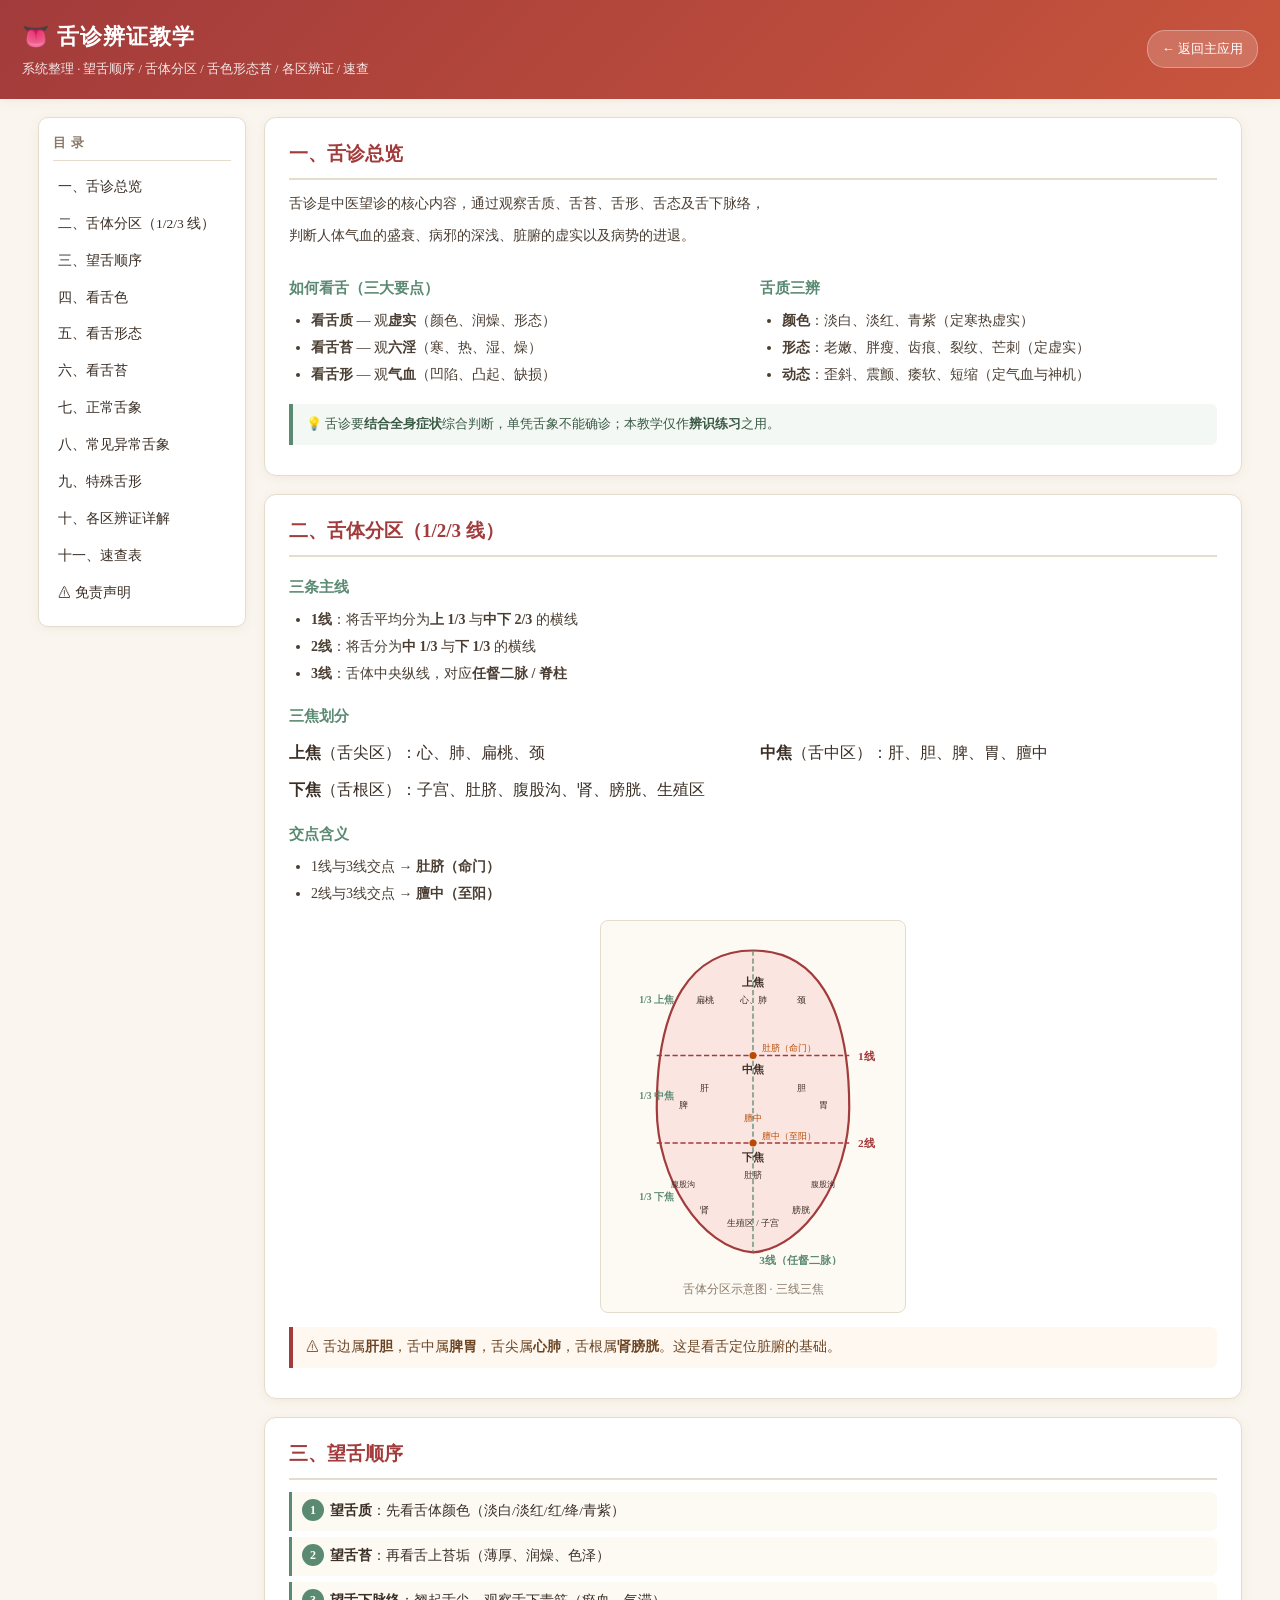
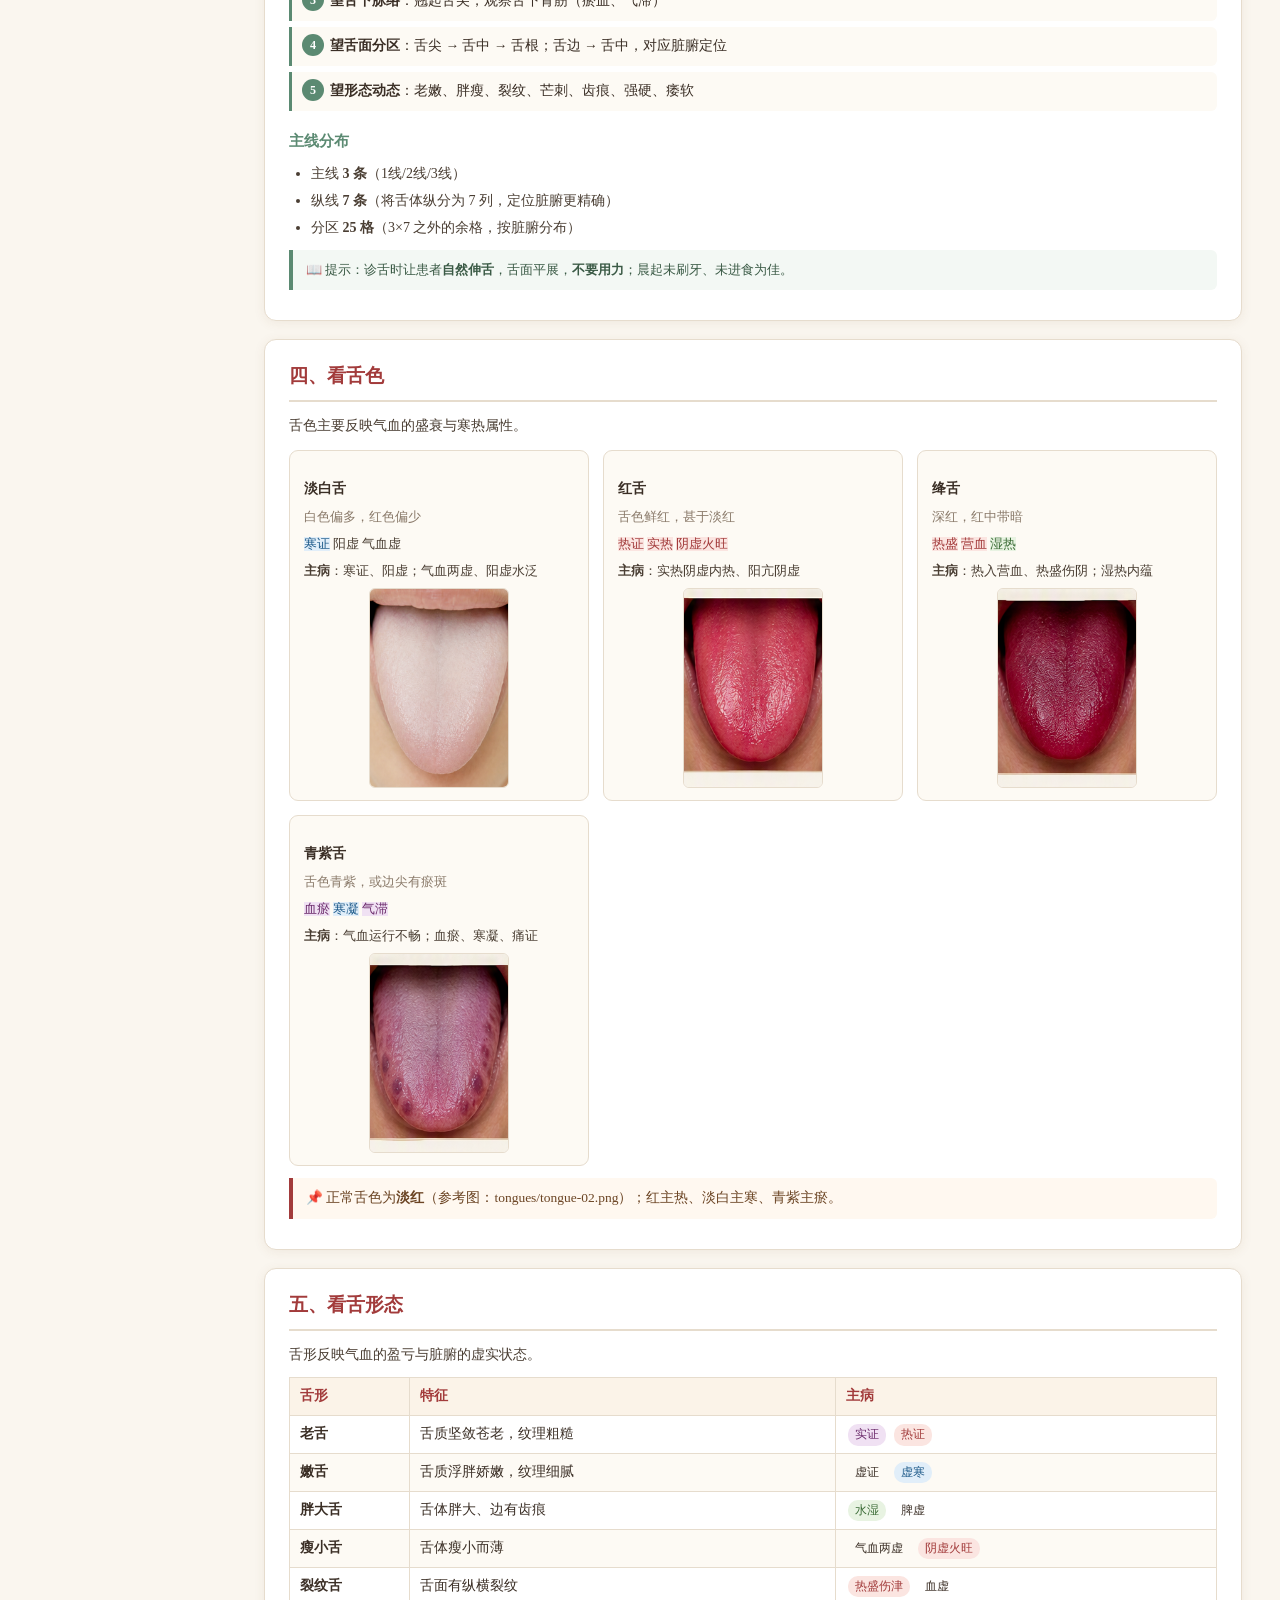
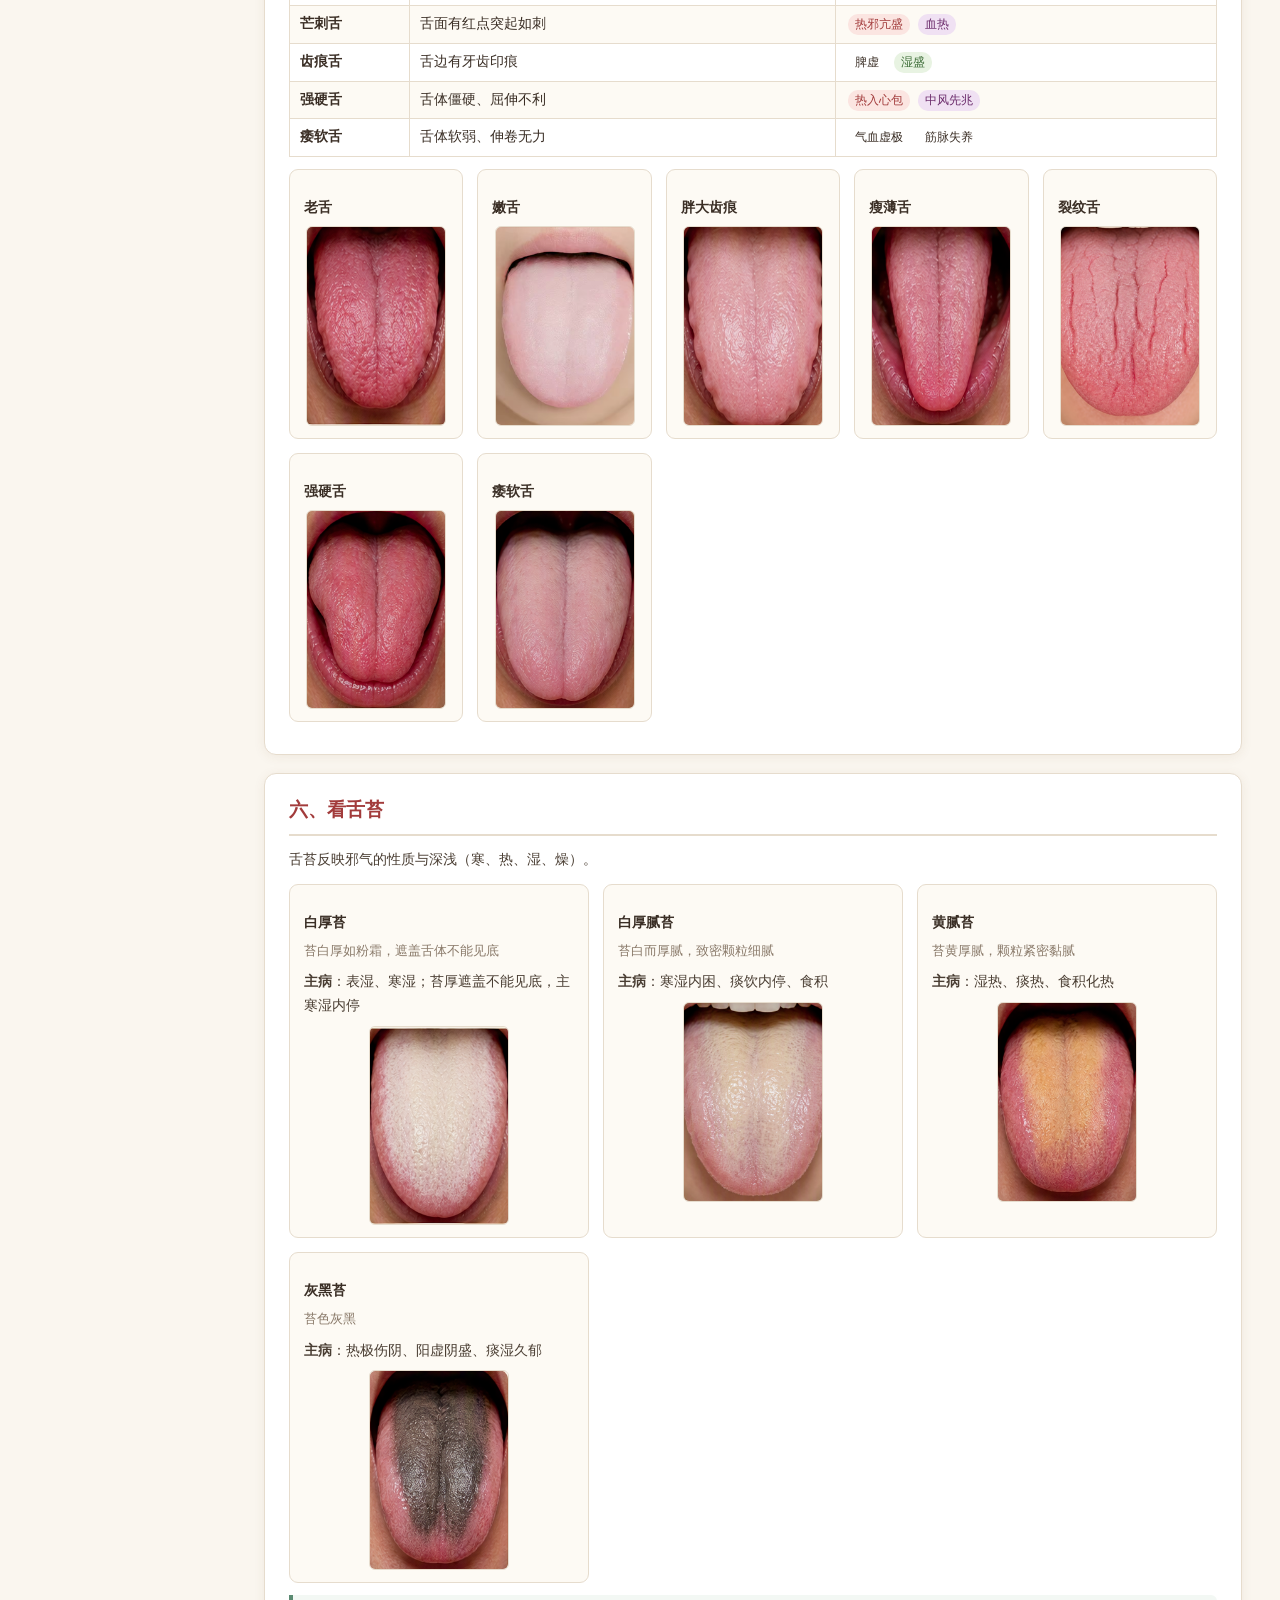
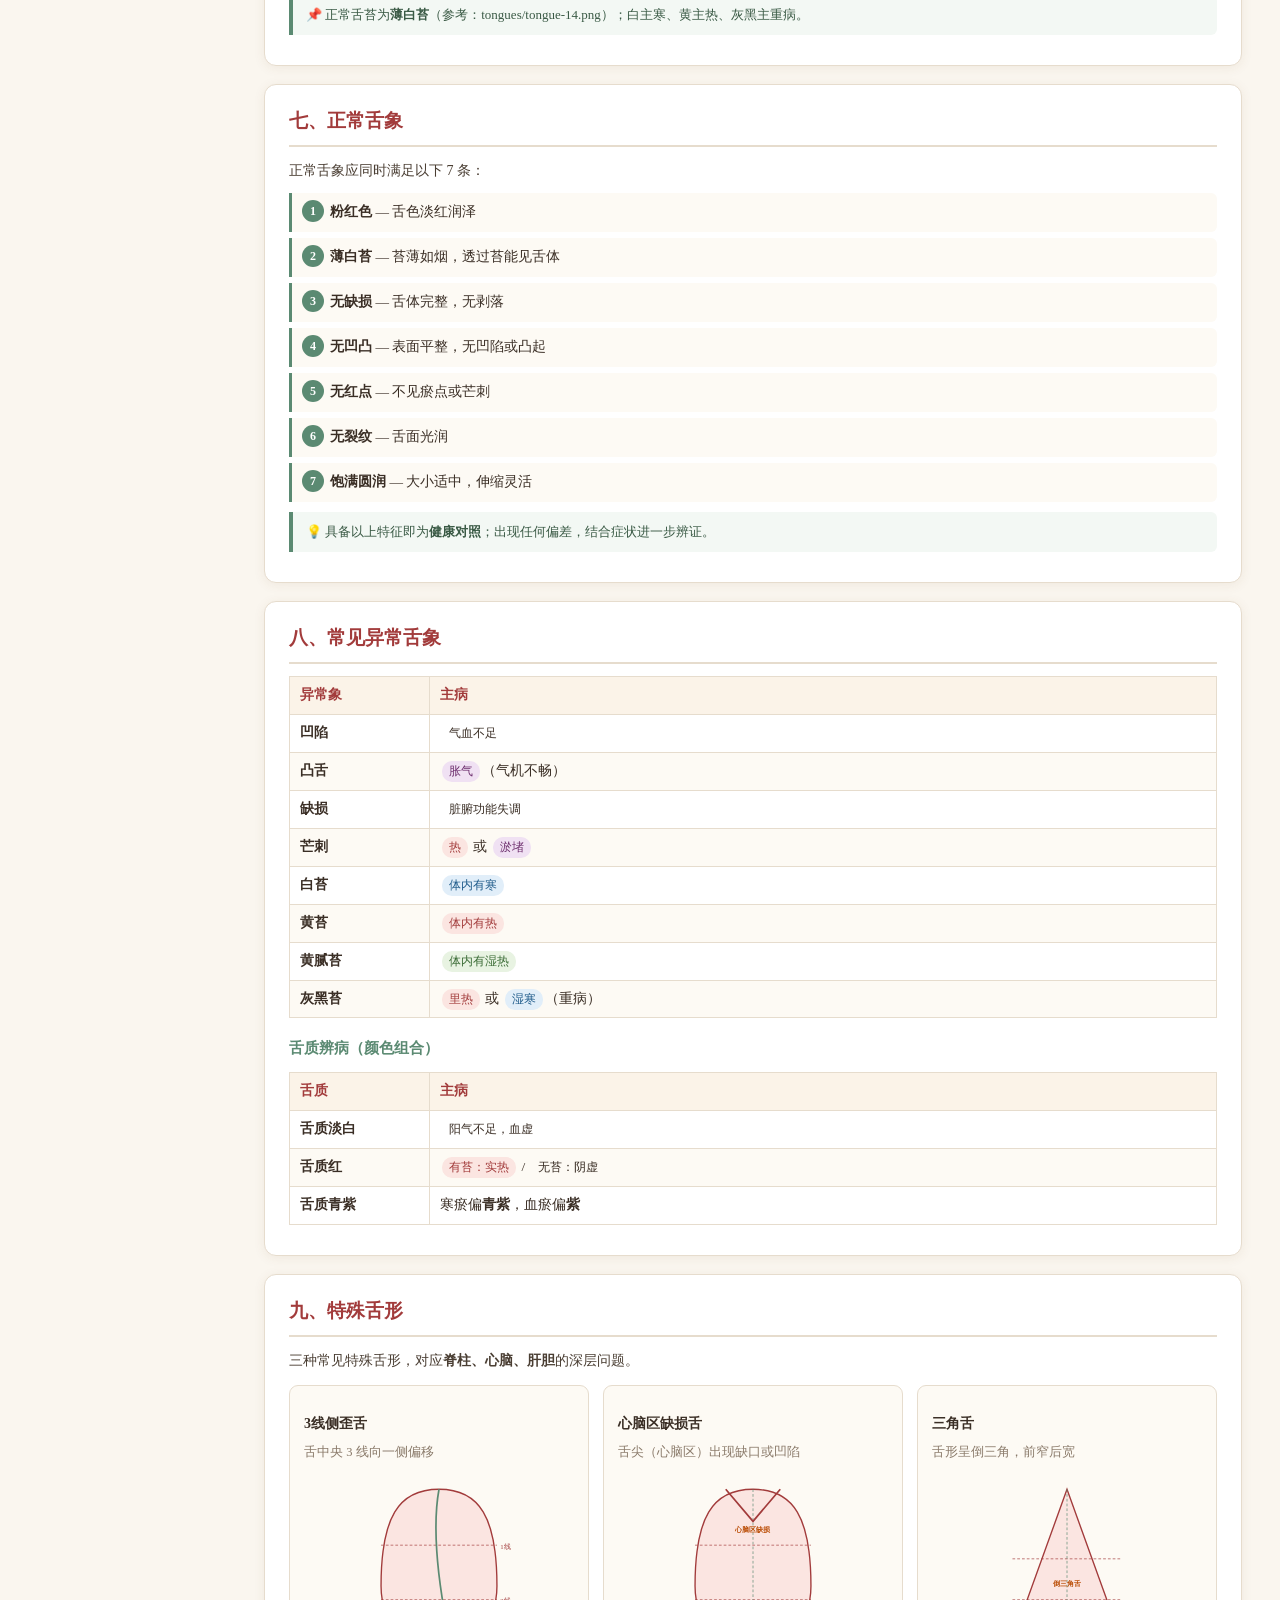
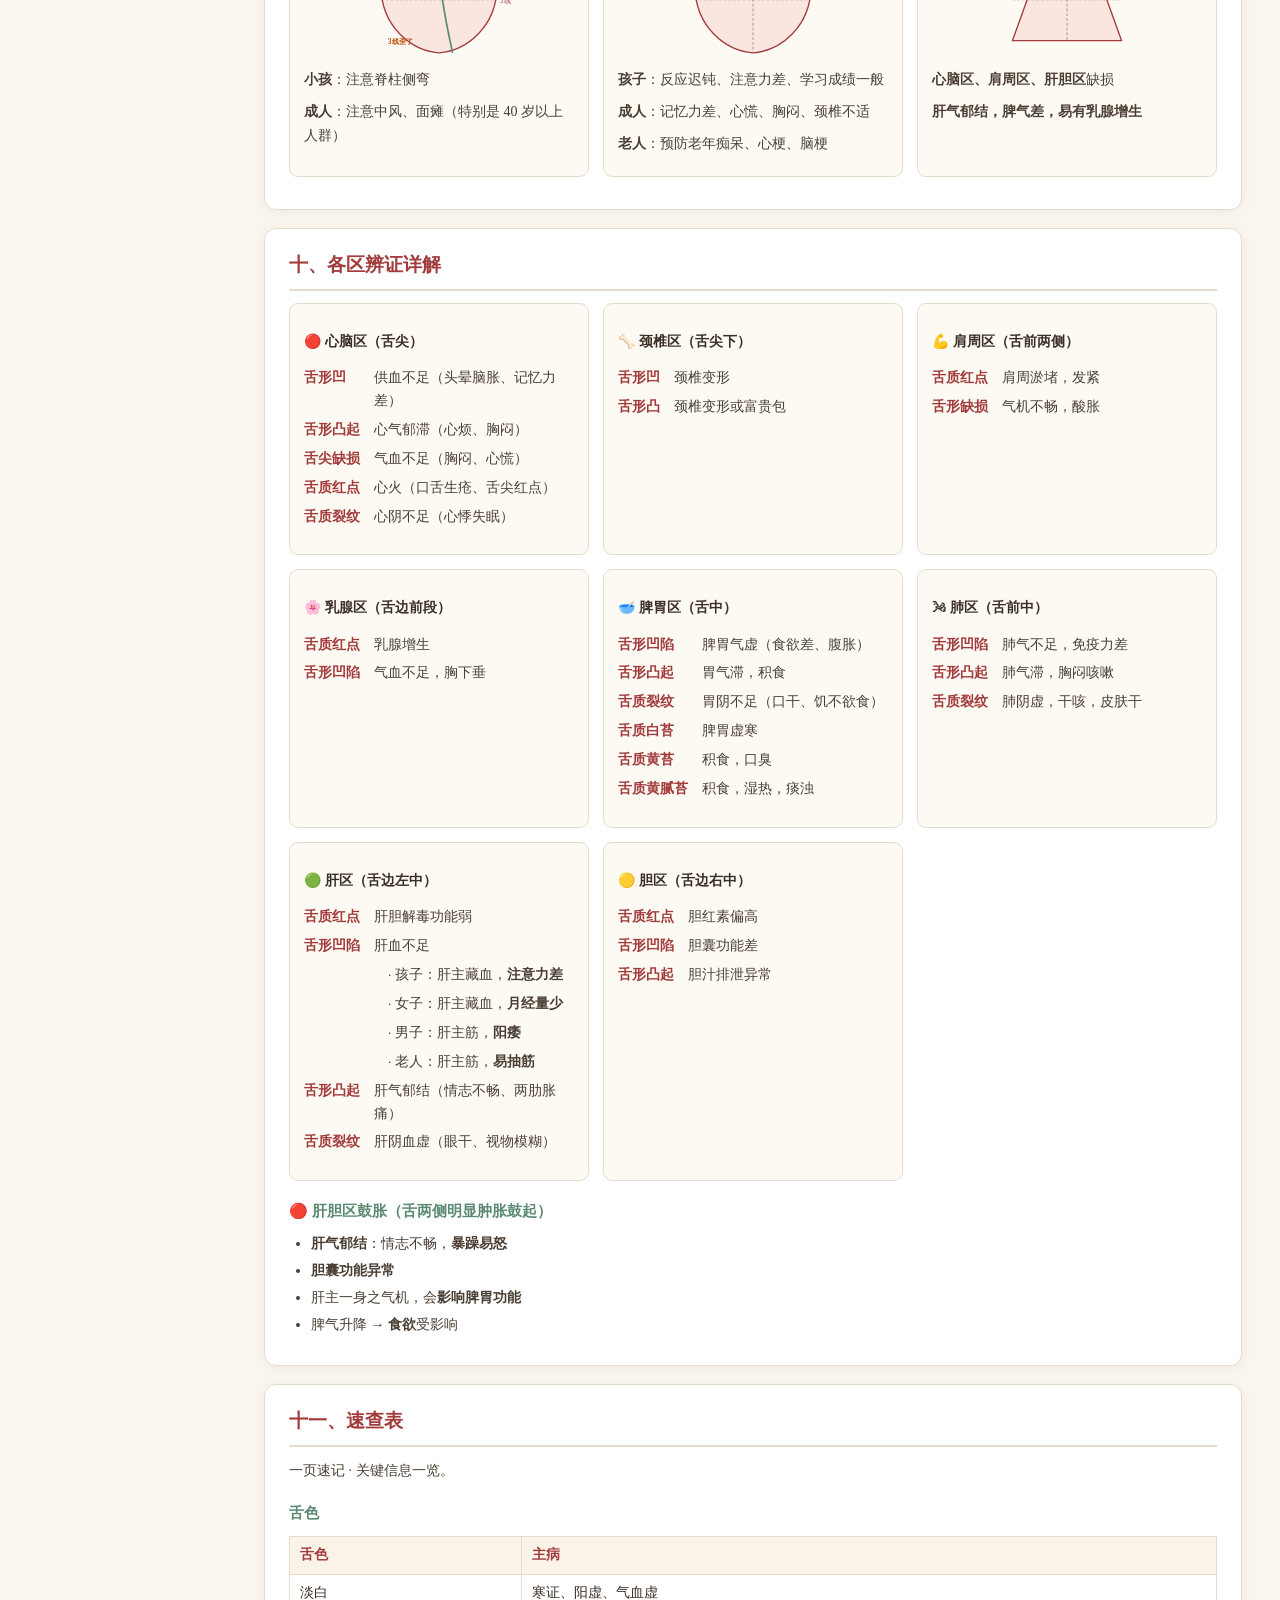
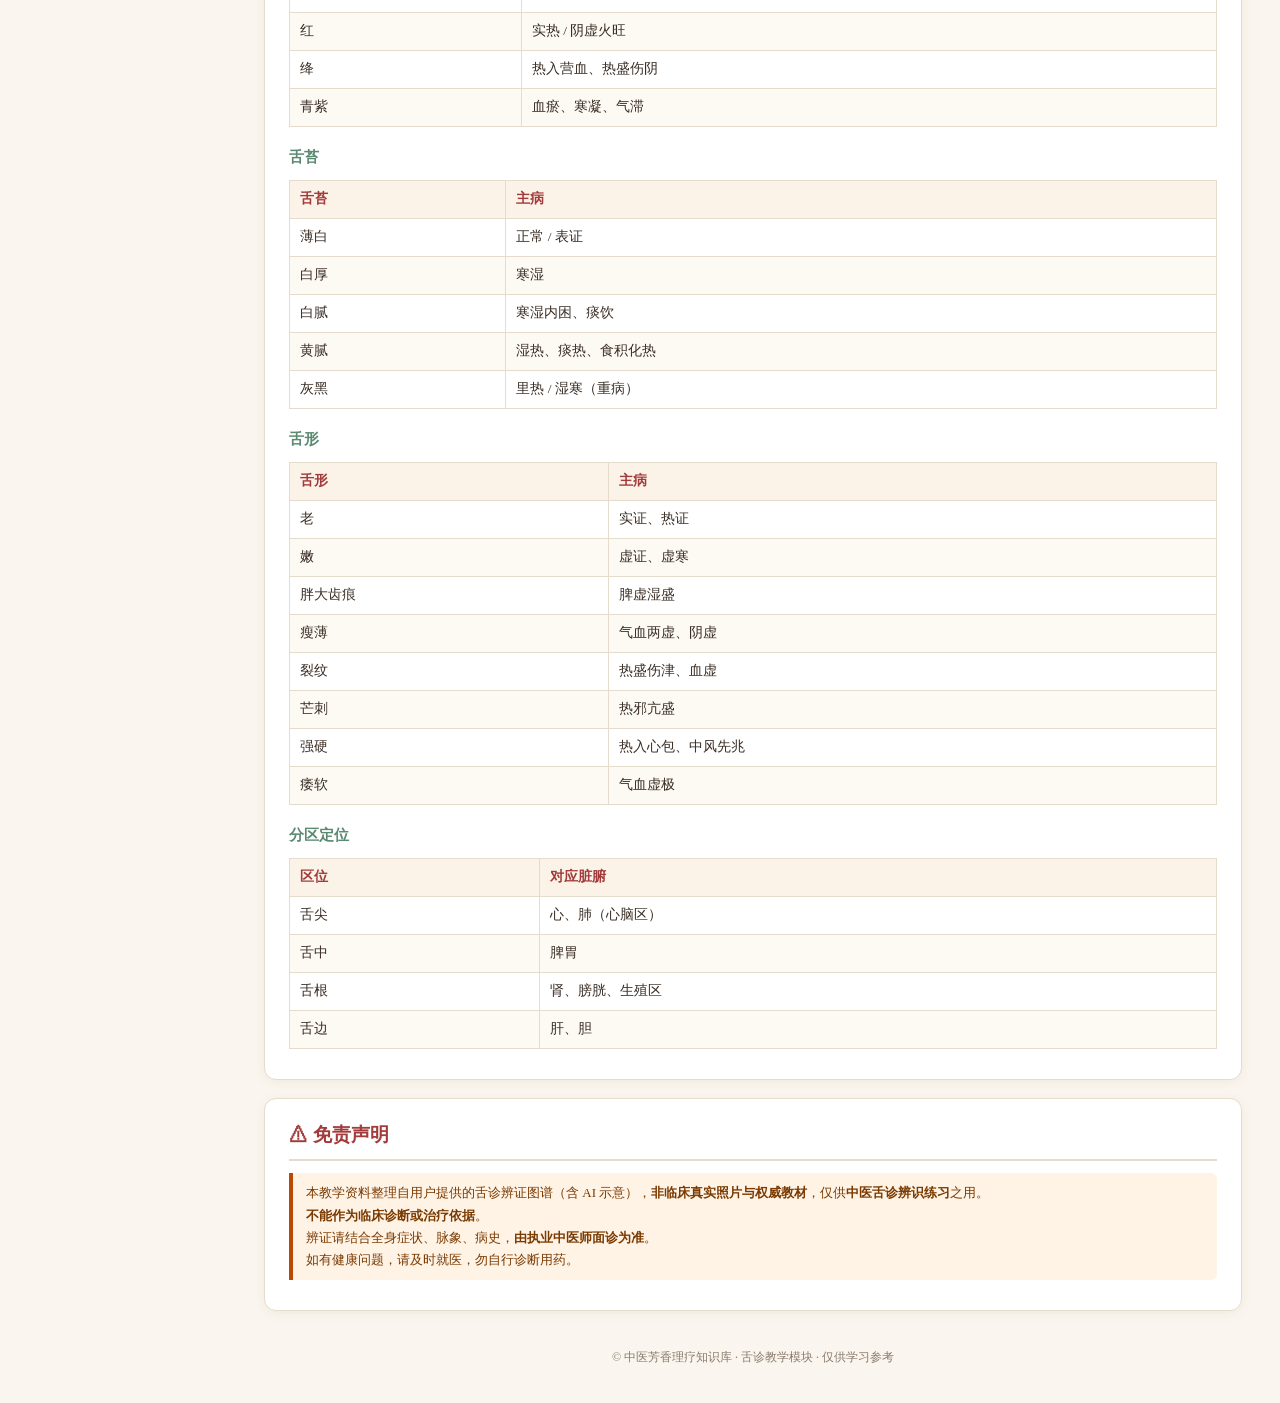
<file: tongue_teach.html>
<!DOCTYPE html>
<html lang="zh-CN">
<head>
<meta charset="UTF-8">
<meta name="viewport" content="width=device-width,initial-scale=1.0">
<title>舌诊教学 · 中医舌诊辨证系统</title>
<style>
:root{
  --accent:#a23b3b;
  --accent2:#5b8a72;
  --warn:#b94a00;
  --line:#e6dccd;
  --bg:#faf6ef;
  --ink:#3a2e25;
  --muted:#8a7a6a;
  --card:#fff;
  --shadow:0 2px 12px rgba(120,80,40,.08);
}
*{box-sizing:border-box}
html,body{margin:0;padding:0;background:var(--bg);color:var(--ink);font-family:-apple-system,"PingFang SC","Microsoft YaHei",serif;line-height:1.7}
a{color:var(--accent);text-decoration:none}
a:hover{text-decoration:underline}

/* 顶部 */
header.top{background:linear-gradient(135deg,#a23b3b,#c8553d);color:#fff;padding:18px 22px;box-shadow:var(--shadow)}
header.top h1{margin:0;font-size:22px;font-weight:700;letter-spacing:1px}
header.top .sub{font-size:12.5px;opacity:.88;margin-top:4px}
header.top .home{position:absolute;right:22px;top:50%;transform:translateY(-50%);background:rgba(255,255,255,.18);color:#fff;padding:7px 14px;border-radius:18px;font-size:13px;border:1px solid rgba(255,255,255,.3)}
header.top .home:hover{background:rgba(255,255,255,.3);text-decoration:none}
header.top{position:relative}

/* 布局 */
.layout{display:flex;max-width:1240px;margin:0 auto;gap:18px;padding:18px}
aside.nav{position:sticky;top:14px;align-self:flex-start;width:208px;flex-shrink:0;background:var(--card);border:1px solid var(--line);border-radius:10px;padding:14px 0;box-shadow:var(--shadow);max-height:calc(100vh - 28px);overflow-y:auto}
aside.nav h3{margin:0 14px 8px;font-size:13px;color:var(--muted);font-weight:600;letter-spacing:1px;border-bottom:1px solid var(--line);padding-bottom:6px}
aside.nav a{display:block;padding:7px 16px;font-size:13.5px;color:var(--ink);border-left:3px solid transparent;transition:.12s}
aside.nav a:hover{background:#fbf3e8;border-left-color:var(--accent);text-decoration:none}
aside.nav a.active{background:#fbf3e8;color:var(--accent);border-left-color:var(--accent);font-weight:600}

main{flex:1;min-width:0}
section.block{background:var(--card);border:1px solid var(--line);border-radius:12px;padding:20px 24px;margin-bottom:18px;box-shadow:var(--shadow);scroll-margin-top:14px}
section.block h2{margin:0 0 12px;font-size:19px;color:var(--accent);font-weight:700;display:flex;align-items:center;gap:8px;border-bottom:2px solid var(--line);padding-bottom:8px}
section.block h3{margin:18px 0 8px;font-size:15px;color:var(--accent2);font-weight:700}
section.block h4{margin:14px 0 6px;font-size:14px;color:var(--ink);font-weight:700}
section.block p{margin:8px 0;color:#4a3e33;font-size:14px}
section.block ul{margin:8px 0;padding-left:22px;font-size:14px;color:#4a3e33}
section.block li{margin:3px 0}

/* 警示/小贴士 */
.tip{border-left:4px solid var(--accent);background:#fff8f0;padding:9px 13px;border-radius:0 6px 6px 0;margin:10px 0;font-size:13.5px;color:#6b4423}
.warn{border-left:4px solid var(--warn);background:#fff3e6;padding:9px 13px;border-radius:0 6px 6px 0;margin:10px 0;font-size:13px;color:#7a3a00}
.note{border-left:4px solid var(--accent2);background:#f3f8f4;padding:9px 13px;border-radius:0 6px 6px 0;margin:10px 0;font-size:13px;color:#3a5a45}

/* 表格 */
table.tc{width:100%;border-collapse:collapse;margin:10px 0;font-size:13.5px}
table.tc th,table.tc td{border:1px solid var(--line);padding:7px 10px;text-align:left;vertical-align:top}
table.tc th{background:#fbf3e8;color:var(--accent);font-weight:600}
table.tc tr:nth-child(even) td{background:#fdfaf4}
table.tc .tag{display:inline-block;padding:1px 7px;border-radius:10px;font-size:11.5px;margin:0 2px}
.tag.hot{background:#fbe5e1;color:#a23b3b}
.tag.cold{background:#e1eef9;color:#1f5b8a}
.tag.damp{background:#e8f3e2;color:#3a6b35}
.tag.defic{background:#f7eee0;color:#7a5a20}
.tag.excess{background:#f0e1f3;color:#6b2b6b}

/* 网格卡片 */
.grid2{display:grid;grid-template-columns:repeat(auto-fill,minmax(260px,1fr));gap:14px;margin:12px 0}
.card{background:#fdfaf4;border:1px solid var(--line);border-radius:9px;padding:12px 14px;transition:.15s}
.card:hover{border-color:var(--accent);box-shadow:var(--shadow)}
.card h4{margin:0 0 6px;font-size:14px;color:var(--accent)}
.card .desc{font-size:12.5px;color:var(--muted);margin-bottom:6px}
.card .ill{font-size:12.5px;color:#4a3e33}
.card img.illu{display:block;width:100%;height:auto;max-width:140px;margin:6px auto 0;border-radius:6px;border:1px solid var(--line)}

/* 局部图示区 */
.illus{display:flex;flex-wrap:wrap;gap:18px;justify-content:center;align-items:flex-start;margin:14px 0}
.illus svg, .illus .svgbox{max-width:100%;height:auto}
.svgbox{background:#fdfaf4;border:1px solid var(--line);border-radius:8px;padding:12px}
.svgcap{text-align:center;font-size:12px;color:var(--muted);margin-top:6px}

/* 三栏对照 */
.dual{display:grid;grid-template-columns:1fr 1fr;gap:14px;margin:10px 0}
@media(max-width:780px){.dual{grid-template-columns:1fr}}

/* 步骤 */
ol.steps{counter-reset:stp;padding-left:0;list-style:none;margin:10px 0}
ol.steps>li{counter-increment:stp;padding:8px 12px 8px 38px;position:relative;background:#fdfaf4;border-left:3px solid var(--accent2);margin:6px 0;border-radius:0 6px 6px 0;font-size:13.5px}
ol.steps>li::before{content:counter(stp);position:absolute;left:10px;top:7px;background:var(--accent2);color:#fff;width:22px;height:22px;border-radius:50%;text-align:center;line-height:22px;font-size:12px;font-weight:700}

/* 速查表样式 */
.kv{display:grid;grid-template-columns:max-content 1fr;gap:6px 14px;font-size:13.5px}
.kv dt{font-weight:700;color:var(--accent)}
.kv dd{margin:0;color:#4a3e33}

/* 移动端 */
@media(max-width:860px){
  .layout{flex-direction:column;padding:12px}
  aside.nav{position:static;width:100%;max-height:none}
  header.top h1{font-size:18px}
  header.top .home{position:static;display:inline-block;margin-top:8px;transform:none}
  header.top{text-align:left}
}

/* 返回顶部 */
.toTop{position:fixed;right:18px;bottom:18px;background:var(--accent);color:#fff;width:42px;height:42px;border-radius:50%;display:none;align-items:center;justify-content:center;cursor:pointer;box-shadow:var(--shadow);font-size:18px;z-index:999}
.toTop.show{display:flex}

footer{padding:18px;text-align:center;color:var(--muted);font-size:12px}
</style>
</head>
<body>

<header class="top">
  <h1>👅 舌诊辨证教学</h1>
  <div class="sub">系统整理 · 望舌顺序 / 舌体分区 / 舌色形态苔 / 各区辨证 / 速查</div>
  <a class="home" href="index.html">← 返回主应用</a>
</header>

<div class="layout">

<aside class="nav">
  <h3>目 录</h3>
  <a href="#overview">一、舌诊总览</a>
  <a href="#zones">二、舌体分区（1/2/3 线）</a>
  <a href="#order">三、望舌顺序</a>
  <a href="#color">四、看舌色</a>
  <a href="#shape">五、看舌形态</a>
  <a href="#coating">六、看舌苔</a>
  <a href="#normal">七、正常舌象</a>
  <a href="#abnormal">八、常见异常舌象</a>
  <a href="#special">九、特殊舌形</a>
  <a href="#zone-dx">十、各区辨证详解</a>
  <a href="#quick">十一、速查表</a>
  <a href="#disclaimer">⚠ 免责声明</a>
</aside>

<main>

<!-- 一、舌诊总览 -->
<section class="block" id="overview">
<h2>一、舌诊总览</h2>
<p>舌诊是中医望诊的核心内容，通过观察舌质、舌苔、舌形、舌态及舌下脉络，</p>
<p>判断人体气血的盛衰、病邪的深浅、脏腑的虚实以及病势的进退。</p>

<div class="dual">
<div>
  <h3>如何看舌（三大要点）</h3>
  <ul>
    <li><b>看舌质</b> — 观<b>虚实</b>（颜色、润燥、形态）</li>
    <li><b>看舌苔</b> — 观<b>六淫</b>（寒、热、湿、燥）</li>
    <li><b>看舌形</b> — 观<b>气血</b>（凹陷、凸起、缺损）</li>
  </ul>
</div>
<div>
  <h3>舌质三辨</h3>
  <ul>
    <li><b>颜色</b>：淡白、淡红、青紫（定寒热虚实）</li>
    <li><b>形态</b>：老嫩、胖瘦、齿痕、裂纹、芒刺（定虚实）</li>
    <li><b>动态</b>：歪斜、震颤、痿软、短缩（定气血与神机）</li>
  </ul>
</div>
</div>

<div class="note">💡 舌诊要<b>结合全身症状</b>综合判断，单凭舌象不能确诊；本教学仅作<b>辨识练习</b>之用。</div>
</section>

<!-- 二、舌体分区 -->
<section class="block" id="zones">
<h2>二、舌体分区（1/2/3 线）</h2>

<h3>三条主线</h3>
<ul>
  <li><b>1线</b>：将舌平均分为<b>上 1/3</b> 与<b>中下 2/3</b> 的横线</li>
  <li><b>2线</b>：将舌分为<b>中 1/3</b> 与<b>下 1/3</b> 的横线</li>
  <li><b>3线</b>：舌体中央纵线，对应<b>任督二脉 / 脊柱</b></li>
</ul>

<h3>三焦划分</h3>
<div class="dual">
  <div>
    <b>上焦</b>（舌尖区）：心、肺、扁桃、颈
  </div>
  <div>
    <b>中焦</b>（舌中区）：肝、胆、脾、胃、膻中
  </div>
</div>
<div>
  <b>下焦</b>（舌根区）：子宫、肚脐、腹股沟、肾、膀胱、生殖区
</div>

<h3>交点含义</h3>
<ul>
  <li>1线与3线交点 → <b>肚脐（命门）</b></li>
  <li>2线与3线交点 → <b>膻中（至阳）</b></li>
</ul>

<div class="illus">
  <div class="svgbox">
<svg viewBox="0 0 320 380" width="280" xmlns="http://www.w3.org/2000/svg" aria-label="舌体分区示意图">
  <!-- 舌体外轮廓 -->
  <path d="M160 20 C 90 20 50 80 50 200 C 50 280 100 360 160 365 C 220 360 270 280 270 200 C 270 80 230 20 160 20 Z" fill="#fbe5e1" stroke="#a23b3b" stroke-width="2.5"/>
  <!-- 1线 -->
  <line x1="50" y1="140" x2="270" y2="140" stroke="#a23b3b" stroke-width="1.5" stroke-dasharray="6 3"/>
  <text x="280" y="145" fill="#a23b3b" font-size="13" font-weight="700">1线</text>
  <!-- 2线 -->
  <line x1="50" y1="240" x2="270" y2="240" stroke="#a23b3b" stroke-width="1.5" stroke-dasharray="6 3"/>
  <text x="280" y="245" fill="#a23b3b" font-size="13" font-weight="700">2线</text>
  <!-- 3线 -->
  <line x1="160" y1="20" x2="160" y2="365" stroke="#5b8a72" stroke-width="1.5" stroke-dasharray="6 3"/>
  <text x="167" y="378" fill="#5b8a72" font-size="13" font-weight="700">3线（任督二脉）</text>

  <!-- 三焦标记 -->
  <text x="30" y="80" fill="#5b8a72" font-size="11" font-weight="700">1/3 上焦</text>
  <text x="30" y="190" fill="#5b8a72" font-size="11" font-weight="700">1/3 中焦</text>
  <text x="30" y="305" fill="#5b8a72" font-size="11" font-weight="700">1/3 下焦</text>

  <!-- 交点 -->
  <circle cx="160" cy="140" r="4" fill="#b94a00"/>
  <text x="170" y="135" fill="#b94a00" font-size="10">肚脐（命门）</text>
  <circle cx="160" cy="240" r="4" fill="#b94a00"/>
  <text x="170" y="235" fill="#b94a00" font-size="10">膻中（至阳）</text>

  <!-- 上焦区 -->
  <text x="160" y="60" text-anchor="middle" fill="#3a2e25" font-size="13" font-weight="700">上焦</text>
  <text x="160" y="80" text-anchor="middle" fill="#3a2e25" font-size="10">心、肺</text>
  <text x="105" y="80" text-anchor="middle" fill="#3a2e25" font-size="10">扁桃</text>
  <text x="215" y="80" text-anchor="middle" fill="#3a2e25" font-size="10">颈</text>

  <!-- 中焦区 -->
  <text x="160" y="160" text-anchor="middle" fill="#3a2e25" font-size="12" font-weight="700">中焦</text>
  <text x="105" y="180" text-anchor="middle" fill="#3a2e25" font-size="10">肝</text>
  <text x="215" y="180" text-anchor="middle" fill="#3a2e25" font-size="10">胆</text>
  <text x="80" y="200" text-anchor="middle" fill="#3a2e25" font-size="10">脾</text>
  <text x="240" y="200" text-anchor="middle" fill="#3a2e25" font-size="10">胃</text>
  <text x="160" y="215" text-anchor="middle" fill="#b94a00" font-size="10">膻中</text>

  <!-- 下焦区 -->
  <text x="160" y="260" text-anchor="middle" fill="#3a2e25" font-size="12" font-weight="700">下焦</text>
  <text x="160" y="280" text-anchor="middle" fill="#3a2e25" font-size="10">肚脐</text>
  <text x="80" y="290" text-anchor="middle" fill="#3a2e25" font-size="9">腹股沟</text>
  <text x="240" y="290" text-anchor="middle" fill="#3a2e25" font-size="9">腹股沟</text>
  <text x="105" y="320" text-anchor="middle" fill="#3a2e25" font-size="10">肾</text>
  <text x="215" y="320" text-anchor="middle" fill="#3a2e25" font-size="10">膀胱</text>
  <text x="160" y="335" text-anchor="middle" fill="#3a2e25" font-size="10">生殖区 / 子宫</text>
</svg>
    <div class="svgcap">舌体分区示意图 · 三线三焦</div>
  </div>
</div>

<div class="tip">⚠ 舌边属<b>肝胆</b>，舌中属<b>脾胃</b>，舌尖属<b>心肺</b>，舌根属<b>肾膀胱</b>。这是看舌定位脏腑的基础。</div>
</section>

<!-- 三、望舌顺序 -->
<section class="block" id="order">
<h2>三、望舌顺序</h2>

<ol class="steps">
  <li><b>望舌质</b>：先看舌体颜色（淡白/淡红/红/绛/青紫）</li>
  <li><b>望舌苔</b>：再看舌上苔垢（薄厚、润燥、色泽）</li>
  <li><b>望舌下脉络</b>：翘起舌尖，观察舌下青筋（瘀血、气滞）</li>
  <li><b>望舌面分区</b>：舌尖 → 舌中 → 舌根；舌边 → 舌中，对应脏腑定位</li>
  <li><b>望形态动态</b>：老嫩、胖瘦、裂纹、芒刺、齿痕、强硬、痿软</li>
</ol>

<h3>主线分布</h3>
<ul>
  <li>主线 <b>3 条</b>（1线/2线/3线）</li>
  <li>纵线 <b>7 条</b>（将舌体纵分为 7 列，定位脏腑更精确）</li>
  <li>分区 <b>25 格</b>（3×7 之外的余格，按脏腑分布）</li>
</ul>

<div class="note">📖 提示：诊舌时让患者<b>自然伸舌</b>，舌面平展，<b>不要用力</b>；晨起未刷牙、未进食为佳。</div>
</section>

<!-- 四、看舌色 -->
<section class="block" id="color">
<h2>四、看舌色</h2>
<p>舌色主要反映气血的盛衰与寒热属性。</p>

<div class="grid2">

  <div class="card">
    <h4>淡白舌</h4>
    <div class="desc">白色偏多，红色偏少</div>
    <div class="ill">
      <span class="tag cold">寒证</span>
      <span class="tag defc">阳虚</span>
      <span class="tag defc">气血虚</span>
    </div>
    <p style="margin:6px 0 0;font-size:12.5px;color:#4a3e33"><b>主病</b>：寒证、阳虚；气血两虚、阳虚水泛</p>
    <img class="illu" src="tongues/tongue-01.png" alt="淡白舌" loading="lazy">
  </div>

  <div class="card">
    <h4>红舌</h4>
    <div class="desc">舌色鲜红，甚于淡红</div>
    <div class="ill">
      <span class="tag hot">热证</span>
      <span class="tag hot">实热</span>
      <span class="tag hot">阴虚火旺</span>
    </div>
    <p style="margin:6px 0 0;font-size:12.5px;color:#4a3e33"><b>主病</b>：实热阴虚内热、阳亢阴虚</p>
    <img class="illu" src="tongues/tongue-03.png" alt="红舌" loading="lazy">
  </div>

  <div class="card">
    <h4>绛舌</h4>
    <div class="desc">深红，红中带暗</div>
    <div class="ill">
      <span class="tag hot">热盛</span>
      <span class="tag hot">营血</span>
      <span class="tag damp">湿热</span>
    </div>
    <p style="margin:6px 0 0;font-size:12.5px;color:#4a3e33"><b>主病</b>：热入营血、热盛伤阴；湿热内蕴</p>
    <img class="illu" src="tongues/tongue-04.png" alt="绛舌" loading="lazy">
  </div>

  <div class="card">
    <h4>青紫舌</h4>
    <div class="desc">舌色青紫，或边尖有瘀斑</div>
    <div class="ill">
      <span class="tag excess">血瘀</span>
      <span class="tag cold">寒凝</span>
      <span class="tag excess">气滞</span>
    </div>
    <p style="margin:6px 0 0;font-size:12.5px;color:#4a3e33"><b>主病</b>：气血运行不畅；血瘀、寒凝、痛证</p>
    <img class="illu" src="tongues/tongue-05.png" alt="青紫舌" loading="lazy">
  </div>

</div>

<div class="tip">📌 正常舌色为<b>淡红</b>（参考图：tongues/tongue-02.png）；红主热、淡白主寒、青紫主瘀。</div>
</section>

<!-- 五、看舌形态 -->
<section class="block" id="shape">
<h2>五、看舌形态</h2>
<p>舌形反映气血的盈亏与脏腑的虚实状态。</p>

<table class="tc">
<thead><tr><th style="width:120px">舌形</th><th>特征</th><th>主病</th></tr></thead>
<tbody>
  <tr><td><b>老舌</b></td><td>舌质坚敛苍老，纹理粗糙</td><td><span class="tag excess">实证</span> <span class="tag hot">热证</span></td></tr>
  <tr><td><b>嫩舌</b></td><td>舌质浮胖娇嫩，纹理细腻</td><td><span class="tag defc">虚证</span> <span class="tag cold">虚寒</span></td></tr>
  <tr><td><b>胖大舌</b></td><td>舌体胖大、边有齿痕</td><td><span class="tag damp">水湿</span> <span class="tag defc">脾虚</span></td></tr>
  <tr><td><b>瘦小舌</b></td><td>舌体瘦小而薄</td><td><span class="tag defc">气血两虚</span> <span class="tag hot">阴虚火旺</span></td></tr>
  <tr><td><b>裂纹舌</b></td><td>舌面有纵横裂纹</td><td><span class="tag hot">热盛伤津</span> <span class="tag defc">血虚</span></td></tr>
  <tr><td><b>芒刺舌</b></td><td>舌面有红点突起如刺</td><td><span class="tag hot">热邪亢盛</span> <span class="tag excess">血热</span></td></tr>
  <tr><td><b>齿痕舌</b></td><td>舌边有牙齿印痕</td><td><span class="tag defc">脾虚</span> <span class="tag damp">湿盛</span></td></tr>
  <tr><td><b>强硬舌</b></td><td>舌体僵硬、屈伸不利</td><td><span class="tag hot">热入心包</span> <span class="tag excess">中风先兆</span></td></tr>
  <tr><td><b>痿软舌</b></td><td>舌体软弱、伸卷无力</td><td><span class="tag defc">气血虚极</span> <span class="tag defc">筋脉失养</span></td></tr>
</tbody>
</table>

<div class="grid2" style="grid-template-columns:repeat(auto-fill,minmax(170px,1fr))">
  <div class="card"><h4>老舌</h4><img class="illu" src="tongues/tongue-06.png" loading="lazy"></div>
  <div class="card"><h4>嫩舌</h4><img class="illu" src="tongues/tongue-07.png" loading="lazy"></div>
  <div class="card"><h4>胖大齿痕</h4><img class="illu" src="tongues/tongue-08.png" loading="lazy"></div>
  <div class="card"><h4>瘦薄舌</h4><img class="illu" src="tongues/tongue-09.png" loading="lazy"></div>
  <div class="card"><h4>裂纹舌</h4><img class="illu" src="tongues/tongue-10.png" loading="lazy"></div>
  <div class="card"><h4>强硬舌</h4><img class="illu" src="tongues/tongue-19.png" loading="lazy"></div>
  <div class="card"><h4>痿软舌</h4><img class="illu" src="tongues/tongue-20.png" loading="lazy"></div>
</div>
</section>

<!-- 六、看舌苔 -->
<section class="block" id="coating">
<h2>六、看舌苔</h2>
<p>舌苔反映邪气的性质与深浅（寒、热、湿、燥）。</p>

<div class="grid2">
  <div class="card">
    <h4>白厚苔</h4>
    <div class="desc">苔白厚如粉霜，遮盖舌体不能见底</div>
    <p><b>主病</b>：表湿、寒湿；苔厚遮盖不能见底，主寒湿内停</p>
    <img class="illu" src="tongues/tongue-15.png" alt="白厚苔" loading="lazy">
  </div>

  <div class="card">
    <h4>白厚腻苔</h4>
    <div class="desc">苔白而厚腻，致密颗粒细腻</div>
    <p><b>主病</b>：寒湿内困、痰饮内停、食积</p>
    <img class="illu" src="tongues/tongue-16.png" alt="白厚腻苔" loading="lazy">
  </div>

  <div class="card">
    <h4>黄腻苔</h4>
    <div class="desc">苔黄厚腻，颗粒紧密黏腻</div>
    <p><b>主病</b>：湿热、痰热、食积化热</p>
    <img class="illu" src="tongues/tongue-12.png" alt="黄腻苔" loading="lazy">
  </div>

  <div class="card">
    <h4>灰黑苔</h4>
    <div class="desc">苔色灰黑</div>
    <p><b>主病</b>：热极伤阴、阳虚阴盛、痰湿久郁</p>
    <img class="illu" src="tongues/tongue-13.png" alt="灰黑苔" loading="lazy">
  </div>
</div>

<div class="note">📌 正常舌苔为<b>薄白苔</b>（参考：tongues/tongue-14.png）；白主寒、黄主热、灰黑主重病。</div>
</section>

<!-- 七、正常舌象 -->
<section class="block" id="normal">
<h2>七、正常舌象</h2>
<p>正常舌象应同时满足以下 7 条：</p>

<ol class="steps">
  <li><b>粉红色</b> — 舌色淡红润泽</li>
  <li><b>薄白苔</b> — 苔薄如烟，透过苔能见舌体</li>
  <li><b>无缺损</b> — 舌体完整，无剥落</li>
  <li><b>无凹凸</b> — 表面平整，无凹陷或凸起</li>
  <li><b>无红点</b> — 不见瘀点或芒刺</li>
  <li><b>无裂纹</b> — 舌面光润</li>
  <li><b>饱满圆润</b> — 大小适中，伸缩灵活</li>
</ol>

<div class="note">💡 具备以上特征即为<b>健康对照</b>；出现任何偏差，结合症状进一步辨证。</div>
</section>

<!-- 八、常见异常舌象 -->
<section class="block" id="abnormal">
<h2>八、常见异常舌象</h2>

<table class="tc">
<thead><tr><th style="width:140px">异常象</th><th>主病</th></tr></thead>
<tbody>
  <tr><td><b>凹陷</b></td><td><span class="tag defc">气血不足</span></td></tr>
  <tr><td><b>凸舌</b></td><td><span class="tag excess">胀气</span>（气机不畅）</td></tr>
  <tr><td><b>缺损</b></td><td><span class="tag defc">脏腑功能失调</span></td></tr>
  <tr><td><b>芒刺</b></td><td><span class="tag hot">热</span> 或 <span class="tag excess">淤堵</span></td></tr>
  <tr><td><b>白苔</b></td><td><span class="tag cold">体内有寒</span></td></tr>
  <tr><td><b>黄苔</b></td><td><span class="tag hot">体内有热</span></td></tr>
  <tr><td><b>黄腻苔</b></td><td><span class="tag damp">体内有湿热</span></td></tr>
  <tr><td><b>灰黑苔</b></td><td><span class="tag hot">里热</span> 或 <span class="tag cold">湿寒</span>（重病）</td></tr>
</tbody>
</table>

<h3>舌质辨病（颜色组合）</h3>
<table class="tc">
<thead><tr><th style="width:140px">舌质</th><th>主病</th></tr></thead>
<tbody>
  <tr><td><b>舌质淡白</b></td><td><span class="tag defc">阳气不足，血虚</span></td></tr>
  <tr><td><b>舌质红</b></td><td><span class="tag hot">有苔：实热</span> / <span class="tag defc">无苔：阴虚</span></td></tr>
  <tr><td><b>舌质青紫</b></td><td>寒瘀偏<b>青紫</b>，血瘀偏<b>紫</b></td></tr>
</tbody>
</table>
</section>

<!-- 九、特殊舌形 -->
<section class="block" id="special">
<h2>九、特殊舌形</h2>
<p>三种常见特殊舌形，对应<b>脊柱、心脑、肝胆</b>的深层问题。</p>

<div class="grid2">

  <div class="card">
    <h4>3线侧歪舌</h4>
    <div class="desc">舌中央 3 线向一侧偏移</div>
    <div class="illus" style="justify-content:center">
      <svg viewBox="0 0 220 260" width="150" xmlns="http://www.w3.org/2000/svg">
        <path d="M110 18 C 50 18 25 60 25 160 C 25 220 70 255 110 258 C 150 255 195 220 195 160 C 195 60 170 18 110 18 Z" fill="#fbe5e1" stroke="#a23b3b" stroke-width="2"/>
        <line x1="25" y1="100" x2="195" y2="100" stroke="#a23b3b" stroke-width="1" stroke-dasharray="4 3"/>
        <text x="200" y="105" fill="#a23b3b" font-size="10">1线</text>
        <line x1="25" y1="180" x2="195" y2="180" stroke="#a23b3b" stroke-width="1" stroke-dasharray="4 3"/>
        <text x="200" y="185" fill="#a23b3b" font-size="10">2线</text>
        <!-- 3线侧歪 -->
        <path d="M 110 18 Q 95 100 130 258" stroke="#5b8a72" stroke-width="2.5" fill="none"/>
        <text x="35" y="245" fill="#b94a00" font-size="11" font-weight="700">3线歪了</text>
      </svg>
    </div>
    <p><b>小孩</b>：注意脊柱侧弯</p>
    <p><b>成人</b>：注意中风、面瘫（特别是 40 岁以上人群）</p>
  </div>

  <div class="card">
    <h4>心脑区缺损舌</h4>
    <div class="desc">舌尖（心脑区）出现缺口或凹陷</div>
    <div class="illus" style="justify-content:center">
      <svg viewBox="0 0 220 260" width="150" xmlns="http://www.w3.org/2000/svg">
        <path d="M110 18 C 50 18 25 60 25 160 C 25 220 70 255 110 258 C 150 255 195 220 195 160 C 195 60 170 18 110 18 Z" fill="#fbe5e1" stroke="#a23b3b" stroke-width="2"/>
        <line x1="25" y1="100" x2="195" y2="100" stroke="#a23b3b" stroke-width="1" stroke-dasharray="4 3"/>
        <line x1="25" y1="180" x2="195" y2="180" stroke="#a23b3b" stroke-width="1" stroke-dasharray="4 3"/>
        <line x1="110" y1="18" x2="110" y2="258" stroke="#5b8a72" stroke-width="1" stroke-dasharray="4 3"/>
        <!-- 缺口（V形凹陷在舌尖） -->
        <path d="M 70 18 L 110 65 L 150 18" stroke="#a23b3b" stroke-width="2.5" fill="none"/>
        <text x="110" y="80" text-anchor="middle" fill="#b94a00" font-size="11" font-weight="700">心脑区缺损</text>
      </svg>
    </div>
    <p><b>孩子</b>：反应迟钝、注意力差、学习成绩一般</p>
    <p><b>成人</b>：记忆力差、心慌、胸闷、颈椎不适</p>
    <p><b>老人</b>：预防老年痴呆、心梗、脑梗</p>
  </div>

  <div class="card">
    <h4>三角舌</h4>
    <div class="desc">舌形呈倒三角，前窄后宽</div>
    <div class="illus" style="justify-content:center">
      <svg viewBox="0 0 220 260" width="150" xmlns="http://www.w3.org/2000/svg">
        <path d="M110 18 L 30 240 L 190 240 Z" fill="#fbe5e1" stroke="#a23b3b" stroke-width="2"/>
        <line x1="30" y1="120" x2="190" y2="120" stroke="#a23b3b" stroke-width="1" stroke-dasharray="4 3"/>
        <line x1="30" y1="180" x2="190" y2="180" stroke="#a23b3b" stroke-width="1" stroke-dasharray="4 3"/>
        <line x1="110" y1="18" x2="110" y2="240" stroke="#5b8a72" stroke-width="1" stroke-dasharray="4 3"/>
        <text x="110" y="160" text-anchor="middle" fill="#b94a00" font-size="11" font-weight="700">倒三角舌</text>
      </svg>
    </div>
    <p><b>心脑区、肩周区、肝胆区</b>缺损</p>
    <p><b>肝气郁结，脾气差，易有乳腺增生</b></p>
  </div>

</div>
</section>

<!-- 十、各区辨证 -->
<section class="block" id="zone-dx">
<h2>十、各区辨证详解</h2>

<div class="grid2">

  <div class="card">
    <h4>🔴 心脑区（舌尖）</h4>
    <dl class="kv">
      <dt>舌形凹</dt><dd>供血不足（头晕脑胀、记忆力差）</dd>
      <dt>舌形凸起</dt><dd>心气郁滞（心烦、胸闷）</dd>
      <dt>舌尖缺损</dt><dd>气血不足（胸闷、心慌）</dd>
      <dt>舌质红点</dt><dd>心火（口舌生疮、舌尖红点）</dd>
      <dt>舌质裂纹</dt><dd>心阴不足（心悸失眠）</dd>
    </dl>
  </div>

  <div class="card">
    <h4>🦴 颈椎区（舌尖下）</h4>
    <dl class="kv">
      <dt>舌形凹</dt><dd>颈椎变形</dd>
      <dt>舌形凸</dt><dd>颈椎变形或富贵包</dd>
    </dl>
  </div>

  <div class="card">
    <h4>💪 肩周区（舌前两侧）</h4>
    <dl class="kv">
      <dt>舌质红点</dt><dd>肩周淤堵，发紧</dd>
      <dt>舌形缺损</dt><dd>气机不畅，酸胀</dd>
    </dl>
  </div>

  <div class="card">
    <h4>🌸 乳腺区（舌边前段）</h4>
    <dl class="kv">
      <dt>舌质红点</dt><dd>乳腺增生</dd>
      <dt>舌形凹陷</dt><dd>气血不足，胸下垂</dd>
      </dl>
  </div>

  <div class="card">
    <h4>🥣 脾胃区（舌中）</h4>
    <dl class="kv">
      <dt>舌形凹陷</dt><dd>脾胃气虚（食欲差、腹胀）</dd>
      <dt>舌形凸起</dt><dd>胃气滞，积食</dd>
      <dt>舌质裂纹</dt><dd>胃阴不足（口干、饥不欲食）</dd>
      <dt>舌质白苔</dt><dd>脾胃虚寒</dd>
      <dt>舌质黄苔</dt><dd>积食，口臭</dd>
      <dt>舌质黄腻苔</dt><dd>积食，湿热，痰浊</dd>
    </dl>
  </div>

  <div class="card">
    <h4>🌬 肺区（舌前中）</h4>
    <dl class="kv">
      <dt>舌形凹陷</dt><dd>肺气不足，免疫力差</dd>
      <dt>舌形凸起</dt><dd>肺气滞，胸闷咳嗽</dd>
      <dt>舌质裂纹</dt><dd>肺阴虚，干咳，皮肤干</dd>
    </dl>
  </div>

  <div class="card">
    <h4>🟢 肝区（舌边左中）</h4>
    <dl class="kv">
      <dt>舌质红点</dt><dd>肝胆解毒功能弱</dd>
      <dt>舌形凹陷</dt><dd>肝血不足</dd>
      <dt></dt><dd style="padding-left:14px">· 孩子：肝主藏血，<b>注意力差</b></dd>
      <dt></dt><dd style="padding-left:14px">· 女子：肝主藏血，<b>月经量少</b></dd>
      <dt></dt><dd style="padding-left:14px">· 男子：肝主筋，<b>阳痿</b></dd>
      <dt></dt><dd style="padding-left:14px">· 老人：肝主筋，<b>易抽筋</b></dd>
      <dt>舌形凸起</dt><dd>肝气郁结（情志不畅、两肋胀痛）</dd>
      <dt>舌质裂纹</dt><dd>肝阴血虚（眼干、视物模糊）</dd>
    </dl>
  </div>

  <div class="card">
    <h4>🟡 胆区（舌边右中）</h4>
    <dl class="kv">
      <dt>舌质红点</dt><dd>胆红素偏高</dd>
      <dt>舌形凹陷</dt><dd>胆囊功能差</dd>
      <dt>舌形凸起</dt><dd>胆汁排泄异常</dd>
    </dl>
  </div>

</div>

<h3 style="margin-top:18px">🔴 肝胆区鼓胀（舌两侧明显肿胀鼓起）</h3>
<ul>
  <li><b>肝气郁结</b>：情志不畅，<b>暴躁易怒</b></li>
  <li><b>胆囊功能异常</b></li>
  <li>肝主一身之气机，会<b>影响脾胃功能</b></li>
  <li>脾气升降 → <b>食欲</b>受影响</li>
</ul>
</section>

<!-- 十一、速查表 -->
<section class="block" id="quick">
<h2>十一、速查表</h2>
<p>一页速记 · 关键信息一览。</p>

<h3>舌色</h3>
<table class="tc">
<thead><tr><th>舌色</th><th>主病</th></tr></thead>
<tbody>
  <tr><td>淡白</td><td>寒证、阳虚、气血虚</td></tr>
  <tr><td>红</td><td>实热 / 阴虚火旺</td></tr>
  <tr><td>绛</td><td>热入营血、热盛伤阴</td></tr>
  <tr><td>青紫</td><td>血瘀、寒凝、气滞</td></tr>
</tbody>
</table>

<h3>舌苔</h3>
<table class="tc">
<thead><tr><th>舌苔</th><th>主病</th></tr></thead>
<tbody>
  <tr><td>薄白</td><td>正常 / 表证</td></tr>
  <tr><td>白厚</td><td>寒湿</td></tr>
  <tr><td>白腻</td><td>寒湿内困、痰饮</td></tr>
  <tr><td>黄腻</td><td>湿热、痰热、食积化热</td></tr>
  <tr><td>灰黑</td><td>里热 / 湿寒（重病）</td></tr>
</tbody>
</table>

<h3>舌形</h3>
<table class="tc">
<thead><tr><th>舌形</th><th>主病</th></tr></thead>
<tbody>
  <tr><td>老</td><td>实证、热证</td></tr>
  <tr><td>嫩</td><td>虚证、虚寒</td></tr>
  <tr><td>胖大齿痕</td><td>脾虚湿盛</td></tr>
  <tr><td>瘦薄</td><td>气血两虚、阴虚</td></tr>
  <tr><td>裂纹</td><td>热盛伤津、血虚</td></tr>
  <tr><td>芒刺</td><td>热邪亢盛</td></tr>
  <tr><td>强硬</td><td>热入心包、中风先兆</td></tr>
  <tr><td>痿软</td><td>气血虚极</td></tr>
</tbody>
</table>

<h3>分区定位</h3>
<table class="tc">
<thead><tr><th>区位</th><th>对应脏腑</th></tr></thead>
<tbody>
  <tr><td>舌尖</td><td>心、肺（心脑区）</td></tr>
  <tr><td>舌中</td><td>脾胃</td></tr>
  <tr><td>舌根</td><td>肾、膀胱、生殖区</td></tr>
  <tr><td>舌边</td><td>肝、胆</td></tr>
</tbody>
</table>
</section>

<!-- 免责声明 -->
<section class="block" id="disclaimer">
<h2>⚠ 免责声明</h2>
<div class="warn">
本教学资料整理自用户提供的舌诊辨证图谱（含 AI 示意），<b>非临床真实照片与权威教材</b>，仅供<b>中医舌诊辨识练习</b>之用。<br>
<b>不能作为临床诊断或治疗依据</b>。<br>
辨证请结合全身症状、脉象、病史，<b>由执业中医师面诊为准</b>。<br>
如有健康问题，请及时就医，勿自行诊断用药。
</div>
</section>

<footer>
  © 中医芳香理疗知识库 · 舌诊教学模块 · 仅供学习参考
</footer>

</main>
</div>

<div class="toTop" id="toTop" title="回到顶部">↑</div>

<script>
// 目录高亮联动
const navLinks = document.querySelectorAll('aside.nav a');
const sections = [...document.querySelectorAll('main section.block')];
function updateNav(){
  const y = window.scrollY + 60;
  let activeId = '';
  for (const s of sections){
    if (s.offsetTop <= y) activeId = s.id;
  }
  navLinks.forEach(a => {
    a.classList.toggle('active', a.getAttribute('href') === '#' + activeId);
  });
}
window.addEventListener('scroll', updateNav);
updateNav();

// 回到顶部
const toTop = document.getElementById('toTop');
window.addEventListener('scroll', () => {
  toTop.classList.toggle('show', window.scrollY > 300);
});
toTop.onclick = () => window.scrollTo({top:0, behavior:'smooth'});

// 平滑滚动到锚点（兼容 sticky 头部）
document.querySelectorAll('aside.nav a').forEach(a => {
  a.addEventListener('click', (e) => {
    e.preventDefault();
    const t = document.querySelector(a.getAttribute('href'));
    if (t) window.scrollTo({top: t.offsetTop - 10, behavior: 'smooth'});
  });
});
</script>

</body>
</html>
</file>
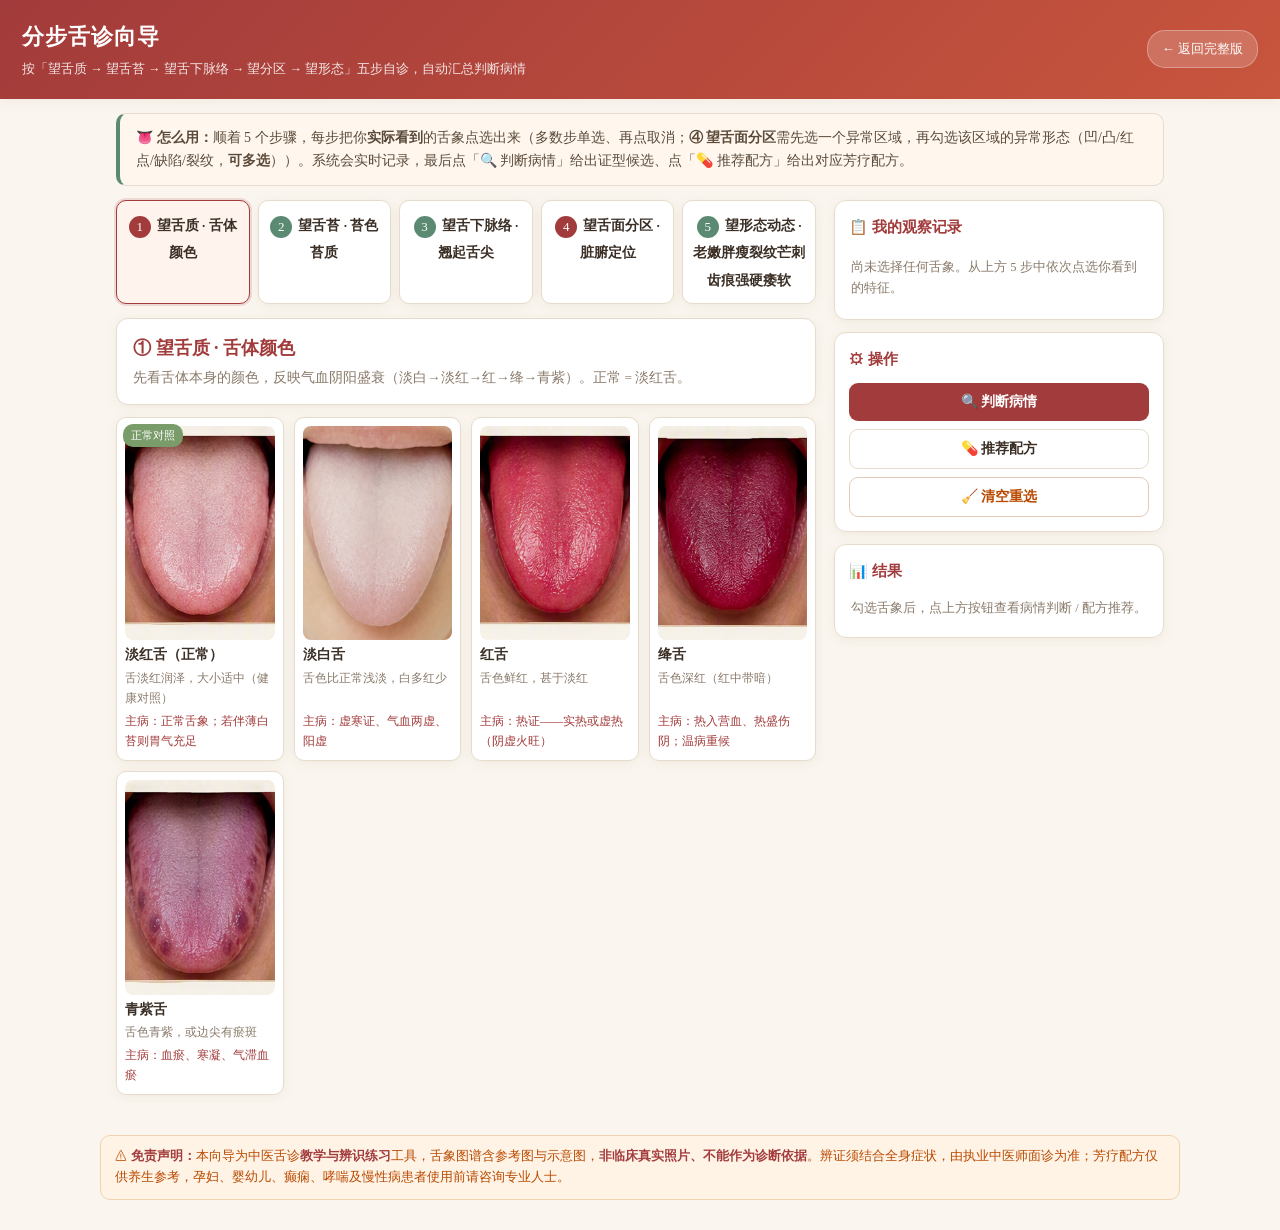
<file: tongue_wizard.html>
<!DOCTYPE html>
<html lang="zh-CN">
<head>
<meta charset="UTF-8">
<meta name="viewport" content="width=device-width,initial-scale=1.0">
<title>分步舌诊向导 · 中医芳香理疗</title>
<style>
:root{
  --accent:#a23b3b;
  --accent2:#5b8a72;
  --warn:#b94a00;
  --line:#e6dccd;
  --bg:#faf6ef;
  --ink:#3a2e25;
  --muted:#8a7a6a;
  --card:#fff;
  --shadow:0 2px 12px rgba(120,80,40,.08);
}
*{box-sizing:border-box}
html,body{margin:0;padding:0;background:var(--bg);color:var(--ink);font-family:-apple-system,"PingFang SC","Microsoft YaHei",serif;line-height:1.7}
a{color:var(--accent);text-decoration:none}
a:hover{text-decoration:underline}
header.top{position:relative;background:linear-gradient(135deg,#a23b3b,#c8553d);color:#fff;padding:18px 22px;box-shadow:var(--shadow)}
header.top h1{margin:0;font-size:22px;font-weight:700;letter-spacing:1px}
header.top .sub{font-size:12.5px;opacity:.88;margin-top:4px}
header.top .home{position:absolute;right:22px;top:50%;transform:translateY(-50%);background:rgba(255,255,255,.18);color:#fff;padding:7px 14px;border-radius:18px;font-size:13px;border:1px solid rgba(255,255,255,.3)}
header.top .home:hover{background:rgba(255,255,255,.3);text-decoration:none}

.intro{max-width:1080px;margin:14px auto 0;padding:0 16px}
.intro .box{background:#fff7ee;border:1px solid var(--line);border-left:4px solid var(--accent2);border-radius:10px;padding:12px 16px;font-size:14px;color:#5b4a3a}

.layout{max-width:1080px;margin:14px auto 40px;padding:0 16px;display:grid;grid-template-columns:1fr 330px;gap:18px;align-items:start}
@media(max-width:860px){ .layout{grid-template-columns:1fr} }

/* 步骤导航 */
.steps{display:flex;gap:8px;flex-wrap:wrap;margin-bottom:14px}
.stepbtn{flex:1 1 0;min-width:128px;cursor:pointer;border:1px solid var(--line);background:#fff;border-radius:10px;padding:10px 8px;text-align:center;transition:.15s;box-shadow:var(--shadow)}
.stepbtn .n{display:inline-flex;width:22px;height:22px;border-radius:50%;background:var(--accent2);color:#fff;font-size:13px;align-items:center;justify-content:center;margin-right:6px;vertical-align:middle}
.stepbtn .t{font-size:13.5px;font-weight:600;vertical-align:middle}
.stepbtn:hover{border-color:var(--accent2)}
.stepbtn.active{border-color:var(--accent);background:#fff3ee;box-shadow:0 0 0 2px rgba(162,59,59,.15)}
.stepbtn.active .n{background:var(--accent)}
.stepbtn.done .n{background:var(--accent)}

.step-head{background:#fff;border:1px solid var(--line);border-radius:12px;padding:14px 16px;box-shadow:var(--shadow);margin-bottom:12px}
.step-head:empty{display:none}
.step-head h2{margin:0 0 4px;font-size:18px;color:var(--accent)}
.step-head .guide{font-size:13.5px;color:var(--muted)}

.groups{display:flex;flex-direction:column;gap:14px}
.glabel{font-size:13px;font-weight:700;color:var(--accent2);margin:2px 0 6px;border-left:3px solid var(--accent2);padding-left:8px}

.cards{display:grid;grid-template-columns:repeat(auto-fill,minmax(150px,1fr));gap:10px}
.opt{cursor:pointer;background:#fff;border:1px solid var(--line);border-radius:10px;padding:8px 8px 9px;box-shadow:var(--shadow);transition:.15s;position:relative;display:flex;flex-direction:column}
.opt:hover{border-color:var(--accent2);background:#fdf8f1}
.opt.sel{background:#fff3e6;border-color:var(--accent);box-shadow:0 0 0 2px rgba(162,59,59,.22)}
.opt .check{position:absolute;top:7px;right:7px;width:18px;height:18px;border-radius:50%;border:2px solid var(--line);background:#fff;display:flex;align-items:center;justify-content:center;font-size:11px;color:transparent;transition:.15s;font-weight:700;line-height:1}
.opt:hover .check{border-color:var(--accent2)}
.opt.sel .check{background:var(--accent);border-color:var(--accent);color:#fff}
.opt .media{width:100%;aspect-ratio:220/315;background:#f3ece2;border-radius:8px;overflow:hidden;display:flex;align-items:center;justify-content:center}
.opt .media img{width:100%;height:100%;object-fit:cover;display:block}
.opt .media svg{width:100%;height:100%}
.opt .nm{font-size:13.5px;font-weight:700;margin-top:6px;line-height:1.35;padding-right:22px}
.opt .ds{font-size:12px;color:var(--muted);margin-top:3px;flex:1}
.opt .zb{font-size:11.5px;color:var(--accent);margin-top:4px}
.opt .badge{position:absolute;top:6px;left:6px;background:var(--accent2);color:#fff;font-size:11px;padding:2px 8px;border-radius:10px}
.opt.normal .badge{background:#7a9b6a}
.opt .selbadge{display:inline-block;background:var(--accent);color:#fff;font-size:11px;padding:2px 8px;border-radius:10px;font-weight:700;margin-bottom:5px;box-shadow:0 1px 3px rgba(0,0,0,.10);align-self:flex-start}

.regionmap{display:grid;grid-template-columns:1fr 1.15fr;gap:12px;background:#fff;border:1px solid var(--line);border-radius:12px;padding:12px;box-shadow:var(--shadow);margin-bottom:12px;align-items:stretch}
.regionmap .rmimg{background:#fbf6ee;border-radius:10px;padding:6px;display:flex;align-items:center;justify-content:center;line-height:0;border:1px solid #f1e8d4}
.regionmap .rmimg img{max-width:100%;max-height:280px;width:auto;height:auto;display:block;border-radius:6px}
.regionmap .regioncap{font-size:12.5px;color:var(--ink);font-weight:600;line-height:1.6;display:flex;flex-direction:column;gap:4px;padding:2px 4px}
.regionmap .regioncap .title{font-size:13.5px;color:var(--accent);font-weight:700;display:flex;align-items:center;gap:6px}
.regionmap .regioncap .lead{font-size:11.5px;color:var(--ink);font-weight:500;margin-top:3px}
.regionmap .regioncap .sub{font-size:11.5px;color:var(--muted);font-weight:400;line-height:1.55}
.regionmap .regioncap ol{margin:4px 0 0;padding-left:0;list-style:none;counter-reset:qu;display:grid;grid-template-columns:1fr 1fr;gap:3px 8px}
.regionmap .regioncap ol li{counter-increment:qu;font-size:11.5px;color:var(--ink);font-weight:500;line-height:1.5;display:flex;gap:5px;align-items:baseline}
.regionmap .regioncap ol li::before{content:counter(qu);flex:0 0 18px;height:18px;border-radius:50%;background:var(--accent);color:#fff;font-size:10.5px;font-weight:700;display:inline-flex;align-items:center;justify-content:center}
.regionmap .regioncap .tip{margin-top:6px;padding:5px 8px;background:#fff5ec;border-left:3px solid var(--accent2);border-radius:0 6px 6px 0;font-size:11px;color:var(--muted);font-weight:400;line-height:1.5}
.regionmap .count{font-size:11px;color:var(--accent);font-weight:700;background:#fff3e6;padding:1px 8px;border-radius:9px;margin-left:6px}

.quprogress{margin:0 0 8px;padding:6px 10px;background:#faf6ef;border-radius:8px;font-size:12.5px;color:var(--muted);display:flex;align-items:center;gap:8px;flex-wrap:wrap}
.quprogress .dot{display:inline-block;width:8px;height:8px;border-radius:50%;background:var(--accent)}

/* ④ 大区卡片内嵌的 5 形态 chip（始终可见） */
.optchips{display:flex;flex-wrap:wrap;gap:4px;margin-top:7px;padding-top:6px;border-top:1px dashed #e7d8c0}
.optchip{cursor:pointer;background:#fff;border:1px solid var(--line);border-radius:6px;padding:3px 8px;font-size:11.5px;transition:.12s;color:var(--ink);font-family:inherit;font-weight:600;line-height:1.3;display:inline-flex;align-items:center;gap:3px}
.optchip:hover{border-color:var(--accent2);background:#fbf6ee;color:var(--accent2)}
.optchip.sel{background:var(--accent);color:#fff;border-color:var(--accent);font-weight:700;box-shadow:0 1px 4px rgba(162,59,59,.28)}
.optchip .ic{font-size:12px;line-height:1}
.disease{margin-top:6px;padding:8px 10px;background:#fff5ec;border:1px solid #e7d8c0;border-radius:8px;font-size:11.5px;line-height:1.55}
.disease .dn{display:block;font-weight:700;color:var(--accent);font-size:13px;margin-bottom:2px}
.disease .ds{display:block;color:var(--ink);font-size:11.5px}
.disease .ds b{color:var(--accent2);font-weight:600}
.disease .extra{display:block;color:var(--muted);font-size:10.5px;margin-top:3px;line-height:1.45;background:#fbf3e8;padding:3px 6px;border-radius:4px}

/* 侧栏 */
.sidebar{position:sticky;top:14px;display:flex;flex-direction:column;gap:12px}
.panel{background:#fff;border:1px solid var(--line);border-radius:12px;padding:14px;box-shadow:var(--shadow)}
.panel h3{margin:0 0 10px;font-size:15px;color:var(--accent);display:flex;align-items:center;gap:6px}
.record{display:flex;flex-direction:column;gap:8px;max-height:300px;overflow:auto}
.rec-item{background:#faf6ef;border:1px solid var(--line);border-radius:8px;padding:7px 9px;font-size:12.5px}
.rec-item .step{color:var(--accent2);font-weight:700;font-size:11.5px}
.rec-item .lab{font-weight:600}
.rec-item .x{float:right;color:var(--muted);cursor:pointer;font-weight:700}
.rec-empty{color:var(--muted);font-size:12.5px;padding:6px 2px}
.actions{display:flex;flex-direction:column;gap:8px}
.btn{cursor:pointer;border:none;border-radius:9px;padding:10px 12px;font-size:14px;font-weight:600;font-family:inherit}
.btn.primary{background:var(--accent);color:#fff}
.btn.primary:hover{background:#8c2f2f}
.btn.ghost{background:#fff;border:1px solid var(--line);color:var(--ink)}
.btn.ghost:hover{border-color:var(--accent2)}
.btn.warn{background:#fff;border:1px solid #e7c9b8;color:var(--warn)}
.btn.warn:hover{background:#fdf1e9}

.result{display:flex;flex-direction:column;gap:10px}
.zheng{border:1px solid var(--line);border-left:4px solid var(--accent);border-radius:8px;padding:9px 11px;background:#fffaf4}
.zheng .name{font-weight:700;color:var(--accent)}
.zheng .note{font-size:12px;color:var(--muted)}
.zheng .ev{font-size:12px;color:#5b4a3a;margin-top:3px}
.zheng .ev b{color:var(--accent2)}
.empty{color:var(--muted);font-size:12.5px;padding:4px 2px}
.fcard{border:1px solid var(--line);border-radius:9px;padding:10px 12px;background:#fff}
.fcard h4{margin:0 0 4px;font-size:14px;color:var(--ink)}
.fcard .meta{font-size:11.5px;color:var(--muted);margin-bottom:4px}
.fcard .meta .badge{background:var(--accent2);color:#fff;padding:1px 7px;border-radius:9px;margin-right:5px}
.fcard .oils{font-size:12.5px;color:#5b4a3a}
.fcard .sym{font-size:11.5px;color:var(--muted)}

.chipsbar{margin-top:10px;padding:8px 12px;background:#fff;border:1px dashed var(--accent2);border-radius:9px}
.chipsbar .ql{font-size:13px;font-weight:700;color:var(--accent2);margin-bottom:5px;display:flex;align-items:center;gap:6px;flex-wrap:wrap}
.chipsbar .ql b{color:var(--accent)}
.chipsbar .hint{font-size:12px;color:var(--muted);margin-bottom:10px}
.chipsbar .hintmini{font-weight:400;color:var(--muted);font-size:11px;margin-left:6px;padding:1px 7px;background:#fbf3e8;border-radius:8px}
.chips{display:flex;gap:8px;flex-wrap:wrap}
.chip{cursor:pointer;background:#fff;border:1px solid var(--line);border-radius:18px;padding:7px 14px;font-size:13px;transition:.15s;display:inline-flex;align-items:center;gap:5px;color:var(--ink);font-family:inherit}
.chip:hover{border-color:var(--accent2);background:#fbf6ee}
.chip.sel{background:var(--accent);color:#fff;border-color:var(--accent);font-weight:600}
.chip .ic{font-size:15px}
.chip.hasimg{padding:7px 12px 7px 8px}
.chip .thb{width:30px;height:30px;border-radius:8px;overflow:hidden;flex:0 0 auto;border:1px solid var(--line);background:#f6f1e8}
.chip .thb img{width:100%;height:100%;object-fit:cover;display:block}
.chip.sel .thb{border-color:#fff}

.interp{margin-top:10px;padding:8px 12px;background:#fff7ee;border-left:3px solid var(--accent);border-radius:6px;font-size:12.5px;color:#5b4a3a}
.interp b{color:var(--accent)}

.disclaimer{background:#fff3e6;border:1px solid #f0d3b0;border-radius:10px;padding:10px 14px;font-size:12.5px;color:var(--warn);max-width:1080px;margin:0 auto 30px}
.disclaimer b{color:var(--accent)}
</style>
</head>
<body>
<header class="top">
  <h1>分步舌诊向导</h1>
  <div class="sub">按「望舌质 → 望舌苔 → 望舌下脉络 → 望分区 → 望形态」五步自诊，自动汇总判断病情</div>
  <a class="home" href="index.html">← 返回完整版</a>
</header>

<div class="intro">
  <div class="box">👅 <b>怎么用：</b>顺着 5 个步骤，每步把你<b>实际看到</b>的舌象点选出来（多数步单选、再点取消；<b>④ 望舌面分区</b>需先选一个异常区域，再勾选该区域的异常形态（凹/凸/红点/缺陷/裂纹，<b>可多选</b>））。系统会实时记录，最后点「🔍 判断病情」给出证型候选、点「💊 推荐配方」给出对应芳疗配方。</div>
</div>

<div class="layout">
  <main>
    <div class="steps" id="steps"></div>
    <div class="step-head" id="stepHead"></div>
    <div id="stepBody"></div>
  </main>

  <aside class="sidebar">
    <div class="panel">
      <h3>📋 我的观察记录</h3>
      <div class="record" id="record"></div>
    </div>
    <div class="panel">
      <h3>⚙ 操作</h3>
      <div class="actions">
        <button class="btn primary" onclick="runInfer()">🔍 判断病情</button>
        <button class="btn ghost" onclick="runRecommend()">💊 推荐配方</button>
        <button class="btn warn" onclick="clearAll()">🧹 清空重选</button>
      </div>
    </div>
    <div class="panel">
      <h3>📊 结果</h3>
      <div class="result" id="result"><div class="empty">勾选舌象后，点上方按钮查看病情判断 / 配方推荐。</div></div>
    </div>
  </aside>
</div>

<div class="disclaimer">
  ⚠ <b>免责声明：</b>本向导为中医舌诊<b>教学与辨识练习</b>工具，舌象图谱含参考图与示意图，<b>非临床真实照片、不能作为诊断依据</b>。辨证须结合全身症状，由执业中医师面诊为准；芳疗配方仅供养生参考，孕妇、婴幼儿、癫痫、哮喘及慢性病患者使用前请咨询专业人士。
</div>

<script src="data.js"></script>
<script>
/* ============ 数据准备 ============ */
var BASE = window.AROMA_BASE || {tongues:[],formulas:[]};
var TONGUES = BASE.tongues || [];
var FORMULAS = BASE.formulas || [];
var BY_NAME = {}; TONGUES.forEach(function(t){ BY_NAME[t.name]=t; });
var MAP_NAME_IMG = {}; TONGUES.forEach(function(t,i){ MAP_NAME_IMG[t.name]=(i+1); }); // 图片序号=数组下标+1

/* 舌图路径 */
function photo(idx){ return "tongues/tongue-"+("0"+idx).slice(-2)+".png"; }
function tongueImgOf(opt){
  var src;
  if(opt.imgPath) src=opt.imgPath;                              // 直接指定图片路径（如 tongues/正常.png / tongues/芒刺舌.png）
  else { var idx = opt.img!=null ? opt.img : (opt.name ? MAP_NAME_IMG[opt.name] : null); src = idx ? photo(idx) : null; }
  return src ? '<img src="'+src+'" alt="'+(opt.name||opt.label||"")+'" loading="lazy">' : '';
}

/* ============ SVG 示意图 ============ */
function svgSublingual(variant){
  var veinColor = variant==="xueyu" ? "#6b3b8f" : (variant==="qizhi" ? "#4a7a9b" : "#7a9bbf");
  var w = variant==="xueyu" ? 5 : (variant==="qizhi" ? 3.2 : 2.2);
  var d = "M100 96 C92 80 92 60 100 44";
  var d2 = "M100 96 C108 80 108 60 100 44";
  if(variant==="xueyu"){ d="M100 96 C84 82 112 70 94 56 C82 48 110 46 100 42"; d2="M100 96 C116 82 88 70 106 56 C118 48 90 46 100 42"; }
  else if(variant==="qizhi"){ d="M100 96 C90 80 110 64 100 46"; d2="M100 96 C110 80 90 64 100 46"; }
  var dots = variant==="xueyu" ? '<circle cx="94" cy="62" r="3.2" fill="#6b3b8f"/><circle cx="108" cy="68" r="2.6" fill="#6b3b8f"/>' : '';
  return '<svg viewBox="0 0 200 130">'+
    '<ellipse cx="100" cy="70" rx="72" ry="46" fill="#f3d8d4" stroke="#d9a7a0" stroke-width="1.5"/>'+
    '<path d="'+d+'" fill="none" stroke="'+veinColor+'" stroke-width="'+w+'" stroke-linecap="round"/>'+
    '<path d="'+d2+'" fill="none" stroke="'+veinColor+'" stroke-width="'+w+'" stroke-linecap="round"/>'+
    dots+'</svg>';
}
function svgRegions(){
  return '<svg viewBox="0 0 280 240">'+
    // 舌体
    '<ellipse cx="140" cy="120" rx="100" ry="100" fill="#f3d8d4" stroke="#d9a7a0" stroke-width="2"/>'+
    // 心脑区（舌尖）
    '<ellipse cx="140" cy="40" rx="32" ry="22" fill="rgba(162,59,59,.30)" stroke="rgba(162,59,59,.55)" stroke-width="1"/>'+
    '<text x="140" y="44" text-anchor="middle" font-size="12" fill="#7a1f1f" font-weight="700">心脑区</text>'+
    // 颈椎区（舌尖下）
    '<ellipse cx="140" cy="78" rx="30" ry="14" fill="rgba(91,138,114,.30)" stroke="rgba(91,138,114,.55)" stroke-width="1"/>'+
    '<text x="140" y="82" text-anchor="middle" font-size="11" fill="#2f5a3f" font-weight="700">颈椎区</text>'+
    // 肺区（舌前中）
    '<ellipse cx="140" cy="108" rx="24" ry="14" fill="rgba(74,122,155,.30)" stroke="rgba(74,122,155,.55)" stroke-width="1"/>'+
    '<text x="140" y="112" text-anchor="middle" font-size="11" fill="#1f4a66" font-weight="700">肺区</text>'+
    // 肩周区（舌前两侧）
    '<ellipse cx="48" cy="84" rx="20" ry="14" fill="rgba(227,196,82,.30)" stroke="rgba(180,140,40,.55)" stroke-width="1"/>'+
    '<ellipse cx="232" cy="84" rx="20" ry="14" fill="rgba(227,196,82,.30)" stroke="rgba(180,140,40,.55)" stroke-width="1"/>'+
    '<text x="48" y="88" text-anchor="middle" font-size="10" fill="#7a5b00" font-weight="700">肩周区</text>'+
    '<text x="232" y="88" text-anchor="middle" font-size="10" fill="#7a5b00" font-weight="700">肩周区</text>'+
    // 乳腺区（舌边前段）
    '<ellipse cx="40" cy="122" rx="18" ry="14" fill="rgba(180,100,140,.30)" stroke="rgba(140,70,110,.55)" stroke-width="1"/>'+
    '<ellipse cx="240" cy="122" rx="18" ry="14" fill="rgba(180,100,140,.30)" stroke="rgba(140,70,110,.55)" stroke-width="1"/>'+
    '<text x="40" y="126" text-anchor="middle" font-size="10" fill="#7a2f5a" font-weight="700">乳腺区</text>'+
    '<text x="240" y="126" text-anchor="middle" font-size="10" fill="#7a2f5a" font-weight="700">乳腺区</text>'+
    // 脾胃区（舌中）
    '<ellipse cx="140" cy="152" rx="36" ry="22" fill="rgba(200,140,40,.35)" stroke="rgba(160,100,20,.55)" stroke-width="1"/>'+
    '<text x="140" y="156" text-anchor="middle" font-size="12" fill="#5a3300" font-weight="700">脾胃区</text>'+
    // 肝区（舌边左中）
    '<ellipse cx="48" cy="162" rx="22" ry="18" fill="rgba(60,150,80,.30)" stroke="rgba(40,110,60,.55)" stroke-width="1"/>'+
    '<text x="48" y="166" text-anchor="middle" font-size="11" fill="#1f5a2f" font-weight="700">肝区</text>'+
    // 胆区（舌边右中）
    '<ellipse cx="232" cy="162" rx="22" ry="18" fill="rgba(220,200,40,.30)" stroke="rgba(180,150,20,.55)" stroke-width="1"/>'+
    '<text x="232" y="166" text-anchor="middle" font-size="11" fill="#665a00" font-weight="700">胆区</text>'+
    '</svg>';
}
function svgMangci(){
  return '<svg viewBox="0 0 200 130">'+
    '<ellipse cx="100" cy="70" rx="78" ry="48" fill="#ef9a96" stroke="#d97a76" stroke-width="1.5"/>'+
    '<g fill="#a23b3b">'+
    '<polygon points="70,58 76,44 82,58"/><polygon points="92,64 98,49 104,64"/><polygon points="114,58 120,44 126,58"/>'+
    '<polygon points="80,82 86,68 92,82"/><polygon points="104,84 110,70 116,84"/><polygon points="122,76 128,62 134,76"/>'+
    '</g></svg>';
}

/* 正常舌象示意图：淡红舌 + 薄白苔 + 润泽，大小适中、柔软灵活，无老嫩/齿痕/裂纹/芒刺/瘀点
   （用于 ②薄白苔正常、④分部正常、⑤正常舌形 三处的「正常对照」金标准） */
function svgNormal(){
  return '<svg viewBox="0 0 200 130">'+
    '<ellipse cx="100" cy="70" rx="74" ry="46" fill="#f6c9c2" stroke="#d99a93" stroke-width="1.5"/>'+
    '<ellipse cx="100" cy="66" rx="68" ry="40" fill="#ffffff" fill-opacity="0.32"/>'+
    '<path d="M100 96 L100 44" stroke="#e8b8b0" stroke-width="0.8" fill="none" opacity="0.55"/>'+
    '<ellipse cx="80" cy="58" rx="18" ry="6" fill="#ffffff" fill-opacity="0.38"/>'+
    '<ellipse cx="120" cy="80" rx="14" ry="4" fill="#ffffff" fill-opacity="0.25"/>'+
    '</svg>';
}

/* ============ 五步定义 ============ */
var STEPS = [
  { key:"qi", title:"① 望舌质 · 舌体颜色", sub:"先看舌体本身的颜色，反映气血阴阳盛衰（淡白→淡红→红→绛→青紫）。正常 = 淡红舌。",
    options:[
      {name:"淡红舌（正常）", label:"淡红舌（正常）", normal:true},
      {name:"淡白舌", label:"淡白舌"},
      {name:"红舌", label:"红舌"},
      {name:"绛舌", label:"绛舌"},
      {name:"青紫舌", label:"青紫舌"}
    ]},
  { key:"tai", title:"② 望舌苔 · 苔色苔质", sub:"看舌面苔的颜色、厚薄、润燥与质地。正常舌苔 = 薄白苔（淡红舌面上一层薄白、润泽）。",
    options:[
      {key:"normal", label:"薄白苔（正常）", normal:true, img:2, desc:"淡红舌面上均匀薄白一层，干湿适中、润泽有津，为胃气充足之象", tags:["正常","薄白","胃气","健康"]},
      {name:"厚苔", label:"厚苔"},
      {name:"燥苔", label:"燥苔"},
      {name:"黄苔", label:"黄苔"},
      {name:"灰黑苔", label:"灰黑苔"},
      {name:"腻苔", label:"腻苔"},
      {name:"剥苔（花剥）", label:"剥苔（花剥）"}
    ]},
  { key:"mai", title:"③ 望舌下脉络 · 翘起舌尖", sub:"翘起舌尖，观察舌下两条青筋的形色，判断瘀血、气滞。",
    options:[
      {key:"normal", label:"正常脉络", normal:true, imgPath:"tongues/正常.png", desc:"舌下两条淡红/青色细静脉，无迂曲、无瘀点", tags:[]},
      {key:"xueyu", label:"瘀血", imgPath:"tongues/舌下淤血.png", desc:"青紫、粗张、迂曲，或有瘀血点/结节", tags:["血瘀","青紫","瘀斑","刺痛","经闭"]},
      {key:"qizhi", label:"气滞", imgPath:"tongues/气滞.png", desc:"青色、略张、欠畅，但无明显瘀点", tags:["气滞","肝郁","胀闷"]}
    ]},
  { key:"qu", title:"④ 望舌面分区 · 脏腑定位", sub:"8 大区可多选（最多 8 个）；每张卡片下方选 1 个观察到的特征（单选，再点取消），选中即显示具体病情与常见症状。",
    regionMapImg:"tongues/舌面对应脏腑.jpg",
    options:[
      {key:"xinnao",  label:"心脑区（舌尖·心/脑）",   noMedia:true, desc:"舌尖区域 → 心脑；舌形凹/凸/缺损/红点/裂纹",
        observations:[
          {key:"aoxian",  label:"舌形凹",    disease:"供血不足", symptom:"主症：头晕脑胀、记忆力差；兼症：注意力不集中、面色苍白、心悸、气短、乏力、月经量少、指甲色淡、易疲劳", tags:["供血不足","头晕","记忆力","凹陷","气血不足","虚"]},
          {key:"tuqi",    label:"舌形凸起",  disease:"心气郁滞", symptom:"主症：心烦、胸闷、舌尖胀满；兼症：易怒、口苦、失眠、叹气、急躁、口腔溃疡", tags:["心气郁","凸起","胸闷","烦躁","气滞"]},
          {key:"quexian", label:"舌尖缺损",  disease:"气血不足", symptom:"主症：胸闷、心慌；兼症：气短、乏力、面色无华、头晕目眩、月经量少、易感冒、失眠多梦", tags:["气血不足","胸闷","心慌","缺损","虚"]},
          {key:"hongdian",label:"舌质红点",  disease:"心火（舌尖红点）", symptom:"主症：心烦、口舌生疮、舌尖红点；兼症：失眠、小便黄、易怒、口腔溃疡、心悸", tags:["心火","舌尖红点","红点","心烦","热"]},
          {key:"liewen", label:"舌质裂纹",  disease:"心阴不足", symptom:"主症：心悸失眠、口干；兼症：健忘、多梦、心烦、盗汗、手足心热、舌尖干", tags:["心阴虚","裂纹","心悸","失眠","阴虚"]}
        ]},
      {key:"jingzhui",label:"颈椎区（舌尖下·颈椎）", noMedia:true, desc:"舌尖下 → 颈椎；舌形凹/舌形凸",
        observations:[
          {key:"aoxian", label:"舌形凹",     disease:"颈椎变形",         symptom:"主症：颈椎僵硬、颈部不适；兼症：抬头困难、上肢麻木、头晕、头痛、肩颈酸痛、富贵包、手指发麻", tags:["颈椎变形","凹陷"]},
          {key:"tuqi",   label:"舌形凸",     disease:"颈椎变形或富贵包", symptom:"主症：颈后凸起、富贵包；兼症：颈椎前倾、头晕、头痛、上肢麻木、肩颈沉重、头晕目眩", tags:["颈椎变形","富贵包","凸起","气滞"]}
        ]},
      {key:"jianzhou",label:"肩周区（舌前两侧·肩/周）", noMedia:true, desc:"舌前两侧 → 肩周；舌质红点/舌形缺损",
        observations:[
          {key:"hongdian",label:"舌质红点",   disease:"肩周淤堵", symptom:"主症：发紧、疼痛、活动受限；兼症：上肢麻木、夜间加重、肩部怕冷、抬举困难、肩部沉重", tags:["肩周","瘀堵","发紧","红点","血瘀"]},
          {key:"quexian", label:"舌形缺损",   disease:"气机不畅", symptom:"主症：酸胀、活动无力；兼症：抬举困难、肩部怕风、情绪抑郁、胸闷叹气", tags:["气机不畅","酸胀","缺损","气滞"]}
        ]},
      {key:"ruxian",  label:"乳腺区（舌边前段·乳）",  noMedia:true, desc:"舌边前段 → 乳腺；舌质红点/舌形凹陷",
        observations:[
          {key:"hongdian",label:"舌质红点",   disease:"乳腺增生", symptom:"主症：胀痛、经前加重、乳房肿块；兼症：胸闷、月经不调、易怒、情绪抑郁、乳头溢液", tags:["乳腺","乳腺增生","红点","血瘀","胀闷"]},
          {key:"aoxian",  label:"舌形凹陷",   disease:"气血不足", symptom:"主症：胸下垂、乳房松弛；兼症：月经量少、面色无华、易疲劳、指甲色淡、头晕眼花", tags:["气血不足","胸下垂","凹陷","虚"]}
        ]},
      {key:"piwei",   label:"脾胃区（舌中·脾/胃）",  noMedia:true, desc:"舌中 → 脾胃；舌形凹陷/凸起/裂纹/苔色",
        observations:[
          {key:"aoxian",      label:"舌形凹陷",        disease:"脾胃气虚",     symptom:"主症：食欲差、腹胀、饭后困倦；兼症：大便溏、面色萎黄、消瘦、乏力、容易疲倦", tags:["脾胃气虚","凹陷","脾虚","虚"]},
          {key:"tuqi",        label:"舌形凸起",        disease:"胃气滞",       symptom:"主症：积食、腹胀、打嗝；兼症：嗳气、胃部窜痛、反酸、恶心、饭后加重", tags:["胃气滞","积食","凸起","气滞"]},
          {key:"liewen",      label:"舌质裂纹",        disease:"胃阴不足",     symptom:"主症：口干、胃脘隐痛、饥不欲食；兼症：大便干、干呕、消瘦、舌中裂纹、手足心热", tags:["胃阴不足","裂纹","口干","阴虚"]},
          {key:"zhi_baitai",  label:"舌质白苔",        disease:"脾胃虚寒",     symptom:"主症：怕冷、腹部冷痛、喜温喜按；兼症：大便溏、四肢凉、面色白、完谷不化", tags:["脾胃虚寒","白苔","脾虚","虚寒"]},
          {key:"zhi_huangtai",label:"舌质黄苔",        disease:"积食",         symptom:"主症：口臭、腹胀、食欲差；兼症：嗳气、大便臭、舌苔厚腻、夜间磨牙、放屁多", tags:["积食","口臭","黄苔","苔黄","厚"]},
          {key:"zhi_huangni", label:"舌质黄腻苔",      disease:"积食、湿热",   symptom:"主症：痰浊、口苦、口臭、腹胀；兼症：大便黏、舌苔厚腻、恶心呕吐、食欲不振、身体困重", tags:["积食","湿热","痰浊","黄腻","厚腻"]}
        ]},
      {key:"fei",     label:"肺区（舌前中·肺）",     noMedia:true, desc:"舌前中 → 肺；凹陷/凸起/裂纹",
        observations:[
          {key:"aoxian", label:"舌形凹陷",   disease:"肺气不足",     symptom:"主症：免疫力差、易感冒、气短；兼症：乏力、自汗、说话无力、容易疲倦、容易过敏", tags:["肺气不足","免疫力","凹陷","虚","气短"]},
          {key:"tuqi",   label:"舌形凸起",   disease:"肺气滞",       symptom:"主症：胸闷咳嗽、呼吸不畅；兼症：胸部胀满、情绪抑郁、叹气、咽部异物感", tags:["肺气滞","胸闷","凸起","气滞"]},
          {key:"liewen", label:"舌质裂纹",   disease:"肺阴虚",       symptom:"主症：干咳、皮肤干、口干咽燥；兼症：夜间盗汗、手足心热、声音嘶哑、午后潮热", tags:["肺阴虚","干咳","裂纹","阴虚","口干"]}
        ]},
      {key:"gan",     label:"肝区（舌边左中·肝）",   noMedia:true, desc:"舌边左中 → 肝；舌质红点/舌形凹/凸",
        observations:[
          {key:"hongdian",label:"舌质红点",   disease:"肝胆解毒功能弱", symptom:"主症：易怒、口苦、长斑；兼症：皮肤暗沉、易疲倦、乳腺增生、月经不调、眼睛干涩", tags:["肝","解毒","红点","肝胆"]},
          {key:"aoxian",  label:"舌形凹陷",   disease:"肝血不足",       symptom:"主症：头晕眼花、面色萎黄、指甲色淡；兼症：肢体麻木、视物模糊、月经量少、易抽筋",
                                                                                                                                          extra:"孩子：注意力差、不长个；女子：月经量少、闭经；男子：阳痿、早泄；老人：易抽筋、肢体麻木",
                                                                                                                                          tags:["肝血不足","凹陷","血虚","月经量少","阳痿","抽筋","虚"]},
          {key:"tuqi",    label:"舌形凸起",   disease:"肝气郁结",       symptom:"主症：情志不畅、两胁胀痛；兼症：胸闷、叹气、烦躁、月经不调、经前乳房胀痛、咽部异物感", tags:["肝气郁结","凸起","情志","胀痛","气滞","肝郁"]},
          {key:"liewen",  label:"舌质裂纹",   disease:"肝阴血虚",       symptom:"主症：眼干涩、视物模糊、头晕；兼症：肢体麻木、皮肤干燥、月经量少、爪甲不荣、失眠", tags:["肝阴虚","裂纹","眼干","血虚","阴虚"]}
        ]},
      {key:"dan",     label:"胆区（舌边右中·胆）",   noMedia:true, desc:"舌边右中 → 胆；舌质红点/舌形凹/凸",
        observations:[
          {key:"hongdian",label:"舌质红点",   disease:"胆红素偏高",     symptom:"主症：眼白发黄、皮肤发黄、尿黄；兼症：口苦、消化差、易疲倦、皮肤瘙痒、大便灰白", tags:["胆红素","偏高","红点","肝胆"]},
          {key:"aoxian",  label:"舌形凹陷",   disease:"胆囊功能差",     symptom:"主症：消化油腻差、腹胀、口苦；兼症：嗳气、便溏、面色萎黄、恶心、右上腹不适", tags:["胆囊","功能差","凹陷","虚"]},
          {key:"tuqi",    label:"舌形凸起",   disease:"胆汁排泄异常",   symptom:"主症：右胁胀痛、嗳气、口苦；兼症：消化差、皮肤发黄、烦躁、恶心呕吐、大便不畅", tags:["胆汁","排泄异常","凸起","气滞"]}
        ]}
    ]},
  { key:"xing", title:"⑤ 望形态动态 · 老嫩胖瘦裂纹芒刺齿痕强硬痿软", sub:"最后看舌体形态与动态，反映邪正虚实、动静。正常 = 大小适中、柔软灵活。",
    options:[
      {key:"normal", label:"正常舌形", normal:true, img:2, desc:"舌体大小适中、柔软灵活，无老嫩/胖瘦/裂纹/齿痕/芒刺"},
      {name:"老舌", label:"老舌", desc:"舌体坚敛苍老，主实证、热证——常见发热、大便干结、口干、烦躁"},
      {name:"嫩舌", label:"嫩舌", desc:"舌体浮胖娇嫩，主虚证、虚寒——常见畏寒怕冷、易疲劳、气血不足"},
      {name:"胖大齿痕舌", label:"胖大齿痕舌", desc:"舌体胖大、边有齿痕，主脾虚水湿——常见水肿、腹胀、大便溏、身体困重"},
      {name:"瘦薄舌", label:"瘦薄舌", desc:"舌体瘦小而薄，主阴虚、血虚——常见消瘦、失眠多梦、心悸、手足心热"},
      {name:"裂纹舌", label:"裂纹舌", desc:"舌面有纵横裂纹，主阴虚伤津——常见口干、大便干、胃阴不足"},
      {name:"芒刺舌", imgPath:"tongues/芒刺舌.png", label:"芒刺舌", desc:"舌面红刺（菌状乳头红肿），主热盛——心火、胃热", tags:["热盛","心火","胃热","芒刺","红"]},
      {name:"强硬舌", label:"强硬舌", desc:"舌体强硬、转动不灵，主热闭风动——常见高热、神昏、中风先兆"},
      {name:"痿软舌", label:"痿软舌", desc:"舌体痿软无力，主阴虚、气血两虚——常见肢体无力、肌肉萎缩、久病体虚"},
      {name:"缩短舌", label:"缩短舌", imgPath:"tongues/缩短舌.png", desc:"舌体紧缩、不能伸长，无论虚证实证，皆为重症", tags:["缩短","紧缩","重症","痿软","虚","实"]}
    ]}
];

/* ============ 证型推断词典 ============ */
var ZHENG = [
  {name:"脾胃虚寒", tags:["脾虚","虚寒","阳虚","齿痕","胖大","白苔","舌淡","畏寒","乏力"], note:"温中健脾、散寒"},
  {name:"脾胃湿热（湿热中阻）", tags:["湿热","黄腻","苔黄","厚腻","厚","口苦","脘闷","胸闷"], note:"清热化湿"},
  {name:"肝胆湿热 / 肝郁化火", tags:["肝胆","肝郁","舌边红","口苦","苔黄","胀闷","易怒"], note:"疏肝利胆、清泄"},
  {name:"心火亢盛", tags:["心火","舌尖红","口疮","心烦","芒刺","口舌生疮"], note:"清心泻火"},
  {name:"阴虚火旺", tags:["阴虚","火旺","裂纹","少苔","红","绛","五心烦热","口干"], note:"滋阴降火"},
  {name:"血瘀（气滞血瘀）", tags:["血瘀","青紫","瘀斑","气滞","刺痛","经闭","面色暗"], note:"活血化瘀"},
  {name:"痰湿内阻", tags:["痰湿","腻","厚","胖大","齿痕","白苔","身重","腹胀"], note:"化痰祛湿"},
  {name:"气血两虚", tags:["气血两虚","痿软","瘦薄","乏力","血虚","气短","倦怠"], note:"益气养血"},
  {name:"实热 / 里热", tags:["热","实热","红","里热","厚","便秘","炎症"], note:"清热泻火"},
  {name:"表寒 / 风寒", tags:["寒","表","风寒","白苔","恶寒"], note:"解表散寒"}
];

/* ============ 状态 ============ */
var selection = {qi:null, tai:null, mai:null, qu:[], xing:null};  // qu 为多选数组（最多 8 个）
var quIssues = {};   // ④ 子选项：对象 {regionKey: subKey}，每个区最多选 1 个（单选）
var curStep = 0;

/* ============ HTML 转义 ============ */
function escapeHtml(s){
  return String(s==null?'':s).replace(/[&<>"']/g, function(c){
    return {'&':'&amp;','<':'&lt;','>':'&gt;','"':'&quot;',"'":'&#39;'}[c];
  });
}

function optKey(step, opt){ return opt.key || opt.name || opt.label; }

/* ============ 渲染步骤导航 ============ */
function renderSteps(){
  var box=document.getElementById("steps"); box.innerHTML="";
  STEPS.forEach(function(s,i){
    var b=document.createElement("div");
    b.className="stepbtn"+(i===curStep?" active":"")+(selection[s.key]!=null?" done":"");
    b.innerHTML='<span class="n">'+(i+1)+'</span><span class="t">'+s.title.replace(/^[①②③④⑤]\s*/,"")+'</span>';
    b.onclick=function(){ curStep=i; renderSteps(); renderStep(); };
    box.appendChild(b);
  });
}

/* ============ 渲染单步 ============ */
function renderStep(){
  var s=STEPS[curStep];
  // 步骤头：保留标题，去掉冗长 guide（步骤按钮已显示标题）；只 ④ 步隐藏整个 stepHead
  if(s.key==="qu"){
    document.getElementById("stepHead").innerHTML = "";
  } else {
    document.getElementById("stepHead").innerHTML='<h2>'+s.title+'</h2><div class="guide">'+s.sub+'</div>';
  }
  var body=document.getElementById("stepBody"); body.innerHTML="";

  if(s.regionMapImg){
    var rm=document.createElement("div"); rm.className="regionmap";
    rm.innerHTML='<div class="rmimg"><img src="'+s.regionMapImg+'" alt="舌面对应脏腑全息图" loading="lazy"></div>'+
      '<div class="regioncap">'+
        '<div class="title">📍 舌面分区 ↔ 身体全息图</div>'+
        '<div class="lead">从<b>舌尖</b>开始诊断（舌前 → 舌后，对应身体<span style="color:var(--accent);font-weight:700">上 → 下</span>）：</div>'+
        '<ol>'+
          '<li><span>舌尖区 · 心脑</span></li>'+
          '<li><span>舌尖下区 · 颈椎</span></li>'+
          '<li><span>舌前两侧 · 肩周</span></li>'+
          '<li><span>舌边前段 · 乳腺</span></li>'+
          '<li><span>舌前中 · 肺</span></li>'+
          '<li><span>舌中区 · 脾胃</span></li>'+
          '<li><span>舌边左中 · 肝</span></li>'+
          '<li><span>舌边右中 · 胆</span></li>'+
        '</ol>'+
        '<div class="tip">诊断顺序必<span style="color:var(--accent);font-weight:700">舌尖 → 舌根</span>依次排查，配合 ① 望舌色 ② 望舌苔 同参。8 大区最多选 8 个。</div>'+
'<div class="tip" style="background:#f7f0e4;border-left-color:#b98a2f;color:#6b5513;">📌 分区来源：舌尖心脑、舌中脾胃、舌边肝胆、舌根肾为<b>传统舌诊脏腑分候</b>；颈椎、肩周、乳腺、手等为<b>现代舌诊流派（舌面微诊法）观点</b>，非教科书主流，仅供参考。</div>'+
      '</div>';
    body.appendChild(rm);
  }

  // ④ 步：多选进度提示
  if(s.key==="qu"){
    var selArr = Array.isArray(selection.qu) ? selection.qu : [];
    var labels = selArr.map(function(k){
      var o = (s.options||[]).filter(function(x){ return x.key===k; })[0];
      if(!o) return k;
      var lab = o.label || '';
      return lab.replace(/^[^(（]*/,'').replace(/[（(].*[)）]/,'').trim() || lab;
    }).join(' · ');
    var pq = document.createElement("div"); pq.className="quprogress";
    pq.innerHTML = '<span class="dot"></span>已选 <b style="color:var(--accent)">' + selArr.length + '</b> / 8 个异常分区'
      + (selArr.length ? '：' + labels : '（点击下方 8 区任选，再点取消）');
    body.appendChild(pq);
  }

  if(s.groups){
    var wrap=document.createElement("div"); wrap.className="groups";
    s.groups.forEach(function(g){
      var lab=document.createElement("div"); lab.className="glabel"; lab.textContent=g.label; wrap.appendChild(lab);
      var grid=document.createElement("div"); grid.className="cards";
      g.opts.forEach(function(o){ grid.appendChild(optCard(s,o)); });
      wrap.appendChild(grid);
    });
    body.appendChild(wrap);
  } else {
    var grid=document.createElement("div"); grid.className="cards";
    s.options.forEach(function(o){ grid.appendChild(optCard(s,o)); });
    body.appendChild(grid);
  }
}

function optCard(s,o){
  var el=document.createElement("div");
  var key=optKey(s,o);
  // ④ 多选：判断是否在数组中；其余步：单值比对
  var sel;
  if(Array.isArray(selection[s.key])) sel = selection[s.key].indexOf(key)>=0;
  else sel = selection[s.key]===key;
  el.className="opt"+(sel?" sel":"")+(o.normal?" normal":"");
  // 媒体：noMedia=true 时不显示（如 ④ 大区）；按优先级：芒刺SVG > 正常金标准SVG > 舌下脉络SVG > 真实照片
  var media="";
  if(!o.noMedia){
    if(o.svg==="mangci") media=svgMangci();
    else if(o.svg==="normal") media=svgNormal();
    else if(s.svg && o.key) media=svgSublingual(o.key);
    else media=tongueImgOf(o);
  }
  // 文字
  var label=o.label||o.name;
  var t=BY_NAME[o.name];
  var ds = o.desc || (t? t.feel : "");
  var zb = (o.tags && o.tags.length) ? "" : (t? ("主病："+t.zhubing) : "");
  // ④ 大区且已选中：右下角显示「✓ 病情」小标
  var selBadge = "";
  if(sel && s.key==="qu" && quIssues[key]){
    var sub = (o.observations||[]).filter(function(x){return x.key===quIssues[key];})[0];
    if(sub) selBadge = '<span class="selbadge">💊 '+escapeHtml(sub.disease||sub.label)+'</span>';
  }
  // ④ 大区：每张卡片内置观察 chip（始终可见，单选）+ 选中后显示病情
  var inCardChips = "";
  var inDisease = "";
  if(s.key==="qu" && o.noMedia && o.observations){
    var curChip = quIssues[key];
    inCardChips = '<div class="optchips">' +
      o.observations.map(function(sub){
        return '<span class="optchip'+(curChip===sub.key?' sel':'')+'" data-sub="'+sub.key+'">'+
          escapeHtml(sub.label)+'</span>';
      }).join('') +
    '</div>';
    if(curChip){
      var curObs = (o.observations||[]).filter(function(x){return x.key===curChip;})[0];
      if(curObs){
        // 症状可能含「：」分组（如「主症：a、b；兼症：c、d」），否则直接「、」分段
        var symHtml = '';
        if(curObs.symptom){
          if(curObs.symptom.indexOf('：')>=0){
            symHtml = curObs.symptom.split(/[；;]/).map(function(part){
              var i = part.indexOf('：');
              if(i<0) return escapeHtml(part);
              return '<b>'+escapeHtml(part.slice(0,i))+'：</b>'+escapeHtml(part.slice(i+1));
            }).join('；');
          } else {
            // 多症状：把第一组当主症加粗，剩下的弱化
            var arr = curObs.symptom.split(/[、，]/);
            symHtml = arr.map(function(s,i){ return (i===0?'<b>'+escapeHtml(s)+'</b>':escapeHtml(s)); }).join('、');
          }
        }
        inDisease = '<div class="disease">'+
          '<span class="dn">💊 '+escapeHtml(curObs.disease)+'</span>'+
          (symHtml ? '<span class="ds">常见症状：'+symHtml+'</span>' : '')+
          (curObs.extra   ? '<span class="extra">⚠️ '+escapeHtml(curObs.extra)+'</span>' : '')+
        '</div>';
      }
    }
  }

  el.innerHTML = (o.normal?'<span class="badge">正常对照</span>':"") +
    // ④ 大区卡片右上角加勾选圆圈（不显示大图标）
    (s.key==="qu" && o.noMedia ? '<span class="check">✓</span>' : "") +
    (media?'<div class="media">'+media+'</div>':"") +
    '<div class="nm">'+label+'</div>' +
    (ds?'<div class="ds">'+ds+'</div>':"") +
    (zb?'<div class="zb">'+zb+'</div>':"") +
    inCardChips +
    inDisease +
    selBadge;
  el.onclick=function(ev){
    // 点在 chip 上时，由 chip 自己的 onclick 处理；阻止冒泡
    if(ev && ev.target && ev.target.classList && ev.target.classList.contains('optchip')) return;
    select(s.key,key);
  };
  // 给 chip 绑定点击：单选（再点取消），自动把区域加入 selection.qu
  if(inCardChips){
    el.querySelectorAll('.optchip').forEach(function(ch){
      ch.onclick = function(ev){
        ev.stopPropagation();
        var sk = ch.getAttribute('data-sub');
        setQuIssueAndRegion(key, sk);
      };
    });
  }
  return el;
}

/* ============ 选择：单步单选（除 ④ 步外）；④ 步为多选（数组）============ */
function select(stepKey,key){
  if(stepKey==="qu"){
    // ④ 8 大区：多选（最多 8 个），再点取消；取消时同步清掉该区子选项
    var arr = selection.qu || [];
    var idx = arr.indexOf(key);
    if(idx>=0){ arr.splice(idx,1); delete quIssues[key]; }
    else { if(arr.length>=8) return; arr.push(key); }
    selection.qu = arr;
  } else {
    selection[stepKey] = (selection[stepKey]===key ? null : key);
  }
  renderSteps(); renderStep(); renderRecord();
}

/* ============ ④ 子选项（每区单选）：再点取消 ============ */
function setQuIssue(regionKey, subKey){
  if(quIssues[regionKey]===subKey) delete quIssues[regionKey];
  else quIssues[regionKey] = subKey;
  renderStep(); renderRecord();
}

/* ============ ④ chip 直接驱动：点 chip = 选该区并设形态（再点取消）============ */
function setQuIssueAndRegion(regionKey, subKey){
  var arr = selection.qu || [];
  if(quIssues[regionKey]===subKey){
    // 再次点同一 chip：取消该区与形态
    var idx = arr.indexOf(regionKey);
    if(idx>=0) arr.splice(idx,1);
    delete quIssues[regionKey];
  } else {
    // 设形态，并把该区加入多选（上限 8）
    quIssues[regionKey] = subKey;
    if(arr.indexOf(regionKey)<0){
      if(arr.length>=8){ renderStep(); renderRecord(); return; }
      arr.push(regionKey);
    }
  }
  selection.qu = arr;
  renderSteps(); renderStep(); renderRecord();
}

/* ============ 记录面板 ============ */
function selectedList(){
  var out=[];
  STEPS.forEach(function(s){
    if(Array.isArray(selection[s.key])){
      // ④ 多选：每个被选区都生成一条记录
      var arr = selection[s.key];
      arr.forEach(function(key){
        var o = (s.options||[]).filter(function(x){return optKey(s,x)===key;})[0];
        if(!o) return;
        var label = o.label||o.name;
        var tags  = (o.tags||[]).slice();
        if(s.key==="qu" && quIssues[key]){
          var sub = (o.observations||[]).filter(function(x){return x.key===quIssues[key];})[0];
          if(sub){ tags = tags.concat(sub.tags||[]); label = label + " · 💊" + (sub.disease||sub.label); }
        }
        out.push({step:s.title, label:label, tags:tags, regionKey:key});
      });
    } else {
      var key=selection[s.key]; if(!key) return;
      var o = (s.options||[]).filter(function(x){return optKey(s,x)===key;})[0];
      if(!o && s.groups){ s.groups.forEach(function(g){ g.opts.forEach(function(x){ if(optKey(s,x)===key) o=x; }); }); }
      if(!o) return;
      var label=o.label||o.name;
      var tags = o.tags ? o.tags.slice() : ((BY_NAME[o.name]&&BY_NAME[o.name].tags)||[]);
      out.push({step:s.title, label:label, tags:tags});
    }
  });
  return out;
}

function renderRecord(){
  var box=document.getElementById("record");
  var list=selectedList();
  if(!list.length){ box.innerHTML='<div class="rec-empty">尚未选择任何舌象。从上方 5 步中依次点选你看到的特征。</div>'; return; }
  box.innerHTML="";
  list.forEach(function(it){
    var item=document.createElement("div"); item.className="rec-item";
    item.innerHTML='<span class="x" onclick="removeOne(\''+it.step+'\',\''+(it.label).replace(/'/g,"")+'\')">✕</span>'+
      '<div class="step">'+it.step.replace(/^[①②③④⑤]\s*/,"")+'</div><div class="lab">'+it.label+'</div>';
    box.appendChild(item);
  });
}
function removeOne(stepTitle,label){
  var s=STEPS.filter(function(x){return x.title===stepTitle;})[0]; if(!s) return;
  if(s.key==="qu"){
    // ④ 多选：label 形如「心脑区（舌尖·心/脑）」 或「心脑区（舌尖·心/脑） · 凹」
    var arr = selection.qu || [];
    var matchedKey = null;
    arr.forEach(function(rkey){
      var regOpt = (s.options||[]).filter(function(x){return optKey(s,x)===rkey;})[0];
      if(!regOpt) return;
      var rLabel = regOpt.label||regOpt.name;
      var sub = quIssues[rkey];
      var subLabel = sub ? (((regOpt.observations||[]).filter(function(x){return x.key===sub;})[0]||{}).disease||"") : "";
      var fullLabel = subLabel ? (rLabel + " · 💊" + subLabel) : rLabel;
      if(fullLabel===label || rLabel===label) matchedKey = rkey;
    });
    if(matchedKey){
      var idx = arr.indexOf(matchedKey);
      if(idx>=0) arr.splice(idx,1);
      delete quIssues[matchedKey];
      selection.qu = arr;
    }
  } else {
    var key=null;
    (s.options||[]).forEach(function(o){ if((o.label||o.name)===label) key=optKey(s,o); });
    if(s.groups){ s.groups.forEach(function(g){ g.opts.forEach(function(o){ if((o.label||o.name)===label) key=optKey(s,o); }); }); }
    if(key && selection[s.key]===key) selection[s.key]=null;
  }
  renderSteps(); renderStep(); renderRecord();
}

/* ============ 病情判断 ============ */
function runInfer(){
  var list=selectedList();
  var res=document.getElementById("result");
  if(!list.length){ res.innerHTML='<div class="empty">⚠ 请先在上方 5 步中点选舌象，再判断病情。</div>'; return; }
  // 证型评分
  var scored = ZHENG.map(function(z){
    var ev = list.filter(function(it){ return it.tags.some(function(t){ return z.tags.indexOf(t)>=0; }); });
    return {z:z, ev:ev, score:ev.length};
  }).filter(function(x){return x.score>0;}).sort(function(a,b){return b.score-a.score;});

  var html='<div class="empty" style="color:#5b4a3a;font-weight:700">共选 '+list.length+' 项观察，证型候选如下（按支持证据多少）：</div>';
  if(!scored.length){
    html+='<div class="empty">所选特征暂未匹配到典型证型，可补充更多舌象（如搭配舌色/苔色），或到「智能配方」直接输入症状。</div>';
  } else {
    scored.slice(0,4).forEach(function(x){
      var evNames = x.ev.map(function(e){return e.label;}).join("、");
      html+='<div class="zheng"><div class="name">'+x.z.name+'</div>'+
        '<div class="note">调理方向：'+x.z.note+'</div>'+
        '<div class="ev">支持舌象：<b>'+evNames+'</b>（'+x.score+' 项吻合）</div></div>';
    });
  }
  html+='<div class="empty" style="margin-top:6px">提示：证型为综合推断，供辨识参考；如需芳疗方案，点「💊 推荐配方」。</div>';
  res.innerHTML=html;
}

/* ============ 推荐配方（复用 data.js 配方） ============ */
function tokenize(q){
  q=(q||"").trim(); if(!q) return [];
  var cleaned=q.replace(/[，,、；;。.+\/\\|（）()【】\[\]""''：:]/g," ");
  return cleaned.split(/\s+/).filter(Boolean);
}
function scoreFormula(f,tokens){
  if(!tokens.length) return 1;
  var hay=[f.name,f.system,f.tcmPattern,f.constitution,(f.symptoms||[]).join(" "),
    (f.oils||[]).map(function(o){return o.name+" "+(o.role||"");}).join(" "), f.rationale||""].join(" ").toLowerCase();
  var score=0;
  tokens.forEach(function(t){ var tt=t.toLowerCase(); if(hay.indexOf(tt)>=0) score+=1;
    (f.symptoms||[]).forEach(function(s){ if(s.toLowerCase().indexOf(tt)>=0) score+=1; }); });
  return score;
}
function runRecommend(){
  var list=selectedList();
  var res=document.getElementById("result");
  if(!list.length){ res.innerHTML='<div class="empty">⚠ 请先点选舌象，再推荐配方。</div>'; return; }
  var toks=[]; list.forEach(function(it){ it.tags.forEach(function(t){ if(toks.indexOf(t)<0) toks.push(t); }); });
  var scored=FORMULAS.map(function(f){
    var s=scoreFormula(f,toks); return {f:f,s:s};
  }).filter(function(x){return x.s>0;}).sort(function(a,b){return b.s-a.s;});

  var html='';
  if(!scored.length){
    html='<div class="empty">没有命中所选舌象关键词的配方，可调整舌象组合，或到「我的库」补充对应配方。</div>';
  } else {
    html='<div class="empty" style="color:#5b4a3a;font-weight:700">共推荐 '+scored.length+' 条（按相关度，显示前 10）：</div>';
    scored.slice(0,10).forEach(function(x){
      var f=x.f;
      var oils=(f.oils||[]).map(function(o){return o.name;}).join("、");
      var sym=(f.symptoms||[]).slice(0,8).join("、");
      html+='<div class="fcard"><h4>'+f.name+'</h4>'+
        '<div class="meta"><span class="badge">'+(f.system||"")+'</span>'+(f.tcmPattern||"")+'</div>'+
        '<div class="oils">精油：'+oils+'</div>'+
        (sym?'<div class="sym">症状：'+sym+'</div>':"")+
        '<div class="sym" style="margin-top:4px"><a href="index.html" target="_blank">在完整版查看 ▸</a></div></div>';
    });
  }
  res.innerHTML=html;
}

function clearAll(){
  selection={qi:null, tai:null, mai:null, qu:[], xing:null};
  quIssues={};
  document.getElementById("result").innerHTML='<div class="empty">已清空。重新从 5 步中点选舌象。</div>';
  renderSteps(); renderStep(); renderRecord();
}

/* ============ 初始化 ============ */
renderSteps(); renderStep(); renderRecord();
</script>
</body>
</html>
</file>
